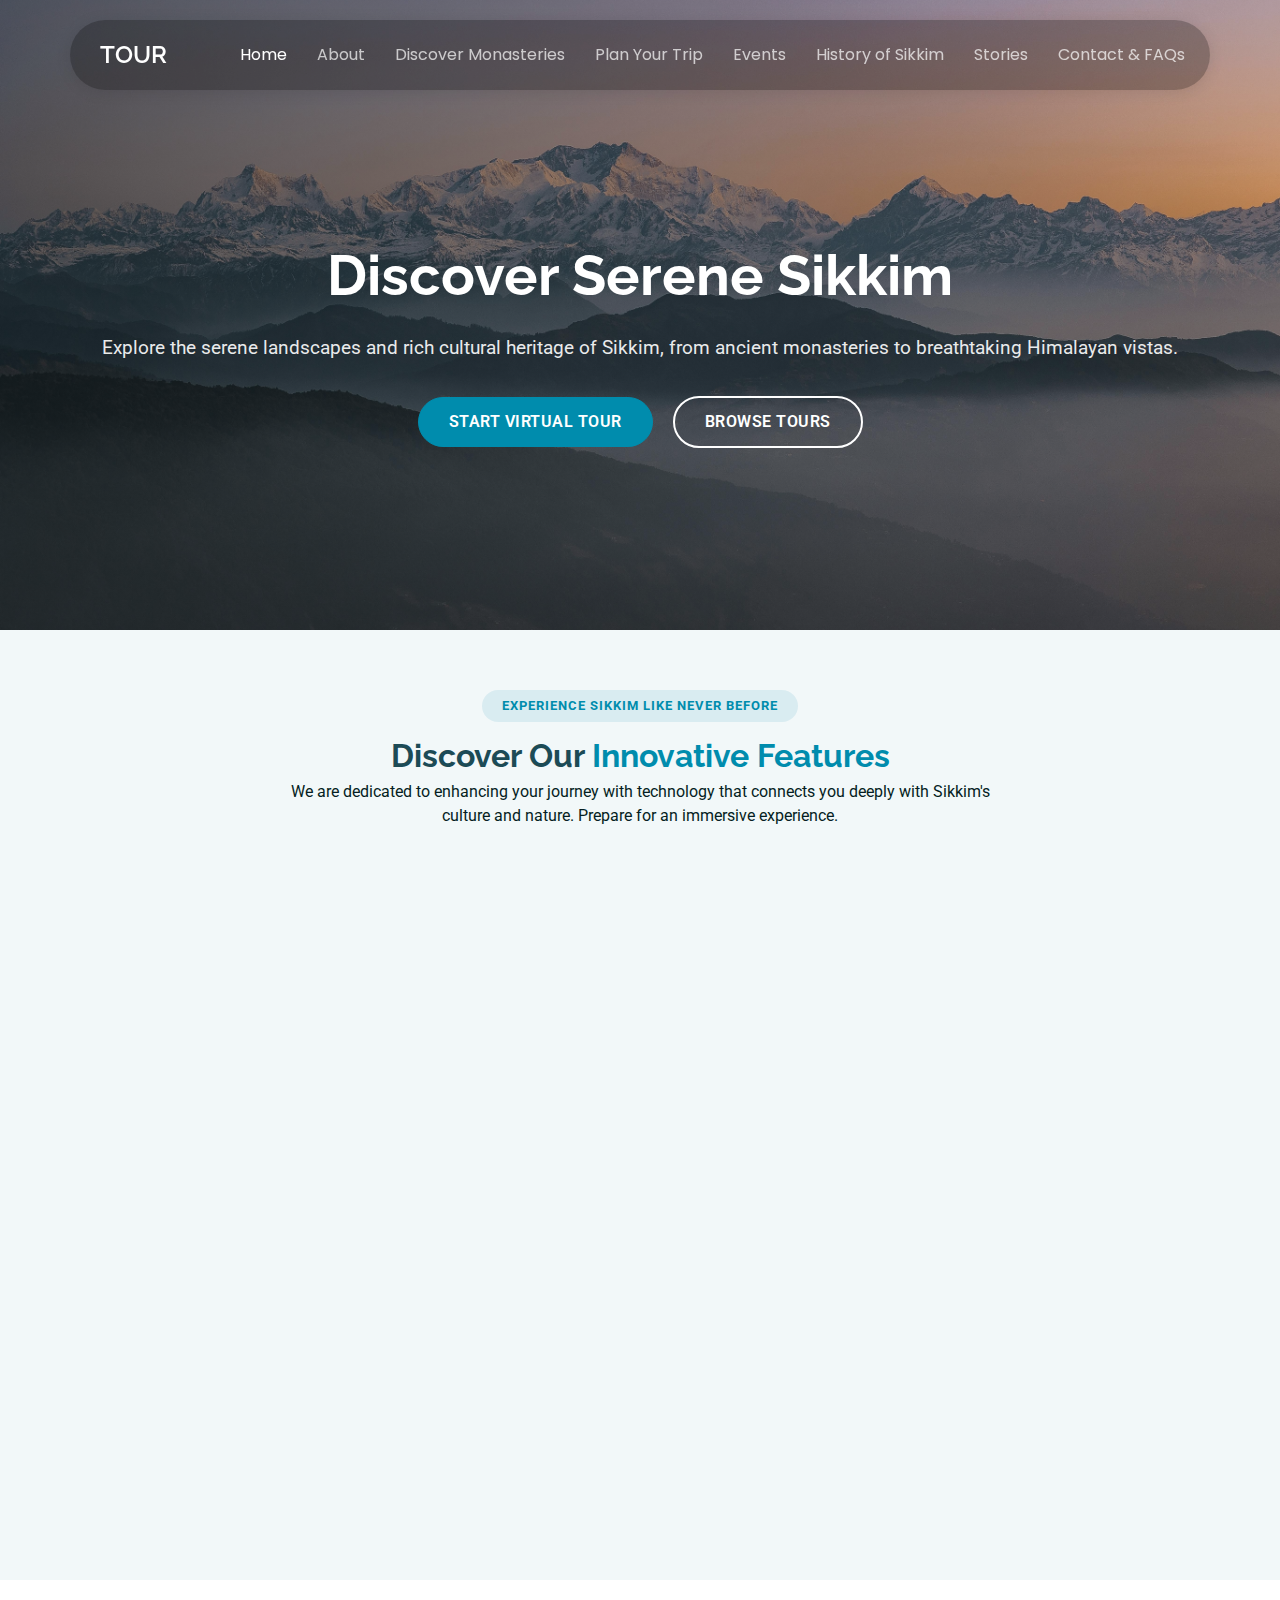
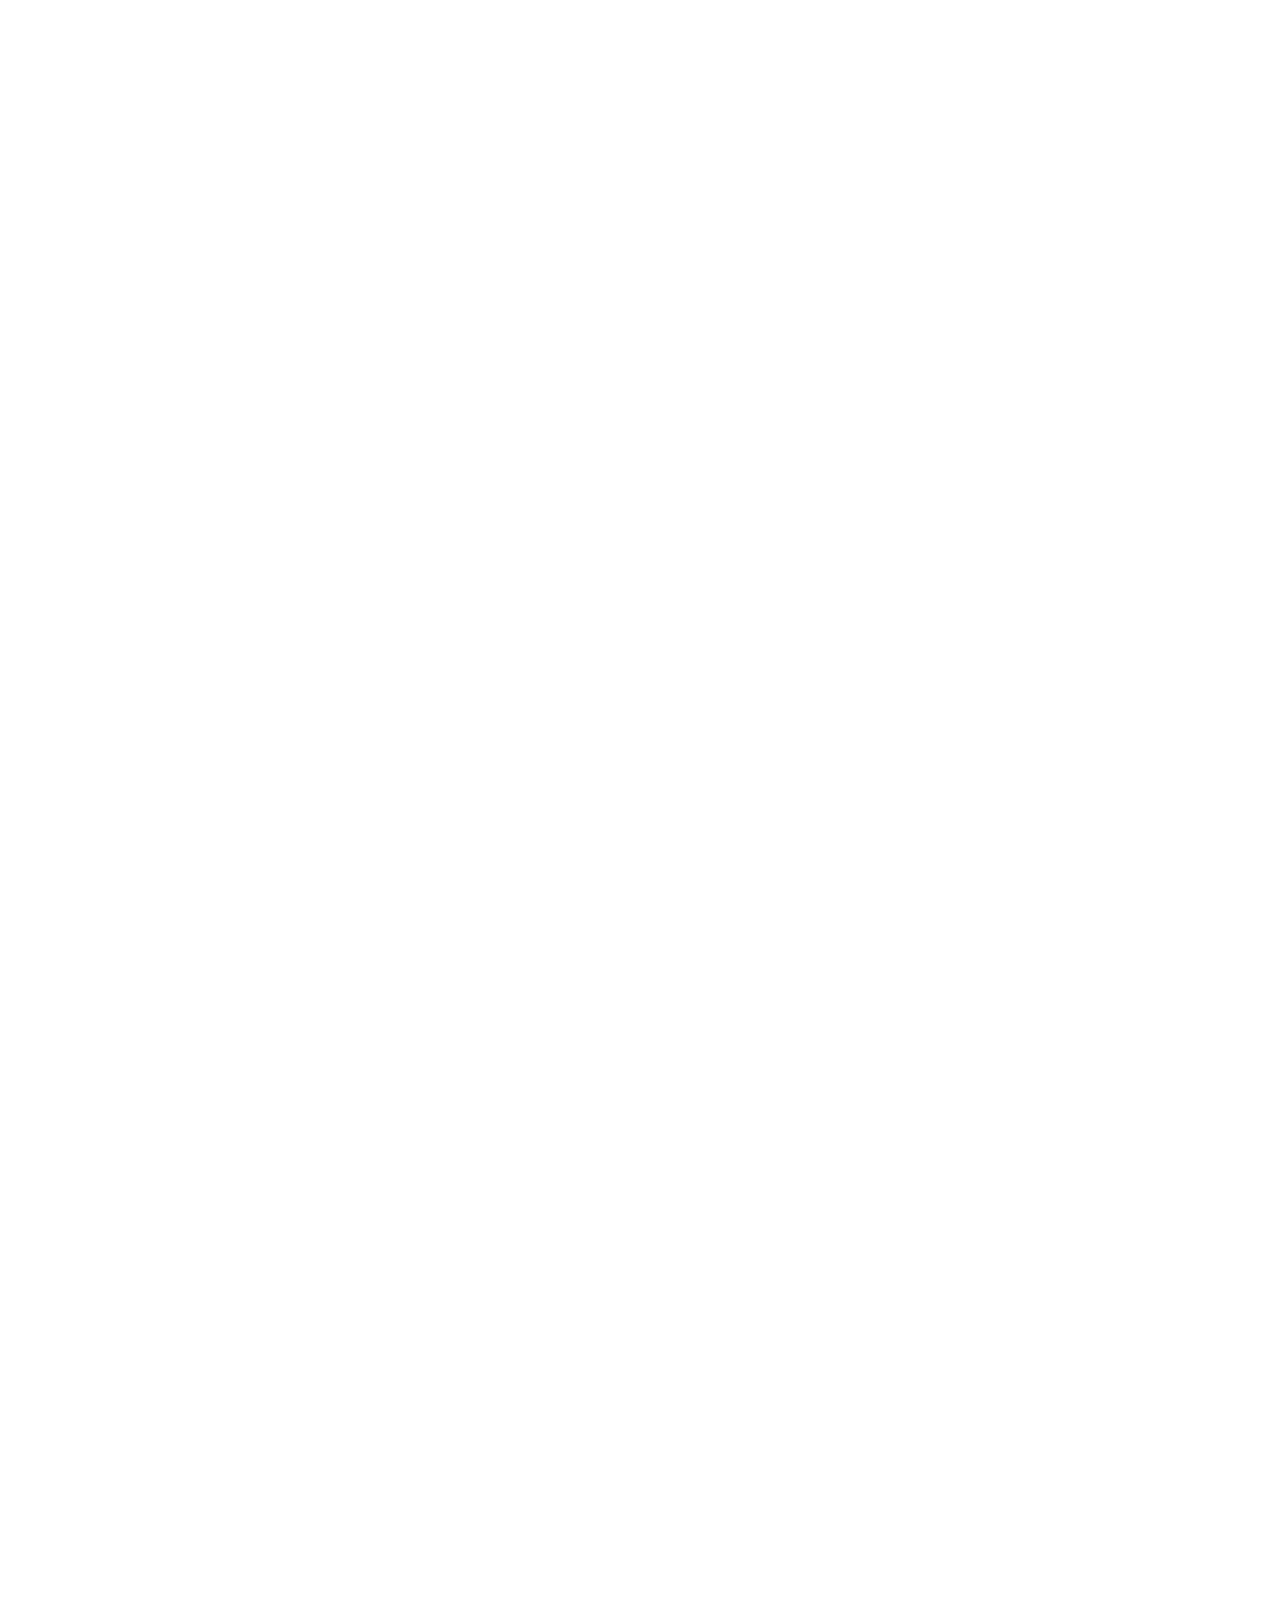
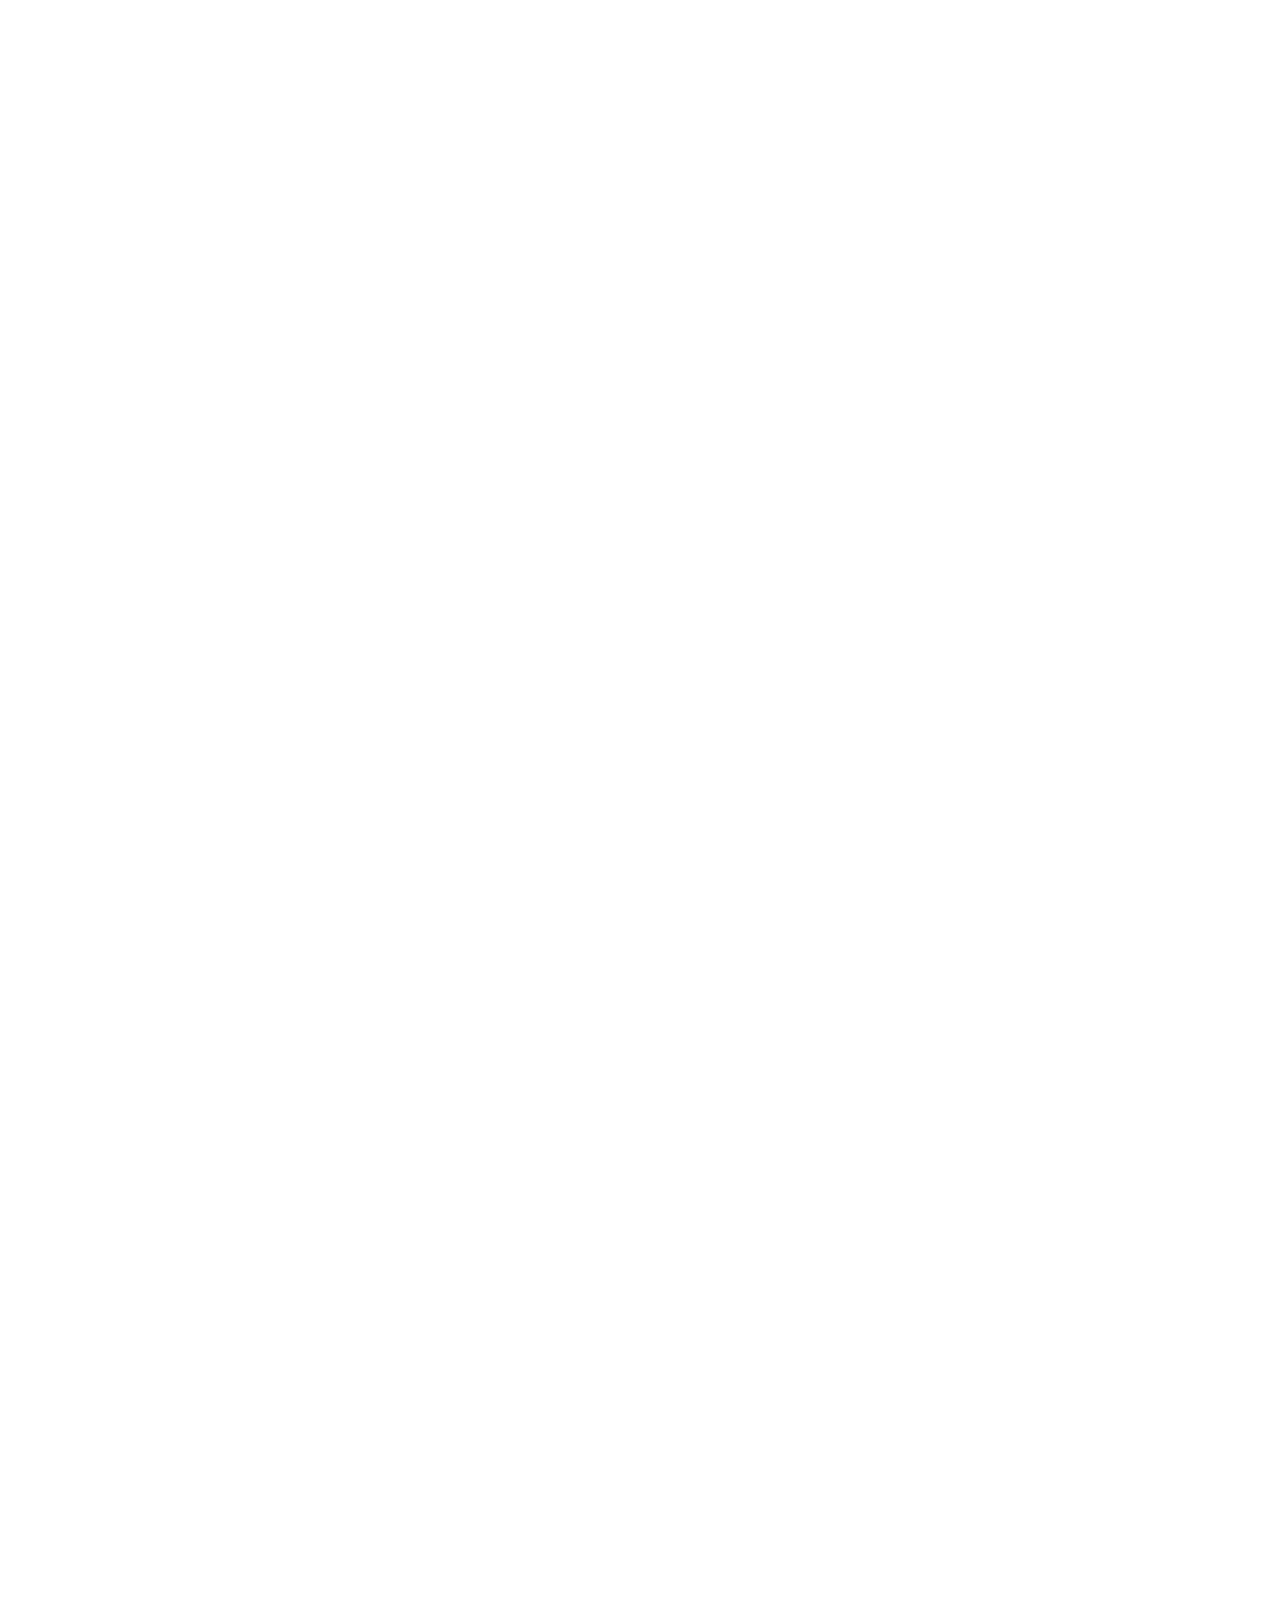
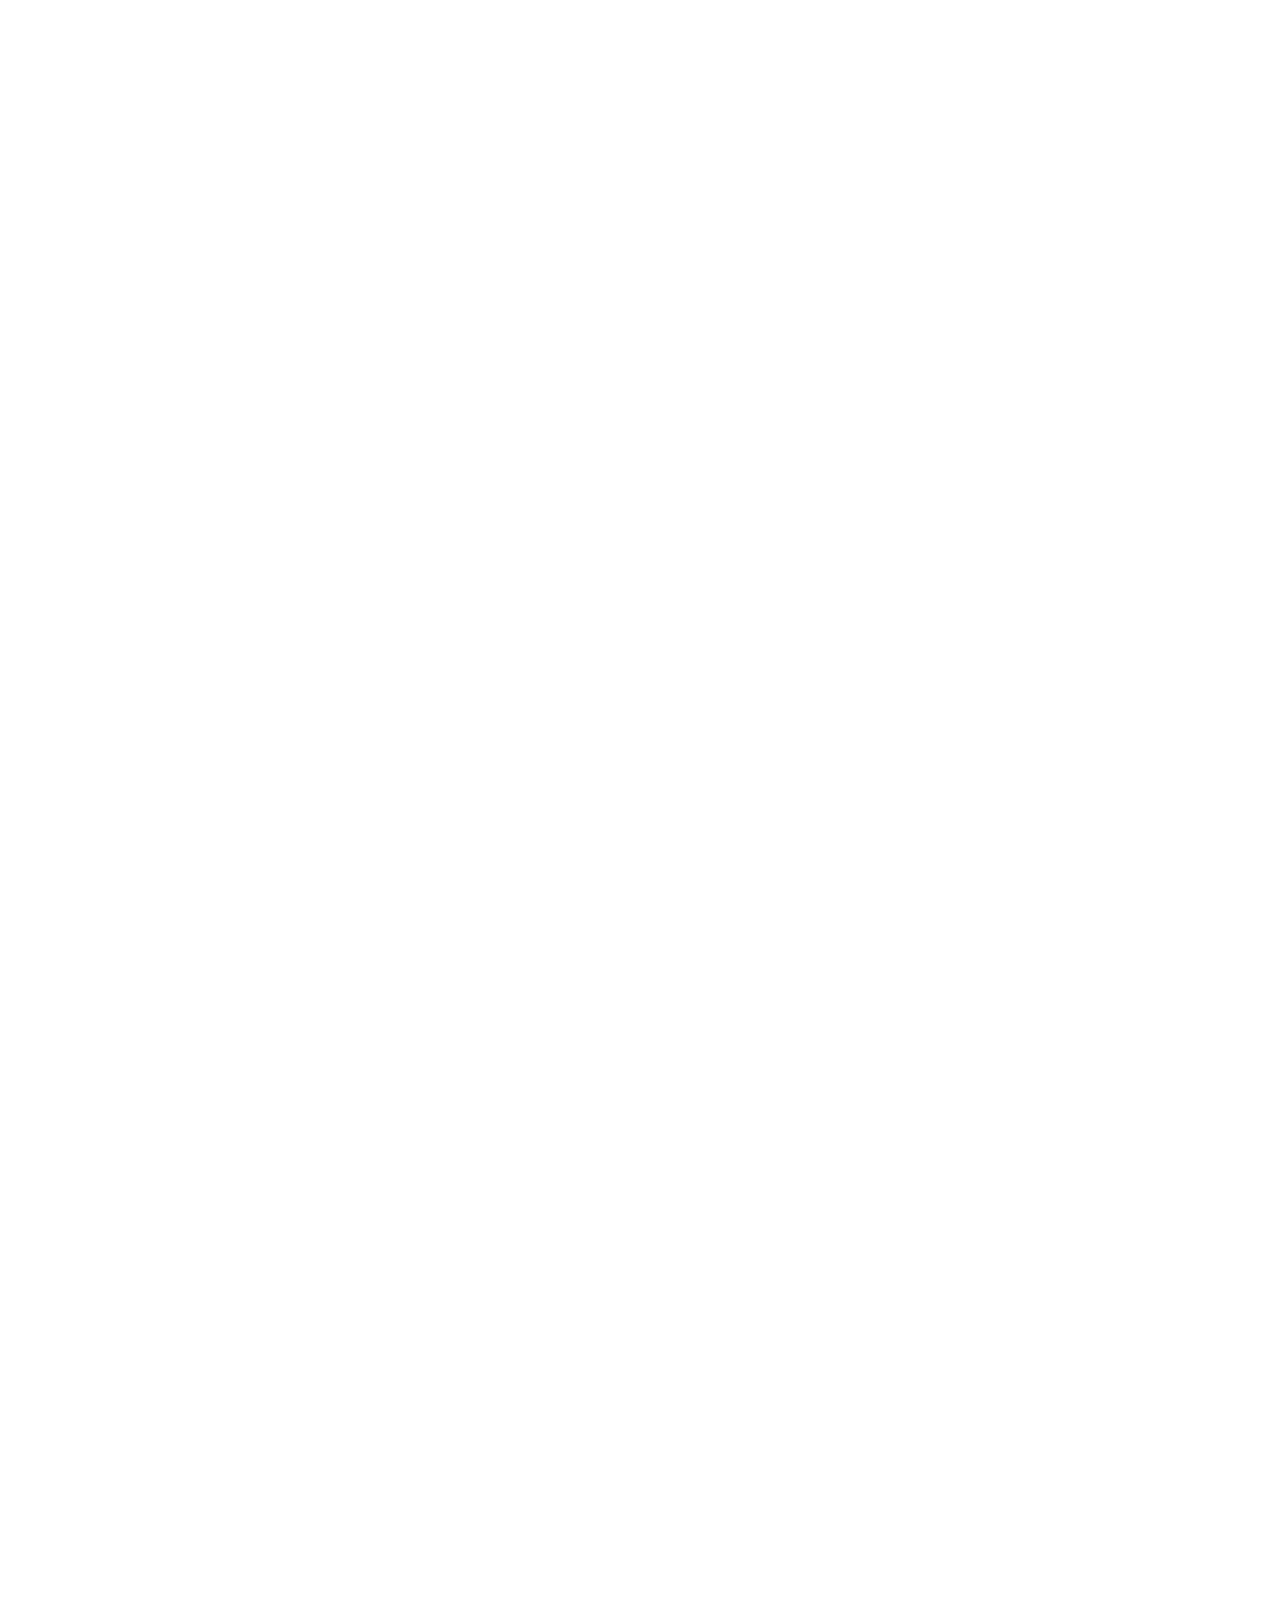
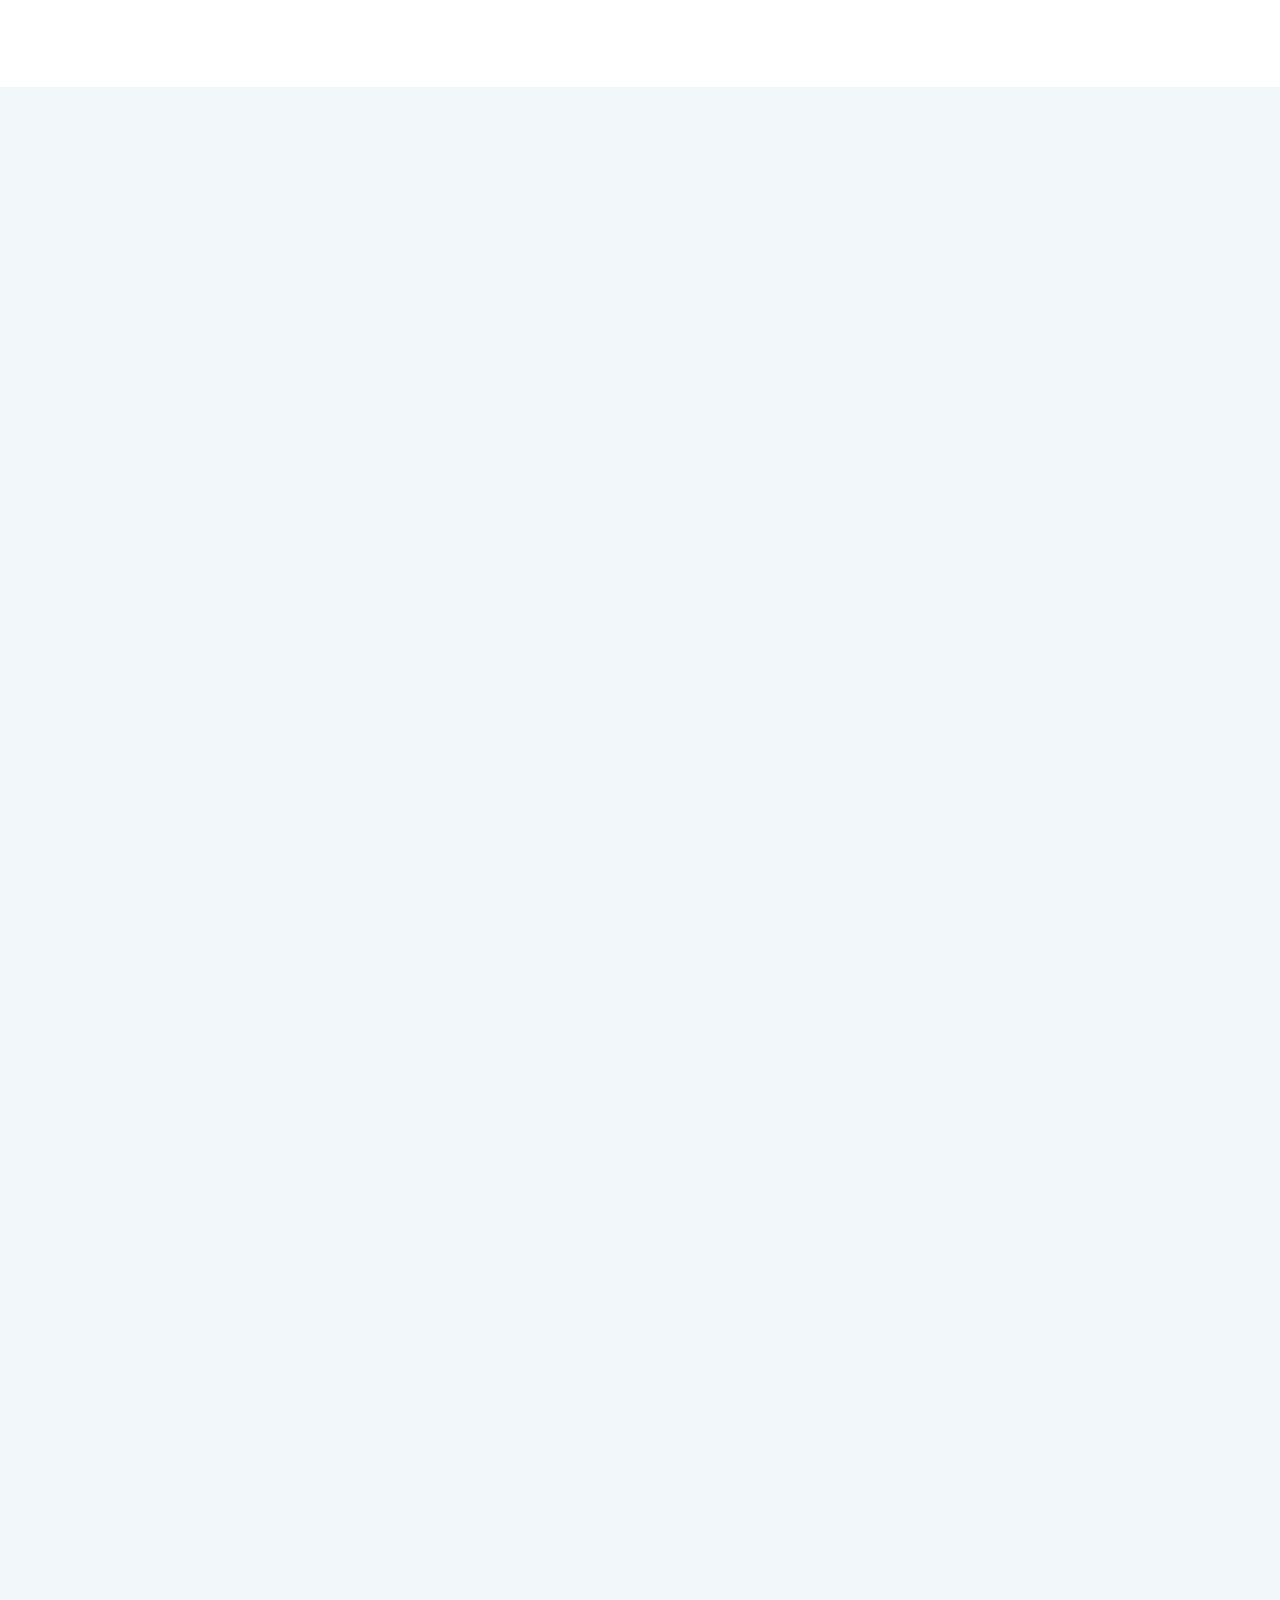
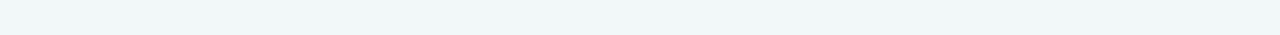
<file: index.html>
<!DOCTYPE html>
<html lang="en">

<head>
  <meta charset="utf-8">
  <meta content="width=device-width, initial-scale=1.0" name="viewport">
  <title>Index - Tour Bootstrap Template</title>
  <meta name="description" content="">
  <meta name="keywords" content="">

  <link href="assets/img/favicon.png" rel="icon">
  <link href="assets/img/apple-touch-icon.png" rel="apple-touch-icon">

  <link href="https://fonts.googleapis.com" rel="preconnect">
  <link href="https://fonts.gstatic.com" rel="preconnect" crossorigin>
  <link href="https://fonts.googleapis.com/css2?family=Roboto:ital,wght@0,100;0,300;0,400;0,500;0,700;0,900;1,100;1,300;1,400;1,500;1,700;1,800;1,900&family=Poppins:ital,wght@0,100;0,200;0,300;0,400;0,500;0,600;0,700;0,800;0,900;1,100;1,200;1,300;1,400;1,500;1,600;1,700;1,800;1,900&family=Raleway:ital,wght@0,100;0,200;0,300;0,400;0,500;0,600;0,700;0,800;0,900;1,100;1,200;1,300;1,400;1,500;1,600;1,700;1,800;1,900&display=swap" rel="stylesheet">

  <link href="assets/vendor/bootstrap/css/bootstrap.min.css" rel="stylesheet">
  <link href="assets/vendor/bootstrap-icons/bootstrap-icons.css" rel="stylesheet">
  <link href="assets/vendor/aos/aos.css" rel="stylesheet">
  <link href="assets/vendor/swiper/swiper-bundle.min.css" rel="stylesheet">
  <link href="assets/vendor/glightbox/css/glightbox.min.css" rel="stylesheet">

  <link href="assets/css/main.css" rel="stylesheet">

  </head>

<body class="index-page">

  <header id="header" class="header d-flex align-items-center fixed-top">
    <div class="header-container container-fluid container-xl position-relative d-flex align-items-center justify-content-between">

      <a href="index.html" class="logo d-flex align-items-center me-auto me-xl-0">
        <h1 class="sitename">TOUR</h1>
      </a>

      <nav id="navmenu" class="navmenu">
        <ul>
          <li><a href="index.html" class="active">Home</a></li>
          <li><a href="about.html">About</a></li>
          <li><a href="discover-monasteries.html">Discover Monasteries</a></li>
          <li><a href="tours.html">Plan Your Trip</a></li>
          <li><a href="events.html">Events</a></li>
          <li><a href="history-of-sikkim.html">History of Sikkim</a></li>
          <li><a href="stories.html">Stories</a></li>
          <li><a href="contact.html">Contact & FAQs</a></li>
        </ul>
        <i class="mobile-nav-toggle d-xl-none bi bi-list"></i>
      </nav>

    </div>
  </header>

  <main class="main">

    <section id="travel-hero" class="travel-hero section dark-background">

      <div class="hero-background">
        <img src="b.jpg" alt="Sikkim Landscape" style="width: 100%; height: 100%; object-fit: cover;">
        <div class="hero-overlay"></div>
      </div>

      <div class="container position-relative">
        <div class="row align-items-center">
          <div class="col-lg-12 text-center">
            <div class="hero-text" data-aos="fade-up" data-aos-delay="100">
              <h1 class="hero-title">Discover Serene Sikkim</h1>
              <p class="hero-subtitle">Explore the serene landscapes and rich cultural heritage of Sikkim, from ancient monasteries to breathtaking Himalayan vistas.</p>
              <div class="hero-buttons">
                <a href="web1.html" class="btn btn-primary me-3">Start Virtual Tour</a>
                <a href="tours.html" class="btn btn-outline">Browse Tours</a>
              </div>
            </div>
          </div>
        </div>
      </div>

    </section><section id="sikkim-features" class="sikkim-features section light-background">
        <div class="container" data-aos="fade-up" data-aos-delay="100">
            <div class="row justify-content-center">
                <div class="col-lg-8 text-center section-title">
                    <h2>Experience Sikkim Like Never Before</h2>
                    <div><span>Discover Our</span> <span class="description-title">Innovative Features</span></div>
                    <p>We are dedicated to enhancing your journey with technology that connects you deeply with Sikkim's culture and nature. Prepare for an immersive experience.</p>
                </div>
            </div>

            <div class="row gy-4">
                <div class="col-md-6" data-aos="fade-up" data-aos-delay="200">
                    <div class="feature-card h-100">
                        <div class="feature-icon">
                            <i class="bi bi-headset-vr"></i>
                        </div>
                        <h4>Smart Audio Guide App</h4>
                        <p>Our upcoming app provides location-based audio guides using Bluetooth beacons and GPS. It works offline, ensuring a rich, informative experience even in remote areas.</p>
                        <a href="#" class="btn btn-outline-primary mt-3">Learn More</a>
                    </div>
                </div>
                <div class="col-md-6" data-aos="fade-up" data-aos-delay="300">
                    <div class="feature-card h-100">
                        <div class="feature-icon">
                            <i class="bi bi-calendar-event"></i>
                        </div>
                        <h4>Cultural Calendar</h4>
                        <p>Stay updated on local events, festivals, and rituals. Our cultural calendar provides schedules and details, with options for booking tours and participating in events.</p>

                        <div class="calendar-container mt-4">
                            <div class="calendar-header">
                                <button id="prev-month" class="btn btn-sm btn-outline-primary">&lt;</button>
                                <h5 class="calendar-month-year mb-0"><span id="month"></span> <span id="year"></span></h5>
                                <button id="next-month" class="btn btn-sm btn-outline-primary">&gt;</button>
                            </div>
                            <div class="calendar-days">
                                <div>Sun</div>
                                <div>Mon</div>
                                <div>Tue</div>
                                <div>Wed</div>
                                <div>Thu</div>
                                <div>Fri</div>
                                <div>Sat</div>
                            </div>
                            <div class="calendar-grid" id="calendar-grid">
                                </div>
                        </div>
                        <a href="#" class="btn btn-outline-primary mt-3">View Full Calendar</a>
                    </div>
                </div>
            </div>
        </div>
    </section><section id="why-us" class="why-us section">

      <div class="container" data-aos="fade-up" data-aos-delay="100">

        <div class="row align-items-center mb-5">
          <div class="col-lg-6" data-aos="fade-right" data-aos-delay="200">
            <div class="content">
              <h3>Journey into Sikkim's Heart</h3>
              <p>Our passion lies in connecting you with the authentic spirit of Sikkim. We partner with local communities and expert guides to offer journeys that are not just trips, but transformative experiences. Every tour is designed to honor the region's unique heritage and stunning natural beauty.</p>
              <p>From the serene ambiance of ancient monasteries to the vibrant traditions of local festivals, we ensure every detail of your adventure is handled with care. Discover Sikkim with us, knowing you are contributing to a sustainable and culturally rich tourism model.</p>
              <div class="stats-row">
                <div class="stat-item">
                  <span data-purecounter-start="0" data-purecounter-end="108" data-purecounter-duration="2" class="purecounter">0</span>
                  <div class="stat-label">Monasteries Explored</div>
                </div>
                <div class="stat-item">
                  <span data-purecounter-start="0" data-purecounter-end="500" data-purecounter-duration="2" class="purecounter">0</span>
                  <div class="stat-label">Local Artisans Supported</div>
                </div>
                <div class="stat-item">
                  <span data-purecounter-start="0" data-purecounter-end="2500" data-purecounter-duration="2" class="purecounter">0</span>
                  <div class="stat-label">Hours of Virtual Tours</div>
                </div>
              </div>
            </div>
          </div>
          <div class="col-lg-6" data-aos="fade-left" data-aos-delay="300">
            <div class="about-image">
              <img src="b1.jpg" alt="Local expert guiding a tour in Sikkim" class="img-fluid rounded-4">
              <div class="experience-badge">
                <div class="experience-number">10+</div>
                <div class="experience-text">Years of Local Expertise</div>
              </div>
            </div>
          </div>
        </div><div class="why-choose-section">
          <div class="row justify-content-center">
            <div class="col-lg-8 text-center mb-5" data-aos="fade-up" data-aos-delay="100">
              <h3>Why Choose Us for Your Next Adventure</h3>
              <p>Sed do eiusmod tempor incididunt ut labore et dolore magna aliqua. Ut enim ad minim veniam, quis nostrud exercitation ullamco laboris.</p>
            </div>
          </div>

          <div class="row g-4">
            <div class="col-lg-4 col-md-6" data-aos="fade-up" data-aos-delay="200">
              <div class="feature-card">
                <div class="feature-icon">
                  <i class="bi bi-people-fill"></i>
                </div>
                <h4>Local Guides</h4>
                <p>Benefit from the deep knowledge and personal connections of our expert local guides, who transform a simple tour into an unforgettable cultural exchange.</p>
              </div>
            </div>

            <div class="col-lg-4 col-md-6" data-aos="fade-up" data-aos-delay="250">
              <div class="feature-card">
                <div class="feature-icon">
                  <i class="bi bi-robot"></i>
                </div>
                <h4>AI Trip Planner</h4>
                <p>Our AI-powered trip planner analyzes your preferences to create a personalized itinerary, suggesting the best routes, times, and activities tailored just for you.</p>
              </div>
            </div>

            <div class="col-lg-4 col-md-6" data-aos="fade-up" data-aos-delay="300">
              <div class="feature-card">
                <div class="feature-icon">
                  <i class="bi bi-journal-bookmark-fill"></i>
                </div>
                <h4>Digital Archives</h4>
                <p>Dive into Sikkim's rich history with our digital archives, featuring scanned manuscripts, murals, and historical documents, all accessible with an AI-powered search.</p>
              </div>
            </div>

            <div class="col-lg-4 col-md-6" data-aos="fade-up" data-aos-delay="350">
              <a href="interactive map.html">
              <div class="feature-card">
                <div class="feature-icon">
                  <i class="bi bi-map"></i>
                </div>
                <h4>Interactive Map</h4>
                <p>Navigate with ease using our interactive geo-tagged map, which shows monastery locations, travel routes, and nearby points of interest for a seamless journey.</p>
              </div>
              </a>
            </div>

            <div class="col-lg-4 col-md-6" data-aos="fade-up" data-aos-delay="400">
              <div class="feature-card">
                <div class="feature-icon">
                  <i class="bi bi-ticket-detailed"></i>
                </div>
                <h4>Booking & Participation</h4>
                <p>Effortlessly book tours and secure your spot in local events and festivals with our integrated booking system, designed for a hassle-free planning experience.</p>
              </div>
            </div>

            <div class="col-lg-4 col-md-6" data-aos="fade-up" data-aos-delay="450">
              <div class="feature-card">
                <div class="feature-icon">
                  <i class="bi bi-headset"></i>
                </div>
                <h4>24/7 Support</h4>
                <p>Receive assistance anytime, anywhere. Our dedicated support team is available around the clock to ensure your trip is smooth, safe, and worry-free.</p>
              </div>
            </div>
          </div></div></div>

    </section><section id="featured-destinations" class="featured-destinations section">

      <div class="container section-title" data-aos="fade-up">
        <h2>Featured Destinations</h2>
        <div><span>Check Our</span> <span class="description-title">Featured Destinations</span></div>
      </div><div class="container" data-aos="fade-up" data-aos-delay="100">

        <div class="row">

          <div class="col-lg-6" data-aos="zoom-in" data-aos-delay="200">
            <div class="featured-destination">
              <div class="destination-overlay">
                <img src="assets/img/travel/destination-3.webp" alt="Tropical Paradise" class="img-fluid">
                <div class="destination-info">
                  <span class="destination-tag">Popular Choice</span>
                  <h3>Tropical Paradise</h3>
                  <p class="location"><i class="bi bi-geo-alt-fill"></i> Maldives</p>
                  <p class="description">Pristine beaches, crystal-clear waters, and luxury overwater villas await in this tropical paradise destination.</p>
                  <div class="destination-meta">
                    <div class="tours-count">
                      <i class="bi bi-collection"></i>
                      <span>22 Packages</span>
                    </div>
                    <div class="rating">
                      <i class="bi bi-star-fill"></i>
                      <span>4.9 (412)</span>
                    </div>
                  </div>
                  <div class="price-info">
                    <span class="starting-from">Starting from</span>
                    <span class="amount">$2,150</span>
                  </div>
                  <a href="destination-details.html" class="explore-btn">
                    <span>Explore Now</span>
                    <i class="bi bi-arrow-right"></i>
                  </a>
                </div>
              </div>
            </div>
          </div>

          <div class="col-lg-6">
            <div class="row g-3">

              <div class="col-12" data-aos="fade-left" data-aos-delay="300">
                <div class="compact-destination">
                  <div class="destination-image">
                    <img src="assets/img/travel/destination-7.webp" alt="Mountain Adventure" class="img-fluid">
                    <div class="badge-offer">Best Value</div>
                  </div>
                  <div class="destination-details">
                    <h4>Mountain Adventure</h4>
                    <p class="location"><i class="bi bi-geo-alt"></i> Nepal</p>
                    <p class="brief">Breathtaking Himalayan peaks and ancient Buddhist temples create an unforgettable spiritual journey.</p>
                    <div class="stats-row">
                      <span class="tour-count"><i class="bi bi-calendar-check"></i> 16 Tours</span>
                      <span class="rating"><i class="bi bi-star-fill"></i> 4.8</span>
                      <span class="price">from $1,420</span>
                    </div>
                    <a href="destination-details.html" class="quick-link">View Details <i class="bi bi-chevron-right"></i></a>
                  </div>
                </div>
              </div>

              <div class="col-12" data-aos="fade-left" data-aos-delay="400">
                <div class="compact-destination">
                  <div class="destination-image">
                    <img src="assets/img/travel/destination-11.webp" alt="Cultural Heritage" class="img-fluid">
                  </div>
                  <div class="destination-details">
                    <h4>Cultural Heritage</h4>
                    <p class="location"><i class="bi bi-geo-alt"></i> Peru</p>
                    <p class="brief">Discover ancient civilizations, colorful markets, and archaeological wonders in the heart of South America.</p>
                    <div class="stats-row">
                      <span class="tour-count"><i class="bi bi-calendar-check"></i> 9 Expeditions</span>
                      <span class="rating"><i class="bi bi-star-fill"></i> 4.7</span>
                      <span class="price">from $980</span>
                    </div>
                    <a href="destination-details.html" class="quick-link">View Details <i class="bi bi-chevron-right"></i></a>
                  </div>
                </div>
              </div>

              <div class="col-12" data-aos="fade-left" data-aos-delay="500">
                <div class="compact-destination">
                  <div class="destination-image">
                    <img src="assets/img/travel/destination-16.webp" alt="Safari Experience" class="img-fluid">
                    <div class="badge-offer limited">Limited Spots</div>
                  </div>
                  <div class="destination-details">
                    <h4>Safari Experience</h4>
                    <p class="location"><i class="bi bi-geo-alt"></i> Kenya</p>
                    <p class="brief">Witness the Big Five and experience the great migration in Africa's most spectacular wildlife reserves.</p>
                    <div class="stats-row">
                      <span class="tour-count"><i class="bi bi-calendar-check"></i> 11 Safaris</span>
                      <span class="rating"><i class="bi bi-star-fill"></i> 4.9</span>
                      <span class="price">from $2,750</span>
                    </div>
                    <a href="destination-details.html" class="quick-link">View Details <i class="bi bi-chevron-right"></i></a>
                  </div>
                </div>
              </div>

            </div>
          </div>

        </div>

      </div>

    </section><section id="featured-tours" class="featured-tours section">

      <div class="container section-title" data-aos="fade-up">
        <h2>Featured Tours</h2>
        <div><span>Check Our</span> <span class="description-title">Featured Tours</span></div>
      </div><div class="container" data-aos="fade-up" data-aos-delay="100">

        <div class="row gy-4">
          <div class="col-lg-4 col-md-6" data-aos="fade-up" data-aos-delay="200">
            <div class="tour-card">
              <div class="tour-image">
                <img src="assets/img/travel/tour-1.webp" alt="Serene Beach Retreat" class="img-fluid" loading="lazy">
                <div class="tour-badge">Top Rated</div>
                <div class="tour-price">$2,150</div>
              </div>
              <div class="tour-content">
                <h4>Serene Beach Retreat</h4>
                <div class="tour-meta">
                  <span class="duration"><i class="bi bi-clock"></i> 8 Days</span>
                  <span class="group-size"><i class="bi bi-people"></i> Max 6</span>
                </div>
                <p>Mauris ipsum neque, cursus ac ipsum at, iaculis facilisis ligula. Suspendisse non sapien vel enim cursus semper.</p>
                <div class="tour-highlights">
                  <span>Maldives</span>
                  <span>Seychelles</span>
                  <span>Bora Bora</span>
                </div>
                <div class="tour-action">
                  <a href="booking.html" class="btn-book">Book Now</a>
                  <div class="tour-rating">
                    <i class="bi bi-star-fill"></i>
                    <i class="bi bi-star-fill"></i>
                    <i class="bi bi-star-fill"></i>
                    <i class="bi bi-star-fill"></i>
                    <i class="bi bi-star-half"></i>
                    <span>4.8 (95)</span>
                  </div>
                </div>
              </div>
            </div>
          </div><div class="col-lg-4 col-md-6" data-aos="fade-up" data-aos-delay="300">
            <div class="tour-card">
              <div class="tour-image">
                <img src="assets/img/travel/tour-2.webp" alt="Arctic Expedition" class="img-fluid" loading="lazy">
                <div class="tour-badge limited">Only 3 Spots!</div>
                <div class="tour-price">$5,700</div>
              </div>
              <div class="tour-content">
                <h4>Arctic Wilderness Expedition</h4>
                <div class="tour-meta">
                  <span class="duration"><i class="bi bi-clock"></i> 10 Days</span>
                  <span class="group-size"><i class="bi bi-people"></i> Max 8</span>
                </div>
                <p>Vestibulum ante ipsum primis in faucibus orci luctus et ultrices posuere cubilia Curae; Donec dictum non massa nec fermentum.</p>
                <div class="tour-highlights">
                  <span>Greenland</span>
                  <span>Iceland</span>
                  <span>Norway</span>
                </div>
                <div class="tour-action">
                  <a href="booking.html" class="btn-book">Book Now</a>
                  <div class="tour-rating">
                    <i class="bi bi-star-fill"></i>
                    <i class="bi bi-star-fill"></i>
                    <i class="bi bi-star-fill"></i>
                    <i class="bi bi-star-fill"></i>
                    <i class="bi bi-star"></i>
                    <span>4.6 (55)</span>
                  </div>
                </div>
              </div>
            </div>
          </div><div class="col-lg-4 col-md-6" data-aos="fade-up" data-aos-delay="400">
            <div class="tour-card">
              <div class="tour-image">
                <img src="assets/img/travel/tour-4.webp" alt="Desert Safari" class="img-fluid" loading="lazy">
                <div class="tour-badge new">Newly Added</div>
                <div class="tour-price">$1,400</div>
              </div>
              <div class="tour-content">
                <h4>Sahara Desert Discovery</h4>
                <div class="tour-meta">
                  <span class="duration"><i class="bi bi-clock"></i> 5 Days</span>
                  <span class="group-size"><i class="bi bi-people"></i> Max 10</span>
                </div>
                <p>Pellentesque euismod tincidunt turpis ac tristique. Phasellus vitae lacus in enim mollis facilisis vel quis ex. In hac habitasse platea dictumst.</p>
                <div class="tour-highlights">
                  <span>Morocco</span>
                  <span>Egypt</span>
                  <span>Dubai</span>
                </div>
                <div class="tour-action">
                  <a href="booking.html" class="btn-book">Book Now</a>
                  <div class="tour-rating">
                    <i class="bi bi-star-fill"></i>
                    <i class="bi bi-star-fill"></i>
                    <i class="bi bi-star-fill"></i>
                    <i class="bi bi-star-fill"></i>
                    <i class="bi bi-star-fill"></i>
                    <span>4.9 (72)</span>
                  </div>
                </div>
              </div>
            </div>
          </div><div class="col-lg-4 col-md-6" data-aos="fade-up" data-aos-delay="200">
            <div class="tour-card">
              <div class="tour-image">
                <img src="assets/img/travel/tour-5.webp" alt="Coastal Explorer" class="img-fluid" loading="lazy">
                <div class="tour-badge">Popular Choice</div>
                <div class="tour-price">$1,980</div>
              </div>
              <div class="tour-content">
                <h4>Mediterranean Coastal Cruise</h4>
                <div class="tour-meta">
                  <span class="duration"><i class="bi bi-clock"></i> 9 Days</span>
                  <span class="group-size"><i class="bi bi-people"></i> Max 15</span>
                </div>
                <p>Nullam lacinia justo eget ex sodales, vel finibus orci aliquet. Donec auctor, elit ut molestie gravida, magna mi molestie nisi.</p>
                <div class="tour-highlights">
                  <span>Greece</span>
                  <span>Croatia</span>
                  <span>Italy</span>
                </div>
                <div class="tour-action">
                  <a href="booking.html" class="btn-book">Book Now</a>
                  <div class="tour-rating">
                    <i class="bi bi-star-fill"></i>
                    <i class="bi bi-star-fill"></i>
                    <i class="bi bi-star-fill"></i>
                    <i class="bi bi-star-fill"></i>
                    <i class="bi bi-star-half"></i>
                    <span>4.7 (110)</span>
                  </div>
                </div>
              </div>
            </div>
          </div><div class="col-lg-4 col-md-6" data-aos="fade-up" data-aos-delay="300">
            <div class="tour-card">
              <div class="tour-image">
                <img src="assets/img/travel/tour-6.webp" alt="Rainforest Trek" class="img-fluid" loading="lazy">
                <div class="tour-badge cultural">Eco-Friendly</div>
                <div class="tour-price">$2,650</div>
              </div>
              <div class="tour-content">
                <h4>Amazon Rainforest Trek</h4>
                <div class="tour-meta">
                  <span class="duration"><i class="bi bi-clock"></i> 12 Days</span>
                  <span class="group-size"><i class="bi bi-people"></i> Max 10</span>
                </div>
                <p>Quisque dictum felis eu tortor mollis, quis tincidunt arcu pharetra. A pellentesque sit amet, consectetur adipiscing elit.</p>
                <div class="tour-highlights">
                  <span>Brazil</span>
                  <span>Ecuador</span>
                  <span>Peru</span>
                </div>
                <div class="tour-action">
                  <a href="booking.html" class="btn-book">Book Now</a>
                  <div class="tour-rating">
                    <i class="bi bi-star-fill"></i>
                    <i class="bi bi-star-fill"></i>
                    <i class="bi bi-star-fill"></i>
                    <i class="bi bi-star-fill"></i>
                    <i class="bi bi-star"></i>
                    <span>4.5 (88)</span>
                  </div>
                </div>
              </div>
            </div>
          </div><div class="col-lg-4 col-md-6" data-aos="fade-up" data-aos-delay="400">
            <div class="tour-card">
              <div class="tour-image">
                <img src="assets/img/travel/tour-8.webp" alt="Patagonian Peaks" class="img-fluid" loading="lazy">
                <div class="tour-badge adventure">Adventure Seekers</div>
                <div class="tour-price">$3,950</div>
              </div>
              <div class="tour-content">
                <h4>Patagonian Peaks &amp; Glaciers</h4>
                <div class="tour-meta">
                  <span class="duration"><i class="bi bi-clock"></i> 14 Days</span>
                  <span class="group-size"><i class="bi bi-people"></i> Max 10</span>
                </div>
                <p>Vivamus eget semper neque. Ut porttitor mi at odio egestas, non vestibulum est malesuada. Nunc facilisis in felis eget efficitur.</p>
                <div class="tour-highlights">
                  <span>Argentina</span>
                  <span>Chile</span>
                  <span>Ushuaia</span>
                </div>
                <div class="tour-action">
                  <a href="booking.html" class="btn-book">Book Now</a>
                  <div class="tour-rating">
                    <i class="bi bi-star-fill"></i>
                    <i class="bi bi-star-fill"></i>
                    <i class="bi bi-star-fill"></i>
                    <i class="bi bi-star-fill"></i>
                    <i class="bi bi-star-fill"></i>
                    <span>4.9 (60)</span>
                  </div>
                </div>
              </div>
            </div>
          </div></div>

        <div class="text-center mt-5" data-aos="fade-up" data-aos-delay="500">
          <a href="tours.html" class="btn-view-all">View All Tours</a>
        </div>

      </div>

    </section><section id="testimonials-home" class="testimonials-home section">

      <div class="container section-title" data-aos="fade-up">
        <h2>Testimonials</h2>
        <div><span>What Our Customers</span> <span class="description-title">Are Saying</span></div>
      </div><div class="container" data-aos="fade-up" data-aos-delay="100">

        <div class="swiper init-swiper">
          <script type="application/json" class="swiper-config">
            {
              "loop": true,
              "speed": 600,
              "autoplay": {
                "delay": 5000
              },
              "slidesPerView": "auto",
              "pagination": {
                "el": ".swiper-pagination",
                "type": "bullets",
                "clickable": true
              },
              "breakpoints": {
                "320": {
                  "slidesPerView": 1,
                  "spaceBetween": 40
                },
                "1200": {
                  "slidesPerView": 3,
                  "spaceBetween": 1
                }
              }
            }
          </script>
          <div class="swiper-wrapper">

            <div class="swiper-slide">
              <div class="testimonial-item">
                <p>
                  <i class="bi bi-quote quote-icon-left"></i>
                  <span>Visiting the monasteries in Sikkim was a profound experience. The air is filled with a sense of peace, and the chants of the monks resonate deep within you. The intricate murals and ancient manuscripts at Rumtek Monastery were breathtaking. It's more than a tour; it's a spiritual journey that I will cherish forever.</span>
                  <i class="bi bi-quote quote-icon-right"></i>
                </p>
                <img src="assets/img/person/person-m-9.webp" class="testimonial-img" alt="">
                <h3>Priya S.</h3>
                <h4>Visitor from Chennai</h4>
              </div>
            </div><div class="swiper-slide">
              <div class="testimonial-item">
                <p>
                  <i class="bi bi-quote quote-icon-left"></i>
                  <span>The people of Sikkim are truly the heart of this beautiful state. From our local guide who shared personal stories to the family who welcomed us for tea, every interaction was filled with warmth and genuine kindness. Their respect for their culture and nature is inspiring. I felt completely at home and safe throughout my entire trip.</span>
                  <i class="bi bi-quote quote-icon-right"></i>
                </p>
                <img src="assets/img/person/person-f-5.webp" class="testimonial-img" alt="">
                <h3>David M.</h3>
                <h4>Traveler from New York</h4>
              </div>
            </div><div class="swiper-slide">
              <div class="testimonial-item">
                <p>
                  <i class="bi bi-quote quote-icon-left"></i>
                  <span>Sikkim is a perfect blend of adventure and cultural immersion. Trekking to the stunning views of Mount Kanchenjunga was a highlight, but equally memorable was the time spent exploring the vibrant local markets and tasting authentic Sikkimese cuisine. The people's behavior and the beautiful, preserved culture make it a destination I would highly recommend to everyone.</span>
                  <i class="bi bi-quote quote-icon-right"></i>
                </p>
                <img src="assets/img/person/person-f-12.webp" class="testimonial-img" alt="">
                <h3>Aisha K.</h3>
                <h4>Adventurer from Dubai</h4>
              </div>
            </div><div class="swiper-slide">
              <div class="testimonial-item">
                <p>
                  <i class="bi bi-quote quote-icon-left"></i>
                  <span>I came for the mountains, but stayed for the serenity. Every morning, I was greeted by the peaceful chanting from a nearby monastery and the most incredible panoramic views. It’s a place that not only offers adventure but also a deep sense of calm and spiritual connection.</span>
                  <i class="bi bi-quote quote-icon-right"></i>
                </p>
                <img src="assets/img/person/person-m-12.webp" class="testimonial-img" alt="">
                <h3>Anjali Sharma</h3>
                <h4>Travel Blogger</h4>
              </div>
            </div><div class="swiper-slide">
              <div class="testimonial-item">
                <p>
                  <i class="bi bi-quote quote-icon-left"></i>
                  <span>From the moment I arrived, the hospitality was incredible. The vibrant colors of the prayer flags and the fragrant incense in the air made for a truly magical atmosphere. The food was a delightful surprise! A rich and flavorful experience that perfectly complemented the cultural richness of my journey.</span>
                  <i class="bi bi-quote quote-icon-right"></i>
                </p>
                <img src="assets/img/person/person-m-13.webp" class="testimonial-img" alt="">
                <h3>Sanjay Kapoor</h3>
                <h4>Explorer</h4>
              </div>
            </div></div>
          <div class="swiper-pagination"></div>
        </div>

      </div>

    </section><section id="call-to-action" class="call-to-action section light-background">

      <div class="container" data-aos="fade-up" data-aos-delay="100">

        <div class="hero-content" data-aos="zoom-in" data-aos-delay="200">
          <div class="content-wrapper">
            <div class="badge-wrapper">
              <span class="promo-badge">Limited Time Offer</span>
            </div>
            <h2>Discover Your Next Adventure</h2>
            <p>Unlock incredible destinations with our specially curated travel packages. From exotic beaches to mountain peaks, your perfect getaway awaits.</p>

            <div class="action-section">
              <div class="main-actions">
                <a href="destinations.html" class="btn btn-explore">
                  <i class="bi bi-compass"></i>
                  Explore Now
                </a>
                <a href="deals.html" class="btn btn-deals">
                  <i class="bi bi-percent"></i>
                  View Deals
                </a>
              </div>

              <div class="quick-contact">
                <span class="contact-label">Need help choosing?</span>
                <a href="tel:+1555123456" class="contact-link">
                  <i class="bi bi-telephone"></i>
                  Call +1 (555) 123-456
                </a>
              </div>
            </div>
          </div>

          <div class="visual-element">
            <img src="assets/img/travel/showcase-3.webp" alt="Travel Adventure" class="hero-image" loading="lazy">
            <div class="image-overlay">
              <div class="stat-item">
                <span class="stat-number">500+</span>
                <span class="stat-label">Destinations</span>
              </div>
              <div class="stat-item">
                <span class="stat-number">10K+</span>
                <span class="stat-label">Happy Travelers</span>
              </div>
            </div>
          </div>
        </div>

        <div class="newsletter-section" data-aos="fade-up" data-aos-delay="300">
          <div class="newsletter-card">
            <div class="newsletter-content">
              <div class="newsletter-icon">
                <i class="bi bi-envelope-heart"></i>
              </div>
              <div class="newsletter-text">
                <h3>Stay in the Loop</h3>
                <p>Get exclusive travel deals and destination guides delivered to your inbox</p>
              </div>
            </div>

            <form class="php-email-form newsletter-form" action="forms/newsletter.php" method="post">
              <div class="form-wrapper">
                <input type="email" name="email" class="email-input" placeholder="Your email address" required="">
                <button type="submit" class="subscribe-btn">
                  <i class="bi bi-arrow-right"></i>
                </button>
              </div>

              <div class="loading">Loading</div>
              <div class="error-message"></div>
              <div class="sent-message">Welcome aboard! Check your email for exclusive offers.</div>

              <div class="trust-indicators">
                <i class="bi bi-lock"></i>
                <span>We protect your privacy. Unsubscribe anytime.</span>
              </div>
            </form>
          </div>
        </div>

        <div class="benefits-showcase" data-aos="fade-up" data-aos-delay="400">
          <div class="benefits-header">
            <h3>Why Choose Our Adventures</h3>
            <p>Experience the difference with our premium travel services</p>
          </div>

          <div class="benefits-grid">
            <div class="benefit-card" data-aos="flip-left" data-aos-delay="450">
              <div class="benefit-visual">
                <div class="benefit-icon-wrap">
                  <i class="bi bi-geo-alt"></i>
                </div>
                <div class="benefit-pattern"></div>
              </div>
              <div class="benefit-content">
                <h4>Handpicked Destinations</h4>
                <p>Every location is carefully selected by our travel experts for authentic experiences</p>
              </div>
            </div>

            <div class="benefit-card" data-aos="flip-left" data-aos-delay="500">
              <div class="benefit-visual">
                <div class="benefit-icon-wrap">
                  <i class="bi bi-award"></i>
                </div>
                <div class="benefit-pattern"></div>
              </div>
              <div class="benefit-content">
                <h4>Award-Winning Service</h4>
                <p>Recognized for excellence with 5-star ratings and industry awards</p>
              </div>
            </div>

            <div class="benefit-card" data-aos="flip-left" data-aos-delay="550">
              <div class="benefit-visual">
                <div class="benefit-icon-wrap">
                  <i class="bi bi-heart"></i>
                </div>
                <div class="benefit-pattern"></div>
              </div>
              <div class="benefit-content">
                <h4>Personalized Care</h4>
                <p>Tailored itineraries designed around your preferences and travel style</p>
              </div>
            </div>
          </div>
        </div>

      </div>

    </section></main>

  
  <a href="#" id="scroll-top" class="scroll-top d-flex align-items-center justify-content-center"><i class="bi bi-arrow-up-short"></i></a>

  <div id="preloader"></div>

  <script src="assets/vendor/bootstrap/js/bootstrap.bundle.min.js"></script>
  <script src="assets/vendor/php-email-form/validate.js"></script>
  <script src="assets/vendor/aos/aos.js"></script>
  <script src="assets/vendor/purecounter/purecounter_vanilla.js"></script>
  <script src="assets/vendor/swiper/swiper-bundle.min.js"></script>
  <script src="assets/vendor/isotope-layout/isotope.pkgd.min.js"></script>
  <script src="assets/vendor/imagesloaded/imagesloaded.pkgd.min.js"></script>
  <script src="assets/vendor/glightbox/js/glightbox.min.js"></script>

  <script src="assets/js/main.js"></script>

</body>

</html>
</file>
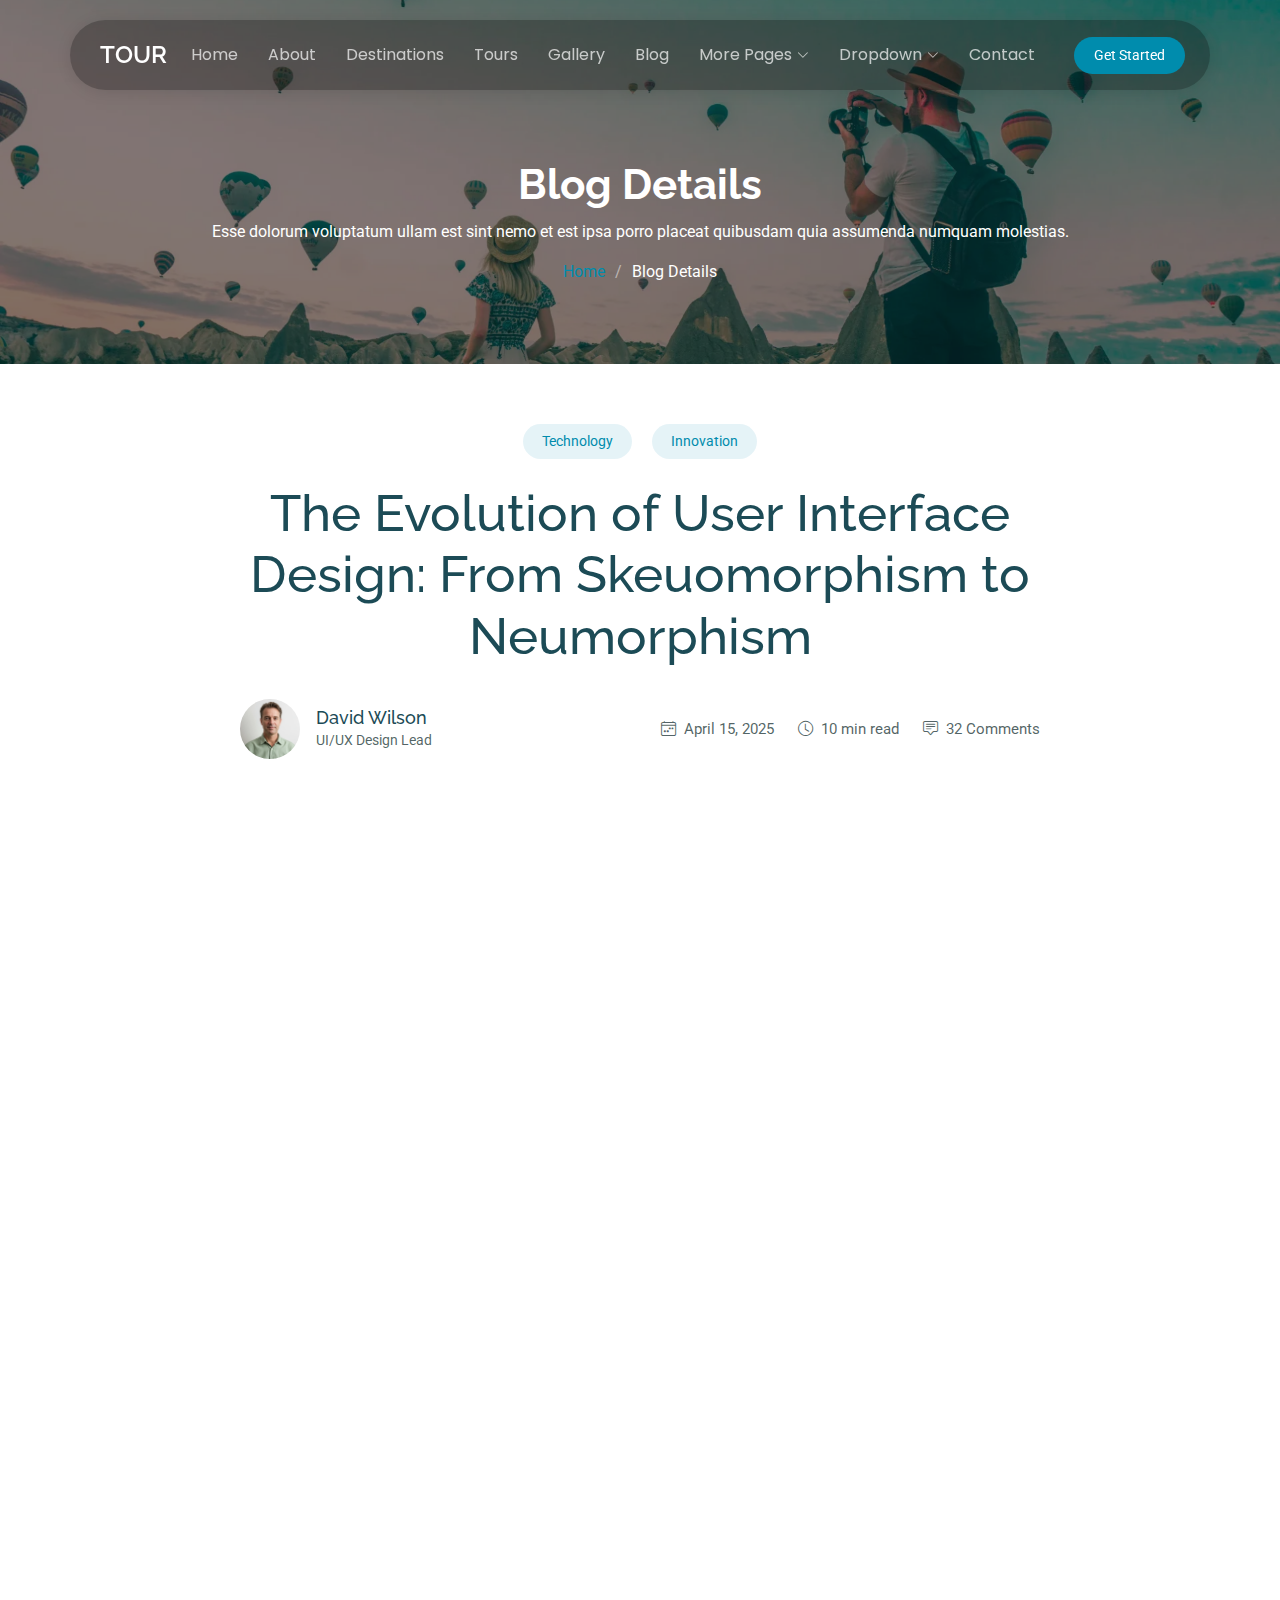
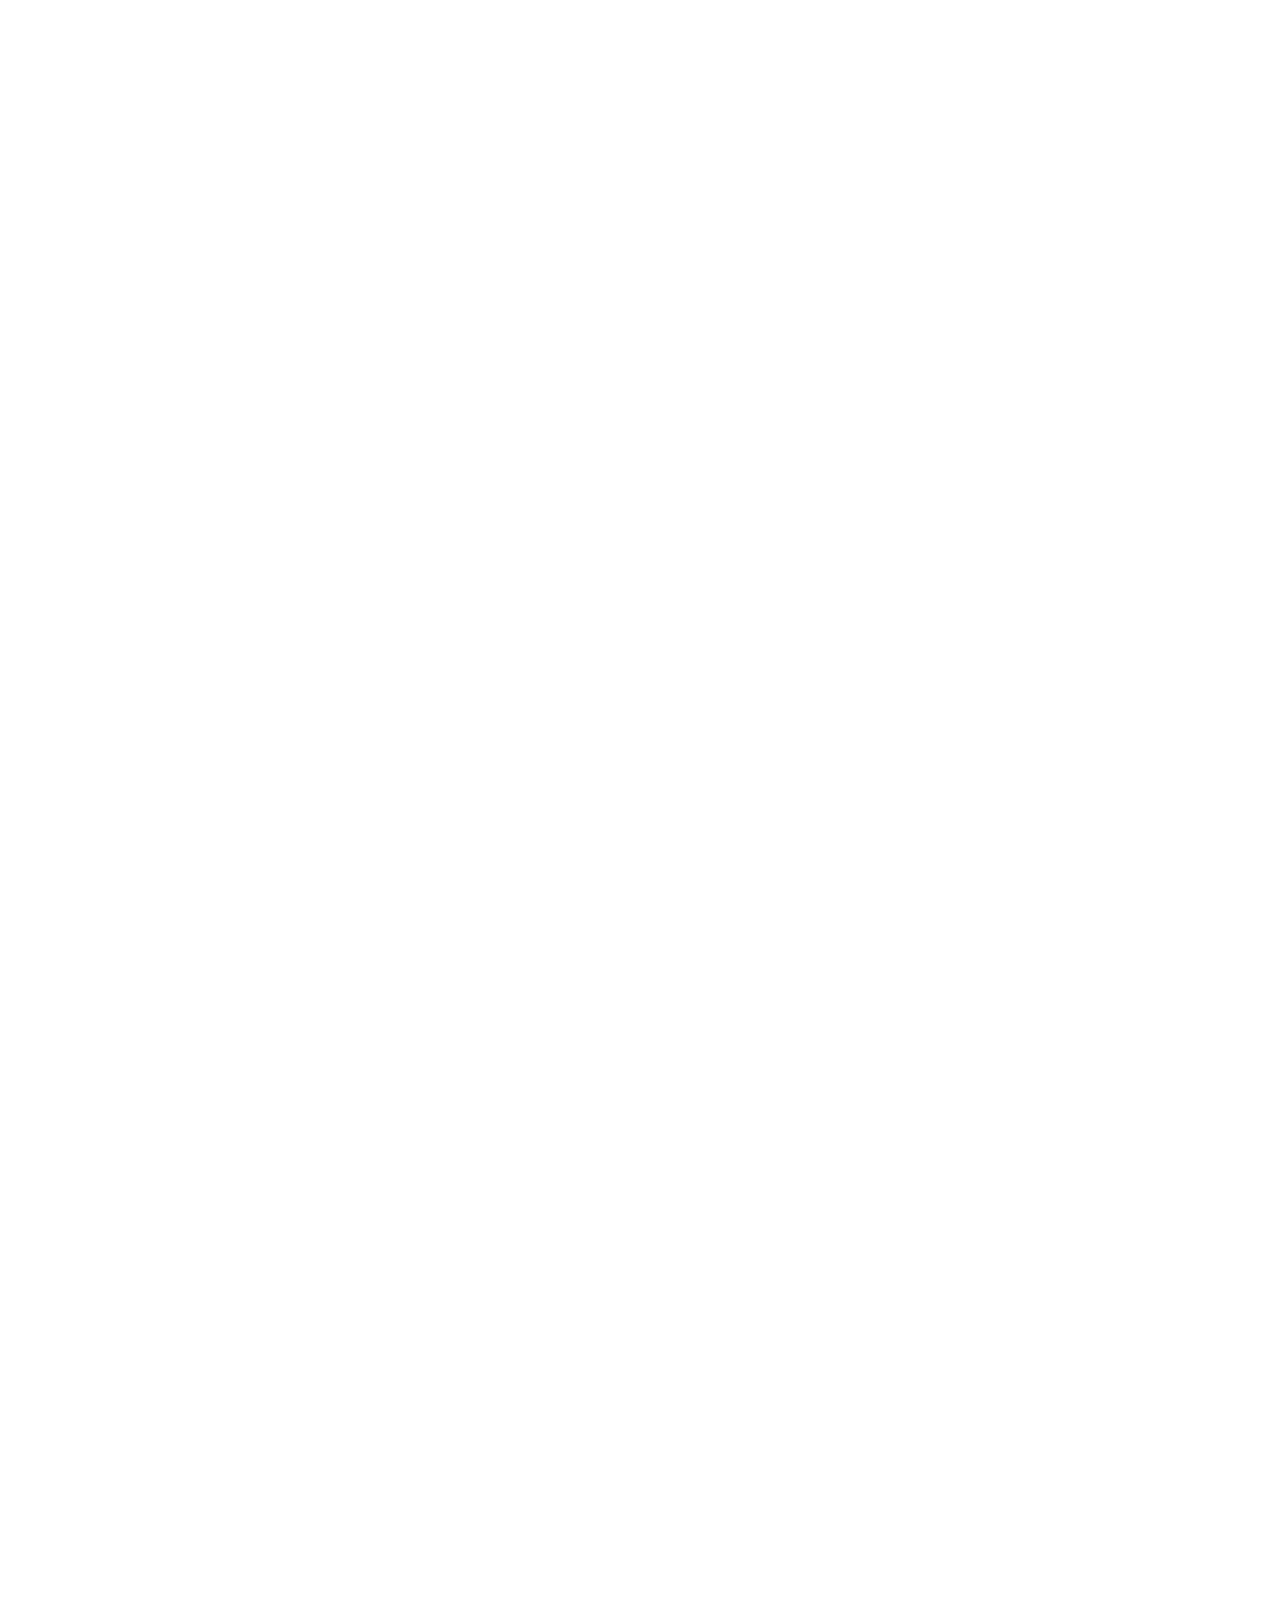
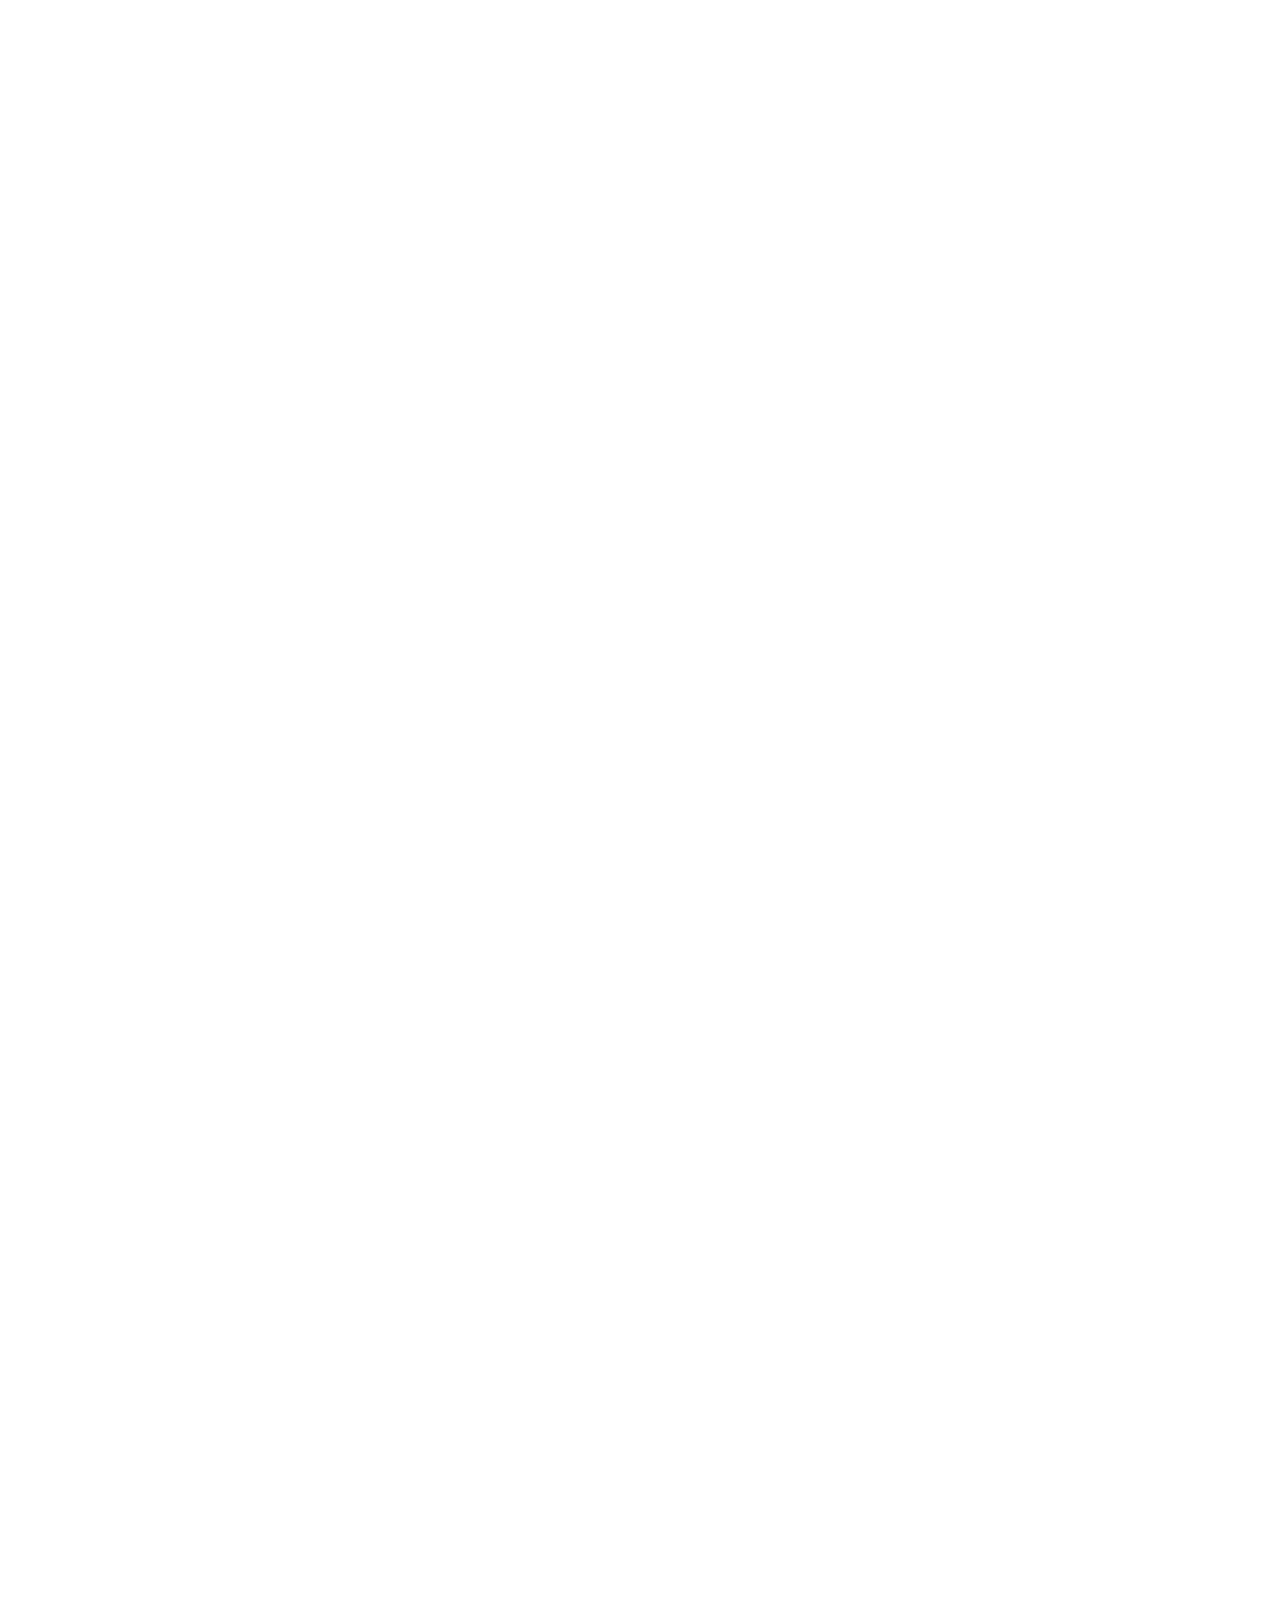
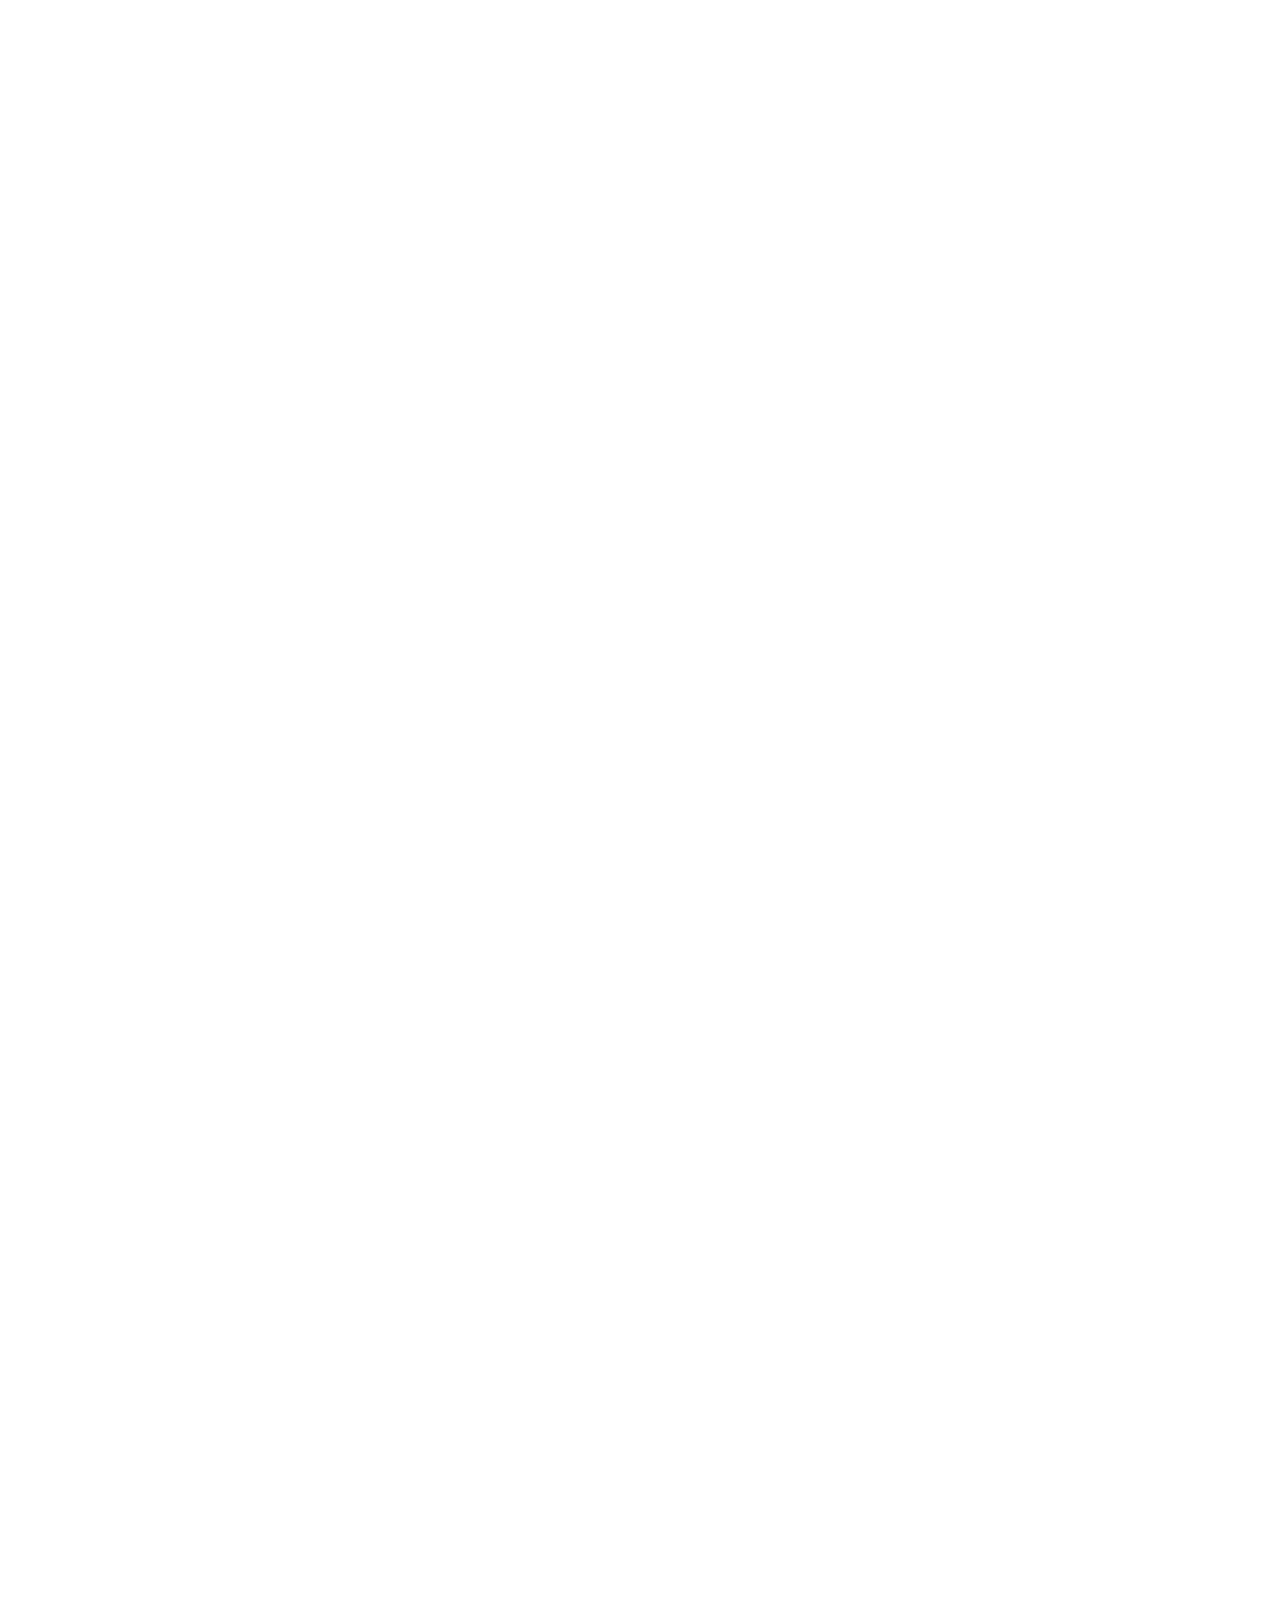
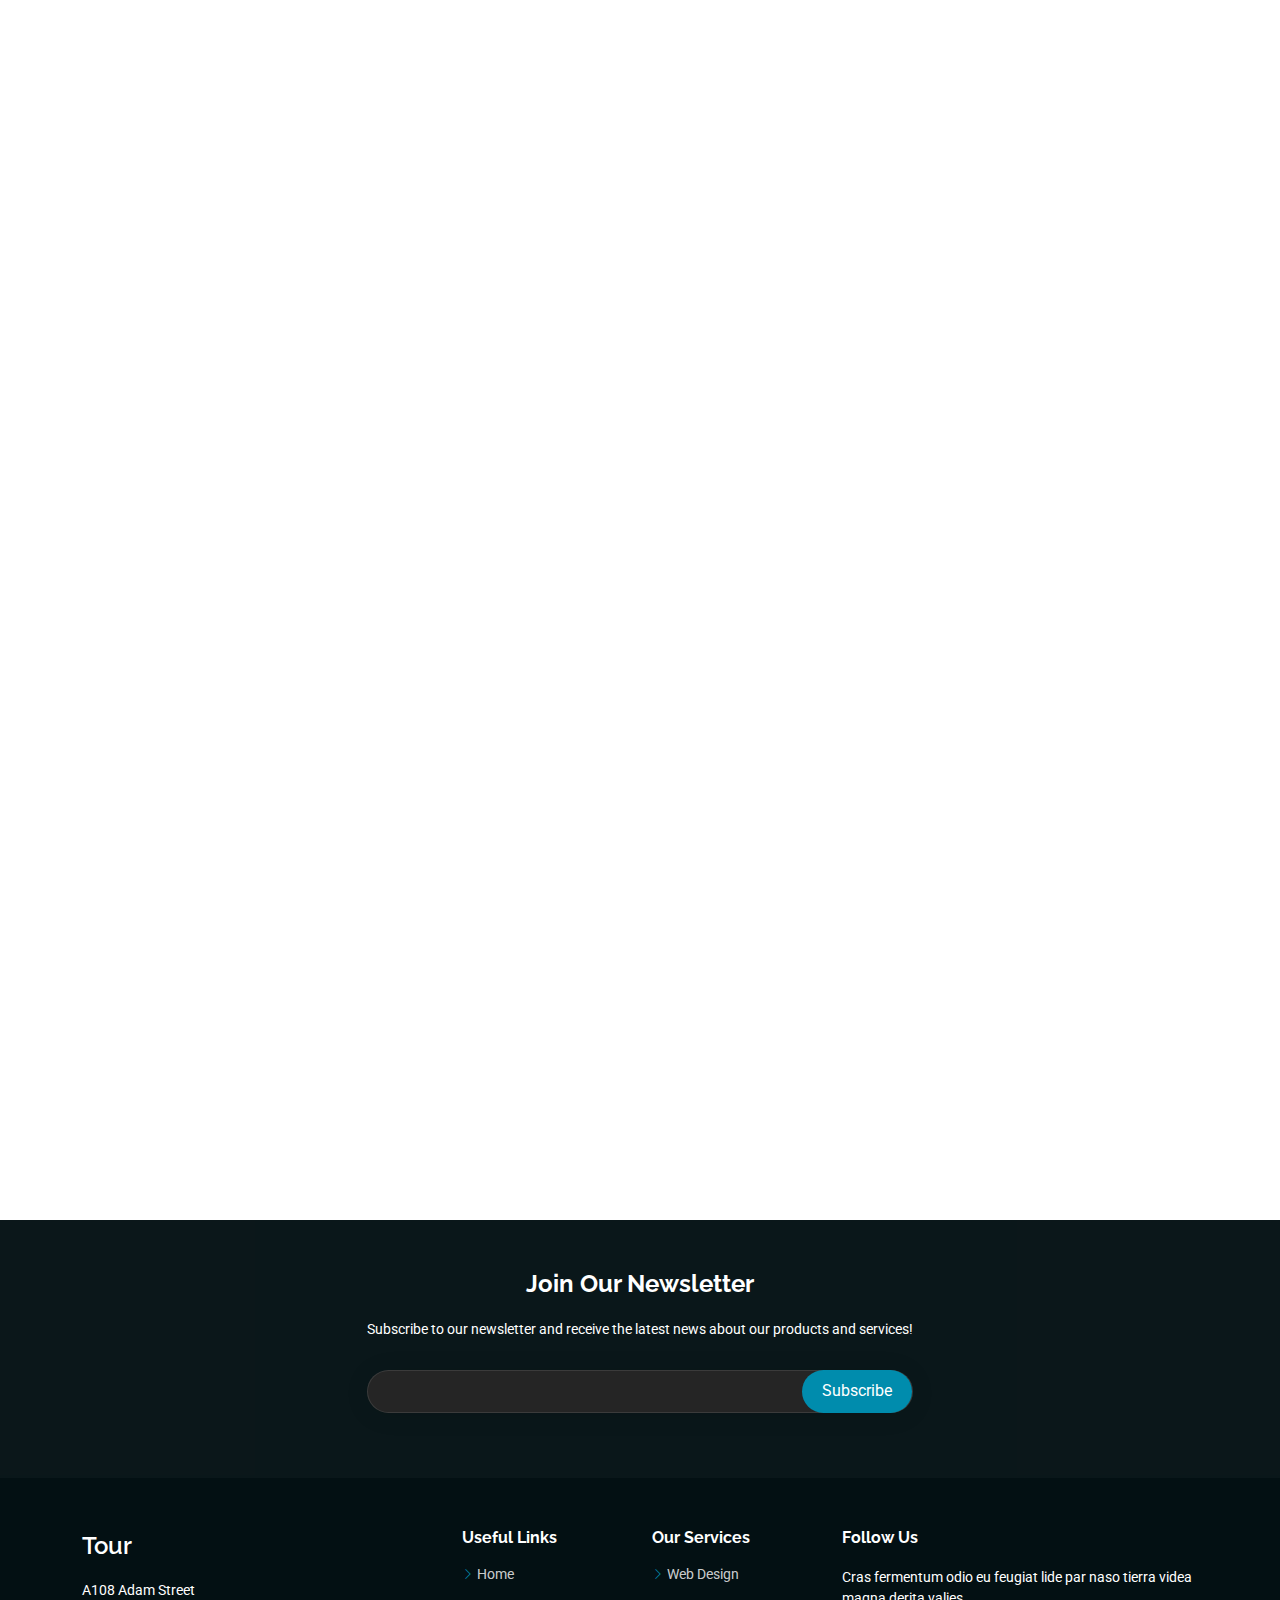
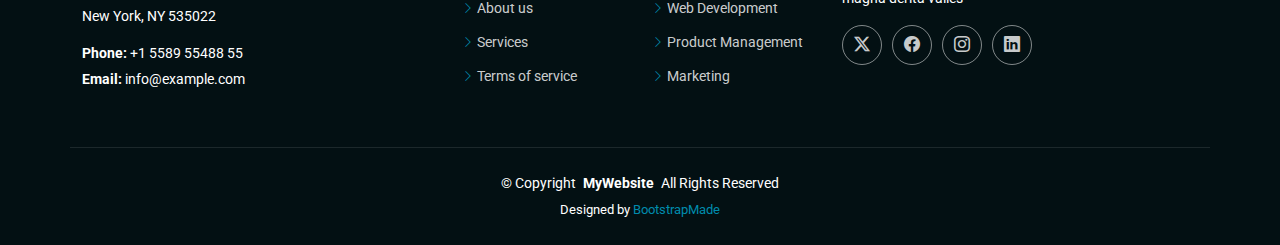
<file: blog-details.html>
<!DOCTYPE html>
<html lang="en">

<head>
  <meta charset="utf-8">
  <meta content="width=device-width, initial-scale=1.0" name="viewport">
  <title>Blog Details - Tour Bootstrap Template</title>
  <meta name="description" content="">
  <meta name="keywords" content="">

  <!-- Favicons -->
  <link href="assets/img/favicon.png" rel="icon">
  <link href="assets/img/apple-touch-icon.png" rel="apple-touch-icon">

  <!-- Fonts -->
  <link href="https://fonts.googleapis.com" rel="preconnect">
  <link href="https://fonts.gstatic.com" rel="preconnect" crossorigin>
  <link href="https://fonts.googleapis.com/css2?family=Roboto:ital,wght@0,100;0,300;0,400;0,500;0,700;0,900;1,100;1,300;1,400;1,500;1,700;1,900&family=Poppins:ital,wght@0,100;0,200;0,300;0,400;0,500;0,600;0,700;0,800;0,900;1,100;1,200;1,300;1,400;1,500;1,600;1,700;1,800;1,900&family=Raleway:ital,wght@0,100;0,200;0,300;0,400;0,500;0,600;0,700;0,800;0,900;1,100;1,200;1,300;1,400;1,500;1,600;1,700;1,800;1,900&display=swap" rel="stylesheet">

  <!-- Vendor CSS Files -->
  <link href="assets/vendor/bootstrap/css/bootstrap.min.css" rel="stylesheet">
  <link href="assets/vendor/bootstrap-icons/bootstrap-icons.css" rel="stylesheet">
  <link href="assets/vendor/aos/aos.css" rel="stylesheet">
  <link href="assets/vendor/swiper/swiper-bundle.min.css" rel="stylesheet">
  <link href="assets/vendor/glightbox/css/glightbox.min.css" rel="stylesheet">

  <!-- Main CSS File -->
  <link href="assets/css/main.css" rel="stylesheet">

  <!-- =======================================================
  * Template Name: Tour
  * Template URL: https://bootstrapmade.com/tour-bootstrap-travel-website-template/
  * Updated: Jul 01 2025 with Bootstrap v5.3.7
  * Author: BootstrapMade.com
  * License: https://bootstrapmade.com/license/
  ======================================================== -->
</head>

<body class="blog-details-page">

  <header id="header" class="header d-flex align-items-center fixed-top">
    <div class="header-container container-fluid container-xl position-relative d-flex align-items-center justify-content-between">

      <a href="index.html" class="logo d-flex align-items-center me-auto me-xl-0">
        <!-- Uncomment the line below if you also wish to use an image logo -->
        <!-- <img src="assets/img/logo.webp" alt=""> -->
        <h1 class="sitename">Tour</h1>
      </a>

      <nav id="navmenu" class="navmenu">
        <ul>
          <li><a href="index.html">Home</a></li>
          <li><a href="about.html">About</a></li>
          <li><a href="destinations.html">Destinations</a></li>
          <li><a href="tours.html">Tours</a></li>
          <li><a href="gallery.html">Gallery</a></li>
          <li><a href="blog.html">Blog</a></li>
          <li class="dropdown"><a href="#"><span>More Pages</span> <i class="bi bi-chevron-down toggle-dropdown"></i></a>
            <ul>
              <li><a href="destination-details.html">Destination Details</a></li>
              <li><a href="tour-details.html">Tour Details</a></li>
              <li><a href="booking.html">Booking</a></li>
              <li><a href="testimonials">Testimonials</a></li>
              <li><a href="faq.html">Frequently Asked Questions</a></li>
              <li><a href="blog-details.html" class="active">Blog Details</a></li>
              <li><a href="terms.html">Terms</a></li>
              <li><a href="privacy.html">Privacy</a></li>
              <li><a href="404.html">404</a></li>
            </ul>
          </li>
          <li class="dropdown"><a href="#"><span>Dropdown</span> <i class="bi bi-chevron-down toggle-dropdown"></i></a>
            <ul>
              <li><a href="#">Dropdown 1</a></li>
              <li class="dropdown"><a href="#"><span>Deep Dropdown</span> <i class="bi bi-chevron-down toggle-dropdown"></i></a>
                <ul>
                  <li><a href="#">Deep Dropdown 1</a></li>
                  <li><a href="#">Deep Dropdown 2</a></li>
                  <li><a href="#">Deep Dropdown 3</a></li>
                  <li><a href="#">Deep Dropdown 4</a></li>
                  <li><a href="#">Deep Dropdown 5</a></li>
                </ul>
              </li>
              <li><a href="#">Dropdown 2</a></li>
              <li><a href="#">Dropdown 3</a></li>
              <li><a href="#">Dropdown 4</a></li>
            </ul>
          </li>
          <li><a href="contact.html">Contact</a></li>
        </ul>
        <i class="mobile-nav-toggle d-xl-none bi bi-list"></i>
      </nav>

      <a class="btn-getstarted" href="destiantios.html">Get Started</a>

    </div>
  </header>

  <main class="main">

    <!-- Page Title -->
    <div class="page-title dark-background" data-aos="fade" style="background-image: url(assets/img/travel/showcase-8.webp);">
      <div class="container position-relative">
        <h1>Blog Details</h1>
        <p>Esse dolorum voluptatum ullam est sint nemo et est ipsa porro placeat quibusdam quia assumenda numquam molestias.</p>
        <nav class="breadcrumbs">
          <ol>
            <li><a href="index.html">Home</a></li>
            <li class="current">Blog Details</li>
          </ol>
        </nav>
      </div>
    </div><!-- End Page Title -->

    <!-- Blog Details Section -->
    <section id="blog-details" class="blog-details section">
      <div class="container" data-aos="fade-up">

        <article class="article">
          <div class="article-header">
            <div class="meta-categories" data-aos="fade-up">
              <a href="#" class="category">Technology</a>
              <a href="#" class="category">Innovation</a>
            </div>

            <h1 class="title" data-aos="fade-up" data-aos-delay="100">The Evolution of User Interface Design: From Skeuomorphism to Neumorphism</h1>

            <div class="article-meta" data-aos="fade-up" data-aos-delay="200">
              <div class="author">
                <img src="assets/img/person/person-m-6.webp" alt="Author" class="author-img">
                <div class="author-info">
                  <h4>David Wilson</h4>
                  <span>UI/UX Design Lead</span>
                </div>
              </div>
              <div class="post-info">
                <span><i class="bi bi-calendar4-week"></i> April 15, 2025</span>
                <span><i class="bi bi-clock"></i> 10 min read</span>
                <span><i class="bi bi-chat-square-text"></i> 32 Comments</span>
              </div>
            </div>
          </div>

          <div class="article-featured-image" data-aos="zoom-in">
            <img src="assets/img/blog/blog-hero-1.webp" alt="UI Design Evolution" class="img-fluid">
          </div>

          <div class="article-wrapper">
            <aside class="table-of-contents" data-aos="fade-left">
              <h3>Table of Contents</h3>
              <nav>
                <ul>
                  <li><a href="#introduction" class="active">Introduction</a></li>
                  <li><a href="#skeuomorphism">The Skeuomorphic Era</a></li>
                  <li><a href="#flat-design">Flat Design Revolution</a></li>
                  <li><a href="#material-design">Material Design</a></li>
                  <li><a href="#neumorphism">Rise of Neumorphism</a></li>
                  <li><a href="#future">Future Trends</a></li>
                </ul>
              </nav>
            </aside>

            <div class="article-content">
              <div class="content-section" id="introduction" data-aos="fade-up">
                <p class="lead">
                  The journey of user interface design has been marked by significant shifts in aesthetic approaches, each era bringing its own unique perspective on how digital interfaces should look and feel.
                </p>

                <p>
                  From the early days of graphical user interfaces to today's sophisticated design systems, the evolution of UI design reflects not just technological advancement, but also changing user expectations and cultural shifts in how we interact with digital products.
                </p>

                <div class="highlight-quote">
                  <blockquote>
                    <p>Design is not just what it looks like and feels like. Design is how it works.</p>
                    <cite>Steve Jobs</cite>
                  </blockquote>
                </div>
              </div>

              <div class="content-section" id="skeuomorphism" data-aos="fade-up">
                <h2>The Skeuomorphic Era</h2>
                <div class="image-with-caption right">
                  <img src="assets/img/blog/blog-hero-2.webp" alt="Skeuomorphic Design Example" class="img-fluid" loading="lazy">
                  <figcaption>Early iOS design showcasing skeuomorphic elements</figcaption>
                </div>
                <p>
                  Skeuomorphic design dominated the early years of digital interfaces, attempting to mirror real-world objects in digital form. This approach helped users transition from physical to digital interactions through familiar visual metaphors.
                </p>

                <div class="feature-points">
                  <div class="point">
                    <i class="bi bi-layers"></i>
                    <div>
                      <h4>Realistic Textures</h4>
                      <p>Detailed representations of materials like leather, metal, and paper</p>
                    </div>
                  </div>
                  <div class="point">
                    <i class="bi bi-lightbulb"></i>
                    <div>
                      <h4>Familiar Metaphors</h4>
                      <p>Digital elements mimicking their physical counterparts</p>
                    </div>
                  </div>
                </div>
              </div>

              <div class="content-section" id="flat-design" data-aos="fade-up">
                <h2>The Flat Design Revolution</h2>
                <p>
                  As users became more comfortable with digital interfaces, design began moving towards simplification. Flat design emerged as a reaction to the ornate details of skeuomorphism, emphasizing clarity and efficiency.
                </p>

                <div class="comparison-grid">
                  <div class="row g-4">
                    <div class="col-md-6">
                      <div class="comparison-card">
                        <div class="icon"><i class="bi bi-check-circle"></i></div>
                        <h4>Advantages</h4>
                        <ul>
                          <li>Improved loading times</li>
                          <li>Better scalability</li>
                          <li>Cleaner visual hierarchy</li>
                        </ul>
                      </div>
                    </div>
                    <div class="col-md-6">
                      <div class="comparison-card">
                        <div class="icon"><i class="bi bi-exclamation-circle"></i></div>
                        <h4>Challenges</h4>
                        <ul>
                          <li>Reduced visual cues</li>
                          <li>Potential usability issues</li>
                          <li>Limited depth perception</li>
                        </ul>
                      </div>
                    </div>
                  </div>
                </div>
              </div>

              <div class="content-section" id="material-design" data-aos="fade-up">
                <h2>Material Design: Finding Balance</h2>
                <p>
                  Google's Material Design emerged as a comprehensive design system that combined the simplicity of flat design with subtle depth cues, creating a more intuitive user experience while maintaining modern aesthetics.
                </p>

                <div class="key-principles">
                  <div class="principle">
                    <span class="number">01</span>
                    <h4>Physical Properties</h4>
                    <p>Surfaces and edges provide meaningful interaction cues</p>
                  </div>
                  <div class="principle">
                    <span class="number">02</span>
                    <h4>Bold Graphics</h4>
                    <p>Deliberate color choices and intentional white space</p>
                  </div>
                  <div class="principle">
                    <span class="number">03</span>
                    <h4>Meaningful Motion</h4>
                    <p>Animation informs and reinforces user actions</p>
                  </div>
                </div>
              </div>

              <div class="content-section" id="neumorphism" data-aos="fade-up">
                <h2>The Rise of Neumorphism</h2>
                <p>
                  Neumorphism represents the latest evolution in UI design, combining aspects of skeuomorphism with modern minimal aesthetics. This style creates soft, extruded surfaces that appear to emerge from the background.
                </p>

                <div class="info-box">
                  <div class="icon">
                    <i class="bi bi-info-circle"></i>
                  </div>
                  <div class="content">
                    <h4>Key Characteristics</h4>
                    <p>Neumorphic design relies on subtle shadow work to create the illusion of elements either protruding from or being pressed into their background surface.</p>
                  </div>
                </div>
              </div>

              <div class="content-section" id="future" data-aos="fade-up">
                <h2>Looking to the Future</h2>
                <p>
                  As we look ahead, UI design continues to evolve with new technologies and user expectations. The future may bring more personalized, adaptive interfaces that respond to individual user preferences and contexts.
                </p>

                <div class="future-trends">
                  <div class="trend">
                    <i class="bi bi-phone"></i>
                    <h4>Adaptive Interfaces</h4>
                    <p>Interfaces that automatically adjust based on user behavior and preferences</p>
                  </div>
                  <div class="trend">
                    <i class="bi bi-eye"></i>
                    <h4>Immersive Experiences</h4>
                    <p>Integration of AR and VR elements in everyday interfaces</p>
                  </div>
                  <div class="trend">
                    <i class="bi bi-hand-index"></i>
                    <h4>Gesture Controls</h4>
                    <p>Advanced motion and gesture-based interactions</p>
                  </div>
                </div>
              </div>
            </div>
          </div>

          <div class="article-footer" data-aos="fade-up">
            <div class="share-article">
              <h4>Share this article</h4>
              <div class="share-buttons">
                <a href="#" class="share-button twitter">
                  <i class="bi bi-twitter-x"></i>
                  <span>Share on X</span>
                </a>
                <a href="#" class="share-button facebook">
                  <i class="bi bi-facebook"></i>
                  <span>Share on Facebook</span>
                </a>
                <a href="#" class="share-button linkedin">
                  <i class="bi bi-linkedin"></i>
                  <span>Share on LinkedIn</span>
                </a>
              </div>
            </div>

            <div class="article-tags">
              <h4>Related Topics</h4>
              <div class="tags">
                <a href="#" class="tag">UI Design</a>
                <a href="#" class="tag">User Experience</a>
                <a href="#" class="tag">Design Trends</a>
                <a href="#" class="tag">Innovation</a>
                <a href="#" class="tag">Technology</a>
              </div>
            </div>
          </div>

        </article>

      </div>
    </section><!-- /Blog Details Section -->

    <!-- Blog Author Section -->
    <section id="blog-author" class="blog-author section">

      <div class="container" data-aos="fade-up">
        <div class="author-card">
          <div class="author-background" data-aos="fade-right" data-aos-delay="100">
            <div class="author-image-wrapper">
              <img src="assets/img/person/person-m-12.webp" class="author-image" alt="" loading="lazy">
            </div>
          </div>

          <div class="author-details" data-aos="fade-left" data-aos-delay="200">
            <div class="author-meta">
              <h3 class="author-name">Alex Richardson</h3>
              <div class="author-credentials">
                <span class="badge">Tech Journalist</span>
                <span class="badge">UX Designer</span>
              </div>
            </div>

            <div class="author-description">
              Proin iaculis purus consequat sem cure digni ssim donec porttitora entum suscipit rhoncus. Accusantium quam, ultricies eget id, aliquam eget nibh et. Maecen aliquam, risus at semper.
            </div>

            <div class="author-stats">
              <div class="stat-item">
                <span class="stat-value">120+</span>
                <span class="stat-label">Articles</span>
              </div>
              <div class="stat-item">
                <span class="stat-value">15k</span>
                <span class="stat-label">Readers</span>
              </div>
              <div class="stat-item">
                <span class="stat-value">4.9</span>
                <span class="stat-label">Rating</span>
              </div>
            </div>

            <div class="author-footer">
              <div class="social-links">
                <a href="https://twitter.com/#" title="Twitter"><i class="bi bi-twitter-x"></i></a>
                <a href="https://linkedin.com/#" title="LinkedIn"><i class="bi bi-linkedin"></i></a>
                <a href="https://medium.com/#" title="Medium"><i class="bi bi-medium"></i></a>
                <a href="https://github.com/#" title="GitHub"><i class="bi bi-github"></i></a>
              </div>
              <a href="#" class="btn-connect">
                Connect with Alex
                <i class="bi bi-arrow-right"></i>
              </a>
            </div>
          </div>
        </div>
      </div>

    </section><!-- /Blog Author Section -->

    <!-- Blog Comments Section -->
    <section id="blog-comments" class="blog-comments section">

      <div class="container" data-aos="fade-up" data-aos-delay="100">

        <div class="blog-comments-4">
          <div class="comments-header">
            <h3 class="title">Community Feedback</h3>
            <div class="comments-stats">
              <span class="count">12</span>
              <span class="label">Comments</span>
            </div>
          </div>

          <div class="comments-container">
            <!-- Comment #1 -->
            <div class="comment-thread">
              <div class="comment-box">
                <div class="comment-wrapper">
                  <div class="avatar-wrapper">
                    <img src="assets/img/person/person-f-9.webp" alt="Avatar" loading="lazy">
                    <span class="status-indicator"></span>
                  </div>

                  <div class="comment-content">
                    <div class="comment-header">
                      <div class="user-info">
                        <h4>Thomas Anderson</h4>
                        <span class="time-badge">
                          <i class="bi bi-clock"></i>
                          2 hours ago
                        </span>
                      </div>
                      <div class="engagement">
                        <span class="likes">
                          <i class="bi bi-heart"></i>
                          24
                        </span>
                      </div>
                    </div>

                    <div class="comment-body">
                      <p>Nullam ac urna eu felis dapibus condimentum sit amet a augue. Sed non neque elit. Sed ut imperdiet nisi. Proin condimentum fermentum nunc.</p>
                    </div>

                    <div class="comment-actions">
                      <button class="action-btn like-btn" aria-label="Like comment">
                        <i class="bi bi-heart"></i>
                        <span>Like</span>
                      </button>
                      <button class="action-btn reply-btn" aria-label="Reply to comment">
                        <i class="bi bi-chat"></i>
                        <span>Reply</span>
                      </button>
                      <button class="action-btn share-btn" aria-label="Share comment">
                        <i class="bi bi-share"></i>
                        <span>Share</span>
                      </button>
                    </div>
                  </div>
                </div>
              </div>

              <!-- Replies Container -->
              <div class="replies-container">
                <!-- Reply #1 -->
                <div class="comment-box reply">
                  <div class="comment-wrapper">
                    <div class="avatar-wrapper">
                      <img src="assets/img/person/person-m-9.webp" alt="Avatar" loading="lazy">
                      <span class="status-indicator"></span>
                    </div>

                    <div class="comment-content">
                      <div class="comment-header">
                        <div class="user-info">
                          <h4>Maria Rodriguez</h4>
                          <span class="time-badge">
                            <i class="bi bi-clock"></i>
                            1 hour ago
                          </span>
                        </div>
                        <div class="engagement">
                          <span class="likes">
                            <i class="bi bi-heart"></i>
                            8
                          </span>
                        </div>
                      </div>

                      <div class="comment-body">
                        <p>Vivamus elementum semper nisi. Aenean vulputate eleifend tellus. Aenean leo ligula, porttitor eu, consequat vitae.</p>
                      </div>

                      <div class="comment-actions">
                        <button class="action-btn like-btn" aria-label="Like comment">
                          <i class="bi bi-heart"></i>
                          <span>Like</span>
                        </button>
                        <button class="action-btn reply-btn" aria-label="Reply to comment">
                          <i class="bi bi-chat"></i>
                          <span>Reply</span>
                        </button>
                        <button class="action-btn share-btn" aria-label="Share comment">
                          <i class="bi bi-share"></i>
                          <span>Share</span>
                        </button>
                      </div>
                    </div>
                  </div>
                </div>

                <!-- Reply #2 -->
                <div class="comment-box reply">
                  <div class="comment-wrapper">
                    <div class="avatar-wrapper">
                      <img src="assets/img/person/person-f-9.webp" alt="Avatar" loading="lazy">
                      <span class="status-indicator"></span>
                    </div>

                    <div class="comment-content">
                      <div class="comment-header">
                        <div class="user-info">
                          <h4>Alex Chen</h4>
                          <span class="time-badge">
                            <i class="bi bi-clock"></i>
                            30 minutes ago
                          </span>
                        </div>
                        <div class="engagement">
                          <span class="likes">
                            <i class="bi bi-heart"></i>
                            5
                          </span>
                        </div>
                      </div>

                      <div class="comment-body">
                        <p>Cras dapibus. Vivamus elementum semper nisi. Aenean vulputate eleifend tellus.</p>
                      </div>

                      <div class="comment-actions">
                        <button class="action-btn like-btn" aria-label="Like comment">
                          <i class="bi bi-heart"></i>
                          <span>Like</span>
                        </button>
                        <button class="action-btn reply-btn" aria-label="Reply to comment">
                          <i class="bi bi-chat"></i>
                          <span>Reply</span>
                        </button>
                        <button class="action-btn share-btn" aria-label="Share comment">
                          <i class="bi bi-share"></i>
                          <span>Share</span>
                        </button>
                      </div>
                    </div>
                  </div>
                </div>
              </div>
            </div>

            <!-- Comment #2 -->
            <div class="comment-thread">
              <div class="comment-box">
                <div class="comment-wrapper">
                  <div class="avatar-wrapper">
                    <img src="assets/img/person/person-f-7.webp" alt="Avatar" loading="lazy">
                    <span class="status-indicator"></span>
                  </div>

                  <div class="comment-content">
                    <div class="comment-header">
                      <div class="user-info">
                        <h4>Emily Watson</h4>
                        <span class="time-badge">
                          <i class="bi bi-clock"></i>
                          3 hours ago
                        </span>
                      </div>
                      <div class="engagement">
                        <span class="likes">
                          <i class="bi bi-heart"></i>
                          15
                        </span>
                      </div>
                    </div>

                    <div class="comment-body">
                      <p>Maecenas tempus, tellus eget condimentum rhoncus, sem quam semper libero, sit amet adipiscing sem neque sed ipsum.</p>
                    </div>

                    <div class="comment-actions">
                      <button class="action-btn like-btn" aria-label="Like comment">
                        <i class="bi bi-heart"></i>
                        <span>Like</span>
                      </button>
                      <button class="action-btn reply-btn" aria-label="Reply to comment">
                        <i class="bi bi-chat"></i>
                        <span>Reply</span>
                      </button>
                      <button class="action-btn share-btn" aria-label="Share comment">
                        <i class="bi bi-share"></i>
                        <span>Share</span>
                      </button>
                    </div>
                  </div>
                </div>
              </div>
            </div>
          </div>
        </div>

      </div>

    </section><!-- /Blog Comments Section -->

    <!-- Blog Comment Form Section -->
    <section id="blog-comment-form" class="blog-comment-form section">

      <div class="container" data-aos="fade-up" data-aos-delay="100">

        <form method="post" role="form">

          <div class="section-header">
            <h3>Share Your Thoughts</h3>
            <p>Your email address will not be published. Required fields are marked *</p>
          </div>

          <div class="row gy-3">
            <div class="col-md-6 form-group">
              <label for="name">Full Name *</label>
              <input type="text" name="name" class="form-control" id="name" placeholder="Enter your full name" required="">
            </div>

            <div class="col-md-6 form-group">
              <label for="email">Email Address *</label>
              <input type="email" name="email" class="form-control" id="email" placeholder="Enter your email address" required="">
            </div>

            <div class="col-12 form-group">
              <label for="website">Website</label>
              <input type="url" name="website" class="form-control" id="website" placeholder="Your website (optional)">
            </div>

            <div class="col-12 form-group">
              <label for="comment">Your Comment *</label>
              <textarea class="form-control" name="comment" id="comment" rows="5" placeholder="Write your thoughts here..." required=""></textarea>
            </div>

            <div class="col-12 text-center">
              <button type="submit" class="btn-submit">Post Comment</button>
            </div>
          </div>

        </form>

      </div>

    </section><!-- /Blog Comment Form Section -->

  </main>

  <footer id="footer" class="footer position-relative dark-background">

    <div class="footer-newsletter">
      <div class="container">
        <div class="row justify-content-center text-center">
          <div class="col-lg-6">
            <h4>Join Our Newsletter</h4>
            <p>Subscribe to our newsletter and receive the latest news about our products and services!</p>
            <form action="forms/newsletter.php" method="post" class="php-email-form">
              <div class="newsletter-form"><input type="email" name="email"><input type="submit" value="Subscribe"></div>
              <div class="loading">Loading</div>
              <div class="error-message"></div>
              <div class="sent-message">Your subscription request has been sent. Thank you!</div>
            </form>
          </div>
        </div>
      </div>
    </div>

    <div class="container footer-top">
      <div class="row gy-4">
        <div class="col-lg-4 col-md-6 footer-about">
          <a href="index.html" class="d-flex align-items-center">
            <span class="sitename">Tour</span>
          </a>
          <div class="footer-contact pt-3">
            <p>A108 Adam Street</p>
            <p>New York, NY 535022</p>
            <p class="mt-3"><strong>Phone:</strong> <span>+1 5589 55488 55</span></p>
            <p><strong>Email:</strong> <span>info@example.com</span></p>
          </div>
        </div>

        <div class="col-lg-2 col-md-3 footer-links">
          <h4>Useful Links</h4>
          <ul>
            <li><i class="bi bi-chevron-right"></i> <a href="#">Home</a></li>
            <li><i class="bi bi-chevron-right"></i> <a href="#">About us</a></li>
            <li><i class="bi bi-chevron-right"></i> <a href="#">Services</a></li>
            <li><i class="bi bi-chevron-right"></i> <a href="#">Terms of service</a></li>
          </ul>
        </div>

        <div class="col-lg-2 col-md-3 footer-links">
          <h4>Our Services</h4>
          <ul>
            <li><i class="bi bi-chevron-right"></i> <a href="#">Web Design</a></li>
            <li><i class="bi bi-chevron-right"></i> <a href="#">Web Development</a></li>
            <li><i class="bi bi-chevron-right"></i> <a href="#">Product Management</a></li>
            <li><i class="bi bi-chevron-right"></i> <a href="#">Marketing</a></li>
          </ul>
        </div>

        <div class="col-lg-4 col-md-12">
          <h4>Follow Us</h4>
          <p>Cras fermentum odio eu feugiat lide par naso tierra videa magna derita valies</p>
          <div class="social-links d-flex">
            <a href=""><i class="bi bi-twitter-x"></i></a>
            <a href=""><i class="bi bi-facebook"></i></a>
            <a href=""><i class="bi bi-instagram"></i></a>
            <a href=""><i class="bi bi-linkedin"></i></a>
          </div>
        </div>

      </div>
    </div>

    <div class="container copyright text-center mt-4">
      <p>© <span>Copyright</span> <strong class="px-1 sitename">MyWebsite</strong> <span>All Rights Reserved</span></p>
      <div class="credits">
        <!-- All the links in the footer should remain intact. -->
        <!-- You can delete the links only if you've purchased the pro version. -->
        <!-- Licensing information: https://bootstrapmade.com/license/ -->
        <!-- Purchase the pro version with working PHP/AJAX contact form: [buy-url] -->
        Designed by <a href="https://bootstrapmade.com/">BootstrapMade</a>
      </div>
    </div>

  </footer>

  <!-- Scroll Top -->
  <a href="#" id="scroll-top" class="scroll-top d-flex align-items-center justify-content-center"><i class="bi bi-arrow-up-short"></i></a>

  <!-- Preloader -->
  <div id="preloader"></div>

  <!-- Vendor JS Files -->
  <script src="assets/vendor/bootstrap/js/bootstrap.bundle.min.js"></script>
  <script src="assets/vendor/php-email-form/validate.js"></script>
  <script src="assets/vendor/aos/aos.js"></script>
  <script src="assets/vendor/purecounter/purecounter_vanilla.js"></script>
  <script src="assets/vendor/swiper/swiper-bundle.min.js"></script>
  <script src="assets/vendor/isotope-layout/isotope.pkgd.min.js"></script>
  <script src="assets/vendor/imagesloaded/imagesloaded.pkgd.min.js"></script>
  <script src="assets/vendor/glightbox/js/glightbox.min.js"></script>

  <!-- Main JS File -->
  <script src="assets/js/main.js"></script>

</body>

</html>
</file>
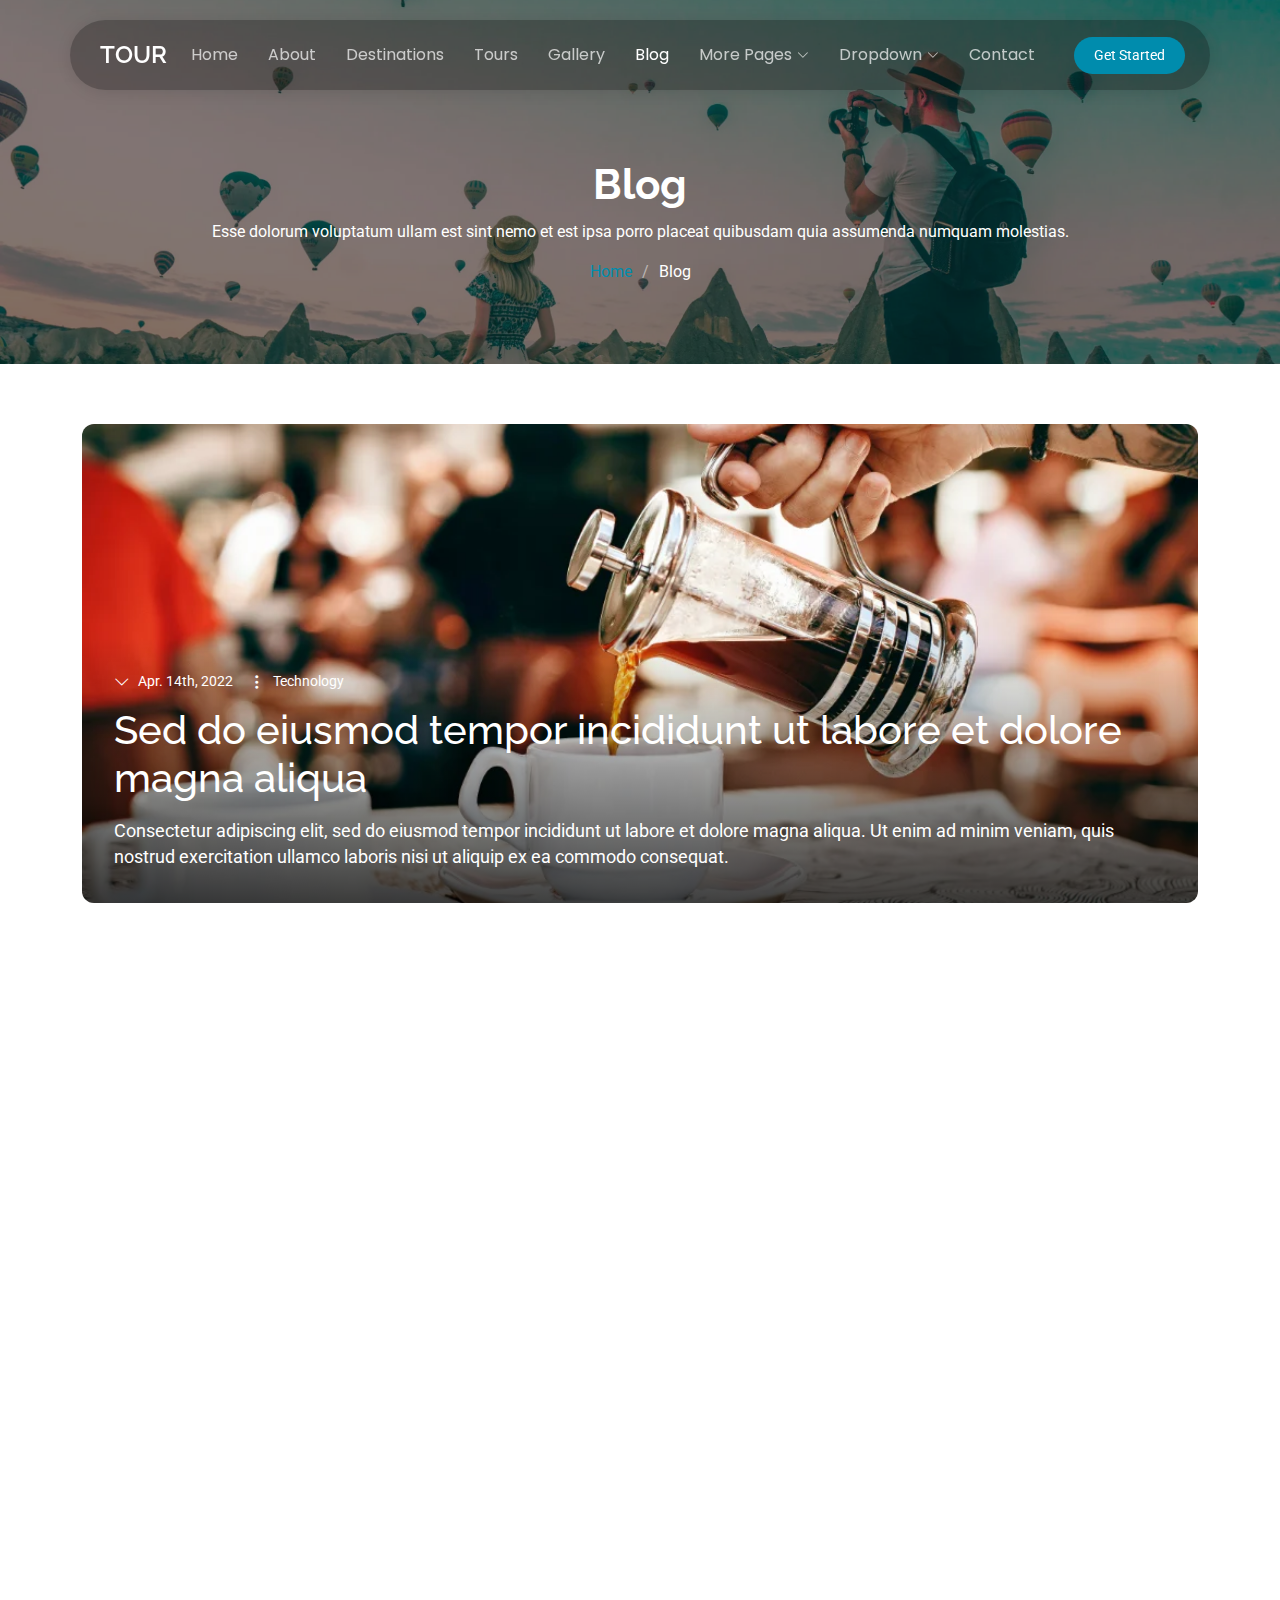
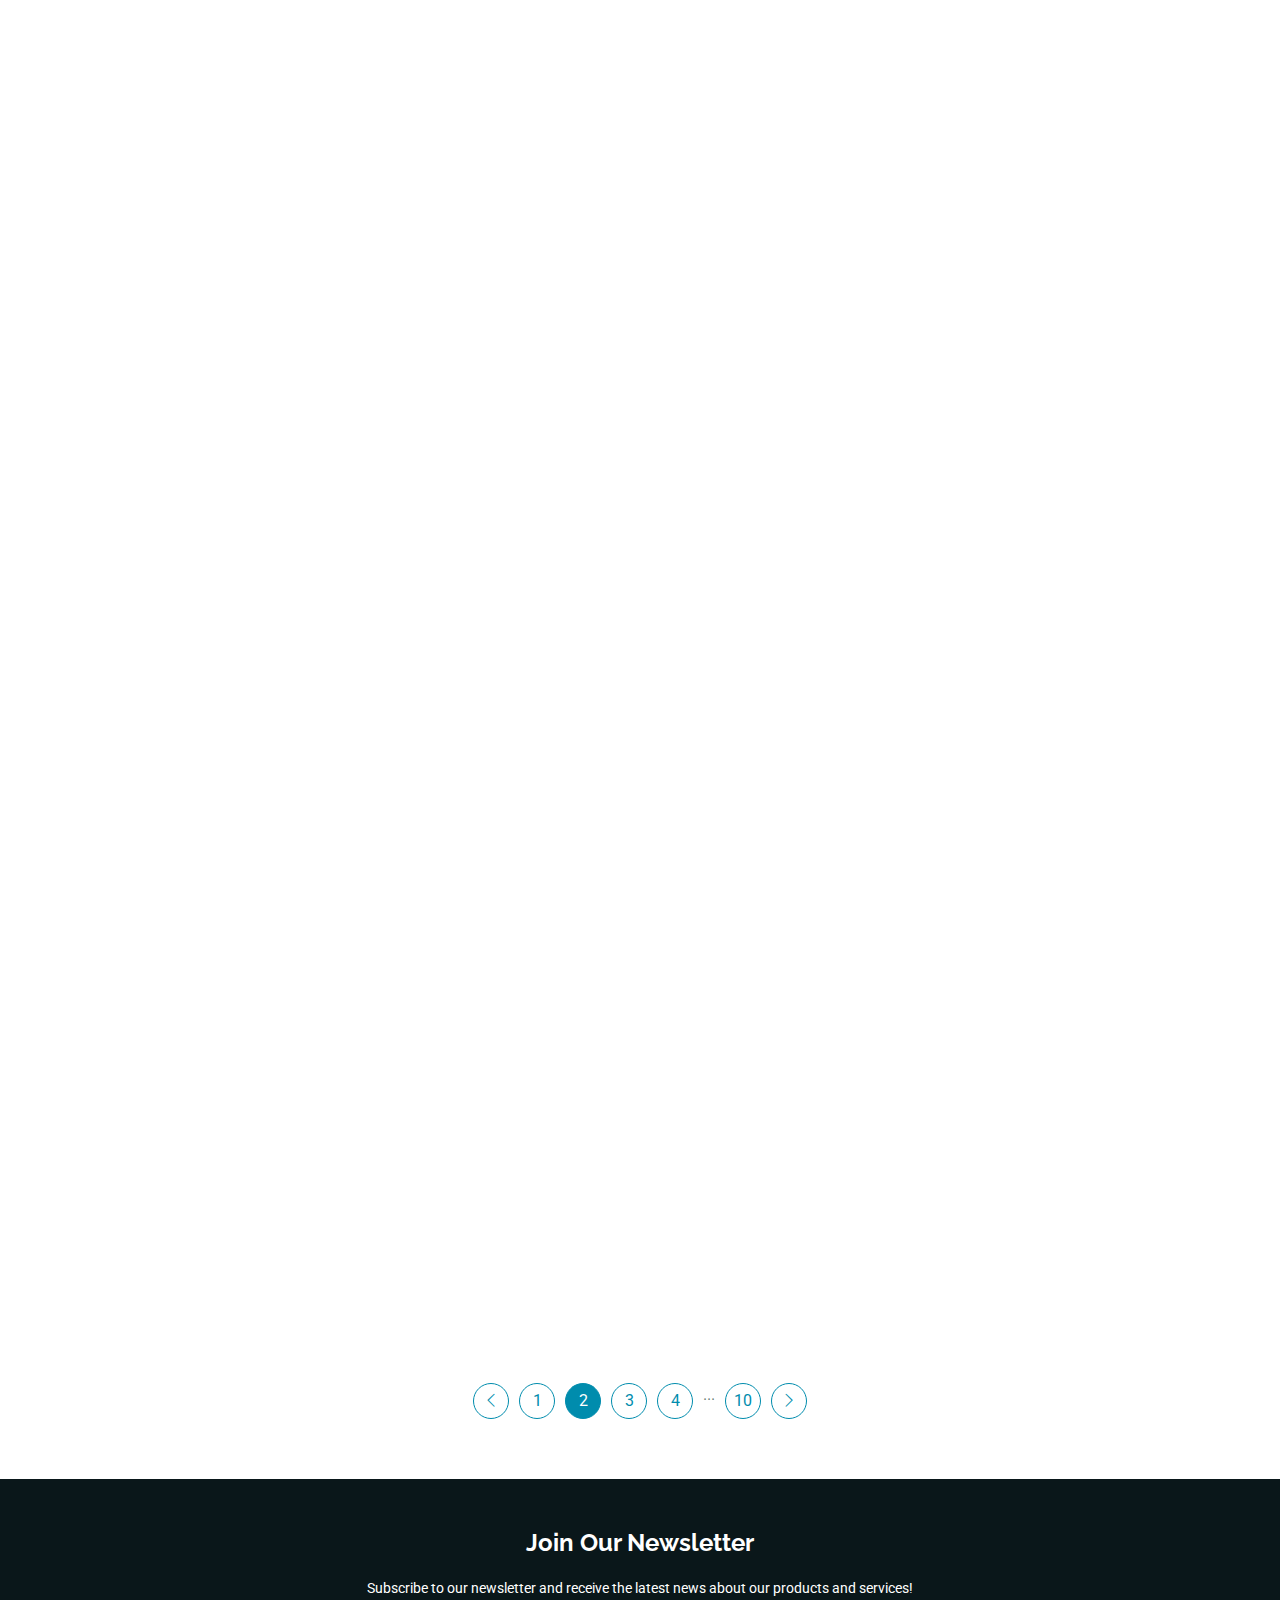
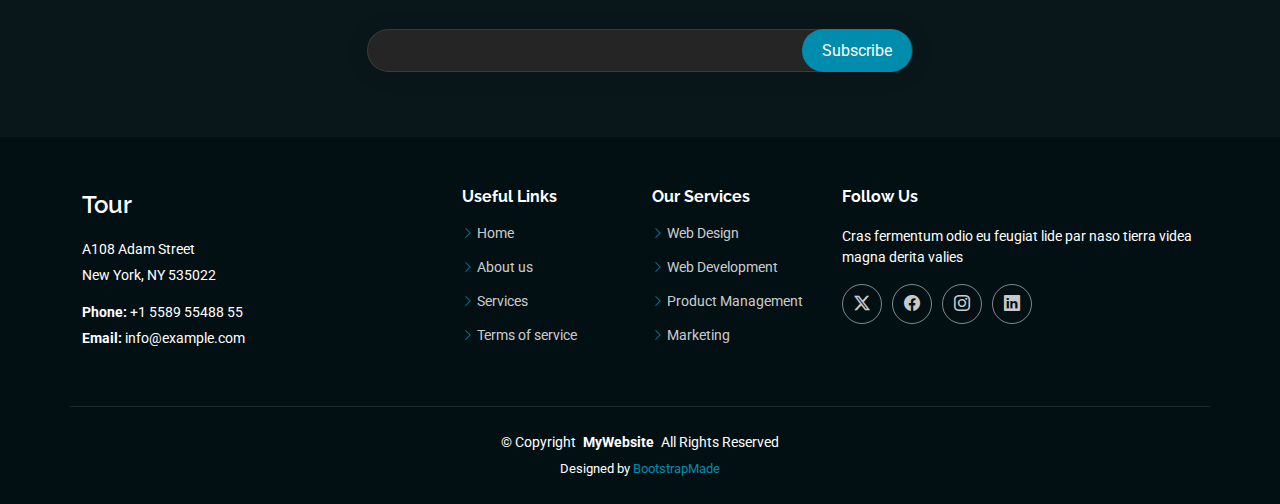
<file: blog.html>
<!DOCTYPE html>
<html lang="en">

<head>
  <meta charset="utf-8">
  <meta content="width=device-width, initial-scale=1.0" name="viewport">
  <title>Blog - Tour Bootstrap Template</title>
  <meta name="description" content="">
  <meta name="keywords" content="">

  <!-- Favicons -->
  <link href="assets/img/favicon.png" rel="icon">
  <link href="assets/img/apple-touch-icon.png" rel="apple-touch-icon">

  <!-- Fonts -->
  <link href="https://fonts.googleapis.com" rel="preconnect">
  <link href="https://fonts.gstatic.com" rel="preconnect" crossorigin>
  <link href="https://fonts.googleapis.com/css2?family=Roboto:ital,wght@0,100;0,300;0,400;0,500;0,700;0,900;1,100;1,300;1,400;1,500;1,700;1,900&family=Poppins:ital,wght@0,100;0,200;0,300;0,400;0,500;0,600;0,700;0,800;0,900;1,100;1,200;1,300;1,400;1,500;1,600;1,700;1,800;1,900&family=Raleway:ital,wght@0,100;0,200;0,300;0,400;0,500;0,600;0,700;0,800;0,900;1,100;1,200;1,300;1,400;1,500;1,600;1,700;1,800;1,900&display=swap" rel="stylesheet">

  <!-- Vendor CSS Files -->
  <link href="assets/vendor/bootstrap/css/bootstrap.min.css" rel="stylesheet">
  <link href="assets/vendor/bootstrap-icons/bootstrap-icons.css" rel="stylesheet">
  <link href="assets/vendor/aos/aos.css" rel="stylesheet">
  <link href="assets/vendor/swiper/swiper-bundle.min.css" rel="stylesheet">
  <link href="assets/vendor/glightbox/css/glightbox.min.css" rel="stylesheet">

  <!-- Main CSS File -->
  <link href="assets/css/main.css" rel="stylesheet">

  <!-- =======================================================
  * Template Name: Tour
  * Template URL: https://bootstrapmade.com/tour-bootstrap-travel-website-template/
  * Updated: Jul 01 2025 with Bootstrap v5.3.7
  * Author: BootstrapMade.com
  * License: https://bootstrapmade.com/license/
  ======================================================== -->
</head>

<body class="blog-page">

  <header id="header" class="header d-flex align-items-center fixed-top">
    <div class="header-container container-fluid container-xl position-relative d-flex align-items-center justify-content-between">

      <a href="index.html" class="logo d-flex align-items-center me-auto me-xl-0">
        <!-- Uncomment the line below if you also wish to use an image logo -->
        <!-- <img src="assets/img/logo.webp" alt=""> -->
        <h1 class="sitename">Tour</h1>
      </a>

      <nav id="navmenu" class="navmenu">
        <ul>
          <li><a href="index.html">Home</a></li>
          <li><a href="about.html">About</a></li>
          <li><a href="destinations.html">Destinations</a></li>
          <li><a href="tours.html">Tours</a></li>
          <li><a href="gallery.html">Gallery</a></li>
          <li><a href="blog.html" class="active">Blog</a></li>
          <li class="dropdown"><a href="#"><span>More Pages</span> <i class="bi bi-chevron-down toggle-dropdown"></i></a>
            <ul>
              <li><a href="destination-details.html">Destination Details</a></li>
              <li><a href="tour-details.html">Tour Details</a></li>
              <li><a href="booking.html">Booking</a></li>
              <li><a href="testimonials">Testimonials</a></li>
              <li><a href="faq.html">Frequently Asked Questions</a></li>
              <li><a href="blog-details.html">Blog Details</a></li>
              <li><a href="terms.html">Terms</a></li>
              <li><a href="privacy.html">Privacy</a></li>
              <li><a href="404.html">404</a></li>
            </ul>
          </li>
          <li class="dropdown"><a href="#"><span>Dropdown</span> <i class="bi bi-chevron-down toggle-dropdown"></i></a>
            <ul>
              <li><a href="#">Dropdown 1</a></li>
              <li class="dropdown"><a href="#"><span>Deep Dropdown</span> <i class="bi bi-chevron-down toggle-dropdown"></i></a>
                <ul>
                  <li><a href="#">Deep Dropdown 1</a></li>
                  <li><a href="#">Deep Dropdown 2</a></li>
                  <li><a href="#">Deep Dropdown 3</a></li>
                  <li><a href="#">Deep Dropdown 4</a></li>
                  <li><a href="#">Deep Dropdown 5</a></li>
                </ul>
              </li>
              <li><a href="#">Dropdown 2</a></li>
              <li><a href="#">Dropdown 3</a></li>
              <li><a href="#">Dropdown 4</a></li>
            </ul>
          </li>
          <li><a href="contact.html">Contact</a></li>
        </ul>
        <i class="mobile-nav-toggle d-xl-none bi bi-list"></i>
      </nav>

      <a class="btn-getstarted" href="destiantios.html">Get Started</a>

    </div>
  </header>

  <main class="main">

    <!-- Page Title -->
    <div class="page-title dark-background" data-aos="fade" style="background-image: url(assets/img/travel/showcase-8.webp);">
      <div class="container position-relative">
        <h1>Blog</h1>
        <p>Esse dolorum voluptatum ullam est sint nemo et est ipsa porro placeat quibusdam quia assumenda numquam molestias.</p>
        <nav class="breadcrumbs">
          <ol>
            <li><a href="index.html">Home</a></li>
            <li class="current">Blog</li>
          </ol>
        </nav>
      </div>
    </div><!-- End Page Title -->

    <!-- Blog Hero Section -->
    <section id="blog-hero" class="blog-hero section">

      <div class="container" data-aos="fade-up" data-aos-delay="100">

        <div class="blog-grid">

          <!-- Main Featured Post -->
          <article class="blog-item main-feature" data-aos="fade-up">
            <img src="assets/img/blog/blog-post-9.webp" alt="Blog Image" class="img-fluid">
            <div class="blog-content">
              <div class="post-meta">
                <span class="date">Apr. 14th, 2022</span>
                <span class="category">Technology</span>
              </div>
              <h2 class="post-title">
                <a href="blog-details.html" title="Sed do eiusmod tempor incididunt ut labore et dolore magna aliqua">Sed do eiusmod tempor incididunt ut labore et dolore magna aliqua</a>
              </h2>
              <p class="post-excerpt">Consectetur adipiscing elit, sed do eiusmod tempor incididunt ut labore et dolore magna aliqua. Ut enim ad minim veniam, quis nostrud exercitation ullamco laboris nisi ut aliquip ex ea commodo consequat.</p>
            </div>
          </article><!-- End Main Featured Post -->

          <!-- Secondary Featured Posts -->
          <div class="secondary-features">
            <article class="blog-item" data-aos="fade-up" data-aos-delay="100">
              <img src="assets/img/blog/blog-post-portrait-1.webp" alt="Blog Image" class="img-fluid">
              <div class="blog-content">
                <div class="post-meta">
                  <span class="date">Apr. 13th, 2022</span>
                  <span class="category">Business</span>
                </div>
                <h3 class="post-title">
                  <a href="blog-details.html" title="Ut enim ad minim veniam quis nostrud exercitation">Ut enim ad minim veniam quis nostrud exercitation</a>
                </h3>
              </div>
            </article>

            <article class="blog-item" data-aos="fade-up" data-aos-delay="200">
              <img src="assets/img/blog/blog-post-portrait-2.webp" alt="Blog Image" class="img-fluid">
              <div class="blog-content">
                <div class="post-meta">
                  <span class="date">Apr. 12th, 2022</span>
                  <span class="category">Lifestyle</span>
                </div>
                <h3 class="post-title">
                  <a href="blog-details.html" title="Duis aute irure dolor in reprehenderit in voluptate">Duis aute irure dolor in reprehenderit in voluptate</a>
                </h3>
              </div>
            </article>
          </div><!-- End Secondary Features -->

          <!-- Regular Posts Grid -->
          <div class="regular-posts">
            <article class="blog-item" data-aos="fade-up" data-aos-delay="300">
              <img src="assets/img/blog/blog-post-9.webp" alt="Blog Image" class="img-fluid">
              <div class="blog-content">
                <div class="post-meta">
                  <span class="date">Apr. 11th, 2022</span>
                  <span class="category">Tech</span>
                </div>
                <h3 class="post-title">
                  <a href="blog-details.html" title="Excepteur sint occaecat cupidatat non proident">Excepteur sint occaecat cupidatat non proident</a>
                </h3>
              </div>
            </article>

            <article class="blog-item" data-aos="fade-up" data-aos-delay="400">
              <img src="assets/img/blog/blog-post-3.webp" alt="Blog Image" class="img-fluid">
              <div class="blog-content">
                <div class="post-meta">
                  <span class="date">Apr. 10th, 2022</span>
                  <span class="category">Sports</span>
                </div>
                <h3 class="post-title">
                  <a href="blog-details.html" title="Sunt in culpa qui officia deserunt mollit anim">Sunt in culpa qui officia deserunt mollit anim</a>
                </h3>
              </div>
            </article>

            <article class="blog-item" data-aos="fade-up" data-aos-delay="500">
              <img src="assets/img/blog/blog-post-6.webp" alt="Blog Image" class="img-fluid">
              <div class="blog-content">
                <div class="post-meta">
                  <span class="date">Apr. 9th, 2022</span>
                  <span class="category">Culture</span>
                </div>
                <h3 class="post-title">
                  <a href="blog-details.html" title="Id est laborum et dolorum fuga et harum quidem">Id est laborum et dolorum fuga et harum quidem</a>
                </h3>
              </div>
            </article>
          </div><!-- End Regular Posts -->

        </div>

      </div>

    </section><!-- /Blog Hero Section -->

    <!-- Blog Posts Section -->
    <section id="blog-posts" class="blog-posts section">

      <div class="container" data-aos="fade-up" data-aos-delay="100">
        <div class="row gy-4">

          <div class="col-lg-4">
            <article>

              <div class="post-img">
                <img src="assets/img/blog/blog-post-1.webp" alt="" class="img-fluid">
              </div>

              <p class="post-category">Politics</p>

              <h2 class="title">
                <a href="blog-details.html">Dolorum optio tempore voluptas dignissimos</a>
              </h2>

              <div class="d-flex align-items-center">
                <img src="assets/img/person/person-f-12.webp" alt="" class="img-fluid post-author-img flex-shrink-0">
                <div class="post-meta">
                  <p class="post-author">Maria Doe</p>
                  <p class="post-date">
                    <time datetime="2022-01-01">Jan 1, 2022</time>
                  </p>
                </div>
              </div>

            </article>
          </div><!-- End post list item -->

          <div class="col-lg-4">
            <article>

              <div class="post-img">
                <img src="assets/img/blog/blog-post-2.webp" alt="" class="img-fluid">
              </div>

              <p class="post-category">Sports</p>

              <h2 class="title">
                <a href="blog-details.html">Nisi magni odit consequatur autem nulla dolorem</a>
              </h2>

              <div class="d-flex align-items-center">
                <img src="assets/img/person/person-f-13.webp" alt="" class="img-fluid post-author-img flex-shrink-0">
                <div class="post-meta">
                  <p class="post-author">Allisa Mayer</p>
                  <p class="post-date">
                    <time datetime="2022-01-01">Jun 5, 2022</time>
                  </p>
                </div>
              </div>

            </article>
          </div><!-- End post list item -->

          <div class="col-lg-4">
            <article>

              <div class="post-img">
                <img src="assets/img/blog/blog-post-3.webp" alt="" class="img-fluid">
              </div>

              <p class="post-category">Entertainment</p>

              <h2 class="title">
                <a href="blog-details.html">Possimus soluta ut id suscipit ea ut in quo quia et soluta</a>
              </h2>

              <div class="d-flex align-items-center">
                <img src="assets/img/person/person-m-10.webp" alt="" class="img-fluid post-author-img flex-shrink-0">
                <div class="post-meta">
                  <p class="post-author">Mark Dower</p>
                  <p class="post-date">
                    <time datetime="2022-01-01">Jun 22, 2022</time>
                  </p>
                </div>
              </div>

            </article>
          </div><!-- End post list item -->

          <div class="col-lg-4">
            <article>

              <div class="post-img">
                <img src="assets/img/blog/blog-post-4.webp" alt="" class="img-fluid">
              </div>

              <p class="post-category">Sports</p>

              <h2 class="title">
                <a href="blog-details.html">Non rem rerum nam cum quo minus olor distincti</a>
              </h2>

              <div class="d-flex align-items-center">
                <img src="assets/img/person/person-f-14.webp" alt="" class="img-fluid post-author-img flex-shrink-0">
                <div class="post-meta">
                  <p class="post-author">Lisa Neymar</p>
                  <p class="post-date">
                    <time datetime="2022-01-01">Jun 30, 2022</time>
                  </p>
                </div>
              </div>

            </article>
          </div><!-- End post list item -->

          <div class="col-lg-4">
            <article>

              <div class="post-img">
                <img src="assets/img/blog/blog-post-5.webp" alt="" class="img-fluid">
              </div>

              <p class="post-category">Politics</p>

              <h2 class="title">
                <a href="blog-details.html">Accusamus quaerat aliquam qui debitis facilis consequatur</a>
              </h2>

              <div class="d-flex align-items-center">
                <img src="assets/img/person/person-m-11.webp" alt="" class="img-fluid post-author-img flex-shrink-0">
                <div class="post-meta">
                  <p class="post-author">Denis Peterson</p>
                  <p class="post-date">
                    <time datetime="2022-01-01">Jan 30, 2022</time>
                  </p>
                </div>
              </div>

            </article>
          </div><!-- End post list item -->

          <div class="col-lg-4">
            <article>

              <div class="post-img">
                <img src="assets/img/blog/blog-post-6.webp" alt="" class="img-fluid">
              </div>

              <p class="post-category">Entertainment</p>

              <h2 class="title">
                <a href="blog-details.html">Distinctio provident quibusdam numquam aperiam aut</a>
              </h2>

              <div class="d-flex align-items-center">
                <img src="assets/img/person/person-f-15.webp" alt="" class="img-fluid post-author-img flex-shrink-0">
                <div class="post-meta">
                  <p class="post-author">Mika Lendon</p>
                  <p class="post-date">
                    <time datetime="2022-01-01">Feb 14, 2022</time>
                  </p>
                </div>
              </div>

            </article>
          </div><!-- End post list item -->

        </div>
      </div>

    </section><!-- /Blog Posts Section -->

    <!-- Pagination 2 Section -->
    <section id="pagination-2" class="pagination-2 section">

      <div class="container">
        <div class="d-flex justify-content-center">
          <ul>
            <li><a href="#"><i class="bi bi-chevron-left"></i></a></li>
            <li><a href="#">1</a></li>
            <li><a href="#" class="active">2</a></li>
            <li><a href="#">3</a></li>
            <li><a href="#">4</a></li>
            <li>...</li>
            <li><a href="#">10</a></li>
            <li><a href="#"><i class="bi bi-chevron-right"></i></a></li>
          </ul>
        </div>
      </div>

    </section><!-- /Pagination 2 Section -->

  </main>

  <footer id="footer" class="footer position-relative dark-background">

    <div class="footer-newsletter">
      <div class="container">
        <div class="row justify-content-center text-center">
          <div class="col-lg-6">
            <h4>Join Our Newsletter</h4>
            <p>Subscribe to our newsletter and receive the latest news about our products and services!</p>
            <form action="forms/newsletter.php" method="post" class="php-email-form">
              <div class="newsletter-form"><input type="email" name="email"><input type="submit" value="Subscribe"></div>
              <div class="loading">Loading</div>
              <div class="error-message"></div>
              <div class="sent-message">Your subscription request has been sent. Thank you!</div>
            </form>
          </div>
        </div>
      </div>
    </div>

    <div class="container footer-top">
      <div class="row gy-4">
        <div class="col-lg-4 col-md-6 footer-about">
          <a href="index.html" class="d-flex align-items-center">
            <span class="sitename">Tour</span>
          </a>
          <div class="footer-contact pt-3">
            <p>A108 Adam Street</p>
            <p>New York, NY 535022</p>
            <p class="mt-3"><strong>Phone:</strong> <span>+1 5589 55488 55</span></p>
            <p><strong>Email:</strong> <span>info@example.com</span></p>
          </div>
        </div>

        <div class="col-lg-2 col-md-3 footer-links">
          <h4>Useful Links</h4>
          <ul>
            <li><i class="bi bi-chevron-right"></i> <a href="#">Home</a></li>
            <li><i class="bi bi-chevron-right"></i> <a href="#">About us</a></li>
            <li><i class="bi bi-chevron-right"></i> <a href="#">Services</a></li>
            <li><i class="bi bi-chevron-right"></i> <a href="#">Terms of service</a></li>
          </ul>
        </div>

        <div class="col-lg-2 col-md-3 footer-links">
          <h4>Our Services</h4>
          <ul>
            <li><i class="bi bi-chevron-right"></i> <a href="#">Web Design</a></li>
            <li><i class="bi bi-chevron-right"></i> <a href="#">Web Development</a></li>
            <li><i class="bi bi-chevron-right"></i> <a href="#">Product Management</a></li>
            <li><i class="bi bi-chevron-right"></i> <a href="#">Marketing</a></li>
          </ul>
        </div>

        <div class="col-lg-4 col-md-12">
          <h4>Follow Us</h4>
          <p>Cras fermentum odio eu feugiat lide par naso tierra videa magna derita valies</p>
          <div class="social-links d-flex">
            <a href=""><i class="bi bi-twitter-x"></i></a>
            <a href=""><i class="bi bi-facebook"></i></a>
            <a href=""><i class="bi bi-instagram"></i></a>
            <a href=""><i class="bi bi-linkedin"></i></a>
          </div>
        </div>

      </div>
    </div>

    <div class="container copyright text-center mt-4">
      <p>© <span>Copyright</span> <strong class="px-1 sitename">MyWebsite</strong> <span>All Rights Reserved</span></p>
      <div class="credits">
        <!-- All the links in the footer should remain intact. -->
        <!-- You can delete the links only if you've purchased the pro version. -->
        <!-- Licensing information: https://bootstrapmade.com/license/ -->
        <!-- Purchase the pro version with working PHP/AJAX contact form: [buy-url] -->
        Designed by <a href="https://bootstrapmade.com/">BootstrapMade</a>
      </div>
    </div>

  </footer>

  <!-- Scroll Top -->
  <a href="#" id="scroll-top" class="scroll-top d-flex align-items-center justify-content-center"><i class="bi bi-arrow-up-short"></i></a>

  <!-- Preloader -->
  <div id="preloader"></div>

  <!-- Vendor JS Files -->
  <script src="assets/vendor/bootstrap/js/bootstrap.bundle.min.js"></script>
  <script src="assets/vendor/php-email-form/validate.js"></script>
  <script src="assets/vendor/aos/aos.js"></script>
  <script src="assets/vendor/purecounter/purecounter_vanilla.js"></script>
  <script src="assets/vendor/swiper/swiper-bundle.min.js"></script>
  <script src="assets/vendor/isotope-layout/isotope.pkgd.min.js"></script>
  <script src="assets/vendor/imagesloaded/imagesloaded.pkgd.min.js"></script>
  <script src="assets/vendor/glightbox/js/glightbox.min.js"></script>

  <!-- Main JS File -->
  <script src="assets/js/main.js"></script>

</body>

</html>
</file>
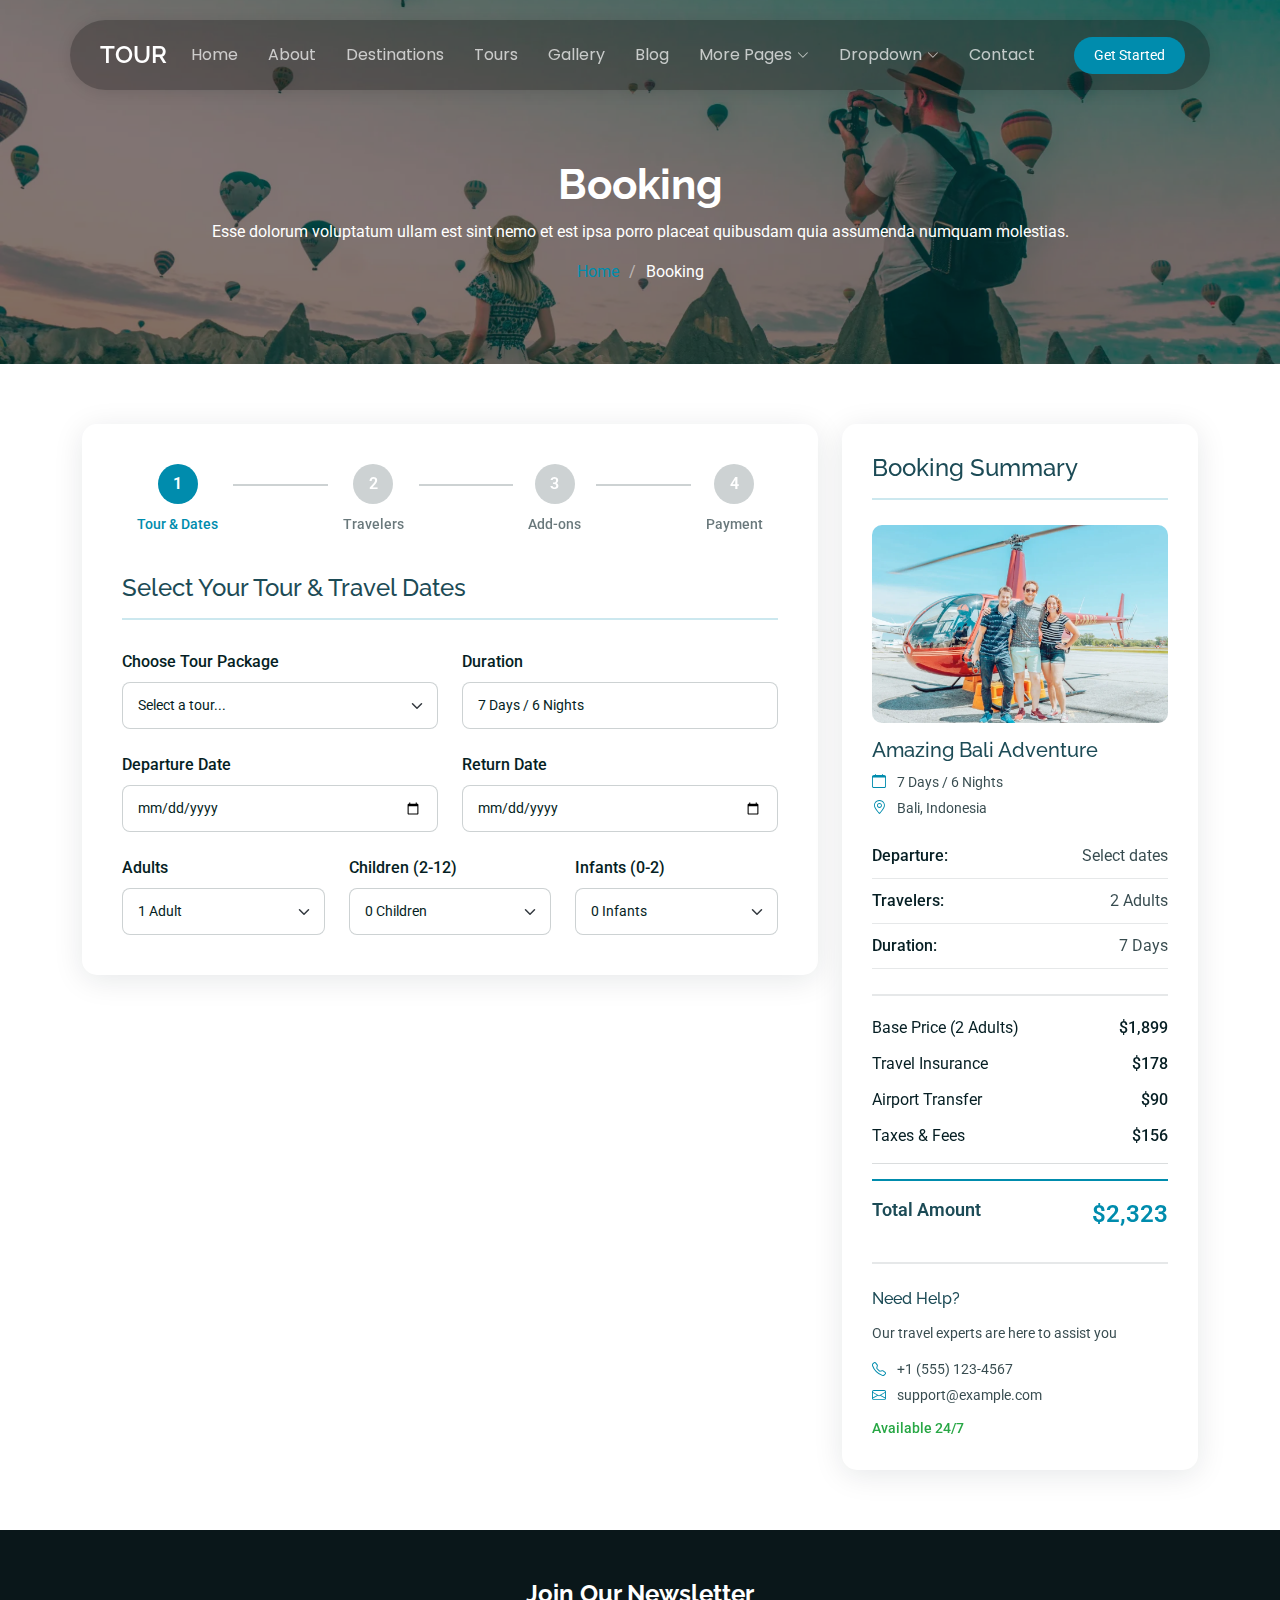
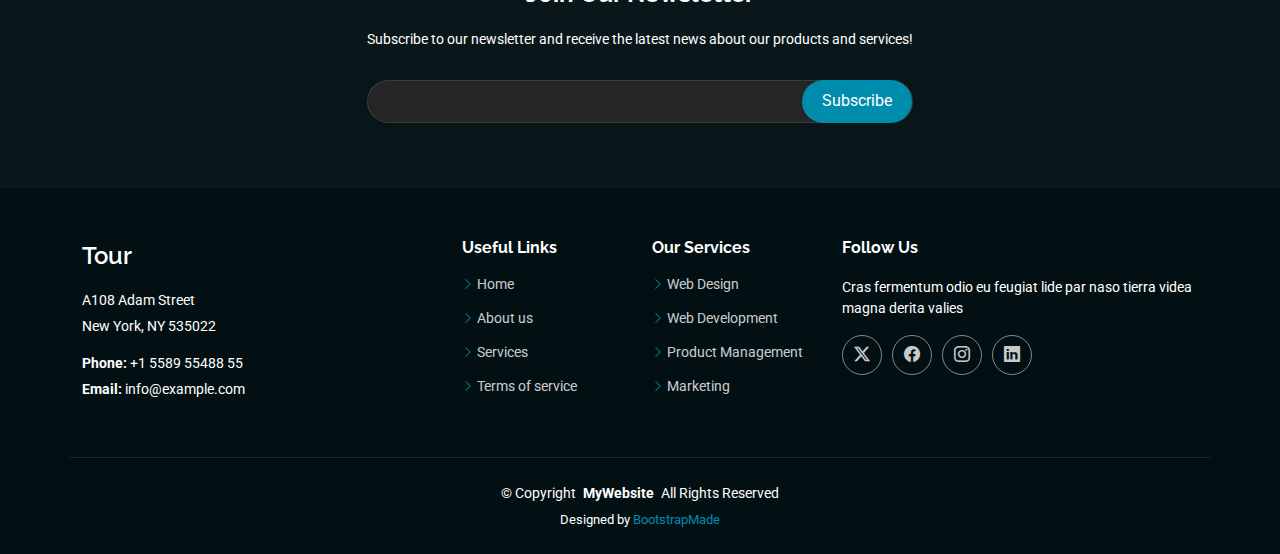
<file: booking.html>
<!DOCTYPE html>
<html lang="en">

<head>
  <meta charset="utf-8">
  <meta content="width=device-width, initial-scale=1.0" name="viewport">
  <title>Booking - Tour Bootstrap Template</title>
  <meta name="description" content="">
  <meta name="keywords" content="">

  <!-- Favicons -->
  <link href="assets/img/favicon.png" rel="icon">
  <link href="assets/img/apple-touch-icon.png" rel="apple-touch-icon">

  <!-- Fonts -->
  <link href="https://fonts.googleapis.com" rel="preconnect">
  <link href="https://fonts.gstatic.com" rel="preconnect" crossorigin>
  <link href="https://fonts.googleapis.com/css2?family=Roboto:ital,wght@0,100;0,300;0,400;0,500;0,700;0,900;1,100;1,300;1,400;1,500;1,700;1,900&family=Poppins:ital,wght@0,100;0,200;0,300;0,400;0,500;0,600;0,700;0,800;0,900;1,100;1,200;1,300;1,400;1,500;1,600;1,700;1,800;1,900&family=Raleway:ital,wght@0,100;0,200;0,300;0,400;0,500;0,600;0,700;0,800;0,900;1,100;1,200;1,300;1,400;1,500;1,600;1,700;1,800;1,900&display=swap" rel="stylesheet">

  <!-- Vendor CSS Files -->
  <link href="assets/vendor/bootstrap/css/bootstrap.min.css" rel="stylesheet">
  <link href="assets/vendor/bootstrap-icons/bootstrap-icons.css" rel="stylesheet">
  <link href="assets/vendor/aos/aos.css" rel="stylesheet">
  <link href="assets/vendor/swiper/swiper-bundle.min.css" rel="stylesheet">
  <link href="assets/vendor/glightbox/css/glightbox.min.css" rel="stylesheet">

  <!-- Main CSS File -->
  <link href="assets/css/main.css" rel="stylesheet">

  <!-- =======================================================
  * Template Name: Tour
  * Template URL: https://bootstrapmade.com/tour-bootstrap-travel-website-template/
  * Updated: Jul 01 2025 with Bootstrap v5.3.7
  * Author: BootstrapMade.com
  * License: https://bootstrapmade.com/license/
  ======================================================== -->
</head>

<body class="booking-page">

  <header id="header" class="header d-flex align-items-center fixed-top">
    <div class="header-container container-fluid container-xl position-relative d-flex align-items-center justify-content-between">

      <a href="index.html" class="logo d-flex align-items-center me-auto me-xl-0">
        <!-- Uncomment the line below if you also wish to use an image logo -->
        <!-- <img src="assets/img/logo.webp" alt=""> -->
        <h1 class="sitename">Tour</h1>
      </a>

      <nav id="navmenu" class="navmenu">
        <ul>
          <li><a href="index.html">Home</a></li>
          <li><a href="about.html">About</a></li>
          <li><a href="destinations.html">Destinations</a></li>
          <li><a href="tours.html">Tours</a></li>
          <li><a href="gallery.html">Gallery</a></li>
          <li><a href="blog.html">Blog</a></li>
          <li class="dropdown"><a href="#"><span>More Pages</span> <i class="bi bi-chevron-down toggle-dropdown"></i></a>
            <ul>
              <li><a href="destination-details.html">Destination Details</a></li>
              <li><a href="tour-details.html">Tour Details</a></li>
              <li><a href="booking.html" class="active">Booking</a></li>
              <li><a href="testimonials">Testimonials</a></li>
              <li><a href="faq.html">Frequently Asked Questions</a></li>
              <li><a href="blog-details.html">Blog Details</a></li>
              <li><a href="terms.html">Terms</a></li>
              <li><a href="privacy.html">Privacy</a></li>
              <li><a href="404.html">404</a></li>
            </ul>
          </li>
          <li class="dropdown"><a href="#"><span>Dropdown</span> <i class="bi bi-chevron-down toggle-dropdown"></i></a>
            <ul>
              <li><a href="#">Dropdown 1</a></li>
              <li class="dropdown"><a href="#"><span>Deep Dropdown</span> <i class="bi bi-chevron-down toggle-dropdown"></i></a>
                <ul>
                  <li><a href="#">Deep Dropdown 1</a></li>
                  <li><a href="#">Deep Dropdown 2</a></li>
                  <li><a href="#">Deep Dropdown 3</a></li>
                  <li><a href="#">Deep Dropdown 4</a></li>
                  <li><a href="#">Deep Dropdown 5</a></li>
                </ul>
              </li>
              <li><a href="#">Dropdown 2</a></li>
              <li><a href="#">Dropdown 3</a></li>
              <li><a href="#">Dropdown 4</a></li>
            </ul>
          </li>
          <li><a href="contact.html">Contact</a></li>
        </ul>
        <i class="mobile-nav-toggle d-xl-none bi bi-list"></i>
      </nav>

      <a class="btn-getstarted" href="destiantios.html">Get Started</a>

    </div>
  </header>

  <main class="main">

    <!-- Page Title -->
    <div class="page-title dark-background" data-aos="fade" style="background-image: url(assets/img/travel/showcase-8.webp);">
      <div class="container position-relative">
        <h1>Booking</h1>
        <p>Esse dolorum voluptatum ullam est sint nemo et est ipsa porro placeat quibusdam quia assumenda numquam molestias.</p>
        <nav class="breadcrumbs">
          <ol>
            <li><a href="index.html">Home</a></li>
            <li class="current">Booking</li>
          </ol>
        </nav>
      </div>
    </div><!-- End Page Title -->

    <!-- Travel Booking Section -->
    <section id="travel-booking" class="travel-booking section">

      <div class="container" data-aos="fade-up" data-aos-delay="100">

        <div class="row">
          <div class="col-lg-8">
            <div class="booking-form-container">
              <!-- Progress Steps -->
              <div class="booking-progress nav nav-tabs" data-aos="fade-up" data-aos-delay="200">
                <button class="step nav-link active" data-bs-toggle="tab" data-bs-target="#travel-booking-step-1" aria-current="page">
                  <span class="step-number">1</span>
                  <span class="step-title">Tour &amp; Dates</span>
                </button>
                <button class="step nav-link" data-bs-toggle="tab" data-bs-target="#travel-booking-step-2">
                  <span class="step-number">2</span>
                  <span class="step-title">Travelers</span>
                </button>
                <button class="step nav-link" data-bs-toggle="tab" data-bs-target="#travel-booking-step-3">
                  <span class="step-number">3</span>
                  <span class="step-title">Add-ons</span>
                </button>
                <button class="step nav-link" data-bs-toggle="tab" data-bs-target="#travel-booking-step-4">
                  <span class="step-number">4</span>
                  <span class="step-title">Payment</span>
                </button>
              </div><!-- End Progress Steps -->

              <!-- Booking Form -->
              <form action="" method="post" class="booking-form" data-aos="fade-up" data-aos-delay="300">

                <div class="tab-content" id="bookingTabContent">
                  <!-- Step 1: Tour & Dates -->
                  <div class="form-step tab-pane fade show active" id="travel-booking-step-1" role="tabpanel">
                    <h4>Select Your Tour &amp; Travel Dates</h4>

                    <div class="row gy-4">
                      <div class="col-md-6">
                        <label for="tour-select">Choose Tour Package</label>
                        <select name="tour_package" id="tour-select" class="form-select" required="">
                          <option value="">Select a tour...</option>
                          <option value="amazing-bali-adventure">Amazing Bali Adventure - 7 Days</option>
                          <option value="thailand-explorer">Thailand Explorer - 10 Days</option>
                          <option value="vietnam-highlights">Vietnam Highlights - 8 Days</option>
                          <option value="cambodia-discovery">Cambodia Discovery - 6 Days</option>
                        </select>
                      </div>

                      <div class="col-md-6">
                        <label for="tour-duration">Duration</label>
                        <input type="text" name="tour_duration" id="tour-duration" class="form-control" value="7 Days / 6 Nights" readonly="">
                      </div>

                      <div class="col-md-6">
                        <label for="departure-date">Departure Date</label>
                        <input type="date" name="departure_date" id="departure-date" class="form-control" required="">
                      </div>

                      <div class="col-md-6">
                        <label for="return-date">Return Date</label>
                        <input type="date" name="return_date" id="return-date" class="form-control" required="">
                      </div>

                      <div class="col-md-4">
                        <label for="adults">Adults</label>
                        <select name="adults" id="adults" class="form-select" required="">
                          <option value="1">1 Adult</option>
                          <option value="2">2 Adults</option>
                          <option value="3">3 Adults</option>
                          <option value="4">4 Adults</option>
                        </select>
                      </div>

                      <div class="col-md-4">
                        <label for="children">Children (2-12)</label>
                        <select name="children" id="children" class="form-select">
                          <option value="0">0 Children</option>
                          <option value="1">1 Child</option>
                          <option value="2">2 Children</option>
                          <option value="3">3 Children</option>
                        </select>
                      </div>

                      <div class="col-md-4">
                        <label for="infants">Infants (0-2)</label>
                        <select name="infants" id="infants" class="form-select">
                          <option value="0">0 Infants</option>
                          <option value="1">1 Infant</option>
                          <option value="2">2 Infants</option>
                        </select>
                      </div>
                    </div>
                  </div><!-- End Step 1 -->

                  <!-- Step 2: Traveler Information -->
                  <div class="form-step tab-pane fade" id="travel-booking-step-2" role="tabpanel">
                    <h4>Traveler Information</h4>

                    <div class="traveler-info">
                      <h5>Lead Traveler</h5>
                      <div class="row gy-3">
                        <div class="col-md-6">
                          <label for="first-name">First Name</label>
                          <input type="text" name="first_name" id="first-name" class="form-control" required="">
                        </div>
                        <div class="col-md-6">
                          <label for="last-name">Last Name</label>
                          <input type="text" name="last_name" id="last-name" class="form-control" required="">
                        </div>
                        <div class="col-md-6">
                          <label for="email">Email Address</label>
                          <input type="email" name="email" id="email" class="form-control" required="">
                        </div>
                        <div class="col-md-6">
                          <label for="phone">Phone Number</label>
                          <input type="tel" name="phone" id="phone" class="form-control" required="">
                        </div>
                        <div class="col-md-6">
                          <label for="nationality">Nationality</label>
                          <select name="nationality" id="nationality" class="form-select" required="">
                            <option value="">Select nationality...</option>
                            <option value="US">United States</option>
                            <option value="CA">Canada</option>
                            <option value="UK">United Kingdom</option>
                            <option value="AU">Australia</option>
                          </select>
                        </div>
                      </div>
                    </div>

                    <div class="special-requirements">
                      <h5>Special Requirements</h5>
                      <div class="row gy-3">
                        <div class="col-12">
                          <label for="dietary">Dietary Restrictions</label>
                          <textarea name="dietary" id="dietary" class="form-control" rows="3" placeholder="Please mention any dietary restrictions or food allergies..."></textarea>
                        </div>
                        <div class="col-12">
                          <label for="special-requests">Special Requests</label>
                          <textarea name="special_requests" id="special-requests" class="form-control" rows="3" placeholder="Any special requests or accessibility needs..."></textarea>
                        </div>
                      </div>
                    </div>
                  </div><!-- End Step 2 -->

                  <!-- Step 3: Add-ons & Extras -->
                  <div class="form-step tab-pane fade" id="travel-booking-step-3" role="tabpanel">
                    <h4>Enhance Your Experience</h4>

                    <div class="addon-options">
                      <div class="addon-item">
                        <div class="addon-details">
                          <div class="addon-check">
                            <input type="checkbox" name="travel_insurance" id="travel-insurance" value="yes">
                            <label for="travel-insurance">
                              <h5>Travel Insurance</h5>
                              <p>Comprehensive coverage for your trip including medical emergencies and cancellations.</p>
                            </label>
                          </div>
                          <div class="addon-price">
                            <span class="price">$89</span>
                            <span class="period">per person</span>
                          </div>
                        </div>
                      </div>

                      <div class="addon-item">
                        <div class="addon-details">
                          <div class="addon-check">
                            <input type="checkbox" name="airport_transfer" id="airport-transfer" value="yes">
                            <label for="airport-transfer">
                              <h5>Airport Transfer</h5>
                              <p>Private pickup and drop-off service from/to the airport with comfortable vehicle.</p>
                            </label>
                          </div>
                          <div class="addon-price">
                            <span class="price">$45</span>
                            <span class="period">per trip</span>
                          </div>
                        </div>
                      </div>

                      <div class="addon-item">
                        <div class="addon-details">
                          <div class="addon-check">
                            <input type="checkbox" name="extra_nights" id="extra-nights" value="yes">
                            <label for="extra-nights">
                              <h5>Extra Hotel Nights</h5>
                              <p>Extend your stay with additional nights at premium hotels before or after your tour.</p>
                            </label>
                          </div>
                          <div class="addon-price">
                            <span class="price">$120</span>
                            <span class="period">per night</span>
                          </div>
                        </div>
                      </div>

                      <div class="addon-item">
                        <div class="addon-details">
                          <div class="addon-check">
                            <input type="checkbox" name="local_guide" id="local-guide" value="yes">
                            <label for="local-guide">
                              <h5>Private Local Guide</h5>
                              <p>Personal guide for exclusive insights and customized exploration of hidden gems.</p>
                            </label>
                          </div>
                          <div class="addon-price">
                            <span class="price">$199</span>
                            <span class="period">per day</span>
                          </div>
                        </div>
                      </div>
                    </div>
                  </div><!-- End Step 3 -->

                  <!-- Step 4: Payment Information -->
                  <div class="form-step tab-pane fade" id="travel-booking-step-4" role="tabpanel">
                    <h4>Payment Information</h4>

                    <div class="payment-methods">
                      <div class="method-selector">
                        <input type="radio" name="payment_method" id="credit-card" value="credit_card" checked="">
                        <label for="credit-card"><i class="bi bi-credit-card"></i> Credit Card</label>
                      </div>
                      <div class="method-selector">
                        <input type="radio" name="payment_method" id="paypal" value="paypal">
                        <label for="paypal"><i class="bi bi-paypal"></i> PayPal</label>
                      </div>
                      <div class="method-selector">
                        <input type="radio" name="payment_method" id="bank-transfer" value="bank_transfer">
                        <label for="bank-transfer"><i class="bi bi-bank"></i> Bank Transfer</label>
                      </div>
                    </div>

                    <div class="payment-details">
                      <div class="row gy-3">
                        <div class="col-12">
                          <label for="card-name">Cardholder Name</label>
                          <input type="text" name="card_name" id="card-name" class="form-control" required="">
                        </div>
                        <div class="col-md-8">
                          <label for="card-number">Card Number</label>
                          <input type="text" name="card_number" id="card-number" class="form-control" placeholder="1234 5678 9012 3456" required="">
                        </div>
                        <div class="col-md-4">
                          <label for="card-cvv">CVV</label>
                          <input type="text" name="card_cvv" id="card-cvv" class="form-control" placeholder="123" required="">
                        </div>
                        <div class="col-md-6">
                          <label for="card-expiry-month">Expiry Month</label>
                          <select name="card_expiry_month" id="card-expiry-month" class="form-select" required="">
                            <option value="">Month</option>
                            <option value="01">01</option>
                            <option value="02">02</option>
                            <option value="03">03</option>
                            <option value="04">04</option>
                            <option value="05">05</option>
                            <option value="06">06</option>
                            <option value="07">07</option>
                            <option value="08">08</option>
                            <option value="09">09</option>
                            <option value="10">10</option>
                            <option value="11">11</option>
                            <option value="12">12</option>
                          </select>
                        </div>
                        <div class="col-md-6">
                          <label for="card-expiry-year">Expiry Year</label>
                          <select name="card_expiry_year" id="card-expiry-year" class="form-select" required="">
                            <option value="">Year</option>
                            <option value="2024">2024</option>
                            <option value="2025">2025</option>
                            <option value="2026">2026</option>
                            <option value="2027">2027</option>
                            <option value="2028">2028</option>
                            <option value="2029">2029</option>
                          </select>
                        </div>
                      </div>

                      <div class="secure-payment">
                        <i class="bi bi-shield-check"></i>
                        <span>Your payment information is secure and encrypted</span>
                      </div>
                    </div>

                    <div class="terms-agreement">
                      <div class="form-check">
                        <input type="checkbox" name="terms_agreement" id="terms-agreement" class="form-check-input" required="">
                        <label for="terms-agreement" class="form-check-label">
                          I agree to the <a href="#">Terms &amp; Conditions</a> and <a href="#">Privacy Policy</a>
                        </label>
                      </div>
                    </div>

                    <div class="form-navigation">
                      <button type="submit" class="btn btn-book">Complete Booking</button>
                    </div>
                  </div><!-- End Step 4 -->

                </div><!-- End Tab Content -->

              </form><!-- End Booking Form -->
            </div>
          </div>

          <!-- Booking Summary Sidebar -->
          <div class="col-lg-4">
            <div class="booking-summary" data-aos="fade-up" data-aos-delay="400">
              <div class="summary-header">
                <h4>Booking Summary</h4>
              </div>

              <div class="selected-tour">
                <img src="assets/img/travel/tour-15.webp" alt="Selected Tour" class="img-fluid">
                <div class="tour-info">
                  <h5>Amazing Bali Adventure</h5>
                  <p><i class="bi bi-calendar"></i> 7 Days / 6 Nights</p>
                  <p><i class="bi bi-geo-alt"></i> Bali, Indonesia</p>
                </div>
              </div>

              <div class="booking-details">
                <div class="detail-item">
                  <span class="label">Departure:</span>
                  <span class="value">Select dates</span>
                </div>
                <div class="detail-item">
                  <span class="label">Travelers:</span>
                  <span class="value">2 Adults</span>
                </div>
                <div class="detail-item">
                  <span class="label">Duration:</span>
                  <span class="value">7 Days</span>
                </div>
              </div>

              <div class="price-breakdown">
                <div class="price-item">
                  <span class="description">Base Price (2 Adults)</span>
                  <span class="amount">$1,899</span>
                </div>
                <div class="price-item">
                  <span class="description">Travel Insurance</span>
                  <span class="amount">$178</span>
                </div>
                <div class="price-item">
                  <span class="description">Airport Transfer</span>
                  <span class="amount">$90</span>
                </div>
                <div class="price-item tax-item">
                  <span class="description">Taxes &amp; Fees</span>
                  <span class="amount">$156</span>
                </div>
                <div class="price-total">
                  <span class="description">Total Amount</span>
                  <span class="amount">$2,323</span>
                </div>
              </div>

              <div class="help-section">
                <h5>Need Help?</h5>
                <p>Our travel experts are here to assist you</p>
                <div class="contact-info">
                  <p><i class="bi bi-telephone"></i> +1 (555) 123-4567</p>
                  <p><i class="bi bi-envelope"></i> support@example.com</p>
                </div>
                <div class="support-hours">
                  <small>Available 24/7</small>
                </div>
              </div>
            </div>
          </div>
        </div>

      </div>

    </section><!-- /Travel Booking Section -->

  </main>

  <footer id="footer" class="footer position-relative dark-background">

    <div class="footer-newsletter">
      <div class="container">
        <div class="row justify-content-center text-center">
          <div class="col-lg-6">
            <h4>Join Our Newsletter</h4>
            <p>Subscribe to our newsletter and receive the latest news about our products and services!</p>
            <form action="forms/newsletter.php" method="post" class="php-email-form">
              <div class="newsletter-form"><input type="email" name="email"><input type="submit" value="Subscribe"></div>
              <div class="loading">Loading</div>
              <div class="error-message"></div>
              <div class="sent-message">Your subscription request has been sent. Thank you!</div>
            </form>
          </div>
        </div>
      </div>
    </div>

    <div class="container footer-top">
      <div class="row gy-4">
        <div class="col-lg-4 col-md-6 footer-about">
          <a href="index.html" class="d-flex align-items-center">
            <span class="sitename">Tour</span>
          </a>
          <div class="footer-contact pt-3">
            <p>A108 Adam Street</p>
            <p>New York, NY 535022</p>
            <p class="mt-3"><strong>Phone:</strong> <span>+1 5589 55488 55</span></p>
            <p><strong>Email:</strong> <span>info@example.com</span></p>
          </div>
        </div>

        <div class="col-lg-2 col-md-3 footer-links">
          <h4>Useful Links</h4>
          <ul>
            <li><i class="bi bi-chevron-right"></i> <a href="#">Home</a></li>
            <li><i class="bi bi-chevron-right"></i> <a href="#">About us</a></li>
            <li><i class="bi bi-chevron-right"></i> <a href="#">Services</a></li>
            <li><i class="bi bi-chevron-right"></i> <a href="#">Terms of service</a></li>
          </ul>
        </div>

        <div class="col-lg-2 col-md-3 footer-links">
          <h4>Our Services</h4>
          <ul>
            <li><i class="bi bi-chevron-right"></i> <a href="#">Web Design</a></li>
            <li><i class="bi bi-chevron-right"></i> <a href="#">Web Development</a></li>
            <li><i class="bi bi-chevron-right"></i> <a href="#">Product Management</a></li>
            <li><i class="bi bi-chevron-right"></i> <a href="#">Marketing</a></li>
          </ul>
        </div>

        <div class="col-lg-4 col-md-12">
          <h4>Follow Us</h4>
          <p>Cras fermentum odio eu feugiat lide par naso tierra videa magna derita valies</p>
          <div class="social-links d-flex">
            <a href=""><i class="bi bi-twitter-x"></i></a>
            <a href=""><i class="bi bi-facebook"></i></a>
            <a href=""><i class="bi bi-instagram"></i></a>
            <a href=""><i class="bi bi-linkedin"></i></a>
          </div>
        </div>

      </div>
    </div>

    <div class="container copyright text-center mt-4">
      <p>© <span>Copyright</span> <strong class="px-1 sitename">MyWebsite</strong> <span>All Rights Reserved</span></p>
      <div class="credits">
        <!-- All the links in the footer should remain intact. -->
        <!-- You can delete the links only if you've purchased the pro version. -->
        <!-- Licensing information: https://bootstrapmade.com/license/ -->
        <!-- Purchase the pro version with working PHP/AJAX contact form: [buy-url] -->
        Designed by <a href="https://bootstrapmade.com/">BootstrapMade</a>
      </div>
    </div>

  </footer>

  <!-- Scroll Top -->
  <a href="#" id="scroll-top" class="scroll-top d-flex align-items-center justify-content-center"><i class="bi bi-arrow-up-short"></i></a>

  <!-- Preloader -->
  <div id="preloader"></div>

  <!-- Vendor JS Files -->
  <script src="assets/vendor/bootstrap/js/bootstrap.bundle.min.js"></script>
  <script src="assets/vendor/php-email-form/validate.js"></script>
  <script src="assets/vendor/aos/aos.js"></script>
  <script src="assets/vendor/purecounter/purecounter_vanilla.js"></script>
  <script src="assets/vendor/swiper/swiper-bundle.min.js"></script>
  <script src="assets/vendor/isotope-layout/isotope.pkgd.min.js"></script>
  <script src="assets/vendor/imagesloaded/imagesloaded.pkgd.min.js"></script>
  <script src="assets/vendor/glightbox/js/glightbox.min.js"></script>

  <!-- Main JS File -->
  <script src="assets/js/main.js"></script>

</body>

</html>
</file>
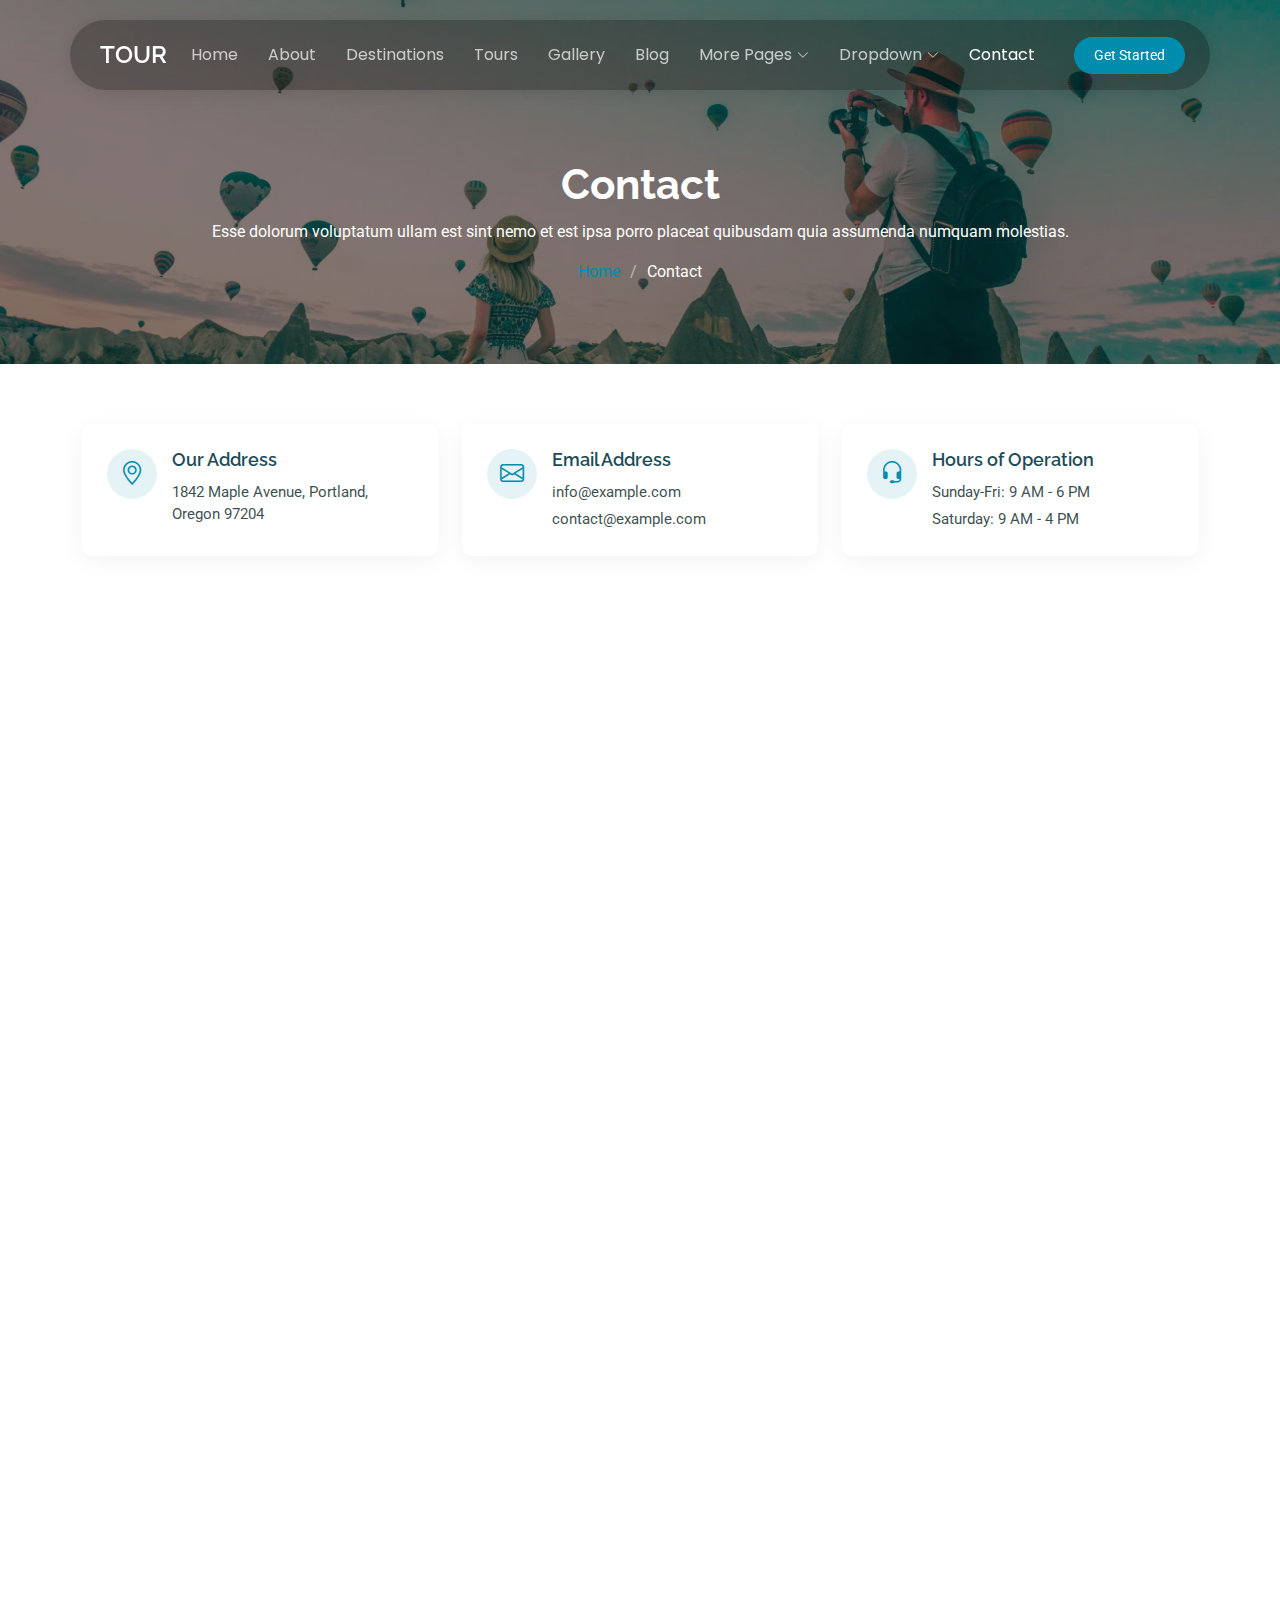
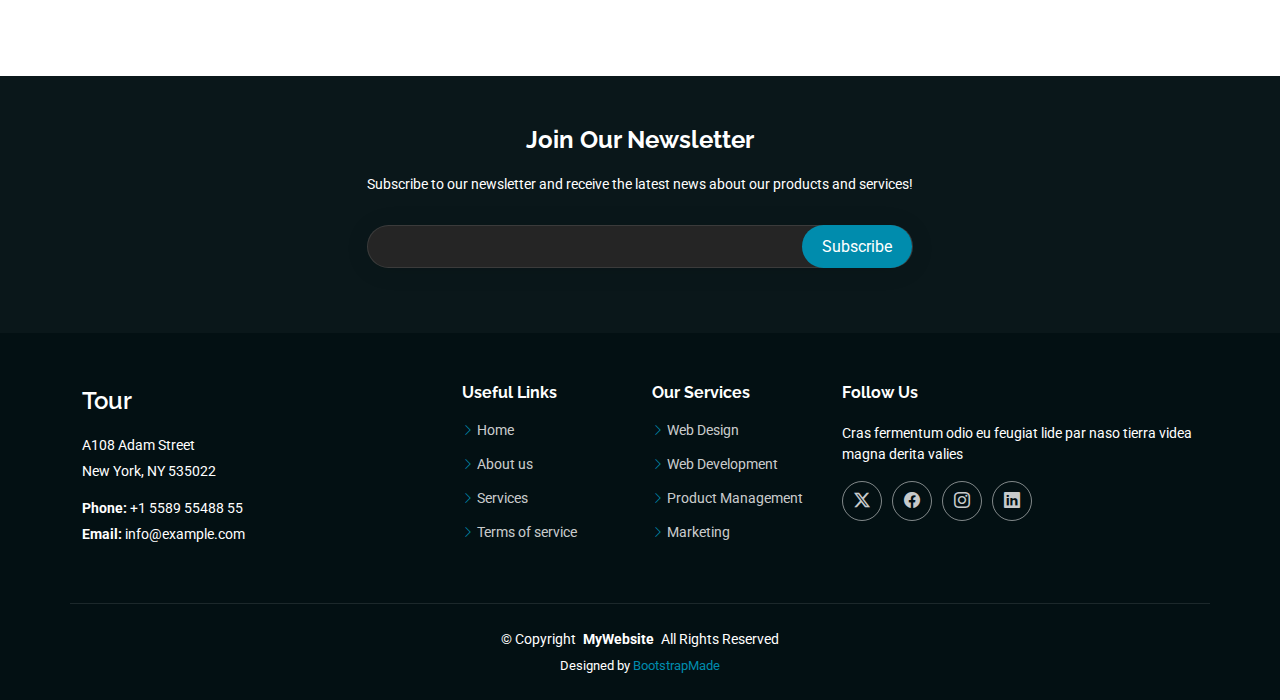
<file: contact.html>
<!DOCTYPE html>
<html lang="en">

<head>
  <meta charset="utf-8">
  <meta content="width=device-width, initial-scale=1.0" name="viewport">
  <title>Contact - Tour Bootstrap Template</title>
  <meta name="description" content="">
  <meta name="keywords" content="">

  <!-- Favicons -->
  <link href="assets/img/favicon.png" rel="icon">
  <link href="assets/img/apple-touch-icon.png" rel="apple-touch-icon">

  <!-- Fonts -->
  <link href="https://fonts.googleapis.com" rel="preconnect">
  <link href="https://fonts.gstatic.com" rel="preconnect" crossorigin>
  <link href="https://fonts.googleapis.com/css2?family=Roboto:ital,wght@0,100;0,300;0,400;0,500;0,700;0,900;1,100;1,300;1,400;1,500;1,700;1,900&family=Poppins:ital,wght@0,100;0,200;0,300;0,400;0,500;0,600;0,700;0,800;0,900;1,100;1,200;1,300;1,400;1,500;1,600;1,700;1,800;1,900&family=Raleway:ital,wght@0,100;0,200;0,300;0,400;0,500;0,600;0,700;0,800;0,900;1,100;1,200;1,300;1,400;1,500;1,600;1,700;1,800;1,900&display=swap" rel="stylesheet">

  <!-- Vendor CSS Files -->
  <link href="assets/vendor/bootstrap/css/bootstrap.min.css" rel="stylesheet">
  <link href="assets/vendor/bootstrap-icons/bootstrap-icons.css" rel="stylesheet">
  <link href="assets/vendor/aos/aos.css" rel="stylesheet">
  <link href="assets/vendor/swiper/swiper-bundle.min.css" rel="stylesheet">
  <link href="assets/vendor/glightbox/css/glightbox.min.css" rel="stylesheet">

  <!-- Main CSS File -->
  <link href="assets/css/main.css" rel="stylesheet">

  <!-- =======================================================
  * Template Name: Tour
  * Template URL: https://bootstrapmade.com/tour-bootstrap-travel-website-template/
  * Updated: Jul 01 2025 with Bootstrap v5.3.7
  * Author: BootstrapMade.com
  * License: https://bootstrapmade.com/license/
  ======================================================== -->
</head>

<body class="contact-page">

  <header id="header" class="header d-flex align-items-center fixed-top">
    <div class="header-container container-fluid container-xl position-relative d-flex align-items-center justify-content-between">

      <a href="index.html" class="logo d-flex align-items-center me-auto me-xl-0">
        <!-- Uncomment the line below if you also wish to use an image logo -->
        <!-- <img src="assets/img/logo.webp" alt=""> -->
        <h1 class="sitename">Tour</h1>
      </a>

      <nav id="navmenu" class="navmenu">
        <ul>
          <li><a href="index.html">Home</a></li>
          <li><a href="about.html">About</a></li>
          <li><a href="destinations.html">Destinations</a></li>
          <li><a href="tours.html">Tours</a></li>
          <li><a href="gallery.html">Gallery</a></li>
          <li><a href="blog.html">Blog</a></li>
          <li class="dropdown"><a href="#"><span>More Pages</span> <i class="bi bi-chevron-down toggle-dropdown"></i></a>
            <ul>
              <li><a href="destination-details.html">Destination Details</a></li>
              <li><a href="tour-details.html">Tour Details</a></li>
              <li><a href="booking.html">Booking</a></li>
              <li><a href="testimonials">Testimonials</a></li>
              <li><a href="faq.html">Frequently Asked Questions</a></li>
              <li><a href="blog-details.html">Blog Details</a></li>
              <li><a href="terms.html">Terms</a></li>
              <li><a href="privacy.html">Privacy</a></li>
              <li><a href="404.html">404</a></li>
            </ul>
          </li>
          <li class="dropdown"><a href="#"><span>Dropdown</span> <i class="bi bi-chevron-down toggle-dropdown"></i></a>
            <ul>
              <li><a href="#">Dropdown 1</a></li>
              <li class="dropdown"><a href="#"><span>Deep Dropdown</span> <i class="bi bi-chevron-down toggle-dropdown"></i></a>
                <ul>
                  <li><a href="#">Deep Dropdown 1</a></li>
                  <li><a href="#">Deep Dropdown 2</a></li>
                  <li><a href="#">Deep Dropdown 3</a></li>
                  <li><a href="#">Deep Dropdown 4</a></li>
                  <li><a href="#">Deep Dropdown 5</a></li>
                </ul>
              </li>
              <li><a href="#">Dropdown 2</a></li>
              <li><a href="#">Dropdown 3</a></li>
              <li><a href="#">Dropdown 4</a></li>
            </ul>
          </li>
          <li><a href="contact.html" class="active">Contact</a></li>
        </ul>
        <i class="mobile-nav-toggle d-xl-none bi bi-list"></i>
      </nav>

      <a class="btn-getstarted" href="destiantios.html">Get Started</a>

    </div>
  </header>

  <main class="main">

    <!-- Page Title -->
    <div class="page-title dark-background" data-aos="fade" style="background-image: url(assets/img/travel/showcase-8.webp);">
      <div class="container position-relative">
        <h1>Contact</h1>
        <p>Esse dolorum voluptatum ullam est sint nemo et est ipsa porro placeat quibusdam quia assumenda numquam molestias.</p>
        <nav class="breadcrumbs">
          <ol>
            <li><a href="index.html">Home</a></li>
            <li class="current">Contact</li>
          </ol>
        </nav>
      </div>
    </div><!-- End Page Title -->

    <!-- Contact Section -->
    <section id="contact" class="contact section">

      <div class="container" data-aos="fade-up" data-aos-delay="100">

        <!-- Contact Info Boxes -->
        <div class="row gy-4 mb-5">
          <div class="col-lg-4" data-aos="fade-up" data-aos-delay="100">
            <div class="contact-info-box">
              <div class="icon-box">
                <i class="bi bi-geo-alt"></i>
              </div>
              <div class="info-content">
                <h4>Our Address</h4>
                <p>1842 Maple Avenue, Portland, Oregon 97204</p>
              </div>
            </div>
          </div>

          <div class="col-lg-4" data-aos="fade-up" data-aos-delay="200">
            <div class="contact-info-box">
              <div class="icon-box">
                <i class="bi bi-envelope"></i>
              </div>
              <div class="info-content">
                <h4>Email Address</h4>
                <p>info@example.com</p>
                <p>contact@example.com</p>
              </div>
            </div>
          </div>

          <div class="col-lg-4" data-aos="fade-up" data-aos-delay="300">
            <div class="contact-info-box">
              <div class="icon-box">
                <i class="bi bi-headset"></i>
              </div>
              <div class="info-content">
                <h4>Hours of Operation</h4>
                <p>Sunday-Fri: 9 AM - 6 PM</p>
                <p>Saturday: 9 AM - 4 PM</p>
              </div>
            </div>
          </div>
        </div>

      </div>

      <!-- Google Maps (Full Width) -->
      <div class="map-section" data-aos="fade-up" data-aos-delay="200">
        <iframe src="https://www.google.com/maps/embed?pb=!1m14!1m8!1m3!1d48389.78314118045!2d-74.006138!3d40.710059!3m2!1i1024!2i768!4f13.1!3m3!1m2!1s0x89c25a22a3bda30d%3A0xb89d1fe6bc499443!2sDowntown%20Conference%20Center!5e0!3m2!1sen!2sus!4v1676961268712!5m2!1sen!2sus" width="100%" height="500" style="border:0;" allowfullscreen="" loading="lazy" referrerpolicy="no-referrer-when-downgrade"></iframe>
      </div>

      <!-- Contact Form Section (Overlapping) -->
      <div class="container form-container-overlap">
        <div class="row justify-content-center" data-aos="fade-up" data-aos-delay="300">
          <div class="col-lg-10">
            <div class="contact-form-wrapper">
              <h2 class="text-center mb-4">Get in Touch</h2>

              <form action="forms/contact.php" method="post" class="php-email-form">
                <div class="row g-3">
                  <div class="col-md-6">
                    <div class="form-group">
                      <div class="input-with-icon">
                        <i class="bi bi-person"></i>
                        <input type="text" class="form-control" name="name" placeholder="First Name" required="">
                      </div>
                    </div>
                  </div>

                  <div class="col-md-6">
                    <div class="form-group">
                      <div class="input-with-icon">
                        <i class="bi bi-envelope"></i>
                        <input type="email" class="form-control" name="email" placeholder="Email Address" required="">
                      </div>
                    </div>
                  </div>

                  <div class="col-md-12">
                    <div class="form-group">
                      <div class="input-with-icon">
                        <i class="bi bi-text-left"></i>
                        <input type="text" class="form-control" name="subject" placeholder="Subject" required="">
                      </div>
                    </div>
                  </div>

                  <div class="col-12">
                    <div class="form-group">
                      <div class="input-with-icon">
                        <i class="bi bi-chat-dots message-icon"></i>
                        <textarea class="form-control" name="message" placeholder="Write Message..." style="height: 180px" required=""></textarea>
                      </div>
                    </div>
                  </div>

                  <div class="col-12">
                    <div class="loading">Loading</div>
                    <div class="error-message"></div>
                    <div class="sent-message">Your message has been sent. Thank you!</div>
                  </div>

                  <div class="col-12 text-center">
                    <button type="submit" class="btn btn-primary btn-submit">SEND MESSAGE</button>
                  </div>
                </div>
              </form>
            </div>
          </div>
        </div>

      </div>

    </section><!-- /Contact Section -->

  </main>

  <footer id="footer" class="footer position-relative dark-background">

    <div class="footer-newsletter">
      <div class="container">
        <div class="row justify-content-center text-center">
          <div class="col-lg-6">
            <h4>Join Our Newsletter</h4>
            <p>Subscribe to our newsletter and receive the latest news about our products and services!</p>
            <form action="forms/newsletter.php" method="post" class="php-email-form">
              <div class="newsletter-form"><input type="email" name="email"><input type="submit" value="Subscribe"></div>
              <div class="loading">Loading</div>
              <div class="error-message"></div>
              <div class="sent-message">Your subscription request has been sent. Thank you!</div>
            </form>
          </div>
        </div>
      </div>
    </div>

    <div class="container footer-top">
      <div class="row gy-4">
        <div class="col-lg-4 col-md-6 footer-about">
          <a href="index.html" class="d-flex align-items-center">
            <span class="sitename">Tour</span>
          </a>
          <div class="footer-contact pt-3">
            <p>A108 Adam Street</p>
            <p>New York, NY 535022</p>
            <p class="mt-3"><strong>Phone:</strong> <span>+1 5589 55488 55</span></p>
            <p><strong>Email:</strong> <span>info@example.com</span></p>
          </div>
        </div>

        <div class="col-lg-2 col-md-3 footer-links">
          <h4>Useful Links</h4>
          <ul>
            <li><i class="bi bi-chevron-right"></i> <a href="#">Home</a></li>
            <li><i class="bi bi-chevron-right"></i> <a href="#">About us</a></li>
            <li><i class="bi bi-chevron-right"></i> <a href="#">Services</a></li>
            <li><i class="bi bi-chevron-right"></i> <a href="#">Terms of service</a></li>
          </ul>
        </div>

        <div class="col-lg-2 col-md-3 footer-links">
          <h4>Our Services</h4>
          <ul>
            <li><i class="bi bi-chevron-right"></i> <a href="#">Web Design</a></li>
            <li><i class="bi bi-chevron-right"></i> <a href="#">Web Development</a></li>
            <li><i class="bi bi-chevron-right"></i> <a href="#">Product Management</a></li>
            <li><i class="bi bi-chevron-right"></i> <a href="#">Marketing</a></li>
          </ul>
        </div>

        <div class="col-lg-4 col-md-12">
          <h4>Follow Us</h4>
          <p>Cras fermentum odio eu feugiat lide par naso tierra videa magna derita valies</p>
          <div class="social-links d-flex">
            <a href=""><i class="bi bi-twitter-x"></i></a>
            <a href=""><i class="bi bi-facebook"></i></a>
            <a href=""><i class="bi bi-instagram"></i></a>
            <a href=""><i class="bi bi-linkedin"></i></a>
          </div>
        </div>

      </div>
    </div>

    <div class="container copyright text-center mt-4">
      <p>© <span>Copyright</span> <strong class="px-1 sitename">MyWebsite</strong> <span>All Rights Reserved</span></p>
      <div class="credits">
        <!-- All the links in the footer should remain intact. -->
        <!-- You can delete the links only if you've purchased the pro version. -->
        <!-- Licensing information: https://bootstrapmade.com/license/ -->
        <!-- Purchase the pro version with working PHP/AJAX contact form: [buy-url] -->
        Designed by <a href="https://bootstrapmade.com/">BootstrapMade</a>
      </div>
    </div>

  </footer>

  <!-- Scroll Top -->
  <a href="#" id="scroll-top" class="scroll-top d-flex align-items-center justify-content-center"><i class="bi bi-arrow-up-short"></i></a>

  <!-- Preloader -->
  <div id="preloader"></div>

  <!-- Vendor JS Files -->
  <script src="assets/vendor/bootstrap/js/bootstrap.bundle.min.js"></script>
  <script src="assets/vendor/php-email-form/validate.js"></script>
  <script src="assets/vendor/aos/aos.js"></script>
  <script src="assets/vendor/purecounter/purecounter_vanilla.js"></script>
  <script src="assets/vendor/swiper/swiper-bundle.min.js"></script>
  <script src="assets/vendor/isotope-layout/isotope.pkgd.min.js"></script>
  <script src="assets/vendor/imagesloaded/imagesloaded.pkgd.min.js"></script>
  <script src="assets/vendor/glightbox/js/glightbox.min.js"></script>

  <!-- Main JS File -->
  <script src="assets/js/main.js"></script>

</body>

</html>
</file>
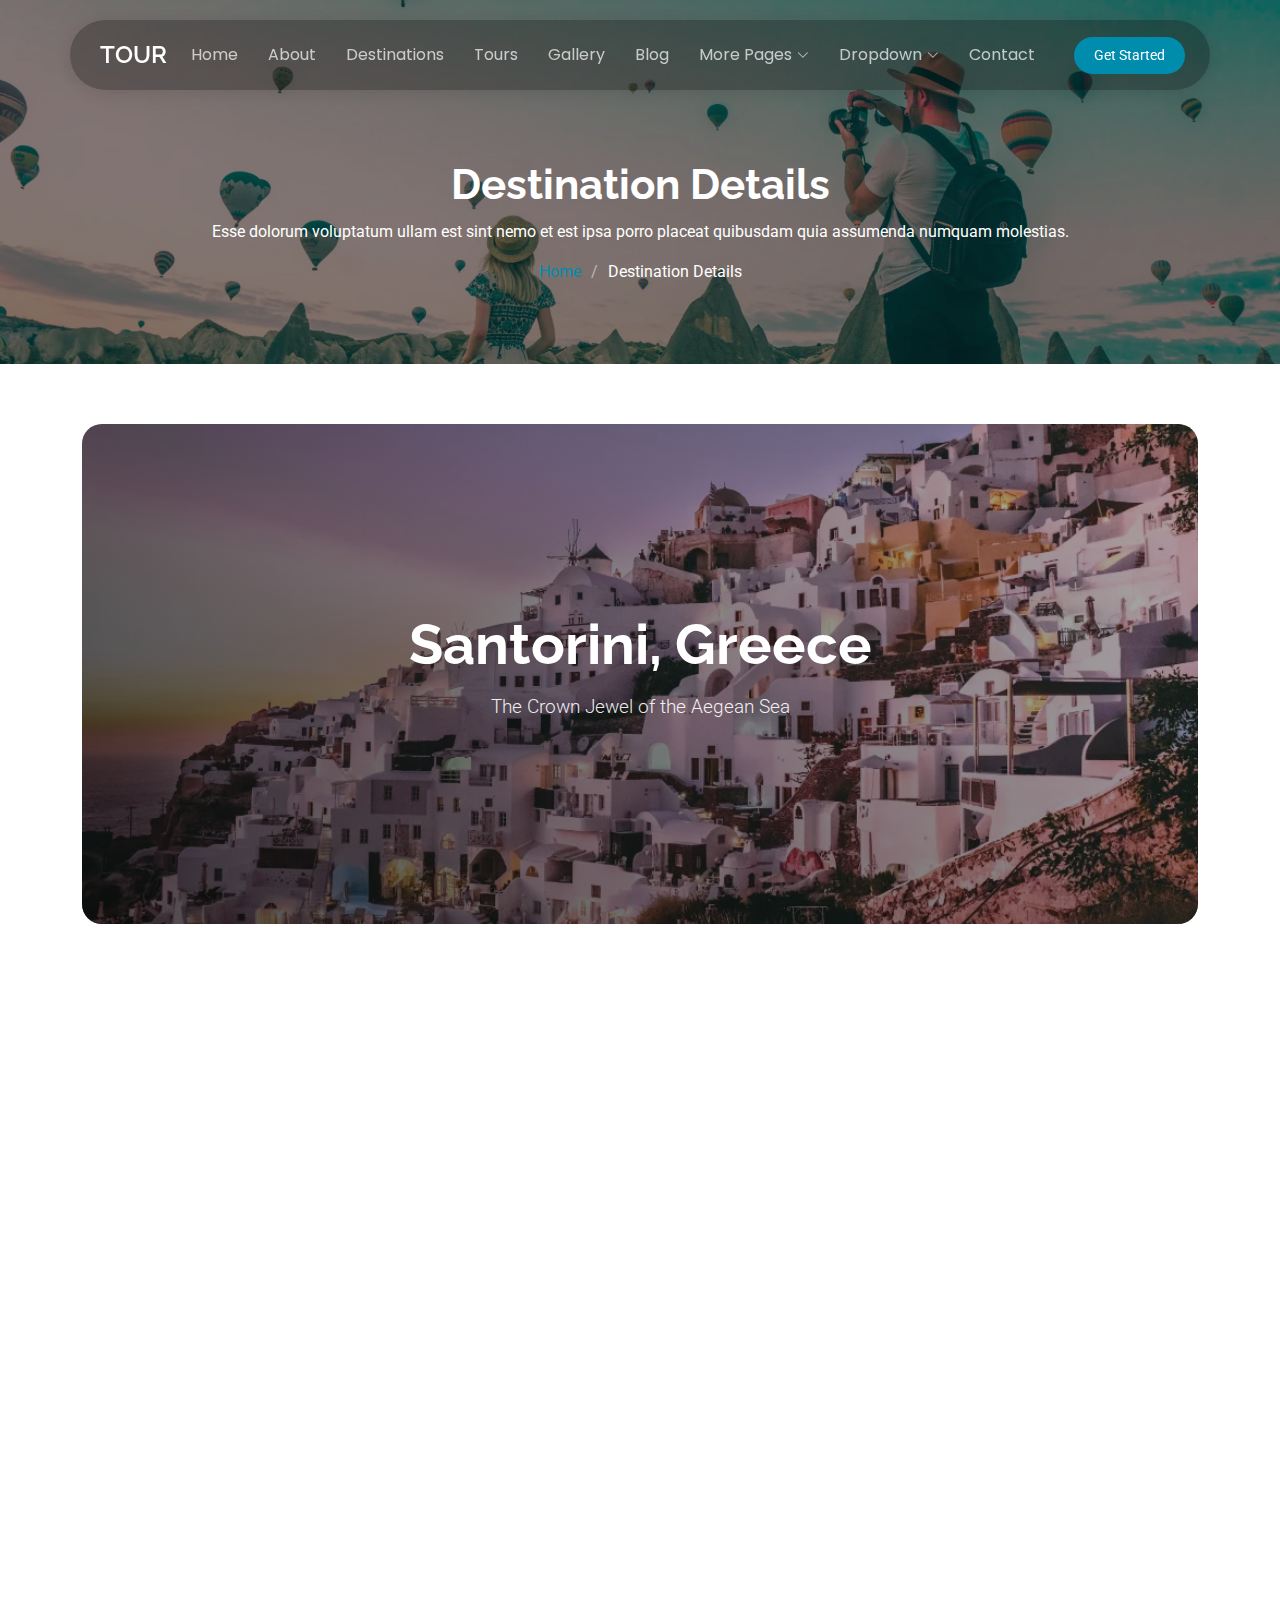
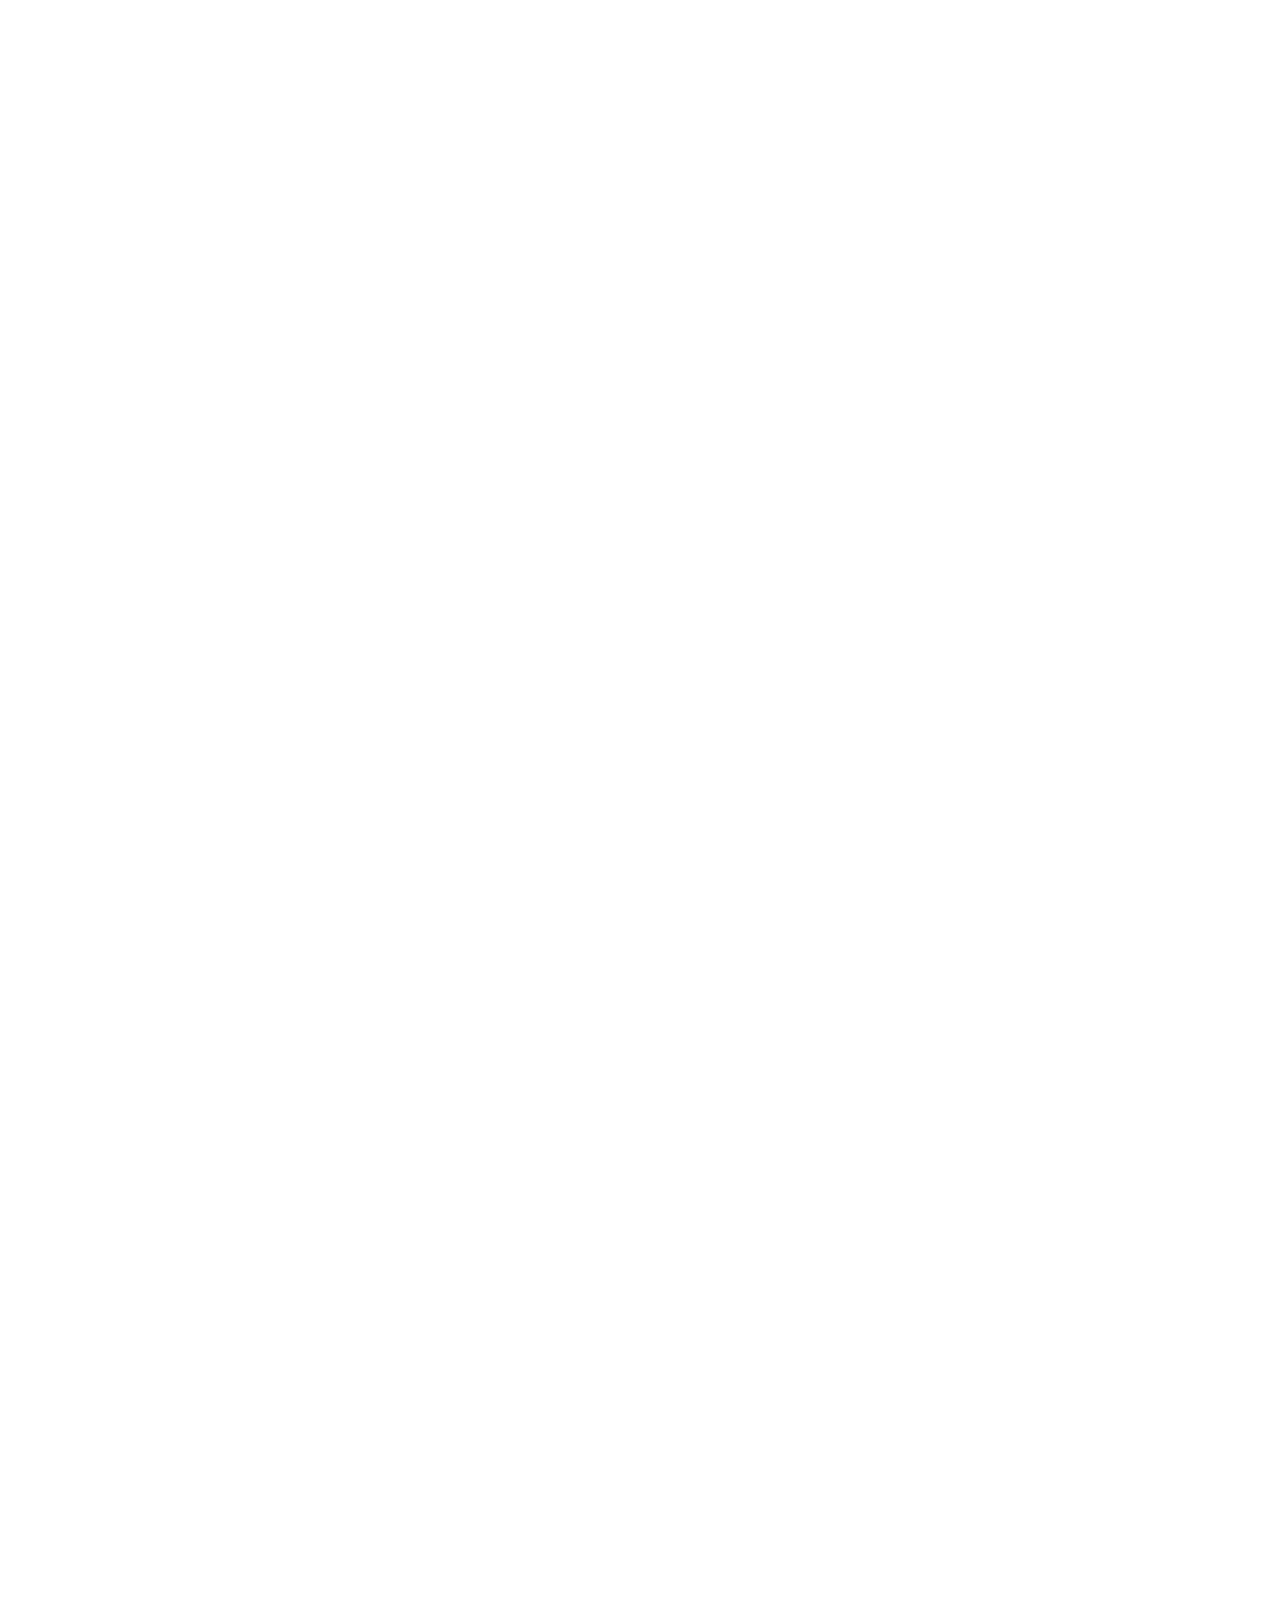
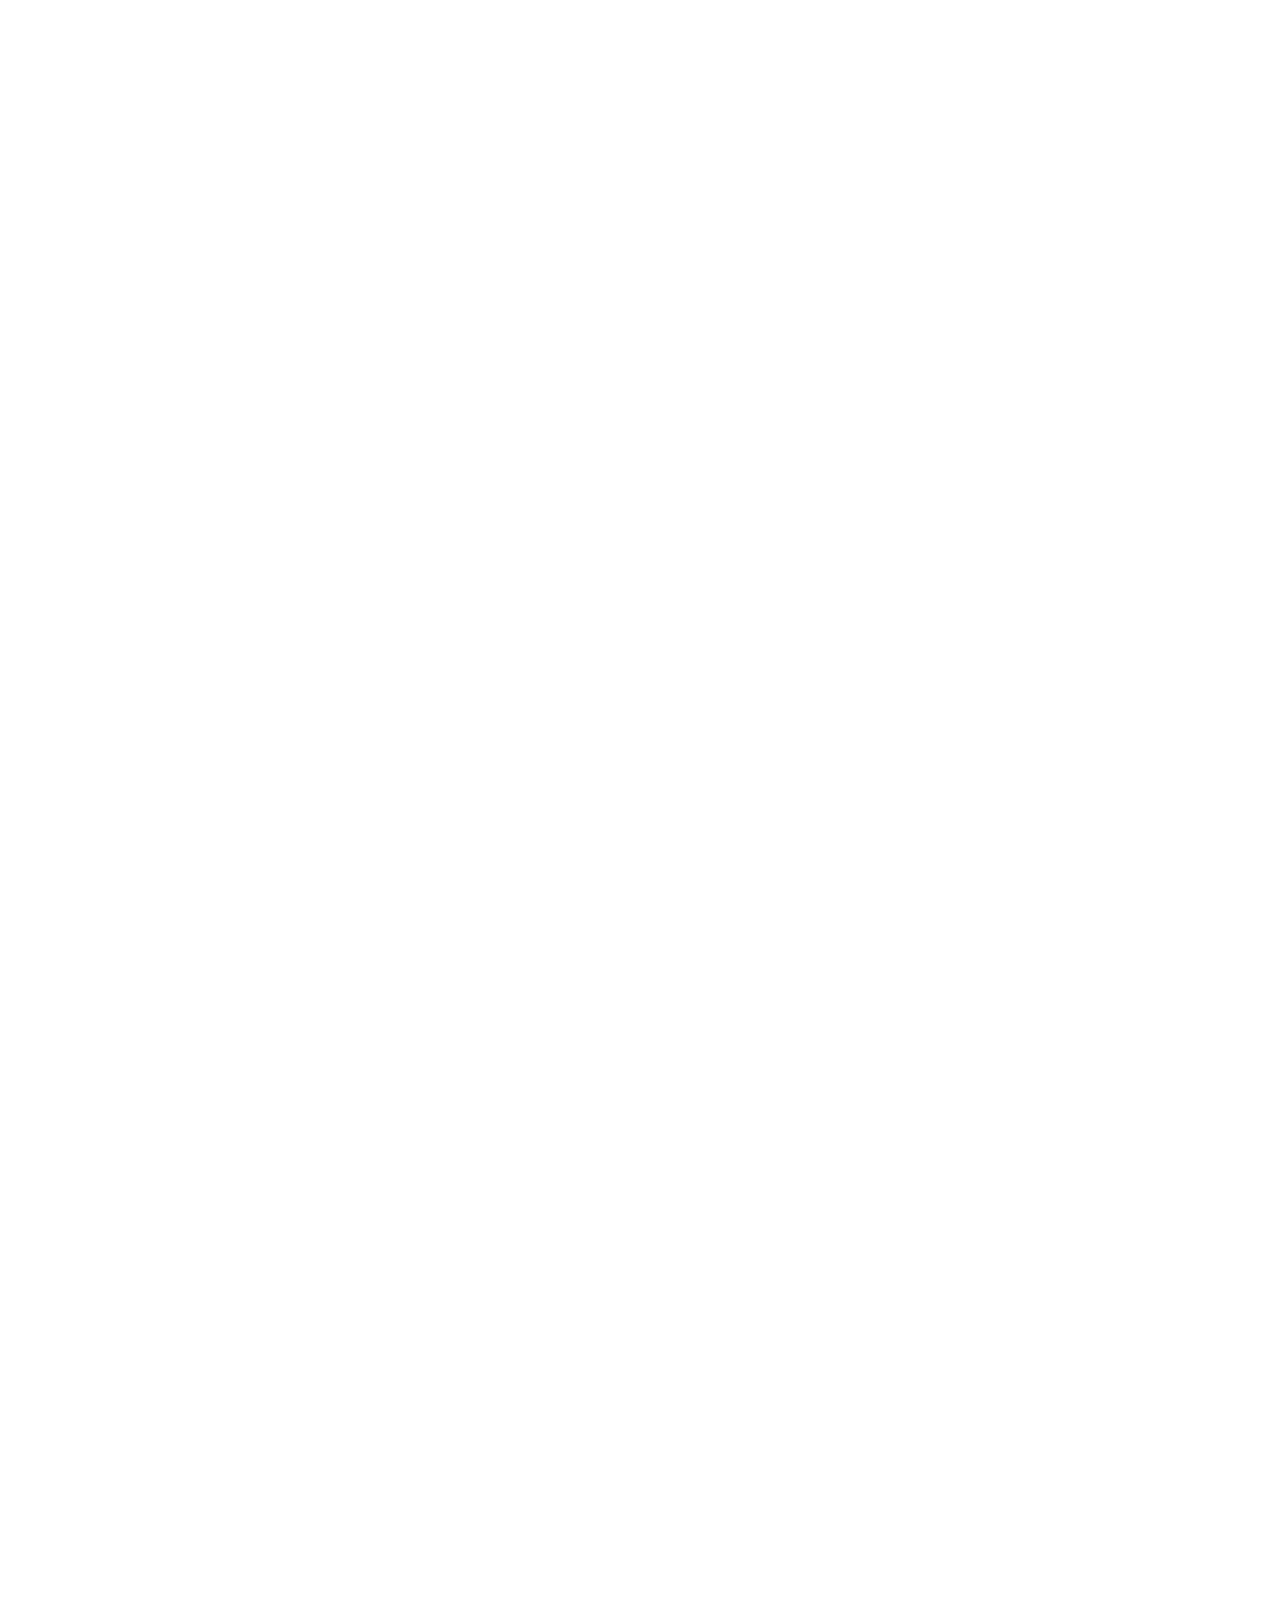
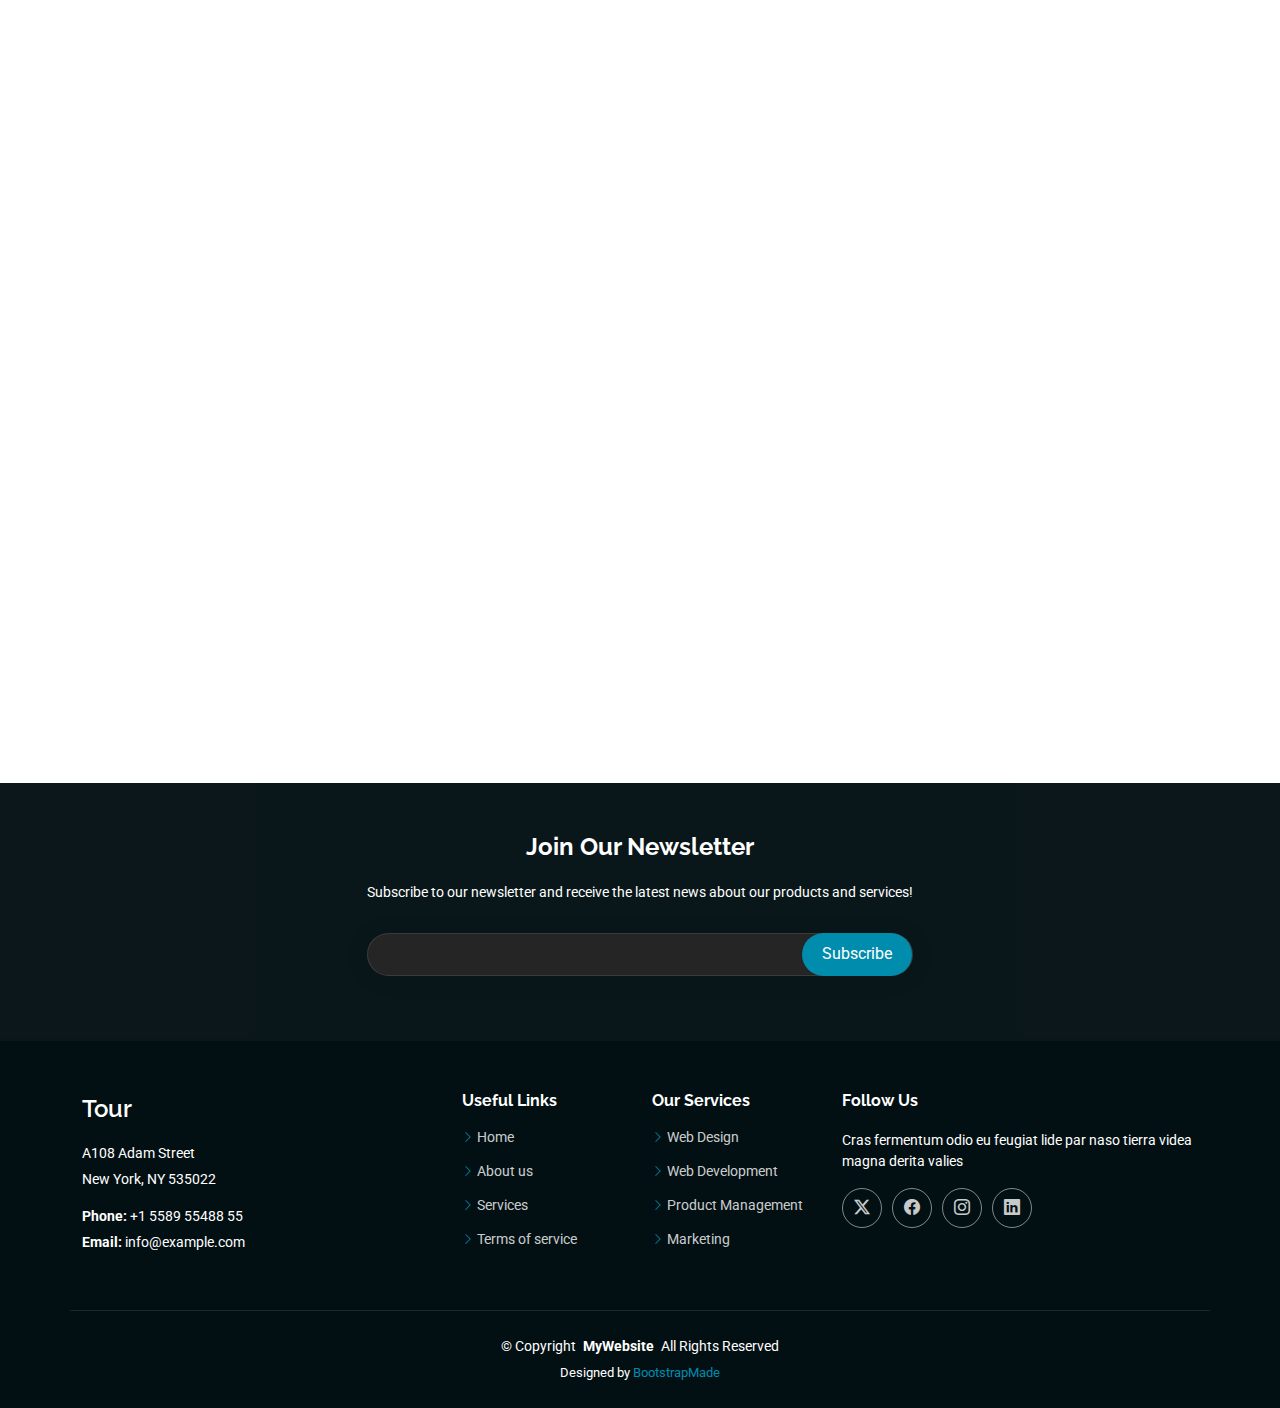
<file: destination-details.html>
<!DOCTYPE html>
<html lang="en">

<head>
  <meta charset="utf-8">
  <meta content="width=device-width, initial-scale=1.0" name="viewport">
  <title>Destination Details - Tour Bootstrap Template</title>
  <meta name="description" content="">
  <meta name="keywords" content="">

  <!-- Favicons -->
  <link href="assets/img/favicon.png" rel="icon">
  <link href="assets/img/apple-touch-icon.png" rel="apple-touch-icon">

  <!-- Fonts -->
  <link href="https://fonts.googleapis.com" rel="preconnect">
  <link href="https://fonts.gstatic.com" rel="preconnect" crossorigin>
  <link href="https://fonts.googleapis.com/css2?family=Roboto:ital,wght@0,100;0,300;0,400;0,500;0,700;0,900;1,100;1,300;1,400;1,500;1,700;1,900&family=Poppins:ital,wght@0,100;0,200;0,300;0,400;0,500;0,600;0,700;0,800;0,900;1,100;1,200;1,300;1,400;1,500;1,600;1,700;1,800;1,900&family=Raleway:ital,wght@0,100;0,200;0,300;0,400;0,500;0,600;0,700;0,800;0,900;1,100;1,200;1,300;1,400;1,500;1,600;1,700;1,800;1,900&display=swap" rel="stylesheet">

  <!-- Vendor CSS Files -->
  <link href="assets/vendor/bootstrap/css/bootstrap.min.css" rel="stylesheet">
  <link href="assets/vendor/bootstrap-icons/bootstrap-icons.css" rel="stylesheet">
  <link href="assets/vendor/aos/aos.css" rel="stylesheet">
  <link href="assets/vendor/swiper/swiper-bundle.min.css" rel="stylesheet">
  <link href="assets/vendor/glightbox/css/glightbox.min.css" rel="stylesheet">

  <!-- Main CSS File -->
  <link href="assets/css/main.css" rel="stylesheet">

  <!-- =======================================================
  * Template Name: Tour
  * Template URL: https://bootstrapmade.com/tour-bootstrap-travel-website-template/
  * Updated: Jul 01 2025 with Bootstrap v5.3.7
  * Author: BootstrapMade.com
  * License: https://bootstrapmade.com/license/
  ======================================================== -->
</head>

<body class="destination-details-page">

  <header id="header" class="header d-flex align-items-center fixed-top">
    <div class="header-container container-fluid container-xl position-relative d-flex align-items-center justify-content-between">

      <a href="index.html" class="logo d-flex align-items-center me-auto me-xl-0">
        <!-- Uncomment the line below if you also wish to use an image logo -->
        <!-- <img src="assets/img/logo.webp" alt=""> -->
        <h1 class="sitename">Tour</h1>
      </a>

      <nav id="navmenu" class="navmenu">
        <ul>
          <li><a href="index.html">Home</a></li>
          <li><a href="about.html">About</a></li>
          <li><a href="destinations.html">Destinations</a></li>
          <li><a href="tours.html">Tours</a></li>
          <li><a href="gallery.html">Gallery</a></li>
          <li><a href="blog.html">Blog</a></li>
          <li class="dropdown"><a href="#"><span>More Pages</span> <i class="bi bi-chevron-down toggle-dropdown"></i></a>
            <ul>
              <li><a href="destination-details.html" class="active">Destination Details</a></li>
              <li><a href="tour-details.html">Tour Details</a></li>
              <li><a href="booking.html">Booking</a></li>
              <li><a href="testimonials">Testimonials</a></li>
              <li><a href="faq.html">Frequently Asked Questions</a></li>
              <li><a href="blog-details.html">Blog Details</a></li>
              <li><a href="terms.html">Terms</a></li>
              <li><a href="privacy.html">Privacy</a></li>
              <li><a href="404.html">404</a></li>
            </ul>
          </li>
          <li class="dropdown"><a href="#"><span>Dropdown</span> <i class="bi bi-chevron-down toggle-dropdown"></i></a>
            <ul>
              <li><a href="#">Dropdown 1</a></li>
              <li class="dropdown"><a href="#"><span>Deep Dropdown</span> <i class="bi bi-chevron-down toggle-dropdown"></i></a>
                <ul>
                  <li><a href="#">Deep Dropdown 1</a></li>
                  <li><a href="#">Deep Dropdown 2</a></li>
                  <li><a href="#">Deep Dropdown 3</a></li>
                  <li><a href="#">Deep Dropdown 4</a></li>
                  <li><a href="#">Deep Dropdown 5</a></li>
                </ul>
              </li>
              <li><a href="#">Dropdown 2</a></li>
              <li><a href="#">Dropdown 3</a></li>
              <li><a href="#">Dropdown 4</a></li>
            </ul>
          </li>
          <li><a href="contact.html">Contact</a></li>
        </ul>
        <i class="mobile-nav-toggle d-xl-none bi bi-list"></i>
      </nav>

      <a class="btn-getstarted" href="destiantios.html">Get Started</a>

    </div>
  </header>

  <main class="main">

    <!-- Page Title -->
    <div class="page-title dark-background" data-aos="fade" style="background-image: url(assets/img/travel/showcase-8.webp);">
      <div class="container position-relative">
        <h1>Destination Details</h1>
        <p>Esse dolorum voluptatum ullam est sint nemo et est ipsa porro placeat quibusdam quia assumenda numquam molestias.</p>
        <nav class="breadcrumbs">
          <ol>
            <li><a href="index.html">Home</a></li>
            <li class="current">Destination Details</li>
          </ol>
        </nav>
      </div>
    </div><!-- End Page Title -->

    <!-- Travel Destination Details Section -->
    <section id="travel-destination-details" class="travel-destination-details section">

      <div class="container" data-aos="fade-up" data-aos-delay="100">

        <!-- Hero Section -->
        <div class="destination-hero" data-aos="fade-up" data-aos-delay="100">
          <div class="hero-image">
            <img src="assets/img/travel/destination-3.webp" alt="Santorini" class="img-fluid">
            <div class="hero-overlay">
              <div class="hero-content">
                <h1>Santorini, Greece</h1>
                <p class="hero-tagline">The Crown Jewel of the Aegean Sea</p>
              </div>
            </div>
          </div>
        </div>

        <!-- Overview Section -->
        <div class="destination-overview" data-aos="fade-up" data-aos-delay="200">
          <div class="row">
            <div class="col-lg-8 mx-auto">
              <h2>Discover the Magic</h2>
              <p>Perched on volcanic cliffs overlooking the deep blue Aegean Sea, Santorini captivates visitors with its iconic white-washed buildings, stunning sunsets, and rich ancient history. This enchanting Greek island offers a perfect blend of relaxation and adventure, from exploring archaeological sites to savoring world-class wines in dramatic clifftop settings.</p>
            </div>
          </div>
        </div>

        <!-- Attractions Section -->
        <div class="attractions-section" data-aos="fade-up" data-aos-delay="300">
          <div class="section-header">
            <h2>Must-Visit Attractions</h2>
            <p>Experience the best of what Santorini has to offer</p>
          </div>
          <div class="row gy-4">
            <div class="col-lg-4 col-md-6" data-aos="zoom-in" data-aos-delay="100">
              <div class="attraction-item">
                <div class="attraction-image">
                  <img src="assets/img/travel/destination-3.webp" alt="Oia Village" class="img-fluid">
                </div>
                <div class="attraction-content">
                  <h4>Oia Village</h4>
                  <p>Famous for its breathtaking sunsets and traditional Cycladic architecture with blue-domed churches.</p>
                </div>
              </div>
            </div>
            <div class="col-lg-4 col-md-6" data-aos="zoom-in" data-aos-delay="200">
              <div class="attraction-item">
                <div class="attraction-image">
                  <img src="assets/img/travel/destination-7.webp" alt="Red Beach" class="img-fluid">
                </div>
                <div class="attraction-content">
                  <h4>Red Beach</h4>
                  <p>A unique volcanic beach with dramatic red cliffs and crystal-clear waters perfect for swimming.</p>
                </div>
              </div>
            </div>
            <div class="col-lg-4 col-md-6" data-aos="zoom-in" data-aos-delay="300">
              <div class="attraction-item">
                <div class="attraction-image">
                  <img src="assets/img/travel/destination-12.webp" alt="Akrotiri Ruins" class="img-fluid">
                </div>
                <div class="attraction-content">
                  <h4>Akrotiri Archaeological Site</h4>
                  <p>Explore the well-preserved ruins of an ancient Minoan settlement frozen in time by volcanic ash.</p>
                </div>
              </div>
            </div>
            <div class="col-lg-4 col-md-6" data-aos="zoom-in" data-aos-delay="100">
              <div class="attraction-item">
                <div class="attraction-image">
                  <img src="assets/img/travel/destination-15.webp" alt="Fira Town" class="img-fluid">
                </div>
                <div class="attraction-content">
                  <h4>Fira Town</h4>
                  <p>The vibrant capital offering shopping, dining, and spectacular views of the caldera.</p>
                </div>
              </div>
            </div>
            <div class="col-lg-4 col-md-6" data-aos="zoom-in" data-aos-delay="200">
              <div class="attraction-item">
                <div class="attraction-image">
                  <img src="assets/img/travel/destination-18.webp" alt="Wine Tasting" class="img-fluid">
                </div>
                <div class="attraction-content">
                  <h4>Santo Wines Winery</h4>
                  <p>Sample exceptional local wines while enjoying panoramic views of the volcanic landscape.</p>
                </div>
              </div>
            </div>
            <div class="col-lg-4 col-md-6" data-aos="zoom-in" data-aos-delay="300">
              <div class="attraction-item">
                <div class="attraction-image">
                  <img src="assets/img/travel/destination-9.webp" alt="Volcano Tour" class="img-fluid">
                </div>
                <div class="attraction-content">
                  <h4>Nea Kameni Volcano</h4>
                  <p>Take a boat trip to the active volcano crater and natural hot springs in the caldera.</p>
                </div>
              </div>
            </div>
          </div>
        </div>

        <!-- Tours Available Section -->
        <div class="tours-section" data-aos="fade-up" data-aos-delay="400">
          <div class="section-header">
            <h2>Available Tours &amp; Experiences</h2>
            <p>Choose from our carefully curated selection of Santorini adventures</p>
          </div>
          <div class="row gy-4">
            <div class="col-lg-4 col-md-6" data-aos="fade-up" data-aos-delay="100">
              <div class="tour-card">
                <div class="tour-image">
                  <img src="assets/img/travel/tour-5.webp" alt="Sunset Cruise" class="img-fluid">
                  <div class="tour-price">
                    <span>$129</span>
                  </div>
                </div>
                <div class="tour-content">
                  <div class="tour-meta">
                    <span class="duration"><i class="bi bi-clock"></i> 5 hours</span>
                    <span class="rating"><i class="bi bi-star-fill"></i> 4.8</span>
                  </div>
                  <h4>Santorini Sunset Cruise</h4>
                  <p>Sail around the caldera while enjoying a magnificent sunset, with dinner and wine included.</p>
                  <a href="#" class="btn-tour">Book Now</a>
                </div>
              </div>
            </div>
            <div class="col-lg-4 col-md-6" data-aos="fade-up" data-aos-delay="200">
              <div class="tour-card">
                <div class="tour-image">
                  <img src="assets/img/travel/tour-12.webp" alt="Wine Tour" class="img-fluid">
                  <div class="tour-price">
                    <span>$95</span>
                  </div>
                </div>
                <div class="tour-content">
                  <div class="tour-meta">
                    <span class="duration"><i class="bi bi-clock"></i> 6 hours</span>
                    <span class="rating"><i class="bi bi-star-fill"></i> 4.9</span>
                  </div>
                  <h4>Wine Tasting &amp; Cultural Tour</h4>
                  <p>Discover the unique terroir of Santorini with visits to traditional wineries and historical sites.</p>
                  <a href="#" class="btn-tour">Book Now</a>
                </div>
              </div>
            </div>
            <div class="col-lg-4 col-md-6" data-aos="fade-up" data-aos-delay="300">
              <div class="tour-card">
                <div class="tour-image">
                  <img src="assets/img/travel/tour-18.webp" alt="Photography Tour" class="img-fluid">
                  <div class="tour-price">
                    <span>$155</span>
                  </div>
                </div>
                <div class="tour-content">
                  <div class="tour-meta">
                    <span class="duration"><i class="bi bi-clock"></i> 4 hours</span>
                    <span class="rating"><i class="bi bi-star-fill"></i> 4.7</span>
                  </div>
                  <h4>Photography Walking Tour</h4>
                  <p>Capture the most photogenic spots of Oia and Fira with a professional photographer guide.</p>
                  <a href="#" class="btn-tour">Book Now</a>
                </div>
              </div>
            </div>
          </div>
        </div>

        <!-- Interactive Map Section -->
        <div class="map-section" data-aos="fade-up" data-aos-delay="500">
          <div class="section-header">
            <h2>Explore the Island</h2>
            <p>Interactive map with key attractions and tour meeting points</p>
          </div>
          <div class="map-container">
            <div class="map-embed">
              <iframe src="https://www.google.com/maps/embed?pb=!1m18!1m12!1m3!1d50234.23984454287!2d25.375799!3d36.393156!2m3!1f0!2f0!3f0!3m2!1i1024!2i768!4f13.1!3m3!1m2!1s0x1499ce86adfd9ff7%3A0xb2a761f740d68afc!2sSantorini%2C%20Greece!5e0!3m2!1sen!2sus!4v1647887432123!5m2!1sen!2sus" allowfullscreen="" loading="lazy" referrerpolicy="no-referrer-when-downgrade"></iframe>
            </div>
            <div class="map-points">
              <div class="point-item">
                <i class="bi bi-geo-alt-fill"></i>
                <span>Oia Village - Main Square</span>
              </div>
              <div class="point-item">
                <i class="bi bi-geo-alt-fill"></i>
                <span>Fira Port - Ferry Terminal</span>
              </div>
              <div class="point-item">
                <i class="bi bi-geo-alt-fill"></i>
                <span>Akrotiri Site - Entrance</span>
              </div>
              <div class="point-item">
                <i class="bi bi-geo-alt-fill"></i>
                <span>Red Beach - Parking Area</span>
              </div>
            </div>
          </div>
        </div>

        <!-- Practical Information Section -->
        <div class="practical-info" data-aos="fade-up" data-aos-delay="600">
          <div class="section-header">
            <h2>Essential Travel Information</h2>
            <p>Everything you need to know for your Santorini adventure</p>
          </div>
          <div class="row gy-4">
            <div class="col-lg-3 col-md-6" data-aos="fade-up" data-aos-delay="100">
              <div class="info-item">
                <div class="info-icon">
                  <i class="bi bi-calendar-event"></i>
                </div>
                <h4>Best Time to Visit</h4>
                <p>April to November for warm weather. Peak season: June-August. Shoulder seasons offer fewer crowds and lower prices.</p>
              </div>
            </div>
            <div class="col-lg-3 col-md-6" data-aos="fade-up" data-aos-delay="200">
              <div class="info-item">
                <div class="info-icon">
                  <i class="bi bi-thermometer-sun"></i>
                </div>
                <h4>Weather &amp; Climate</h4>
                <p>Mediterranean climate with hot, dry summers (75-85°F) and mild winters. Sea breeze provides natural cooling.</p>
              </div>
            </div>
            <div class="col-lg-3 col-md-6" data-aos="fade-up" data-aos-delay="300">
              <div class="info-item">
                <div class="info-icon">
                  <i class="bi bi-currency-euro"></i>
                </div>
                <h4>Currency &amp; Language</h4>
                <p>Euro (EUR) is the official currency. Greek is the primary language, though English is widely spoken in tourist areas.</p>
              </div>
            </div>
            <div class="col-lg-3 col-md-6" data-aos="fade-up" data-aos-delay="400">
              <div class="info-item">
                <div class="info-icon">
                  <i class="bi bi-passport"></i>
                </div>
                <h4>Visa Requirements</h4>
                <p>EU citizens need only an ID card. US, Canada, Australia citizens need valid passport for stays up to 90 days.</p>
              </div>
            </div>
          </div>
          <div class="travel-tips" data-aos="fade-up" data-aos-delay="500">
            <h3>Local Tips &amp; Cultural Insights</h3>
            <div class="row">
              <div class="col-md-6">
                <ul class="tips-list">
                  <li><i class="bi bi-check-circle"></i> Book sunset dinner reservations well in advance</li>
                  <li><i class="bi bi-check-circle"></i> Wear comfortable walking shoes for cobblestone streets</li>
                  <li><i class="bi bi-check-circle"></i> Carry sun protection - the Aegean sun can be intense</li>
                </ul>
              </div>
              <div class="col-md-6">
                <ul class="tips-list">
                  <li><i class="bi bi-check-circle"></i> Respect local customs and dress codes at religious sites</li>
                  <li><i class="bi bi-check-circle"></i> Try local specialties: fava beans, cherry tomatoes, and Assyrtiko wine</li>
                  <li><i class="bi bi-check-circle"></i> Use public transportation or rent ATVs for island exploration</li>
                </ul>
              </div>
            </div>
          </div>
        </div>

        <!-- Photo Gallery Section -->
        <div class="gallery-section" data-aos="fade-up" data-aos-delay="700">
          <div class="section-header">
            <h2>Gallery</h2>
            <p>Immerse yourself in the beauty of Santorini</p>
          </div>
          <div class="gallery-slider swiper init-swiper">
            <script type="application/json" class="swiper-config">
              {
                "loop": true,
                "speed": 600,
                "autoplay": {
                  "delay": 4000
                },
                "slidesPerView": 1,
                "breakpoints": {
                  "768": {
                    "slidesPerView": 2
                  },
                  "992": {
                    "slidesPerView": 3
                  }
                },
                "pagination": {
                  "el": ".swiper-pagination",
                  "type": "bullets",
                  "clickable": true
                }
              }
            </script>
            <div class="swiper-wrapper">
              <div class="swiper-slide">
                <div class="gallery-item">
                  <img src="assets/img/travel/misc-5.webp" alt="Santorini View" class="img-fluid">
                </div>
              </div>
              <div class="swiper-slide">
                <div class="gallery-item">
                  <img src="assets/img/travel/misc-12.webp" alt="Santorini Architecture" class="img-fluid">
                </div>
              </div>
              <div class="swiper-slide">
                <div class="gallery-item">
                  <img src="assets/img/travel/misc-8.webp" alt="Santorini Sunset" class="img-fluid">
                </div>
              </div>
              <div class="swiper-slide">
                <div class="gallery-item">
                  <img src="assets/img/travel/misc-15.webp" alt="Santorini Beach" class="img-fluid">
                </div>
              </div>
              <div class="swiper-slide">
                <div class="gallery-item">
                  <img src="assets/img/travel/misc-3.webp" alt="Santorini Culture" class="img-fluid">
                </div>
              </div>
            </div>
            <div class="swiper-pagination"></div>
          </div>
        </div>

        <!-- Call to Action Section -->
        <div class="cta-section" data-aos="fade-up" data-aos-delay="800">
          <div class="row">
            <div class="col-lg-8 mx-auto text-center">
              <h2>Ready to Experience Santorini?</h2>
              <p>Let our travel experts help you create the perfect Santorini itinerary tailored to your interests and budget.</p>
              <div class="cta-buttons">
                <a href="#" class="btn btn-primary">View All Tours</a>
                <a href="#" class="btn btn-outline">Contact Travel Expert</a>
              </div>
            </div>
          </div>
        </div>

      </div>

    </section><!-- /Travel Destination Details Section -->

  </main>

  <footer id="footer" class="footer position-relative dark-background">

    <div class="footer-newsletter">
      <div class="container">
        <div class="row justify-content-center text-center">
          <div class="col-lg-6">
            <h4>Join Our Newsletter</h4>
            <p>Subscribe to our newsletter and receive the latest news about our products and services!</p>
            <form action="forms/newsletter.php" method="post" class="php-email-form">
              <div class="newsletter-form"><input type="email" name="email"><input type="submit" value="Subscribe"></div>
              <div class="loading">Loading</div>
              <div class="error-message"></div>
              <div class="sent-message">Your subscription request has been sent. Thank you!</div>
            </form>
          </div>
        </div>
      </div>
    </div>

    <div class="container footer-top">
      <div class="row gy-4">
        <div class="col-lg-4 col-md-6 footer-about">
          <a href="index.html" class="d-flex align-items-center">
            <span class="sitename">Tour</span>
          </a>
          <div class="footer-contact pt-3">
            <p>A108 Adam Street</p>
            <p>New York, NY 535022</p>
            <p class="mt-3"><strong>Phone:</strong> <span>+1 5589 55488 55</span></p>
            <p><strong>Email:</strong> <span>info@example.com</span></p>
          </div>
        </div>

        <div class="col-lg-2 col-md-3 footer-links">
          <h4>Useful Links</h4>
          <ul>
            <li><i class="bi bi-chevron-right"></i> <a href="#">Home</a></li>
            <li><i class="bi bi-chevron-right"></i> <a href="#">About us</a></li>
            <li><i class="bi bi-chevron-right"></i> <a href="#">Services</a></li>
            <li><i class="bi bi-chevron-right"></i> <a href="#">Terms of service</a></li>
          </ul>
        </div>

        <div class="col-lg-2 col-md-3 footer-links">
          <h4>Our Services</h4>
          <ul>
            <li><i class="bi bi-chevron-right"></i> <a href="#">Web Design</a></li>
            <li><i class="bi bi-chevron-right"></i> <a href="#">Web Development</a></li>
            <li><i class="bi bi-chevron-right"></i> <a href="#">Product Management</a></li>
            <li><i class="bi bi-chevron-right"></i> <a href="#">Marketing</a></li>
          </ul>
        </div>

        <div class="col-lg-4 col-md-12">
          <h4>Follow Us</h4>
          <p>Cras fermentum odio eu feugiat lide par naso tierra videa magna derita valies</p>
          <div class="social-links d-flex">
            <a href=""><i class="bi bi-twitter-x"></i></a>
            <a href=""><i class="bi bi-facebook"></i></a>
            <a href=""><i class="bi bi-instagram"></i></a>
            <a href=""><i class="bi bi-linkedin"></i></a>
          </div>
        </div>

      </div>
    </div>

    <div class="container copyright text-center mt-4">
      <p>© <span>Copyright</span> <strong class="px-1 sitename">MyWebsite</strong> <span>All Rights Reserved</span></p>
      <div class="credits">
        <!-- All the links in the footer should remain intact. -->
        <!-- You can delete the links only if you've purchased the pro version. -->
        <!-- Licensing information: https://bootstrapmade.com/license/ -->
        <!-- Purchase the pro version with working PHP/AJAX contact form: [buy-url] -->
        Designed by <a href="https://bootstrapmade.com/">BootstrapMade</a>
      </div>
    </div>

  </footer>

  <!-- Scroll Top -->
  <a href="#" id="scroll-top" class="scroll-top d-flex align-items-center justify-content-center"><i class="bi bi-arrow-up-short"></i></a>

  <!-- Preloader -->
  <div id="preloader"></div>

  <!-- Vendor JS Files -->
  <script src="assets/vendor/bootstrap/js/bootstrap.bundle.min.js"></script>
  <script src="assets/vendor/php-email-form/validate.js"></script>
  <script src="assets/vendor/aos/aos.js"></script>
  <script src="assets/vendor/purecounter/purecounter_vanilla.js"></script>
  <script src="assets/vendor/swiper/swiper-bundle.min.js"></script>
  <script src="assets/vendor/isotope-layout/isotope.pkgd.min.js"></script>
  <script src="assets/vendor/imagesloaded/imagesloaded.pkgd.min.js"></script>
  <script src="assets/vendor/glightbox/js/glightbox.min.js"></script>

  <!-- Main JS File -->
  <script src="assets/js/main.js"></script>

</body>

</html>
</file>
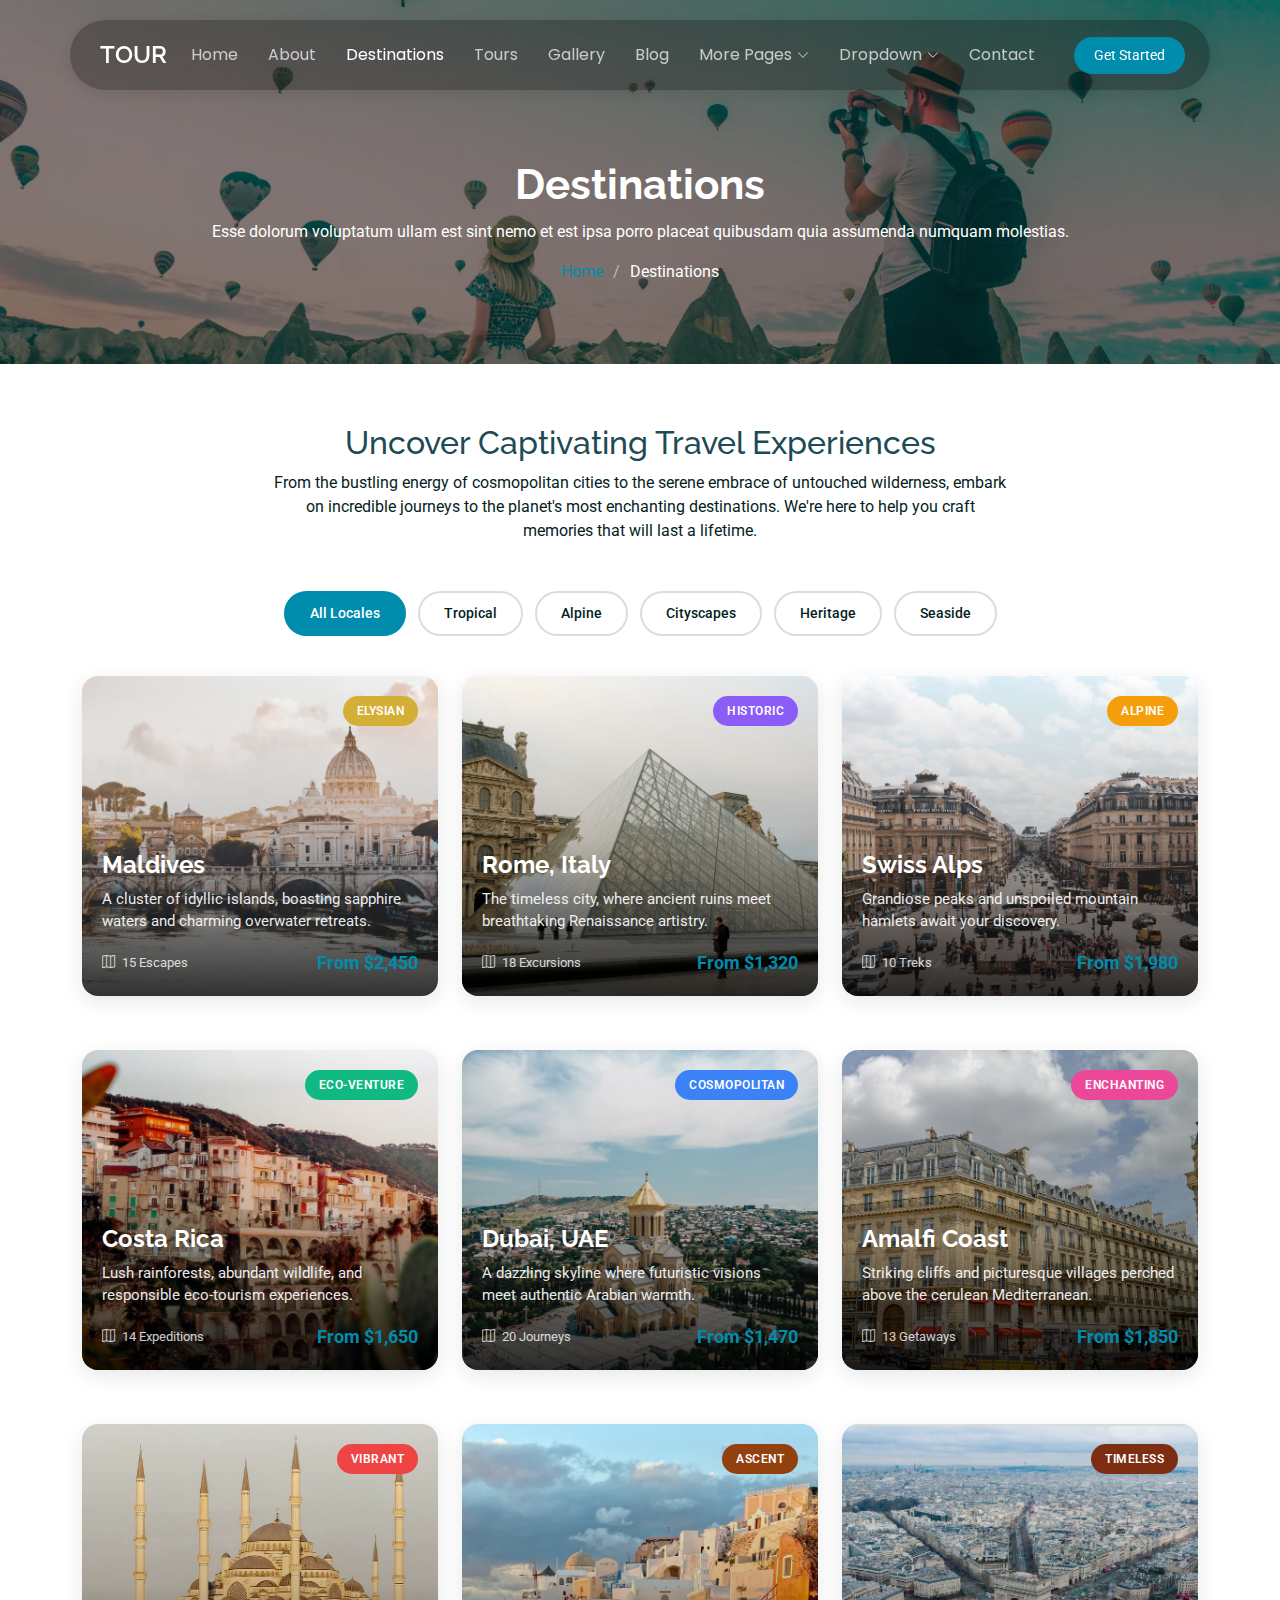
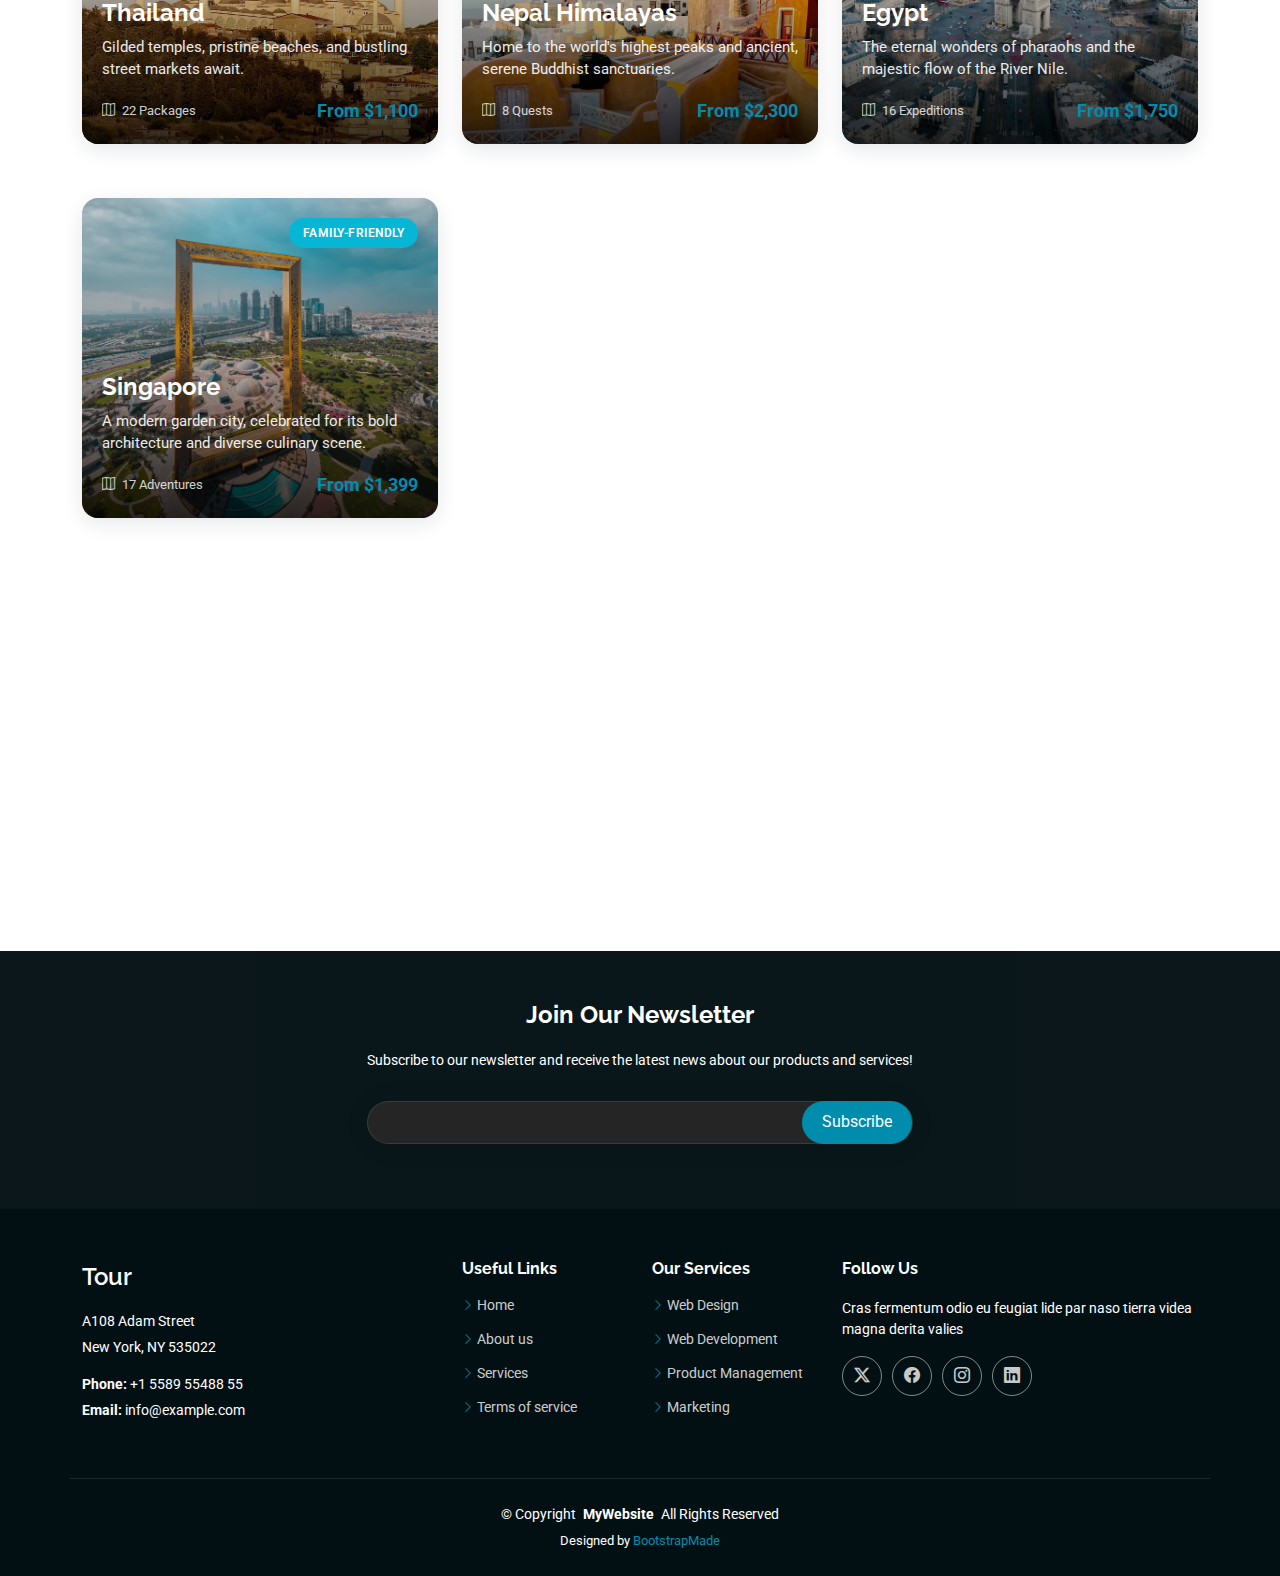
<file: destinations.html>
<!DOCTYPE html>
<html lang="en">

<head>
  <meta charset="utf-8">
  <meta content="width=device-width, initial-scale=1.0" name="viewport">
  <title>Destinations - Tour Bootstrap Template</title>
  <meta name="description" content="">
  <meta name="keywords" content="">

  <!-- Favicons -->
  <link href="assets/img/favicon.png" rel="icon">
  <link href="assets/img/apple-touch-icon.png" rel="apple-touch-icon">

  <!-- Fonts -->
  <link href="https://fonts.googleapis.com" rel="preconnect">
  <link href="https://fonts.gstatic.com" rel="preconnect" crossorigin>
  <link href="https://fonts.googleapis.com/css2?family=Roboto:ital,wght@0,100;0,300;0,400;0,500;0,700;0,900;1,100;1,300;1,400;1,500;1,700;1,900&family=Poppins:ital,wght@0,100;0,200;0,300;0,400;0,500;0,600;0,700;0,800;0,900;1,100;1,200;1,300;1,400;1,500;1,600;1,700;1,800;1,900&family=Raleway:ital,wght@0,100;0,200;0,300;0,400;0,500;0,600;0,700;0,800;0,900;1,100;1,200;1,300;1,400;1,500;1,600;1,700;1,800;1,900&display=swap" rel="stylesheet">

  <!-- Vendor CSS Files -->
  <link href="assets/vendor/bootstrap/css/bootstrap.min.css" rel="stylesheet">
  <link href="assets/vendor/bootstrap-icons/bootstrap-icons.css" rel="stylesheet">
  <link href="assets/vendor/aos/aos.css" rel="stylesheet">
  <link href="assets/vendor/swiper/swiper-bundle.min.css" rel="stylesheet">
  <link href="assets/vendor/glightbox/css/glightbox.min.css" rel="stylesheet">

  <!-- Main CSS File -->
  <link href="assets/css/main.css" rel="stylesheet">

  <!-- =======================================================
  * Template Name: Tour
  * Template URL: https://bootstrapmade.com/tour-bootstrap-travel-website-template/
  * Updated: Jul 01 2025 with Bootstrap v5.3.7
  * Author: BootstrapMade.com
  * License: https://bootstrapmade.com/license/
  ======================================================== -->
</head>

<body class="destinations-page">

  <header id="header" class="header d-flex align-items-center fixed-top">
    <div class="header-container container-fluid container-xl position-relative d-flex align-items-center justify-content-between">

      <a href="index.html" class="logo d-flex align-items-center me-auto me-xl-0">
        <!-- Uncomment the line below if you also wish to use an image logo -->
        <!-- <img src="assets/img/logo.webp" alt=""> -->
        <h1 class="sitename">Tour</h1>
      </a>

      <nav id="navmenu" class="navmenu">
        <ul>
          <li><a href="index.html">Home</a></li>
          <li><a href="about.html">About</a></li>
          <li><a href="destinations.html" class="active">Destinations</a></li>
          <li><a href="tours.html">Tours</a></li>
          <li><a href="gallery.html">Gallery</a></li>
          <li><a href="blog.html">Blog</a></li>
          <li class="dropdown"><a href="#"><span>More Pages</span> <i class="bi bi-chevron-down toggle-dropdown"></i></a>
            <ul>
              <li><a href="destination-details.html">Destination Details</a></li>
              <li><a href="tour-details.html">Tour Details</a></li>
              <li><a href="booking.html">Booking</a></li>
              <li><a href="testimonials">Testimonials</a></li>
              <li><a href="faq.html">Frequently Asked Questions</a></li>
              <li><a href="blog-details.html">Blog Details</a></li>
              <li><a href="terms.html">Terms</a></li>
              <li><a href="privacy.html">Privacy</a></li>
              <li><a href="404.html">404</a></li>
            </ul>
          </li>
          <li class="dropdown"><a href="#"><span>Dropdown</span> <i class="bi bi-chevron-down toggle-dropdown"></i></a>
            <ul>
              <li><a href="#">Dropdown 1</a></li>
              <li class="dropdown"><a href="#"><span>Deep Dropdown</span> <i class="bi bi-chevron-down toggle-dropdown"></i></a>
                <ul>
                  <li><a href="#">Deep Dropdown 1</a></li>
                  <li><a href="#">Deep Dropdown 2</a></li>
                  <li><a href="#">Deep Dropdown 3</a></li>
                  <li><a href="#">Deep Dropdown 4</a></li>
                  <li><a href="#">Deep Dropdown 5</a></li>
                </ul>
              </li>
              <li><a href="#">Dropdown 2</a></li>
              <li><a href="#">Dropdown 3</a></li>
              <li><a href="#">Dropdown 4</a></li>
            </ul>
          </li>
          <li><a href="contact.html">Contact</a></li>
        </ul>
        <i class="mobile-nav-toggle d-xl-none bi bi-list"></i>
      </nav>

      <a class="btn-getstarted" href="destiantios.html">Get Started</a>

    </div>
  </header>

  <main class="main">

    <!-- Page Title -->
    <div class="page-title dark-background" data-aos="fade" style="background-image: url(assets/img/travel/showcase-8.webp);">
      <div class="container position-relative">
        <h1>Destinations</h1>
        <p>Esse dolorum voluptatum ullam est sint nemo et est ipsa porro placeat quibusdam quia assumenda numquam molestias.</p>
        <nav class="breadcrumbs">
          <ol>
            <li><a href="index.html">Home</a></li>
            <li class="current">Destinations</li>
          </ol>
        </nav>
      </div>
    </div><!-- End Page Title -->

    <!-- Travel Destinations Section -->
    <section id="travel-destinations" class="travel-destinations section">

      <div class="container" data-aos="fade-up" data-aos-delay="100">

        <div class="row">
          <div class="col-lg-8 mx-auto text-center">
            <h2>Uncover Captivating Travel Experiences</h2>
            <p class="mb-5">From the bustling energy of cosmopolitan cities to the serene embrace of untouched wilderness, embark on incredible journeys to the planet's most enchanting destinations. We're here to help you craft memories that will last a lifetime.</p>
          </div>
        </div>

        <div class="isotope-layout" data-default-filter="*" data-layout="masonry" data-sort="original-order">
          <ul class="destination-filters isotope-filters" data-aos="fade-up" data-aos-delay="200">
            <li data-filter="*" class="filter-active">All Locales</li>
            <li data-filter=".filter-tropical">Tropical</li>
            <li data-filter=".filter-mountain">Alpine</li>
            <li data-filter=".filter-urban">Cityscapes</li>
            <li data-filter=".filter-historical">Heritage</li>
            <li data-filter=".filter-coastal">Seaside</li>
          </ul><!-- End Destination Filters -->

          <div class="row gy-4 isotope-container" data-aos="fade-up" data-aos-delay="300">

            <div class="col-lg-4 col-md-6 destination-item isotope-item filter-coastal">
              <a href="destination-details.html" class="destination-tile">
                <div class="tile-image">
                  <img src="assets/img/travel/destination-2.webp" alt="Maldives" class="img-fluid" loading="lazy">
                  <div class="overlay-content">
                    <span class="destination-tag luxury">Elysian</span>
                    <div class="destination-info">
                      <h4>Maldives</h4>
                      <p>A cluster of idyllic islands, boasting sapphire waters and charming overwater retreats.</p>
                      <div class="destination-stats">
                        <span class="tours-available"><i class="bi bi-map"></i> 15 Escapes</span>
                        <span class="starting-price">From $2,450</span>
                      </div>
                    </div>
                  </div>
                </div>
              </a>
            </div><!-- End Destination Item -->

            <div class="col-lg-4 col-md-6 destination-item isotope-item filter-historical">
              <a href="destination-details.html" class="destination-tile">
                <div class="tile-image">
                  <img src="assets/img/travel/destination-4.webp" alt="Rome, Italy" class="img-fluid" loading="lazy">
                  <div class="overlay-content">
                    <span class="destination-tag cultural">Historic</span>
                    <div class="destination-info">
                      <h4>Rome, Italy</h4>
                      <p>The timeless city, where ancient ruins meet breathtaking Renaissance artistry.</p>
                      <div class="destination-stats">
                        <span class="tours-available"><i class="bi bi-map"></i> 18 Excursions</span>
                        <span class="starting-price">From $1,320</span>
                      </div>
                    </div>
                  </div>
                </div>
              </a>
            </div><!-- End Destination Item -->

            <div class="col-lg-4 col-md-6 destination-item isotope-item filter-mountain">
              <a href="destination-details.html" class="destination-tile">
                <div class="tile-image">
                  <img src="assets/img/travel/destination-6.webp" alt="Swiss Alps" class="img-fluid" loading="lazy">
                  <div class="overlay-content">
                    <span class="destination-tag adventure">Alpine</span>
                    <div class="destination-info">
                      <h4>Swiss Alps</h4>
                      <p>Grandiose peaks and unspoiled mountain hamlets await your discovery.</p>
                      <div class="destination-stats">
                        <span class="tours-available"><i class="bi bi-map"></i> 10 Treks</span>
                        <span class="starting-price">From $1,980</span>
                      </div>
                    </div>
                  </div>
                </div>
              </a>
            </div><!-- End Destination Item -->

            <div class="col-lg-4 col-md-6 destination-item isotope-item filter-tropical">
              <a href="destination-details.html" class="destination-tile">
                <div class="tile-image">
                  <img src="assets/img/travel/destination-8.webp" alt="Costa Rica" class="img-fluid" loading="lazy">
                  <div class="overlay-content">
                    <span class="destination-tag nature">Eco-Venture</span>
                    <div class="destination-info">
                      <h4>Costa Rica</h4>
                      <p>Lush rainforests, abundant wildlife, and responsible eco-tourism experiences.</p>
                      <div class="destination-stats">
                        <span class="tours-available"><i class="bi bi-map"></i> 14 Expeditions</span>
                        <span class="starting-price">From $1,650</span>
                      </div>
                    </div>
                  </div>
                </div>
              </a>
            </div><!-- End Destination Item -->

            <div class="col-lg-4 col-md-6 destination-item isotope-item filter-urban">
              <a href="destination-details.html" class="destination-tile">
                <div class="tile-image">
                  <img src="assets/img/travel/destination-10.webp" alt="Dubai, UAE" class="img-fluid" loading="lazy">
                  <div class="overlay-content">
                    <span class="destination-tag modern">Cosmopolitan</span>
                    <div class="destination-info">
                      <h4>Dubai, UAE</h4>
                      <p>A dazzling skyline where futuristic visions meet authentic Arabian warmth.</p>
                      <div class="destination-stats">
                        <span class="tours-available"><i class="bi bi-map"></i> 20 Journeys</span>
                        <span class="starting-price">From $1,470</span>
                      </div>
                    </div>
                  </div>
                </div>
              </a>
            </div><!-- End Destination Item -->

            <div class="col-lg-4 col-md-6 destination-item isotope-item filter-coastal">
              <a href="destination-details.html" class="destination-tile">
                <div class="tile-image">
                  <img src="assets/img/travel/destination-12.webp" alt="Amalfi Coast, Italy" class="img-fluid" loading="lazy">
                  <div class="overlay-content">
                    <span class="destination-tag romantic">Enchanting</span>
                    <div class="destination-info">
                      <h4>Amalfi Coast</h4>
                      <p>Striking cliffs and picturesque villages perched above the cerulean Mediterranean.</p>
                      <div class="destination-stats">
                        <span class="tours-available"><i class="bi bi-map"></i> 13 Getaways</span>
                        <span class="starting-price">From $1,850</span>
                      </div>
                    </div>
                  </div>
                </div>
              </a>
            </div><!-- End Destination Item -->

            <div class="col-lg-4 col-md-6 destination-item isotope-item filter-tropical">
              <a href="destination-details.html" class="destination-tile">
                <div class="tile-image">
                  <img src="assets/img/travel/destination-14.webp" alt="Thailand" class="img-fluid" loading="lazy">
                  <div class="overlay-content">
                    <span class="destination-tag popular">Vibrant</span>
                    <div class="destination-info">
                      <h4>Thailand</h4>
                      <p>Gilded temples, pristine beaches, and bustling street markets await.</p>
                      <div class="destination-stats">
                        <span class="tours-available"><i class="bi bi-map"></i> 22 Packages</span>
                        <span class="starting-price">From $1,100</span>
                      </div>
                    </div>
                  </div>
                </div>
              </a>
            </div><!-- End Destination Item -->

            <div class="col-lg-4 col-md-6 destination-item isotope-item filter-mountain">
              <a href="destination-details.html" class="destination-tile">
                <div class="tile-image">
                  <img src="assets/img/travel/destination-16.webp" alt="Nepal Himalayas" class="img-fluid" loading="lazy">
                  <div class="overlay-content">
                    <span class="destination-tag trekking">Ascent</span>
                    <div class="destination-info">
                      <h4>Nepal Himalayas</h4>
                      <p>Home to the world's highest peaks and ancient, serene Buddhist sanctuaries.</p>
                      <div class="destination-stats">
                        <span class="tours-available"><i class="bi bi-map"></i> 8 Quests</span>
                        <span class="starting-price">From $2,300</span>
                      </div>
                    </div>
                  </div>
                </div>
              </a>
            </div><!-- End Destination Item -->

            <div class="col-lg-4 col-md-6 destination-item isotope-item filter-historical">
              <a href="destination-details.html" class="destination-tile">
                <div class="tile-image">
                  <img src="assets/img/travel/destination-18.webp" alt="Egypt Pyramids" class="img-fluid" loading="lazy">
                  <div class="overlay-content">
                    <span class="destination-tag ancient">Timeless</span>
                    <div class="destination-info">
                      <h4>Egypt</h4>
                      <p>The eternal wonders of pharaohs and the majestic flow of the River Nile.</p>
                      <div class="destination-stats">
                        <span class="tours-available"><i class="bi bi-map"></i> 16 Expeditions</span>
                        <span class="starting-price">From $1,750</span>
                      </div>
                    </div>
                  </div>
                </div>
              </a>
            </div><!-- End Destination Item -->

            <div class="col-lg-4 col-md-6 destination-item isotope-item filter-urban">
              <a href="destination-details.html" class="destination-tile">
                <div class="tile-image">
                  <img src="assets/img/travel/destination-20.webp" alt="Singapore" class="img-fluid" loading="lazy">
                  <div class="overlay-content">
                    <span class="destination-tag family">Family-Friendly</span>
                    <div class="destination-info">
                      <h4>Singapore</h4>
                      <p>A modern garden city, celebrated for its bold architecture and diverse culinary scene.</p>
                      <div class="destination-stats">
                        <span class="tours-available"><i class="bi bi-map"></i> 17 Adventures</span>
                        <span class="starting-price">From $1,399</span>
                      </div>
                    </div>
                  </div>
                </div>
              </a>
            </div><!-- End Destination Item -->

          </div><!-- End Destinations Container -->

        </div>

        <div class="row mt-5">
          <div class="col-lg-10 mx-auto text-center" data-aos="fade-up" data-aos-delay="400">
            <div class="planning-assistance">
              <div class="assistance-content">
                <h3>Let Our Team Help Curate Your Perfect Expedition</h3>
                <p>Unsure which destination aligns with your travel aspirations? Our seasoned travel advisors are poised to design a bespoke itinerary tailored just for you.</p>
                <div class="assistance-actions">
                  <a href="#" class="btn btn-primary">Receive Complimentary Consultation</a>
                  <a href="#" class="btn btn-outline">Explore All Available Tours</a>
                </div>
              </div>
            </div>
          </div>
        </div>

      </div>

    </section><!-- /Travel Destinations Section -->

  </main>

  <footer id="footer" class="footer position-relative dark-background">

    <div class="footer-newsletter">
      <div class="container">
        <div class="row justify-content-center text-center">
          <div class="col-lg-6">
            <h4>Join Our Newsletter</h4>
            <p>Subscribe to our newsletter and receive the latest news about our products and services!</p>
            <form action="forms/newsletter.php" method="post" class="php-email-form">
              <div class="newsletter-form"><input type="email" name="email"><input type="submit" value="Subscribe"></div>
              <div class="loading">Loading</div>
              <div class="error-message"></div>
              <div class="sent-message">Your subscription request has been sent. Thank you!</div>
            </form>
          </div>
        </div>
      </div>
    </div>

    <div class="container footer-top">
      <div class="row gy-4">
        <div class="col-lg-4 col-md-6 footer-about">
          <a href="index.html" class="d-flex align-items-center">
            <span class="sitename">Tour</span>
          </a>
          <div class="footer-contact pt-3">
            <p>A108 Adam Street</p>
            <p>New York, NY 535022</p>
            <p class="mt-3"><strong>Phone:</strong> <span>+1 5589 55488 55</span></p>
            <p><strong>Email:</strong> <span>info@example.com</span></p>
          </div>
        </div>

        <div class="col-lg-2 col-md-3 footer-links">
          <h4>Useful Links</h4>
          <ul>
            <li><i class="bi bi-chevron-right"></i> <a href="#">Home</a></li>
            <li><i class="bi bi-chevron-right"></i> <a href="#">About us</a></li>
            <li><i class="bi bi-chevron-right"></i> <a href="#">Services</a></li>
            <li><i class="bi bi-chevron-right"></i> <a href="#">Terms of service</a></li>
          </ul>
        </div>

        <div class="col-lg-2 col-md-3 footer-links">
          <h4>Our Services</h4>
          <ul>
            <li><i class="bi bi-chevron-right"></i> <a href="#">Web Design</a></li>
            <li><i class="bi bi-chevron-right"></i> <a href="#">Web Development</a></li>
            <li><i class="bi bi-chevron-right"></i> <a href="#">Product Management</a></li>
            <li><i class="bi bi-chevron-right"></i> <a href="#">Marketing</a></li>
          </ul>
        </div>

        <div class="col-lg-4 col-md-12">
          <h4>Follow Us</h4>
          <p>Cras fermentum odio eu feugiat lide par naso tierra videa magna derita valies</p>
          <div class="social-links d-flex">
            <a href=""><i class="bi bi-twitter-x"></i></a>
            <a href=""><i class="bi bi-facebook"></i></a>
            <a href=""><i class="bi bi-instagram"></i></a>
            <a href=""><i class="bi bi-linkedin"></i></a>
          </div>
        </div>

      </div>
    </div>

    <div class="container copyright text-center mt-4">
      <p>© <span>Copyright</span> <strong class="px-1 sitename">MyWebsite</strong> <span>All Rights Reserved</span></p>
      <div class="credits">
        <!-- All the links in the footer should remain intact. -->
        <!-- You can delete the links only if you've purchased the pro version. -->
        <!-- Licensing information: https://bootstrapmade.com/license/ -->
        <!-- Purchase the pro version with working PHP/AJAX contact form: [buy-url] -->
        Designed by <a href="https://bootstrapmade.com/">BootstrapMade</a>
      </div>
    </div>

  </footer>

  <!-- Scroll Top -->
  <a href="#" id="scroll-top" class="scroll-top d-flex align-items-center justify-content-center"><i class="bi bi-arrow-up-short"></i></a>

  <!-- Preloader -->
  <div id="preloader"></div>

  <!-- Vendor JS Files -->
  <script src="assets/vendor/bootstrap/js/bootstrap.bundle.min.js"></script>
  <script src="assets/vendor/php-email-form/validate.js"></script>
  <script src="assets/vendor/aos/aos.js"></script>
  <script src="assets/vendor/purecounter/purecounter_vanilla.js"></script>
  <script src="assets/vendor/swiper/swiper-bundle.min.js"></script>
  <script src="assets/vendor/isotope-layout/isotope.pkgd.min.js"></script>
  <script src="assets/vendor/imagesloaded/imagesloaded.pkgd.min.js"></script>
  <script src="assets/vendor/glightbox/js/glightbox.min.js"></script>

  <!-- Main JS File -->
  <script src="assets/js/main.js"></script>

</body>

</html>
</file>
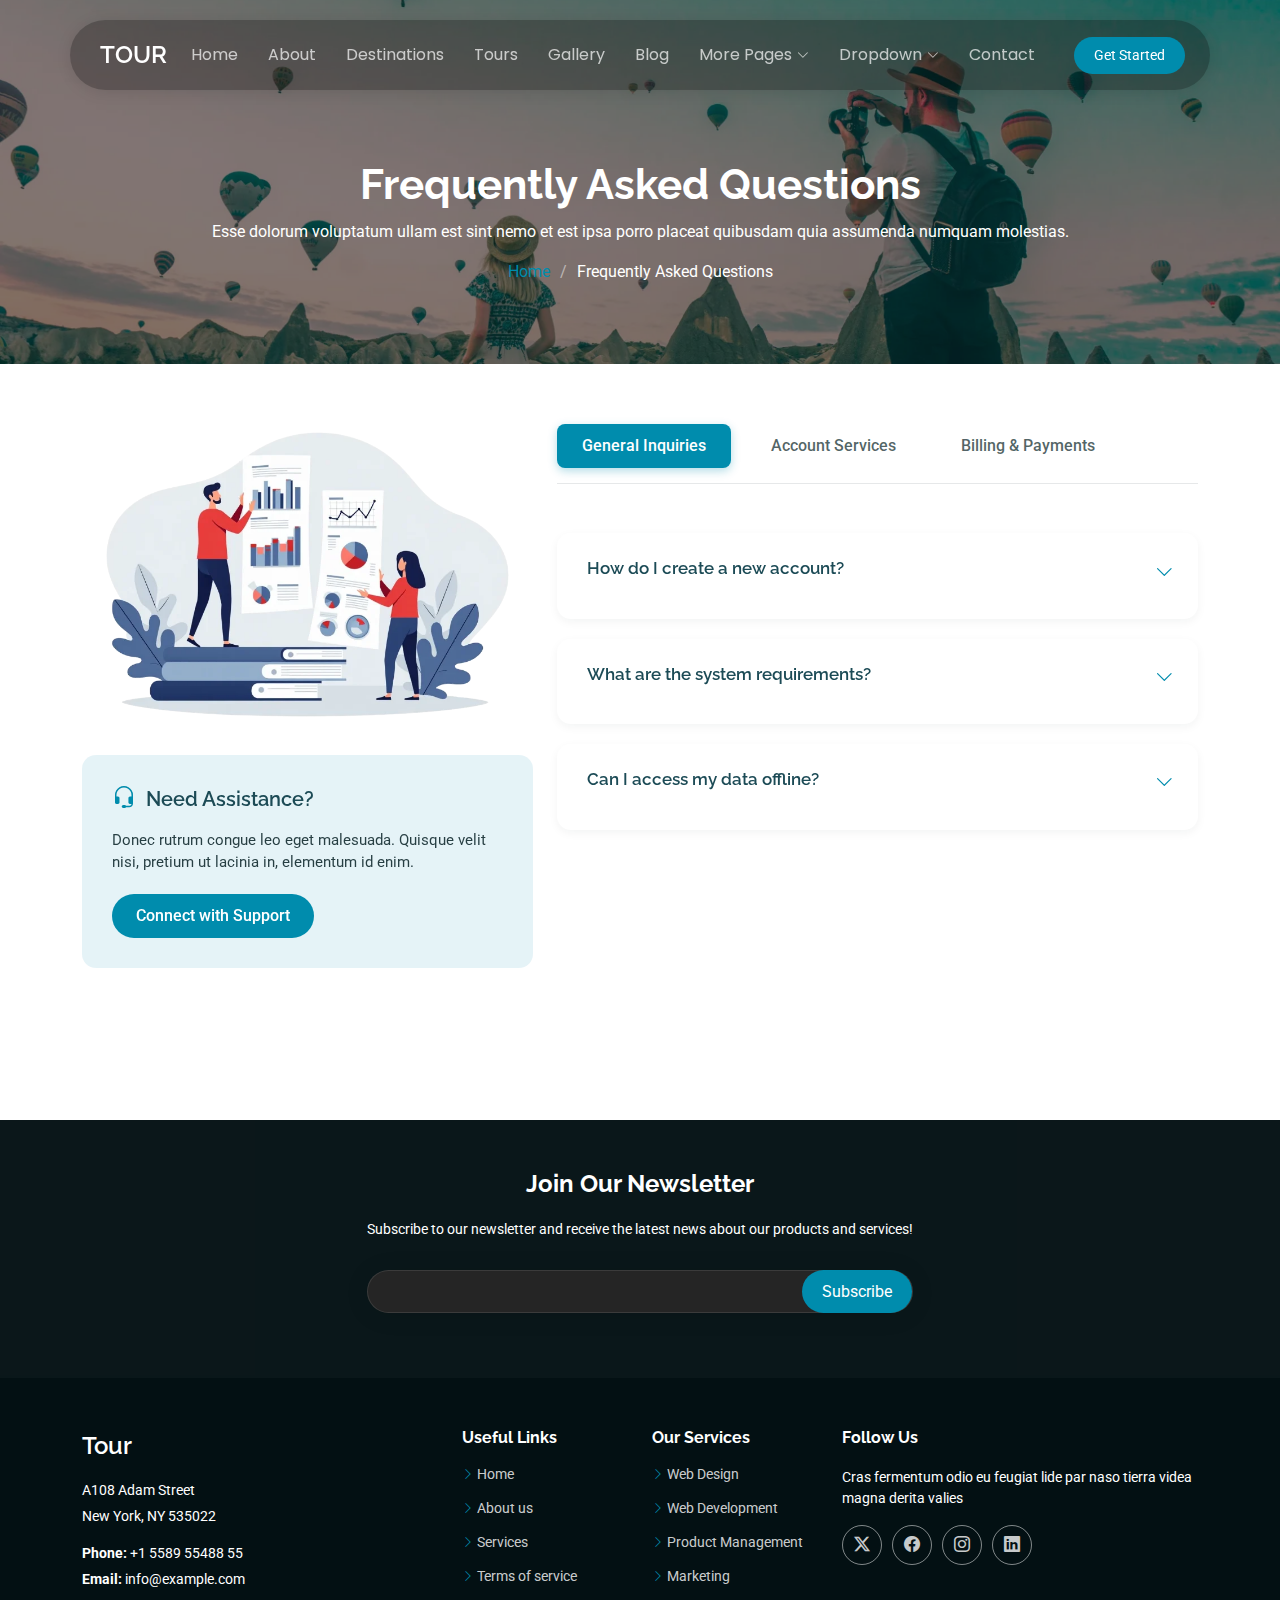
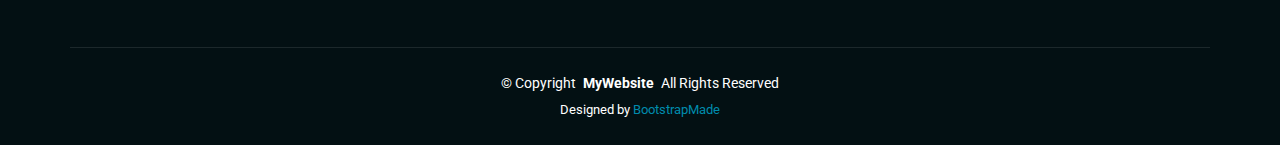
<file: faq.html>
<!DOCTYPE html>
<html lang="en">

<head>
  <meta charset="utf-8">
  <meta content="width=device-width, initial-scale=1.0" name="viewport">
  <title>Faq - Tour Bootstrap Template</title>
  <meta name="description" content="">
  <meta name="keywords" content="">

  <!-- Favicons -->
  <link href="assets/img/favicon.png" rel="icon">
  <link href="assets/img/apple-touch-icon.png" rel="apple-touch-icon">

  <!-- Fonts -->
  <link href="https://fonts.googleapis.com" rel="preconnect">
  <link href="https://fonts.gstatic.com" rel="preconnect" crossorigin>
  <link href="https://fonts.googleapis.com/css2?family=Roboto:ital,wght@0,100;0,300;0,400;0,500;0,700;0,900;1,100;1,300;1,400;1,500;1,700;1,900&family=Poppins:ital,wght@0,100;0,200;0,300;0,400;0,500;0,600;0,700;0,800;0,900;1,100;1,200;1,300;1,400;1,500;1,600;1,700;1,800;1,900&family=Raleway:ital,wght@0,100;0,200;0,300;0,400;0,500;0,600;0,700;0,800;0,900;1,100;1,200;1,300;1,400;1,500;1,600;1,700;1,800;1,900&display=swap" rel="stylesheet">

  <!-- Vendor CSS Files -->
  <link href="assets/vendor/bootstrap/css/bootstrap.min.css" rel="stylesheet">
  <link href="assets/vendor/bootstrap-icons/bootstrap-icons.css" rel="stylesheet">
  <link href="assets/vendor/aos/aos.css" rel="stylesheet">
  <link href="assets/vendor/swiper/swiper-bundle.min.css" rel="stylesheet">
  <link href="assets/vendor/glightbox/css/glightbox.min.css" rel="stylesheet">

  <!-- Main CSS File -->
  <link href="assets/css/main.css" rel="stylesheet">

  <!-- =======================================================
  * Template Name: Tour
  * Template URL: https://bootstrapmade.com/tour-bootstrap-travel-website-template/
  * Updated: Jul 01 2025 with Bootstrap v5.3.7
  * Author: BootstrapMade.com
  * License: https://bootstrapmade.com/license/
  ======================================================== -->
</head>

<body class="faq-page">

  <header id="header" class="header d-flex align-items-center fixed-top">
    <div class="header-container container-fluid container-xl position-relative d-flex align-items-center justify-content-between">

      <a href="index.html" class="logo d-flex align-items-center me-auto me-xl-0">
        <!-- Uncomment the line below if you also wish to use an image logo -->
        <!-- <img src="assets/img/logo.webp" alt=""> -->
        <h1 class="sitename">Tour</h1>
      </a>

      <nav id="navmenu" class="navmenu">
        <ul>
          <li><a href="index.html">Home</a></li>
          <li><a href="about.html">About</a></li>
          <li><a href="destinations.html">Destinations</a></li>
          <li><a href="tours.html">Tours</a></li>
          <li><a href="gallery.html">Gallery</a></li>
          <li><a href="blog.html">Blog</a></li>
          <li class="dropdown"><a href="#"><span>More Pages</span> <i class="bi bi-chevron-down toggle-dropdown"></i></a>
            <ul>
              <li><a href="destination-details.html">Destination Details</a></li>
              <li><a href="tour-details.html">Tour Details</a></li>
              <li><a href="booking.html">Booking</a></li>
              <li><a href="testimonials">Testimonials</a></li>
              <li><a href="faq.html" class="active">Frequently Asked Questions</a></li>
              <li><a href="blog-details.html">Blog Details</a></li>
              <li><a href="terms.html">Terms</a></li>
              <li><a href="privacy.html">Privacy</a></li>
              <li><a href="404.html">404</a></li>
            </ul>
          </li>
          <li class="dropdown"><a href="#"><span>Dropdown</span> <i class="bi bi-chevron-down toggle-dropdown"></i></a>
            <ul>
              <li><a href="#">Dropdown 1</a></li>
              <li class="dropdown"><a href="#"><span>Deep Dropdown</span> <i class="bi bi-chevron-down toggle-dropdown"></i></a>
                <ul>
                  <li><a href="#">Deep Dropdown 1</a></li>
                  <li><a href="#">Deep Dropdown 2</a></li>
                  <li><a href="#">Deep Dropdown 3</a></li>
                  <li><a href="#">Deep Dropdown 4</a></li>
                  <li><a href="#">Deep Dropdown 5</a></li>
                </ul>
              </li>
              <li><a href="#">Dropdown 2</a></li>
              <li><a href="#">Dropdown 3</a></li>
              <li><a href="#">Dropdown 4</a></li>
            </ul>
          </li>
          <li><a href="contact.html">Contact</a></li>
        </ul>
        <i class="mobile-nav-toggle d-xl-none bi bi-list"></i>
      </nav>

      <a class="btn-getstarted" href="destiantios.html">Get Started</a>

    </div>
  </header>

  <main class="main">

    <!-- Page Title -->
    <div class="page-title dark-background" data-aos="fade" style="background-image: url(assets/img/travel/showcase-8.webp);">
      <div class="container position-relative">
        <h1>Frequently Asked Questions</h1>
        <p>Esse dolorum voluptatum ullam est sint nemo et est ipsa porro placeat quibusdam quia assumenda numquam molestias.</p>
        <nav class="breadcrumbs">
          <ol>
            <li><a href="index.html">Home</a></li>
            <li class="current">Frequently Asked Questions</li>
          </ol>
        </nav>
      </div>
    </div><!-- End Page Title -->

    <!-- Faq Section -->
    <section id="faq" class="faq section">

      <div class="container" data-aos="fade-up" data-aos-delay="100">

        <div class="row align-items-start gy-4">
          <div class="col-lg-5" data-aos="fade-up" data-aos-delay="200">
            <div class="faq-sidebar">
              <div class="faq-image">
                <img src="assets/img/illustration/illustration-5.webp" alt="FAQ Image" class="img-fluid" loading="lazy">
              </div>
              <div class="contact-box">
                <h3><i class="bi bi-headset"></i> Need Assistance?</h3>
                <p>Donec rutrum congue leo eget malesuada. Quisque velit nisi, pretium ut lacinia in, elementum id enim.</p>
                <a href="#" class="btn-contact">Connect with Support</a>
              </div>
            </div>
          </div>

          <div class="col-lg-7">
            <div class="faq-tabs">
              <ul class="nav nav-pills mb-4" id="faqTabs-faq" role="tablist" data-aos="fade-up" data-aos-delay="100">
                <li class="nav-item" role="presentation">
                  <button class="nav-link active" id="general-tab-faq" data-bs-toggle="pill" data-bs-target="#general-faq-faq" type="button" role="tab" aria-controls="general-faq-faq" aria-selected="true">General Inquiries</button>
                </li>
                <li class="nav-item" role="presentation">
                  <button class="nav-link" id="account-tab-faq" data-bs-toggle="pill" data-bs-target="#account-faq-faq" type="button" role="tab" aria-controls="account-faq-faq" aria-selected="false">Account Services</button>
                </li>
                <li class="nav-item" role="presentation">
                  <button class="nav-link" id="payment-tab-faq" data-bs-toggle="pill" data-bs-target="#payment-faq-faq" type="button" role="tab" aria-controls="payment-faq-faq" aria-selected="false">Billing &amp; Payments</button>
                </li>
              </ul>

              <div class="tab-content" id="faqTabsContent-faq">
                <div class="tab-pane fade show active" id="general-faq-faq" role="tabpanel" aria-labelledby="general-tab-faq">
                  <div class="accordion" id="generalAccordion-faq">
                    <div class="faq-item" data-aos="fade-up" data-aos-delay="150">
                      <h3>How do I create a new account?</h3>
                      <div class="faq-content">
                        <p>Praesent sapien massa, convallis a pellentesque nec, egestas non nisi. Donec sollicitudin molestie malesuada. Vestibulum ac diam sit amet quam vehicula elementum. Curabitur arcu erat, accumsan id imperdiet et, porttitor at sem.</p>
                      </div>
                      <i class="bi bi-chevron-down faq-toggle"></i>
                    </div><!-- End FAQ Item-->

                    <div class="faq-item" data-aos="fade-up" data-aos-delay="200">
                      <h3>What are the system requirements?</h3>
                      <div class="faq-content">
                        <p>Vivamus suscipit tortor eget felis porttitor volutpat. Mauris blandit aliquet elit, eget tincidunt nibh pulvinar a. Vestibulum ac diam sit amet quam vehicula elementum sed sit amet dui.</p>
                      </div>
                      <i class="bi bi-chevron-down faq-toggle"></i>
                    </div><!-- End FAQ Item-->

                    <div class="faq-item" data-aos="fade-up" data-aos-delay="250">
                      <h3>Can I access my data offline?</h3>
                      <div class="faq-content">
                        <p>Nulla quis lorem ut libero malesuada feugiat. Vestibulum ac diam sit amet quam vehicula elementum sed sit amet dui. Nulla porttitor accumsan tincidunt. Quisque velit nisi, pretium ut lacinia in, elementum id enim.</p>
                      </div>
                      <i class="bi bi-chevron-down faq-toggle"></i>
                    </div><!-- End FAQ Item-->

                    <div class="faq-item" data-aos="fade-up" data-aos-delay="300">
                      <h3>How do I report a bug or issue?</h3>
                      <div class="faq-content">
                        <p>Pellentesque in ipsum id orci porta dapibus. Nulla quis lorem ut libero malesuada feugiat. Donec sollicitudin molestie malesuada. Sed porttitor lectus nibh.</p>
                      </div>
                      <i class="bi bi-chevron-down faq-toggle"></i>
                    </div><!-- End FAQ Item-->

                    <div class="faq-item" data-aos="fade-up" data-aos-delay="350">
                      <h3>What is your data privacy policy?</h3>
                      <div class="faq-content">
                        <p>Curabitur arcu erat, accumsan id imperdiet et, porttitor at sem. Vestibulum ac diam sit amet quam vehicula elementum. Sed porttitor lectus nibh.</p>
                      </div>
                      <i class="bi bi-chevron-down faq-toggle"></i>
                    </div><!-- End FAQ Item-->
                  </div>
                </div>

                <div class="tab-pane fade" id="account-faq-faq" role="tabpanel" aria-labelledby="account-tab-faq">
                  <div class="accordion" id="accountAccordion-faq">
                    <div class="faq-item" data-aos="fade-up" data-aos-delay="150">
                      <h3>How do I reset my password?</h3>
                      <div class="faq-content">
                        <p>Curabitur non nulla sit amet nisl tempus convallis quis ac lectus. Vivamus magna justo, lacinia eget consectetur sed, convallis at tellus. Nulla quis lorem ut libero malesuada feugiat.</p>
                      </div>
                      <i class="bi bi-chevron-down faq-toggle"></i>
                    </div><!-- End FAQ Item-->

                    <div class="faq-item" data-aos="fade-up" data-aos-delay="200">
                      <h3>How to update account information?</h3>
                      <div class="faq-content">
                        <p>Donec rutrum congue leo eget malesuada. Lorem ipsum dolor sit amet, consectetur adipiscing elit. Praesent sapien massa, convallis a pellentesque nec, egestas non nisi.</p>
                      </div>
                      <i class="bi bi-chevron-down faq-toggle"></i>
                    </div><!-- End FAQ Item-->
                  </div>
                </div>

                <div class="tab-pane fade" id="payment-faq-faq" role="tabpanel" aria-labelledby="payment-tab-faq">
                  <div class="accordion" id="paymentAccordion-faq">
                    <div class="faq-item" data-aos="fade-up" data-aos-delay="150">
                      <h3>What payment methods are accepted?</h3>
                      <div class="faq-content">
                        <p>Pellentesque in ipsum id orci porta dapibus. Sed porttitor lectus nibh. Cras ultricies ligula sed magna dictum porta. Curabitur aliquet quam id dui posuere blandit. Vivamus magna justo, lacinia eget consectetur sed, convallis at tellus.</p>
                      </div>
                      <i class="bi bi-chevron-down faq-toggle"></i>
                    </div><!-- End FAQ Item-->

                    <div class="faq-item" data-aos="fade-up" data-aos-delay="200">
                      <h3>When will my payment be processed?</h3>
                      <div class="faq-content">
                        <p>Mauris blandit aliquet elit, eget tincidunt nibh pulvinar a. Nulla porttitor accumsan tincidunt. Curabitur non nulla sit amet nisl tempus convallis quis ac lectus. Quisque velit nisi, pretium ut lacinia in.</p>
                      </div>
                      <i class="bi bi-chevron-down faq-toggle"></i>
                    </div><!-- End FAQ Item-->

                    <div class="faq-item" data-aos="fade-up" data-aos-delay="250">
                      <h3>Can I get a refund for my purchase?</h3>
                      <div class="faq-content">
                        <p>Vivamus magna justo, lacinia eget consectetur sed, convallis at tellus. Praesent sapien massa, convallis a pellentesque nec, egestas non nisi. Donec sollicitudin molestie malesuada.</p>
                      </div>
                      <i class="bi bi-chevron-down faq-toggle"></i>
                    </div><!-- End FAQ Item-->
                  </div>
                </div>
              </div>
            </div>
          </div>
        </div>

      </div>

    </section><!-- /Faq Section -->

  </main>

  <footer id="footer" class="footer position-relative dark-background">

    <div class="footer-newsletter">
      <div class="container">
        <div class="row justify-content-center text-center">
          <div class="col-lg-6">
            <h4>Join Our Newsletter</h4>
            <p>Subscribe to our newsletter and receive the latest news about our products and services!</p>
            <form action="forms/newsletter.php" method="post" class="php-email-form">
              <div class="newsletter-form"><input type="email" name="email"><input type="submit" value="Subscribe"></div>
              <div class="loading">Loading</div>
              <div class="error-message"></div>
              <div class="sent-message">Your subscription request has been sent. Thank you!</div>
            </form>
          </div>
        </div>
      </div>
    </div>

    <div class="container footer-top">
      <div class="row gy-4">
        <div class="col-lg-4 col-md-6 footer-about">
          <a href="index.html" class="d-flex align-items-center">
            <span class="sitename">Tour</span>
          </a>
          <div class="footer-contact pt-3">
            <p>A108 Adam Street</p>
            <p>New York, NY 535022</p>
            <p class="mt-3"><strong>Phone:</strong> <span>+1 5589 55488 55</span></p>
            <p><strong>Email:</strong> <span>info@example.com</span></p>
          </div>
        </div>

        <div class="col-lg-2 col-md-3 footer-links">
          <h4>Useful Links</h4>
          <ul>
            <li><i class="bi bi-chevron-right"></i> <a href="#">Home</a></li>
            <li><i class="bi bi-chevron-right"></i> <a href="#">About us</a></li>
            <li><i class="bi bi-chevron-right"></i> <a href="#">Services</a></li>
            <li><i class="bi bi-chevron-right"></i> <a href="#">Terms of service</a></li>
          </ul>
        </div>

        <div class="col-lg-2 col-md-3 footer-links">
          <h4>Our Services</h4>
          <ul>
            <li><i class="bi bi-chevron-right"></i> <a href="#">Web Design</a></li>
            <li><i class="bi bi-chevron-right"></i> <a href="#">Web Development</a></li>
            <li><i class="bi bi-chevron-right"></i> <a href="#">Product Management</a></li>
            <li><i class="bi bi-chevron-right"></i> <a href="#">Marketing</a></li>
          </ul>
        </div>

        <div class="col-lg-4 col-md-12">
          <h4>Follow Us</h4>
          <p>Cras fermentum odio eu feugiat lide par naso tierra videa magna derita valies</p>
          <div class="social-links d-flex">
            <a href=""><i class="bi bi-twitter-x"></i></a>
            <a href=""><i class="bi bi-facebook"></i></a>
            <a href=""><i class="bi bi-instagram"></i></a>
            <a href=""><i class="bi bi-linkedin"></i></a>
          </div>
        </div>

      </div>
    </div>

    <div class="container copyright text-center mt-4">
      <p>© <span>Copyright</span> <strong class="px-1 sitename">MyWebsite</strong> <span>All Rights Reserved</span></p>
      <div class="credits">
        <!-- All the links in the footer should remain intact. -->
        <!-- You can delete the links only if you've purchased the pro version. -->
        <!-- Licensing information: https://bootstrapmade.com/license/ -->
        <!-- Purchase the pro version with working PHP/AJAX contact form: [buy-url] -->
        Designed by <a href="https://bootstrapmade.com/">BootstrapMade</a>
      </div>
    </div>

  </footer>

  <!-- Scroll Top -->
  <a href="#" id="scroll-top" class="scroll-top d-flex align-items-center justify-content-center"><i class="bi bi-arrow-up-short"></i></a>

  <!-- Preloader -->
  <div id="preloader"></div>

  <!-- Vendor JS Files -->
  <script src="assets/vendor/bootstrap/js/bootstrap.bundle.min.js"></script>
  <script src="assets/vendor/php-email-form/validate.js"></script>
  <script src="assets/vendor/aos/aos.js"></script>
  <script src="assets/vendor/purecounter/purecounter_vanilla.js"></script>
  <script src="assets/vendor/swiper/swiper-bundle.min.js"></script>
  <script src="assets/vendor/isotope-layout/isotope.pkgd.min.js"></script>
  <script src="assets/vendor/imagesloaded/imagesloaded.pkgd.min.js"></script>
  <script src="assets/vendor/glightbox/js/glightbox.min.js"></script>

  <!-- Main JS File -->
  <script src="assets/js/main.js"></script>

</body>

</html>
</file>
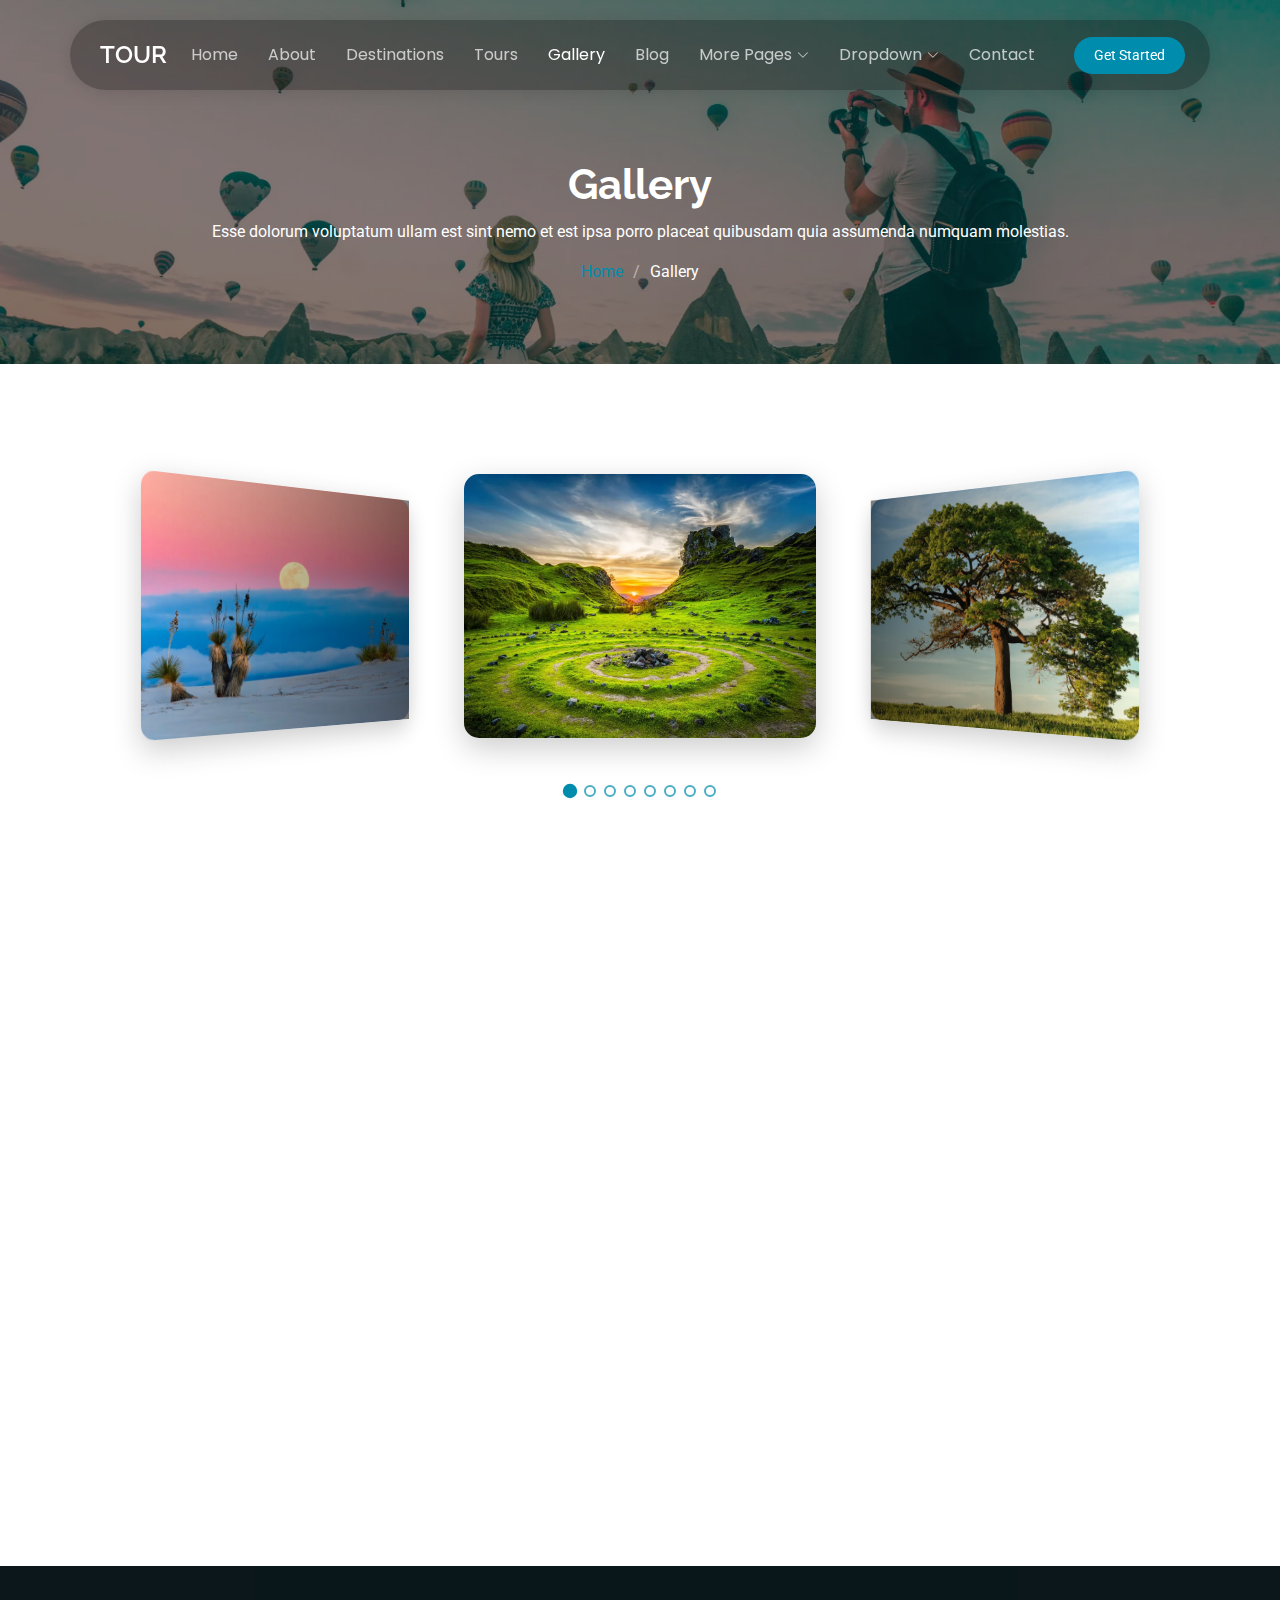
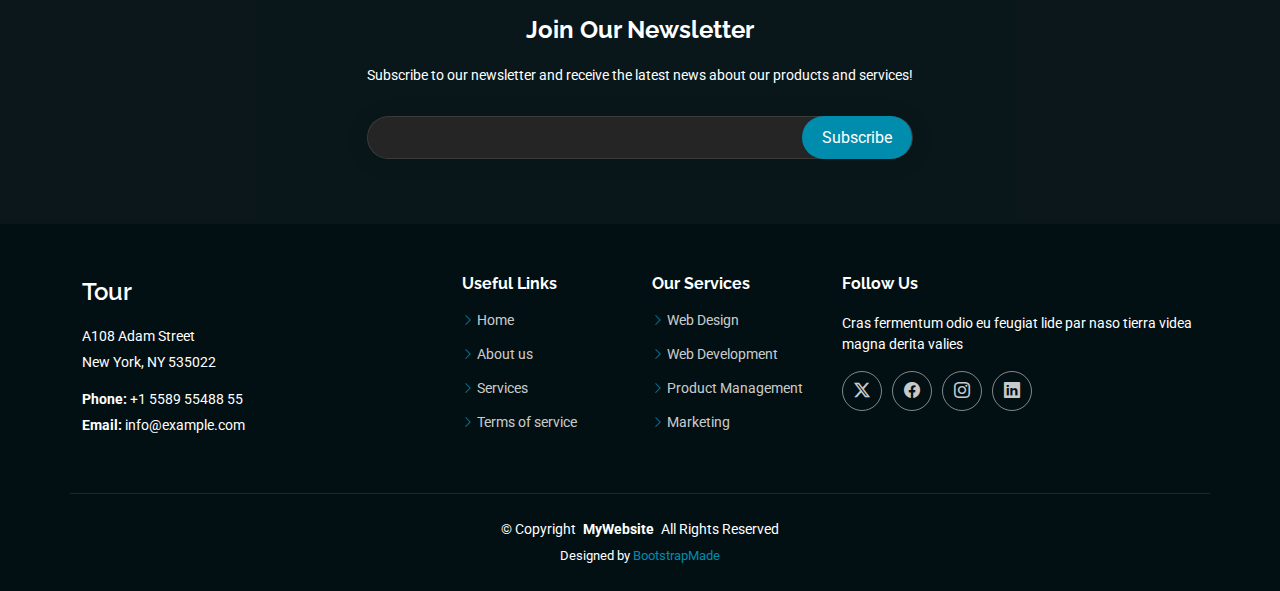
<file: gallery.html>
<!DOCTYPE html>
<html lang="en">

<head>
  <meta charset="utf-8">
  <meta content="width=device-width, initial-scale=1.0" name="viewport">
  <title>Gallery - Tour Bootstrap Template</title>
  <meta name="description" content="">
  <meta name="keywords" content="">

  <!-- Favicons -->
  <link href="assets/img/favicon.png" rel="icon">
  <link href="assets/img/apple-touch-icon.png" rel="apple-touch-icon">

  <!-- Fonts -->
  <link href="https://fonts.googleapis.com" rel="preconnect">
  <link href="https://fonts.gstatic.com" rel="preconnect" crossorigin>
  <link href="https://fonts.googleapis.com/css2?family=Roboto:ital,wght@0,100;0,300;0,400;0,500;0,700;0,900;1,100;1,300;1,400;1,500;1,700;1,900&family=Poppins:ital,wght@0,100;0,200;0,300;0,400;0,500;0,600;0,700;0,800;0,900;1,100;1,200;1,300;1,400;1,500;1,600;1,700;1,800;1,900&family=Raleway:ital,wght@0,100;0,200;0,300;0,400;0,500;0,600;0,700;0,800;0,900;1,100;1,200;1,300;1,400;1,500;1,600;1,700;1,800;1,900&display=swap" rel="stylesheet">

  <!-- Vendor CSS Files -->
  <link href="assets/vendor/bootstrap/css/bootstrap.min.css" rel="stylesheet">
  <link href="assets/vendor/bootstrap-icons/bootstrap-icons.css" rel="stylesheet">
  <link href="assets/vendor/aos/aos.css" rel="stylesheet">
  <link href="assets/vendor/swiper/swiper-bundle.min.css" rel="stylesheet">
  <link href="assets/vendor/glightbox/css/glightbox.min.css" rel="stylesheet">

  <!-- Main CSS File -->
  <link href="assets/css/main.css" rel="stylesheet">

  <!-- =======================================================
  * Template Name: Tour
  * Template URL: https://bootstrapmade.com/tour-bootstrap-travel-website-template/
  * Updated: Jul 01 2025 with Bootstrap v5.3.7
  * Author: BootstrapMade.com
  * License: https://bootstrapmade.com/license/
  ======================================================== -->
</head>

<body class="gallery-page">

  <header id="header" class="header d-flex align-items-center fixed-top">
    <div class="header-container container-fluid container-xl position-relative d-flex align-items-center justify-content-between">

      <a href="index.html" class="logo d-flex align-items-center me-auto me-xl-0">
        <!-- Uncomment the line below if you also wish to use an image logo -->
        <!-- <img src="assets/img/logo.webp" alt=""> -->
        <h1 class="sitename">Tour</h1>
      </a>

      <nav id="navmenu" class="navmenu">
        <ul>
          <li><a href="index.html">Home</a></li>
          <li><a href="about.html">About</a></li>
          <li><a href="destinations.html">Destinations</a></li>
          <li><a href="tours.html">Tours</a></li>
          <li><a href="gallery.html" class="active">Gallery</a></li>
          <li><a href="blog.html">Blog</a></li>
          <li class="dropdown"><a href="#"><span>More Pages</span> <i class="bi bi-chevron-down toggle-dropdown"></i></a>
            <ul>
              <li><a href="destination-details.html">Destination Details</a></li>
              <li><a href="tour-details.html">Tour Details</a></li>
              <li><a href="booking.html">Booking</a></li>
              <li><a href="testimonials">Testimonials</a></li>
              <li><a href="faq.html">Frequently Asked Questions</a></li>
              <li><a href="blog-details.html">Blog Details</a></li>
              <li><a href="terms.html">Terms</a></li>
              <li><a href="privacy.html">Privacy</a></li>
              <li><a href="404.html">404</a></li>
            </ul>
          </li>
          <li class="dropdown"><a href="#"><span>Dropdown</span> <i class="bi bi-chevron-down toggle-dropdown"></i></a>
            <ul>
              <li><a href="#">Dropdown 1</a></li>
              <li class="dropdown"><a href="#"><span>Deep Dropdown</span> <i class="bi bi-chevron-down toggle-dropdown"></i></a>
                <ul>
                  <li><a href="#">Deep Dropdown 1</a></li>
                  <li><a href="#">Deep Dropdown 2</a></li>
                  <li><a href="#">Deep Dropdown 3</a></li>
                  <li><a href="#">Deep Dropdown 4</a></li>
                  <li><a href="#">Deep Dropdown 5</a></li>
                </ul>
              </li>
              <li><a href="#">Dropdown 2</a></li>
              <li><a href="#">Dropdown 3</a></li>
              <li><a href="#">Dropdown 4</a></li>
            </ul>
          </li>
          <li><a href="contact.html">Contact</a></li>
        </ul>
        <i class="mobile-nav-toggle d-xl-none bi bi-list"></i>
      </nav>

      <a class="btn-getstarted" href="destiantios.html">Get Started</a>

    </div>
  </header>

  <main class="main">

    <!-- Page Title -->
    <div class="page-title dark-background" data-aos="fade" style="background-image: url(assets/img/travel/showcase-8.webp);">
      <div class="container position-relative">
        <h1>Gallery</h1>
        <p>Esse dolorum voluptatum ullam est sint nemo et est ipsa porro placeat quibusdam quia assumenda numquam molestias.</p>
        <nav class="breadcrumbs">
          <ol>
            <li><a href="index.html">Home</a></li>
            <li class="current">Gallery</li>
          </ol>
        </nav>
      </div>
    </div><!-- End Page Title -->

    <!-- Gallery Slider Section -->
    <section id="gallery-slider" class="gallery-slider section">

      <div class="container" data-aos="fade-up" data-aos-delay="100">

        <div class="gallery-container">
          <div class="swiper init-swiper">
            <script type="application/json" class="swiper-config">
              {
                "loop": true,
                "speed": 800,
                "autoplay": {
                  "delay": 4000
                },
                "effect": "coverflow",
                "grabCursor": true,
                "centeredSlides": true,
                "slidesPerView": "auto",
                "coverflowEffect": {
                  "rotate": 50,
                  "stretch": 0,
                  "depth": 100,
                  "modifier": 1,
                  "slideShadows": true
                },
                "pagination": {
                  "el": ".swiper-pagination",
                  "type": "bullets",
                  "clickable": true
                },
                "navigation": {
                  "nextEl": ".swiper-button-next",
                  "prevEl": ".swiper-button-prev"
                },
                "breakpoints": {
                  "320": {
                    "slidesPerView": 1,
                    "spaceBetween": 10
                  },
                  "768": {
                    "slidesPerView": 2,
                    "spaceBetween": 20
                  },
                  "1024": {
                    "slidesPerView": 3,
                    "spaceBetween": 30
                  }
                }
              }
            </script>
            <div class="swiper-wrapper">
              <div class="swiper-slide">
                <div class="gallery-item">
                  <div class="gallery-img">
                    <a class="glightbox" data-gallery="images-gallery" href="assets/img/gallery/gallery-3.webp">
                      <img src="assets/img/gallery/gallery-3.webp" class="img-fluid" alt="">
                      <div class="gallery-overlay">
                        <i class="bi bi-plus-circle"></i>
                      </div>
                    </a>
                  </div>
                </div>
              </div>
              <div class="swiper-slide">
                <div class="gallery-item">
                  <div class="gallery-img">
                    <a class="glightbox" data-gallery="images-gallery" href="assets/img/gallery/gallery-1.webp">
                      <img src="assets/img/gallery/gallery-1.webp" class="img-fluid" alt="">
                      <div class="gallery-overlay">
                        <i class="bi bi-plus-circle"></i>
                      </div>
                    </a>
                  </div>
                </div>
              </div>
              <div class="swiper-slide">
                <div class="gallery-item">
                  <div class="gallery-img">
                    <a class="glightbox" data-gallery="images-gallery" href="assets/img/gallery/gallery-5.webp">
                      <img src="assets/img/gallery/gallery-5.webp" class="img-fluid" alt="">
                      <div class="gallery-overlay">
                        <i class="bi bi-plus-circle"></i>
                      </div>
                    </a>
                  </div>
                </div>
              </div>
              <div class="swiper-slide">
                <div class="gallery-item">
                  <div class="gallery-img">
                    <a class="glightbox" data-gallery="images-gallery" href="assets/img/gallery/gallery-7.webp">
                      <img src="assets/img/gallery/gallery-7.webp" class="img-fluid" alt="">
                      <div class="gallery-overlay">
                        <i class="bi bi-plus-circle"></i>
                      </div>
                    </a>
                  </div>
                </div>
              </div>
              <div class="swiper-slide">
                <div class="gallery-item">
                  <div class="gallery-img">
                    <a class="glightbox" data-gallery="images-gallery" href="assets/img/gallery/gallery-2.webp">
                      <img src="assets/img/gallery/gallery-2.webp" class="img-fluid" alt="">
                      <div class="gallery-overlay">
                        <i class="bi bi-plus-circle"></i>
                      </div>
                    </a>
                  </div>
                </div>
              </div>
              <div class="swiper-slide">
                <div class="gallery-item">
                  <div class="gallery-img">
                    <a class="glightbox" data-gallery="images-gallery" href="assets/img/gallery/gallery-4.webp">
                      <img src="assets/img/gallery/gallery-4.webp" class="img-fluid" alt="">
                      <div class="gallery-overlay">
                        <i class="bi bi-plus-circle"></i>
                      </div>
                    </a>
                  </div>
                </div>
              </div>
              <div class="swiper-slide">
                <div class="gallery-item">
                  <div class="gallery-img">
                    <a class="glightbox" data-gallery="images-gallery" href="assets/img/gallery/gallery-6.webp">
                      <img src="assets/img/gallery/gallery-6.webp" class="img-fluid" alt="">
                      <div class="gallery-overlay">
                        <i class="bi bi-plus-circle"></i>
                      </div>
                    </a>
                  </div>
                </div>
              </div>
              <div class="swiper-slide">
                <div class="gallery-item">
                  <div class="gallery-img">
                    <a class="glightbox" data-gallery="images-gallery" href="assets/img/gallery/gallery-8.webp">
                      <img src="assets/img/gallery/gallery-8.webp" class="img-fluid" alt="">
                      <div class="gallery-overlay">
                        <i class="bi bi-plus-circle"></i>
                      </div>
                    </a>
                  </div>
                </div>
              </div>
            </div>
            <div class="swiper-pagination"></div>
            <div class="swiper-button-next"></div>
            <div class="swiper-button-prev"></div>
          </div>
        </div>

      </div>

    </section><!-- /Gallery Slider Section -->

    <!-- Gallery Section -->
    <section id="gallery" class="gallery section">

      <div class="container" data-aos="fade-up" data-aos-delay="100">

        <div class="isotope-layout" data-default-filter="*" data-layout="masonry" data-sort="original-order">
          <ul class="gallery-filters isotope-filters" data-aos="fade-up" data-aos-delay="200">
            <li data-filter="*" class="filter-active">All</li>
            <li data-filter=".filter-nature">Nature</li>
            <li data-filter=".filter-architecture">Architecture</li>
            <li data-filter=".filter-people">People</li>
          </ul>

          <div class="row gallery-grid isotope-container" data-aos="fade-up" data-aos-delay="300">

            <div class="col-xl-3 col-md-4 col-sm-6 gallery-item isotope-item filter-nature">
              <div class="gallery-card">
                <div class="gallery-image">
                  <img src="assets/img/gallery/gallery-1.webp" class="img-fluid" alt="">
                </div>
                <div class="gallery-overlay">
                  <h4>Natural Beauty</h4>
                  <p>Lorem ipsum dolor sit amet consectetur adipisicing elit.</p>
                  <div class="gallery-actions">
                    <a href="assets/img/gallery/gallery-1.webp" title="View Image" class="glightbox"><i class="bi bi-eye"></i></a>
                    <a href="gallery-details.html"><i class="bi bi-info-circle"></i></a>
                  </div>
                </div>
              </div>
            </div><!-- End Gallery Item -->

            <div class="col-xl-3 col-md-4 col-sm-6 gallery-item isotope-item filter-architecture">
              <div class="gallery-card">
                <div class="gallery-image">
                  <img src="assets/img/gallery/gallery-2.webp" class="img-fluid" alt="">
                </div>
                <div class="gallery-overlay">
                  <h4>Urban Landscape</h4>
                  <p>Lorem ipsum dolor sit amet consectetur adipisicing elit.</p>
                  <div class="gallery-actions">
                    <a href="assets/img/gallery/gallery-2.webp" title="View Image" class="glightbox"><i class="bi bi-eye"></i></a>
                    <a href="gallery-details.html"><i class="bi bi-info-circle"></i></a>
                  </div>
                </div>
              </div>
            </div><!-- End Gallery Item -->

            <div class="col-xl-3 col-md-4 col-sm-6 gallery-item isotope-item filter-people">
              <div class="gallery-card">
                <div class="gallery-image">
                  <img src="assets/img/gallery/gallery-3.webp" class="img-fluid" alt="">
                </div>
                <div class="gallery-overlay">
                  <h4>Candid Moments</h4>
                  <p>Lorem ipsum dolor sit amet consectetur adipisicing elit.</p>
                  <div class="gallery-actions">
                    <a href="assets/img/gallery/gallery-3.webp" title="View Image" class="glightbox"><i class="bi bi-eye"></i></a>
                    <a href="gallery-details.html"><i class="bi bi-info-circle"></i></a>
                  </div>
                </div>
              </div>
            </div><!-- End Gallery Item -->

            <div class="col-xl-3 col-md-4 col-sm-6 gallery-item isotope-item filter-nature">
              <div class="gallery-card">
                <div class="gallery-image">
                  <img src="assets/img/gallery/gallery-4.webp" class="img-fluid" alt="">
                </div>
                <div class="gallery-overlay">
                  <h4>Wilderness</h4>
                  <p>Lorem ipsum dolor sit amet consectetur adipisicing elit.</p>
                  <div class="gallery-actions">
                    <a href="assets/img/gallery/gallery-4.webp" title="View Image" class="glightbox"><i class="bi bi-eye"></i></a>
                    <a href="gallery-details.html"><i class="bi bi-info-circle"></i></a>
                  </div>
                </div>
              </div>
            </div><!-- End Gallery Item -->

            <div class="col-xl-3 col-md-4 col-sm-6 gallery-item isotope-item filter-architecture">
              <div class="gallery-card">
                <div class="gallery-image">
                  <img src="assets/img/gallery/gallery-5.webp" class="img-fluid" alt="">
                </div>
                <div class="gallery-overlay">
                  <h4>Modern Design</h4>
                  <p>Lorem ipsum dolor sit amet consectetur adipisicing elit.</p>
                  <div class="gallery-actions">
                    <a href="assets/img/gallery/gallery-5.webp" title="View Image" class="glightbox"><i class="bi bi-eye"></i></a>
                    <a href="gallery-details.html"><i class="bi bi-info-circle"></i></a>
                  </div>
                </div>
              </div>
            </div><!-- End Gallery Item -->

            <div class="col-xl-3 col-md-4 col-sm-6 gallery-item isotope-item filter-people">
              <div class="gallery-card">
                <div class="gallery-image">
                  <img src="assets/img/gallery/gallery-6.webp" class="img-fluid" alt="">
                </div>
                <div class="gallery-overlay">
                  <h4>Portrait Studies</h4>
                  <p>Lorem ipsum dolor sit amet consectetur adipisicing elit.</p>
                  <div class="gallery-actions">
                    <a href="assets/img/gallery/gallery-6.webp" title="View Image" class="glightbox"><i class="bi bi-eye"></i></a>
                    <a href="gallery-details.html"><i class="bi bi-info-circle"></i></a>
                  </div>
                </div>
              </div>
            </div><!-- End Gallery Item -->

            <div class="col-xl-3 col-md-4 col-sm-6 gallery-item isotope-item filter-nature">
              <div class="gallery-card">
                <div class="gallery-image">
                  <img src="assets/img/gallery/gallery-7.webp" class="img-fluid" alt="">
                </div>
                <div class="gallery-overlay">
                  <h4>Serene Waters</h4>
                  <p>Lorem ipsum dolor sit amet consectetur adipisicing elit.</p>
                  <div class="gallery-actions">
                    <a href="assets/img/gallery/gallery-7.webp" title="View Image" class="glightbox"><i class="bi bi-eye"></i></a>
                    <a href="gallery-details.html"><i class="bi bi-info-circle"></i></a>
                  </div>
                </div>
              </div>
            </div><!-- End Gallery Item -->

            <div class="col-xl-3 col-md-4 col-sm-6 gallery-item isotope-item filter-architecture">
              <div class="gallery-card">
                <div class="gallery-image">
                  <img src="assets/img/gallery/gallery-8.webp" class="img-fluid" alt="">
                </div>
                <div class="gallery-overlay">
                  <h4>Historical Places</h4>
                  <p>Lorem ipsum dolor sit amet consectetur adipisicing elit.</p>
                  <div class="gallery-actions">
                    <a href="assets/img/gallery/gallery-8.webp" title="View Image" class="glightbox"><i class="bi bi-eye"></i></a>
                    <a href="gallery-details.html"><i class="bi bi-info-circle"></i></a>
                  </div>
                </div>
              </div>
            </div><!-- End Gallery Item -->

          </div>
        </div>

      </div>

    </section><!-- /Gallery Section -->

  </main>

  <footer id="footer" class="footer position-relative dark-background">

    <div class="footer-newsletter">
      <div class="container">
        <div class="row justify-content-center text-center">
          <div class="col-lg-6">
            <h4>Join Our Newsletter</h4>
            <p>Subscribe to our newsletter and receive the latest news about our products and services!</p>
            <form action="forms/newsletter.php" method="post" class="php-email-form">
              <div class="newsletter-form"><input type="email" name="email"><input type="submit" value="Subscribe"></div>
              <div class="loading">Loading</div>
              <div class="error-message"></div>
              <div class="sent-message">Your subscription request has been sent. Thank you!</div>
            </form>
          </div>
        </div>
      </div>
    </div>

    <div class="container footer-top">
      <div class="row gy-4">
        <div class="col-lg-4 col-md-6 footer-about">
          <a href="index.html" class="d-flex align-items-center">
            <span class="sitename">Tour</span>
          </a>
          <div class="footer-contact pt-3">
            <p>A108 Adam Street</p>
            <p>New York, NY 535022</p>
            <p class="mt-3"><strong>Phone:</strong> <span>+1 5589 55488 55</span></p>
            <p><strong>Email:</strong> <span>info@example.com</span></p>
          </div>
        </div>

        <div class="col-lg-2 col-md-3 footer-links">
          <h4>Useful Links</h4>
          <ul>
            <li><i class="bi bi-chevron-right"></i> <a href="#">Home</a></li>
            <li><i class="bi bi-chevron-right"></i> <a href="#">About us</a></li>
            <li><i class="bi bi-chevron-right"></i> <a href="#">Services</a></li>
            <li><i class="bi bi-chevron-right"></i> <a href="#">Terms of service</a></li>
          </ul>
        </div>

        <div class="col-lg-2 col-md-3 footer-links">
          <h4>Our Services</h4>
          <ul>
            <li><i class="bi bi-chevron-right"></i> <a href="#">Web Design</a></li>
            <li><i class="bi bi-chevron-right"></i> <a href="#">Web Development</a></li>
            <li><i class="bi bi-chevron-right"></i> <a href="#">Product Management</a></li>
            <li><i class="bi bi-chevron-right"></i> <a href="#">Marketing</a></li>
          </ul>
        </div>

        <div class="col-lg-4 col-md-12">
          <h4>Follow Us</h4>
          <p>Cras fermentum odio eu feugiat lide par naso tierra videa magna derita valies</p>
          <div class="social-links d-flex">
            <a href=""><i class="bi bi-twitter-x"></i></a>
            <a href=""><i class="bi bi-facebook"></i></a>
            <a href=""><i class="bi bi-instagram"></i></a>
            <a href=""><i class="bi bi-linkedin"></i></a>
          </div>
        </div>

      </div>
    </div>

    <div class="container copyright text-center mt-4">
      <p>© <span>Copyright</span> <strong class="px-1 sitename">MyWebsite</strong> <span>All Rights Reserved</span></p>
      <div class="credits">
        <!-- All the links in the footer should remain intact. -->
        <!-- You can delete the links only if you've purchased the pro version. -->
        <!-- Licensing information: https://bootstrapmade.com/license/ -->
        <!-- Purchase the pro version with working PHP/AJAX contact form: [buy-url] -->
        Designed by <a href="https://bootstrapmade.com/">BootstrapMade</a>
      </div>
    </div>

  </footer>

  <!-- Scroll Top -->
  <a href="#" id="scroll-top" class="scroll-top d-flex align-items-center justify-content-center"><i class="bi bi-arrow-up-short"></i></a>

  <!-- Preloader -->
  <div id="preloader"></div>

  <!-- Vendor JS Files -->
  <script src="assets/vendor/bootstrap/js/bootstrap.bundle.min.js"></script>
  <script src="assets/vendor/php-email-form/validate.js"></script>
  <script src="assets/vendor/aos/aos.js"></script>
  <script src="assets/vendor/purecounter/purecounter_vanilla.js"></script>
  <script src="assets/vendor/swiper/swiper-bundle.min.js"></script>
  <script src="assets/vendor/isotope-layout/isotope.pkgd.min.js"></script>
  <script src="assets/vendor/imagesloaded/imagesloaded.pkgd.min.js"></script>
  <script src="assets/vendor/glightbox/js/glightbox.min.js"></script>

  <!-- Main JS File -->
  <script src="assets/js/main.js"></script>

</body>

</html>
</file>
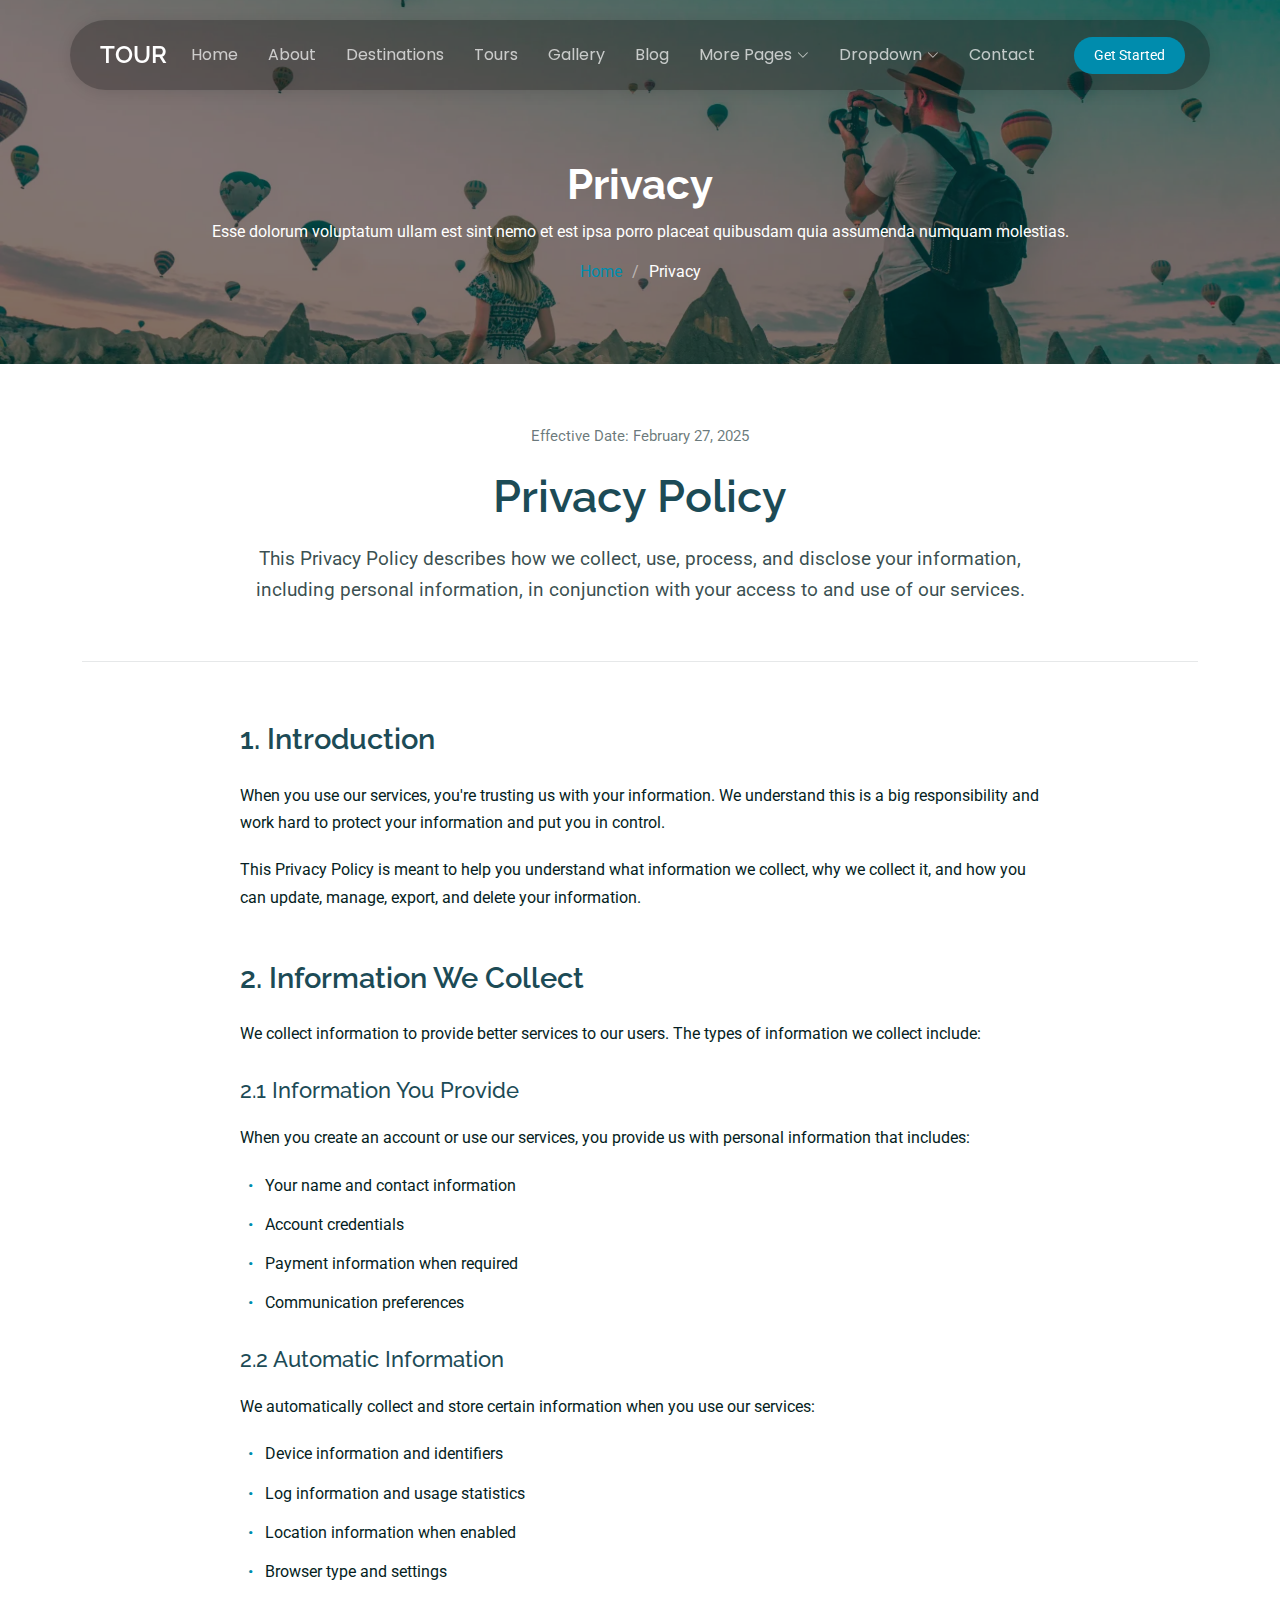
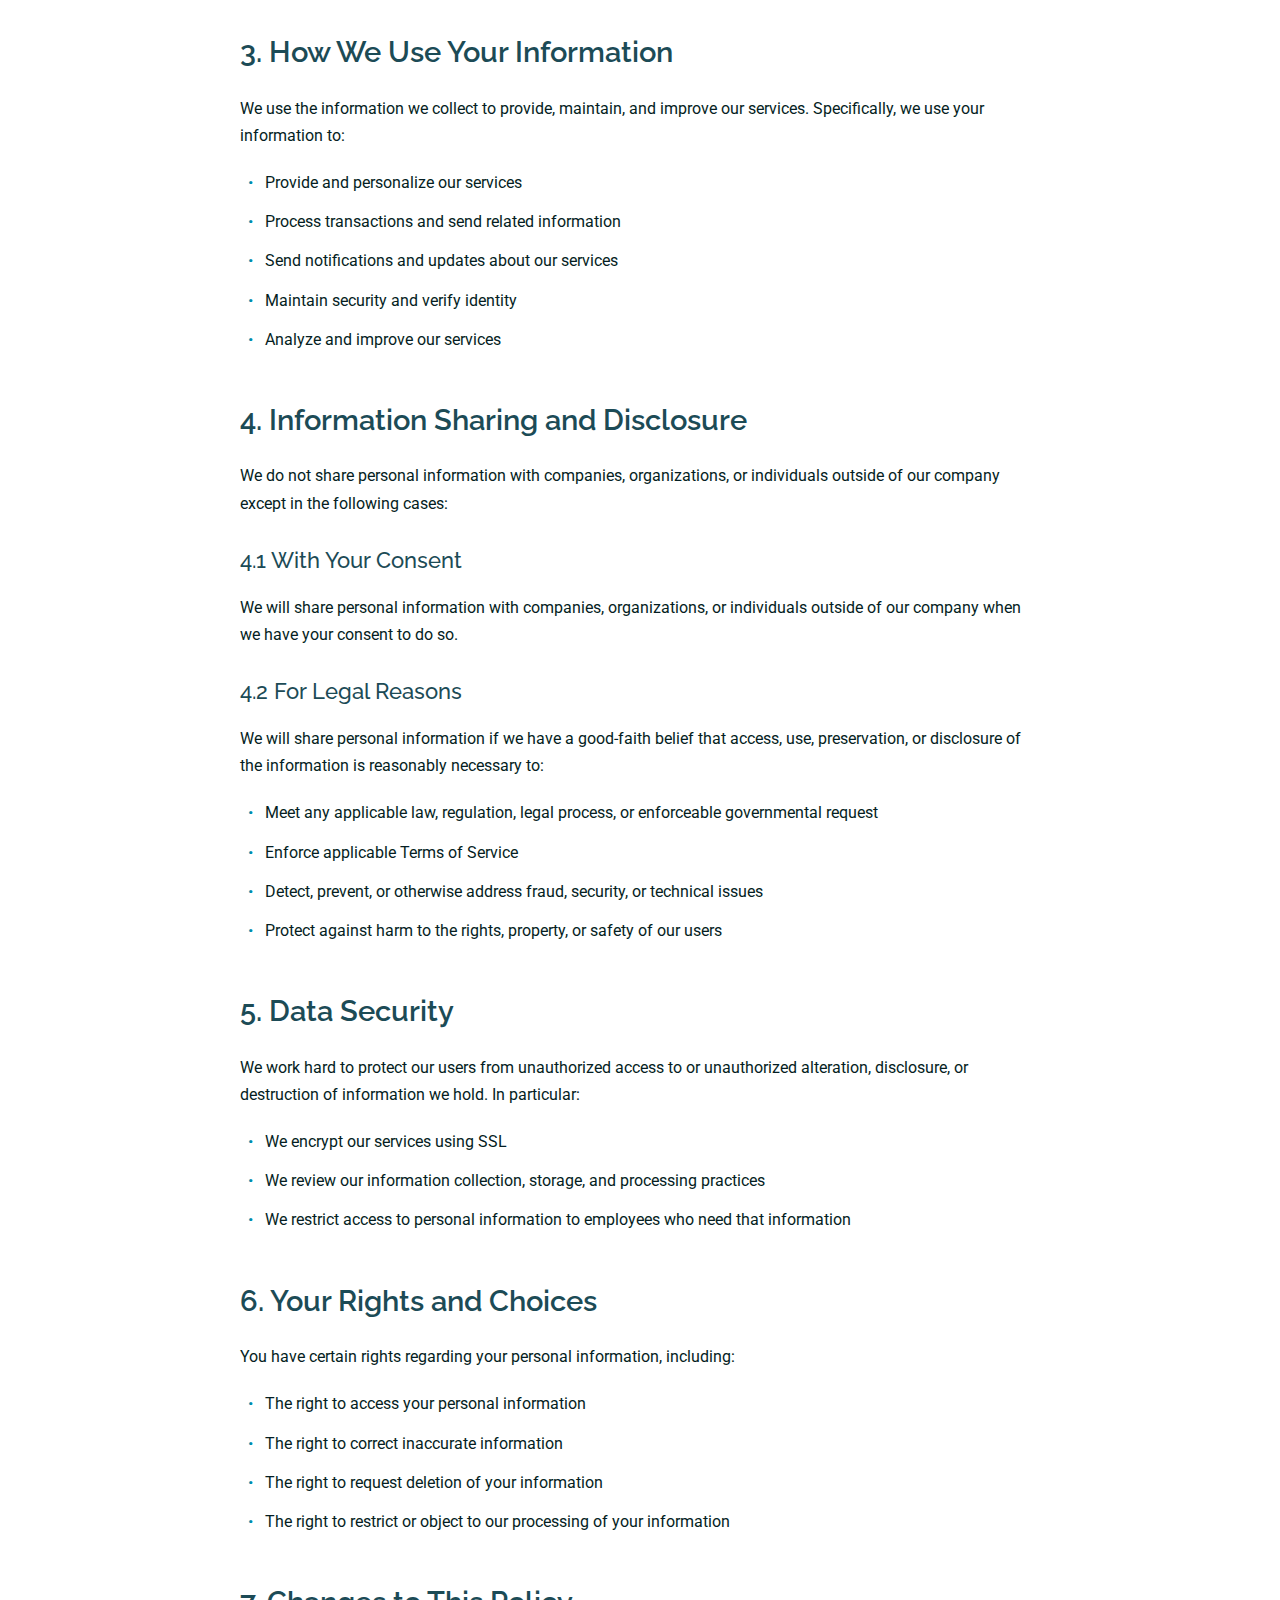
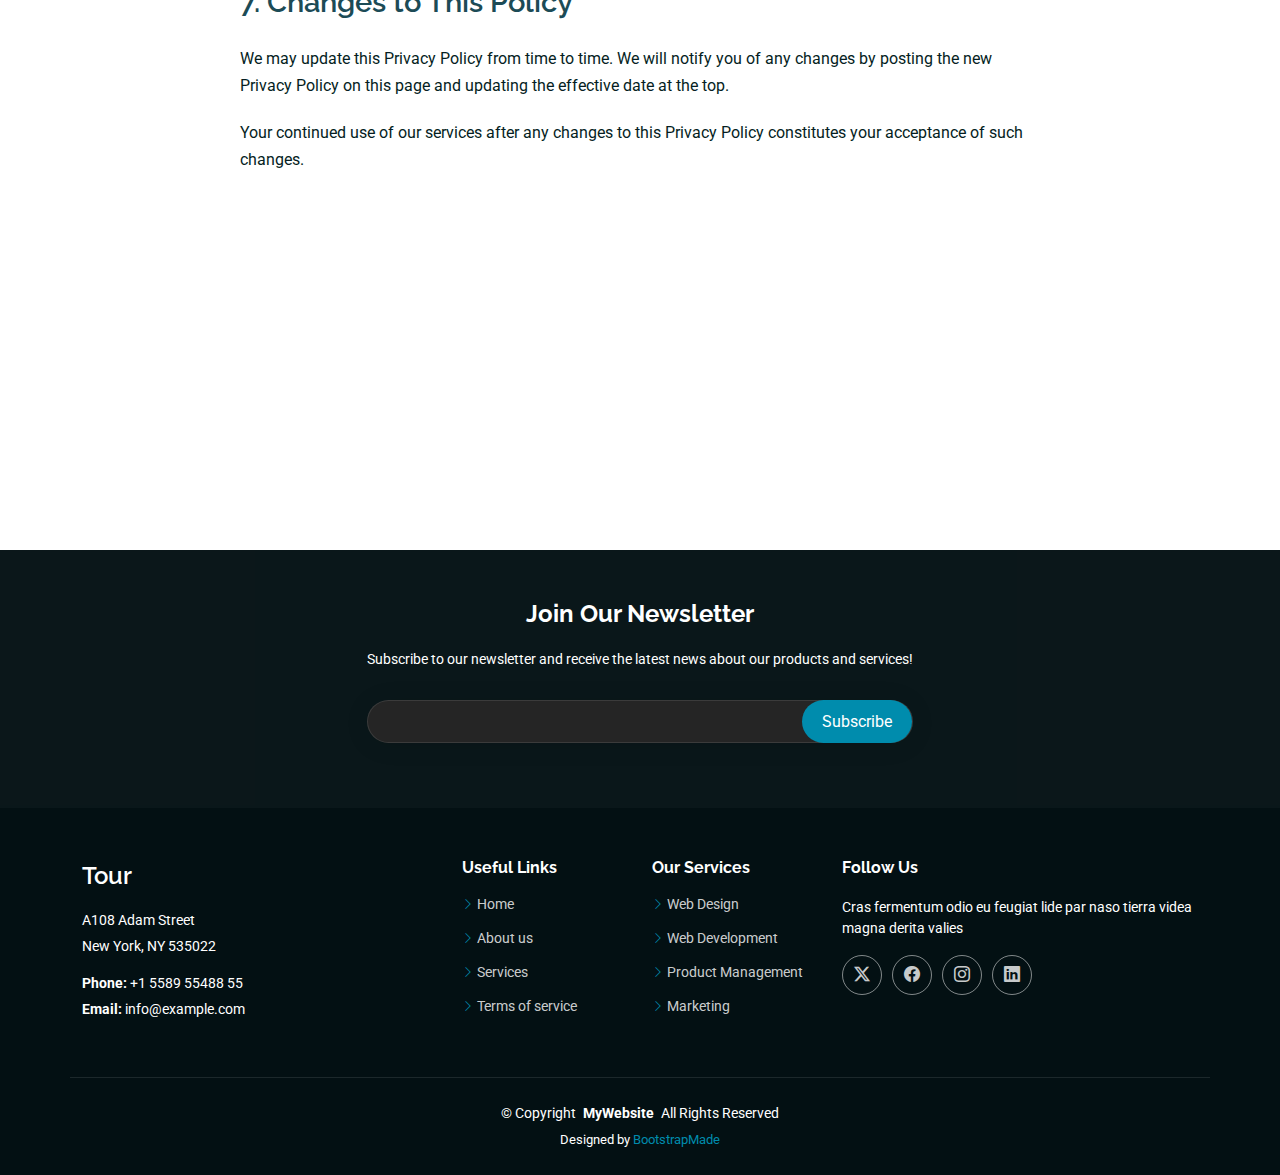
<file: privacy.html>
<!DOCTYPE html>
<html lang="en">

<head>
  <meta charset="utf-8">
  <meta content="width=device-width, initial-scale=1.0" name="viewport">
  <title>Privacy - Tour Bootstrap Template</title>
  <meta name="description" content="">
  <meta name="keywords" content="">

  <!-- Favicons -->
  <link href="assets/img/favicon.png" rel="icon">
  <link href="assets/img/apple-touch-icon.png" rel="apple-touch-icon">

  <!-- Fonts -->
  <link href="https://fonts.googleapis.com" rel="preconnect">
  <link href="https://fonts.gstatic.com" rel="preconnect" crossorigin>
  <link href="https://fonts.googleapis.com/css2?family=Roboto:ital,wght@0,100;0,300;0,400;0,500;0,700;0,900;1,100;1,300;1,400;1,500;1,700;1,900&family=Poppins:ital,wght@0,100;0,200;0,300;0,400;0,500;0,600;0,700;0,800;0,900;1,100;1,200;1,300;1,400;1,500;1,600;1,700;1,800;1,900&family=Raleway:ital,wght@0,100;0,200;0,300;0,400;0,500;0,600;0,700;0,800;0,900;1,100;1,200;1,300;1,400;1,500;1,600;1,700;1,800;1,900&display=swap" rel="stylesheet">

  <!-- Vendor CSS Files -->
  <link href="assets/vendor/bootstrap/css/bootstrap.min.css" rel="stylesheet">
  <link href="assets/vendor/bootstrap-icons/bootstrap-icons.css" rel="stylesheet">
  <link href="assets/vendor/aos/aos.css" rel="stylesheet">
  <link href="assets/vendor/swiper/swiper-bundle.min.css" rel="stylesheet">
  <link href="assets/vendor/glightbox/css/glightbox.min.css" rel="stylesheet">

  <!-- Main CSS File -->
  <link href="assets/css/main.css" rel="stylesheet">

  <!-- =======================================================
  * Template Name: Tour
  * Template URL: https://bootstrapmade.com/tour-bootstrap-travel-website-template/
  * Updated: Jul 01 2025 with Bootstrap v5.3.7
  * Author: BootstrapMade.com
  * License: https://bootstrapmade.com/license/
  ======================================================== -->
</head>

<body class="privacy-page">

  <header id="header" class="header d-flex align-items-center fixed-top">
    <div class="header-container container-fluid container-xl position-relative d-flex align-items-center justify-content-between">

      <a href="index.html" class="logo d-flex align-items-center me-auto me-xl-0">
        <!-- Uncomment the line below if you also wish to use an image logo -->
        <!-- <img src="assets/img/logo.webp" alt=""> -->
        <h1 class="sitename">Tour</h1>
      </a>

      <nav id="navmenu" class="navmenu">
        <ul>
          <li><a href="index.html">Home</a></li>
          <li><a href="about.html">About</a></li>
          <li><a href="destinations.html">Destinations</a></li>
          <li><a href="tours.html">Tours</a></li>
          <li><a href="gallery.html">Gallery</a></li>
          <li><a href="blog.html">Blog</a></li>
          <li class="dropdown"><a href="#"><span>More Pages</span> <i class="bi bi-chevron-down toggle-dropdown"></i></a>
            <ul>
              <li><a href="destination-details.html">Destination Details</a></li>
              <li><a href="tour-details.html">Tour Details</a></li>
              <li><a href="booking.html">Booking</a></li>
              <li><a href="testimonials">Testimonials</a></li>
              <li><a href="faq.html">Frequently Asked Questions</a></li>
              <li><a href="blog-details.html">Blog Details</a></li>
              <li><a href="terms.html">Terms</a></li>
              <li><a href="privacy.html" class="active">Privacy</a></li>
              <li><a href="404.html">404</a></li>
            </ul>
          </li>
          <li class="dropdown"><a href="#"><span>Dropdown</span> <i class="bi bi-chevron-down toggle-dropdown"></i></a>
            <ul>
              <li><a href="#">Dropdown 1</a></li>
              <li class="dropdown"><a href="#"><span>Deep Dropdown</span> <i class="bi bi-chevron-down toggle-dropdown"></i></a>
                <ul>
                  <li><a href="#">Deep Dropdown 1</a></li>
                  <li><a href="#">Deep Dropdown 2</a></li>
                  <li><a href="#">Deep Dropdown 3</a></li>
                  <li><a href="#">Deep Dropdown 4</a></li>
                  <li><a href="#">Deep Dropdown 5</a></li>
                </ul>
              </li>
              <li><a href="#">Dropdown 2</a></li>
              <li><a href="#">Dropdown 3</a></li>
              <li><a href="#">Dropdown 4</a></li>
            </ul>
          </li>
          <li><a href="contact.html">Contact</a></li>
        </ul>
        <i class="mobile-nav-toggle d-xl-none bi bi-list"></i>
      </nav>

      <a class="btn-getstarted" href="destiantios.html">Get Started</a>

    </div>
  </header>

  <main class="main">

    <!-- Page Title -->
    <div class="page-title dark-background" data-aos="fade" style="background-image: url(assets/img/travel/showcase-8.webp);">
      <div class="container position-relative">
        <h1>Privacy</h1>
        <p>Esse dolorum voluptatum ullam est sint nemo et est ipsa porro placeat quibusdam quia assumenda numquam molestias.</p>
        <nav class="breadcrumbs">
          <ol>
            <li><a href="index.html">Home</a></li>
            <li class="current">Privacy</li>
          </ol>
        </nav>
      </div>
    </div><!-- End Page Title -->

    <!-- Privacy Section -->
    <section id="privacy" class="privacy section">

      <div class="container" data-aos="fade-up">
        <!-- Header -->
        <div class="privacy-header" data-aos="fade-up">
          <div class="header-content">
            <div class="last-updated">Effective Date: February 27, 2025</div>
            <h1>Privacy Policy</h1>
            <p class="intro-text">This Privacy Policy describes how we collect, use, process, and disclose your information, including personal information, in conjunction with your access to and use of our services.</p>
          </div>
        </div>

        <!-- Main Content -->
        <div class="privacy-content" data-aos="fade-up">
          <!-- Introduction -->
          <div class="content-section">
            <h2>1. Introduction</h2>
            <p>When you use our services, you're trusting us with your information. We understand this is a big responsibility and work hard to protect your information and put you in control.</p>
            <p>This Privacy Policy is meant to help you understand what information we collect, why we collect it, and how you can update, manage, export, and delete your information.</p>
          </div>

          <!-- Information Collection -->
          <div class="content-section">
            <h2>2. Information We Collect</h2>
            <p>We collect information to provide better services to our users. The types of information we collect include:</p>

            <h3>2.1 Information You Provide</h3>
            <p>When you create an account or use our services, you provide us with personal information that includes:</p>
            <ul>
              <li>Your name and contact information</li>
              <li>Account credentials</li>
              <li>Payment information when required</li>
              <li>Communication preferences</li>
            </ul>

            <h3>2.2 Automatic Information</h3>
            <p>We automatically collect and store certain information when you use our services:</p>
            <ul>
              <li>Device information and identifiers</li>
              <li>Log information and usage statistics</li>
              <li>Location information when enabled</li>
              <li>Browser type and settings</li>
            </ul>
          </div>

          <!-- Use of Information -->
          <div class="content-section">
            <h2>3. How We Use Your Information</h2>
            <p>We use the information we collect to provide, maintain, and improve our services. Specifically, we use your information to:</p>
            <ul>
              <li>Provide and personalize our services</li>
              <li>Process transactions and send related information</li>
              <li>Send notifications and updates about our services</li>
              <li>Maintain security and verify identity</li>
              <li>Analyze and improve our services</li>
            </ul>
          </div>

          <!-- Information Sharing -->
          <div class="content-section">
            <h2>4. Information Sharing and Disclosure</h2>
            <p>We do not share personal information with companies, organizations, or individuals outside of our company except in the following cases:</p>

            <h3>4.1 With Your Consent</h3>
            <p>We will share personal information with companies, organizations, or individuals outside of our company when we have your consent to do so.</p>

            <h3>4.2 For Legal Reasons</h3>
            <p>We will share personal information if we have a good-faith belief that access, use, preservation, or disclosure of the information is reasonably necessary to:</p>
            <ul>
              <li>Meet any applicable law, regulation, legal process, or enforceable governmental request</li>
              <li>Enforce applicable Terms of Service</li>
              <li>Detect, prevent, or otherwise address fraud, security, or technical issues</li>
              <li>Protect against harm to the rights, property, or safety of our users</li>
            </ul>
          </div>

          <!-- Data Security -->
          <div class="content-section">
            <h2>5. Data Security</h2>
            <p>We work hard to protect our users from unauthorized access to or unauthorized alteration, disclosure, or destruction of information we hold. In particular:</p>
            <ul>
              <li>We encrypt our services using SSL</li>
              <li>We review our information collection, storage, and processing practices</li>
              <li>We restrict access to personal information to employees who need that information</li>
            </ul>
          </div>

          <!-- Your Rights -->
          <div class="content-section">
            <h2>6. Your Rights and Choices</h2>
            <p>You have certain rights regarding your personal information, including:</p>
            <ul>
              <li>The right to access your personal information</li>
              <li>The right to correct inaccurate information</li>
              <li>The right to request deletion of your information</li>
              <li>The right to restrict or object to our processing of your information</li>
            </ul>
          </div>

          <!-- Policy Updates -->
          <div class="content-section">
            <h2>7. Changes to This Policy</h2>
            <p>We may update this Privacy Policy from time to time. We will notify you of any changes by posting the new Privacy Policy on this page and updating the effective date at the top.</p>
            <p>Your continued use of our services after any changes to this Privacy Policy constitutes your acceptance of such changes.</p>
          </div>
        </div>

        <!-- Contact Section -->
        <div class="privacy-contact" data-aos="fade-up">
          <h2>Contact Us</h2>
          <p>If you have any questions about this Privacy Policy or our practices, please contact us:</p>
          <div class="contact-details">
            <p><strong>Email:</strong> privacy@example.com</p>
            <p><strong>Address:</strong> 123 Privacy Street, Security City, 12345</p>
          </div>
        </div>

      </div>

    </section><!-- /Privacy Section -->

  </main>

  <footer id="footer" class="footer position-relative dark-background">

    <div class="footer-newsletter">
      <div class="container">
        <div class="row justify-content-center text-center">
          <div class="col-lg-6">
            <h4>Join Our Newsletter</h4>
            <p>Subscribe to our newsletter and receive the latest news about our products and services!</p>
            <form action="forms/newsletter.php" method="post" class="php-email-form">
              <div class="newsletter-form"><input type="email" name="email"><input type="submit" value="Subscribe"></div>
              <div class="loading">Loading</div>
              <div class="error-message"></div>
              <div class="sent-message">Your subscription request has been sent. Thank you!</div>
            </form>
          </div>
        </div>
      </div>
    </div>

    <div class="container footer-top">
      <div class="row gy-4">
        <div class="col-lg-4 col-md-6 footer-about">
          <a href="index.html" class="d-flex align-items-center">
            <span class="sitename">Tour</span>
          </a>
          <div class="footer-contact pt-3">
            <p>A108 Adam Street</p>
            <p>New York, NY 535022</p>
            <p class="mt-3"><strong>Phone:</strong> <span>+1 5589 55488 55</span></p>
            <p><strong>Email:</strong> <span>info@example.com</span></p>
          </div>
        </div>

        <div class="col-lg-2 col-md-3 footer-links">
          <h4>Useful Links</h4>
          <ul>
            <li><i class="bi bi-chevron-right"></i> <a href="#">Home</a></li>
            <li><i class="bi bi-chevron-right"></i> <a href="#">About us</a></li>
            <li><i class="bi bi-chevron-right"></i> <a href="#">Services</a></li>
            <li><i class="bi bi-chevron-right"></i> <a href="#">Terms of service</a></li>
          </ul>
        </div>

        <div class="col-lg-2 col-md-3 footer-links">
          <h4>Our Services</h4>
          <ul>
            <li><i class="bi bi-chevron-right"></i> <a href="#">Web Design</a></li>
            <li><i class="bi bi-chevron-right"></i> <a href="#">Web Development</a></li>
            <li><i class="bi bi-chevron-right"></i> <a href="#">Product Management</a></li>
            <li><i class="bi bi-chevron-right"></i> <a href="#">Marketing</a></li>
          </ul>
        </div>

        <div class="col-lg-4 col-md-12">
          <h4>Follow Us</h4>
          <p>Cras fermentum odio eu feugiat lide par naso tierra videa magna derita valies</p>
          <div class="social-links d-flex">
            <a href=""><i class="bi bi-twitter-x"></i></a>
            <a href=""><i class="bi bi-facebook"></i></a>
            <a href=""><i class="bi bi-instagram"></i></a>
            <a href=""><i class="bi bi-linkedin"></i></a>
          </div>
        </div>

      </div>
    </div>

    <div class="container copyright text-center mt-4">
      <p>© <span>Copyright</span> <strong class="px-1 sitename">MyWebsite</strong> <span>All Rights Reserved</span></p>
      <div class="credits">
        <!-- All the links in the footer should remain intact. -->
        <!-- You can delete the links only if you've purchased the pro version. -->
        <!-- Licensing information: https://bootstrapmade.com/license/ -->
        <!-- Purchase the pro version with working PHP/AJAX contact form: [buy-url] -->
        Designed by <a href="https://bootstrapmade.com/">BootstrapMade</a>
      </div>
    </div>

  </footer>

  <!-- Scroll Top -->
  <a href="#" id="scroll-top" class="scroll-top d-flex align-items-center justify-content-center"><i class="bi bi-arrow-up-short"></i></a>

  <!-- Preloader -->
  <div id="preloader"></div>

  <!-- Vendor JS Files -->
  <script src="assets/vendor/bootstrap/js/bootstrap.bundle.min.js"></script>
  <script src="assets/vendor/php-email-form/validate.js"></script>
  <script src="assets/vendor/aos/aos.js"></script>
  <script src="assets/vendor/purecounter/purecounter_vanilla.js"></script>
  <script src="assets/vendor/swiper/swiper-bundle.min.js"></script>
  <script src="assets/vendor/isotope-layout/isotope.pkgd.min.js"></script>
  <script src="assets/vendor/imagesloaded/imagesloaded.pkgd.min.js"></script>
  <script src="assets/vendor/glightbox/js/glightbox.min.js"></script>

  <!-- Main JS File -->
  <script src="assets/js/main.js"></script>

</body>

</html>
</file>
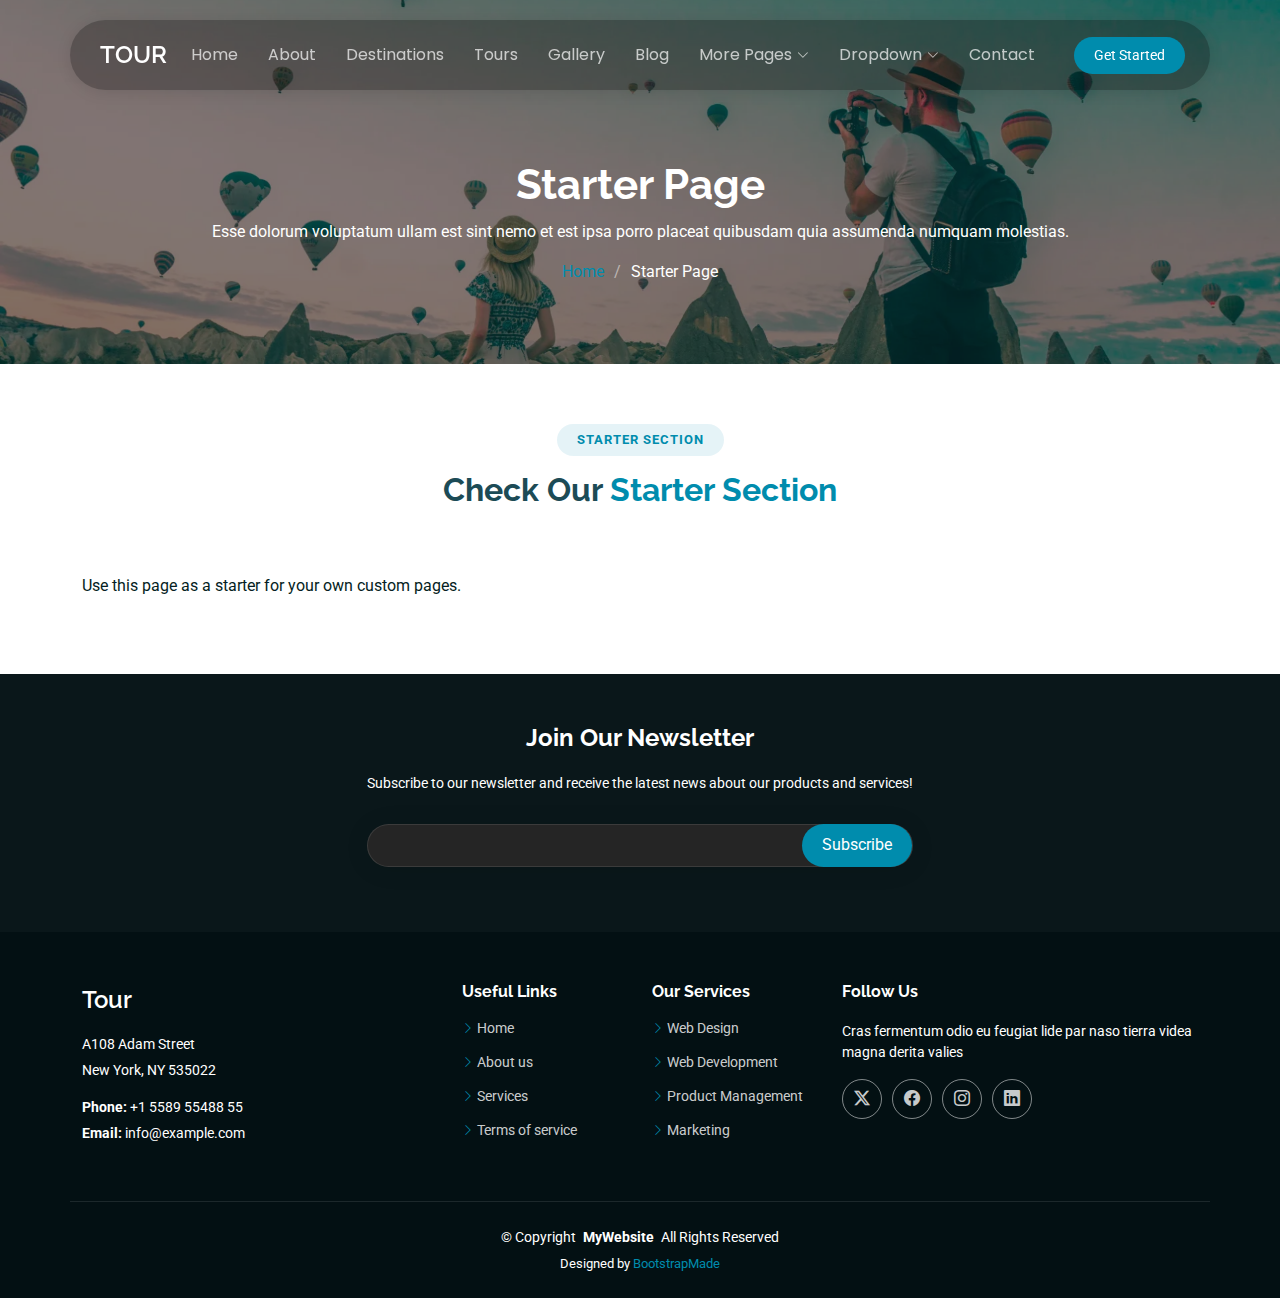
<file: starter-page.html>
<!DOCTYPE html>
<html lang="en">

<head>
  <meta charset="utf-8">
  <meta content="width=device-width, initial-scale=1.0" name="viewport">
  <title>Starter Page - Tour Bootstrap Template</title>
  <meta name="description" content="">
  <meta name="keywords" content="">

  <!-- Favicons -->
  <link href="assets/img/favicon.png" rel="icon">
  <link href="assets/img/apple-touch-icon.png" rel="apple-touch-icon">

  <!-- Fonts -->
  <link href="https://fonts.googleapis.com" rel="preconnect">
  <link href="https://fonts.gstatic.com" rel="preconnect" crossorigin>
  <link href="https://fonts.googleapis.com/css2?family=Roboto:ital,wght@0,100;0,300;0,400;0,500;0,700;0,900;1,100;1,300;1,400;1,500;1,700;1,900&family=Poppins:ital,wght@0,100;0,200;0,300;0,400;0,500;0,600;0,700;0,800;0,900;1,100;1,200;1,300;1,400;1,500;1,600;1,700;1,800;1,900&family=Raleway:ital,wght@0,100;0,200;0,300;0,400;0,500;0,600;0,700;0,800;0,900;1,100;1,200;1,300;1,400;1,500;1,600;1,700;1,800;1,900&display=swap" rel="stylesheet">

  <!-- Vendor CSS Files -->
  <link href="assets/vendor/bootstrap/css/bootstrap.min.css" rel="stylesheet">
  <link href="assets/vendor/bootstrap-icons/bootstrap-icons.css" rel="stylesheet">
  <link href="assets/vendor/aos/aos.css" rel="stylesheet">
  <link href="assets/vendor/swiper/swiper-bundle.min.css" rel="stylesheet">
  <link href="assets/vendor/glightbox/css/glightbox.min.css" rel="stylesheet">

  <!-- Main CSS File -->
  <link href="assets/css/main.css" rel="stylesheet">

  <!-- =======================================================
  * Template Name: Tour
  * Template URL: https://bootstrapmade.com/tour-bootstrap-travel-website-template/
  * Updated: Jul 01 2025 with Bootstrap v5.3.7
  * Author: BootstrapMade.com
  * License: https://bootstrapmade.com/license/
  ======================================================== -->
</head>

<body class="starter-page-page">

  <header id="header" class="header d-flex align-items-center fixed-top">
    <div class="header-container container-fluid container-xl position-relative d-flex align-items-center justify-content-between">

      <a href="index.html" class="logo d-flex align-items-center me-auto me-xl-0">
        <!-- Uncomment the line below if you also wish to use an image logo -->
        <!-- <img src="assets/img/logo.webp" alt=""> -->
        <h1 class="sitename">Tour</h1>
      </a>

      <nav id="navmenu" class="navmenu">
        <ul>
          <li><a href="index.html">Home</a></li>
          <li><a href="about.html">About</a></li>
          <li><a href="destinations.html">Destinations</a></li>
          <li><a href="tours.html">Tours</a></li>
          <li><a href="gallery.html">Gallery</a></li>
          <li><a href="blog.html">Blog</a></li>
          <li class="dropdown"><a href="#"><span>More Pages</span> <i class="bi bi-chevron-down toggle-dropdown"></i></a>
            <ul>
              <li><a href="destination-details.html">Destination Details</a></li>
              <li><a href="tour-details.html">Tour Details</a></li>
              <li><a href="booking.html">Booking</a></li>
              <li><a href="testimonials">Testimonials</a></li>
              <li><a href="faq.html">Frequently Asked Questions</a></li>
              <li><a href="blog-details.html">Blog Details</a></li>
              <li><a href="terms.html">Terms</a></li>
              <li><a href="privacy.html">Privacy</a></li>
              <li><a href="404.html">404</a></li>
            </ul>
          </li>
          <li class="dropdown"><a href="#"><span>Dropdown</span> <i class="bi bi-chevron-down toggle-dropdown"></i></a>
            <ul>
              <li><a href="#">Dropdown 1</a></li>
              <li class="dropdown"><a href="#"><span>Deep Dropdown</span> <i class="bi bi-chevron-down toggle-dropdown"></i></a>
                <ul>
                  <li><a href="#">Deep Dropdown 1</a></li>
                  <li><a href="#">Deep Dropdown 2</a></li>
                  <li><a href="#">Deep Dropdown 3</a></li>
                  <li><a href="#">Deep Dropdown 4</a></li>
                  <li><a href="#">Deep Dropdown 5</a></li>
                </ul>
              </li>
              <li><a href="#">Dropdown 2</a></li>
              <li><a href="#">Dropdown 3</a></li>
              <li><a href="#">Dropdown 4</a></li>
            </ul>
          </li>
          <li><a href="contact.html">Contact</a></li>
        </ul>
        <i class="mobile-nav-toggle d-xl-none bi bi-list"></i>
      </nav>

      <a class="btn-getstarted" href="destiantios.html">Get Started</a>

    </div>
  </header>

  <main class="main">

    <!-- Page Title -->
    <div class="page-title dark-background" data-aos="fade" style="background-image: url(assets/img/travel/showcase-8.webp);">
      <div class="container position-relative">
        <h1>Starter Page</h1>
        <p>Esse dolorum voluptatum ullam est sint nemo et est ipsa porro placeat quibusdam quia assumenda numquam molestias.</p>
        <nav class="breadcrumbs">
          <ol>
            <li><a href="index.html">Home</a></li>
            <li class="current">Starter Page</li>
          </ol>
        </nav>
      </div>
    </div><!-- End Page Title -->

    <!-- Starter Section Section -->
    <section id="starter-section" class="starter-section section">

      <!-- Section Title -->
      <div class="container section-title" data-aos="fade-up">
        <h2>Starter Section</h2>
        <div><span>Check Our</span> <span class="description-title">Starter Section</span></div>
      </div><!-- End Section Title -->

      <div class="container" data-aos="fade-up">
        <p>Use this page as a starter for your own custom pages.</p>
      </div>

    </section><!-- /Starter Section Section -->

  </main>

  <footer id="footer" class="footer position-relative dark-background">

    <div class="footer-newsletter">
      <div class="container">
        <div class="row justify-content-center text-center">
          <div class="col-lg-6">
            <h4>Join Our Newsletter</h4>
            <p>Subscribe to our newsletter and receive the latest news about our products and services!</p>
            <form action="forms/newsletter.php" method="post" class="php-email-form">
              <div class="newsletter-form"><input type="email" name="email"><input type="submit" value="Subscribe"></div>
              <div class="loading">Loading</div>
              <div class="error-message"></div>
              <div class="sent-message">Your subscription request has been sent. Thank you!</div>
            </form>
          </div>
        </div>
      </div>
    </div>

    <div class="container footer-top">
      <div class="row gy-4">
        <div class="col-lg-4 col-md-6 footer-about">
          <a href="index.html" class="d-flex align-items-center">
            <span class="sitename">Tour</span>
          </a>
          <div class="footer-contact pt-3">
            <p>A108 Adam Street</p>
            <p>New York, NY 535022</p>
            <p class="mt-3"><strong>Phone:</strong> <span>+1 5589 55488 55</span></p>
            <p><strong>Email:</strong> <span>info@example.com</span></p>
          </div>
        </div>

        <div class="col-lg-2 col-md-3 footer-links">
          <h4>Useful Links</h4>
          <ul>
            <li><i class="bi bi-chevron-right"></i> <a href="#">Home</a></li>
            <li><i class="bi bi-chevron-right"></i> <a href="#">About us</a></li>
            <li><i class="bi bi-chevron-right"></i> <a href="#">Services</a></li>
            <li><i class="bi bi-chevron-right"></i> <a href="#">Terms of service</a></li>
          </ul>
        </div>

        <div class="col-lg-2 col-md-3 footer-links">
          <h4>Our Services</h4>
          <ul>
            <li><i class="bi bi-chevron-right"></i> <a href="#">Web Design</a></li>
            <li><i class="bi bi-chevron-right"></i> <a href="#">Web Development</a></li>
            <li><i class="bi bi-chevron-right"></i> <a href="#">Product Management</a></li>
            <li><i class="bi bi-chevron-right"></i> <a href="#">Marketing</a></li>
          </ul>
        </div>

        <div class="col-lg-4 col-md-12">
          <h4>Follow Us</h4>
          <p>Cras fermentum odio eu feugiat lide par naso tierra videa magna derita valies</p>
          <div class="social-links d-flex">
            <a href=""><i class="bi bi-twitter-x"></i></a>
            <a href=""><i class="bi bi-facebook"></i></a>
            <a href=""><i class="bi bi-instagram"></i></a>
            <a href=""><i class="bi bi-linkedin"></i></a>
          </div>
        </div>

      </div>
    </div>

    <div class="container copyright text-center mt-4">
      <p>© <span>Copyright</span> <strong class="px-1 sitename">MyWebsite</strong> <span>All Rights Reserved</span></p>
      <div class="credits">
        <!-- All the links in the footer should remain intact. -->
        <!-- You can delete the links only if you've purchased the pro version. -->
        <!-- Licensing information: https://bootstrapmade.com/license/ -->
        <!-- Purchase the pro version with working PHP/AJAX contact form: [buy-url] -->
        Designed by <a href="https://bootstrapmade.com/">BootstrapMade</a>
      </div>
    </div>

  </footer>

  <!-- Scroll Top -->
  <a href="#" id="scroll-top" class="scroll-top d-flex align-items-center justify-content-center"><i class="bi bi-arrow-up-short"></i></a>

  <!-- Preloader -->
  <div id="preloader"></div>

  <!-- Vendor JS Files -->
  <script src="assets/vendor/bootstrap/js/bootstrap.bundle.min.js"></script>
  <script src="assets/vendor/php-email-form/validate.js"></script>
  <script src="assets/vendor/aos/aos.js"></script>
  <script src="assets/vendor/purecounter/purecounter_vanilla.js"></script>
  <script src="assets/vendor/swiper/swiper-bundle.min.js"></script>
  <script src="assets/vendor/isotope-layout/isotope.pkgd.min.js"></script>
  <script src="assets/vendor/imagesloaded/imagesloaded.pkgd.min.js"></script>
  <script src="assets/vendor/glightbox/js/glightbox.min.js"></script>

  <!-- Main JS File -->
  <script src="assets/js/main.js"></script>

</body>

</html>
</file>
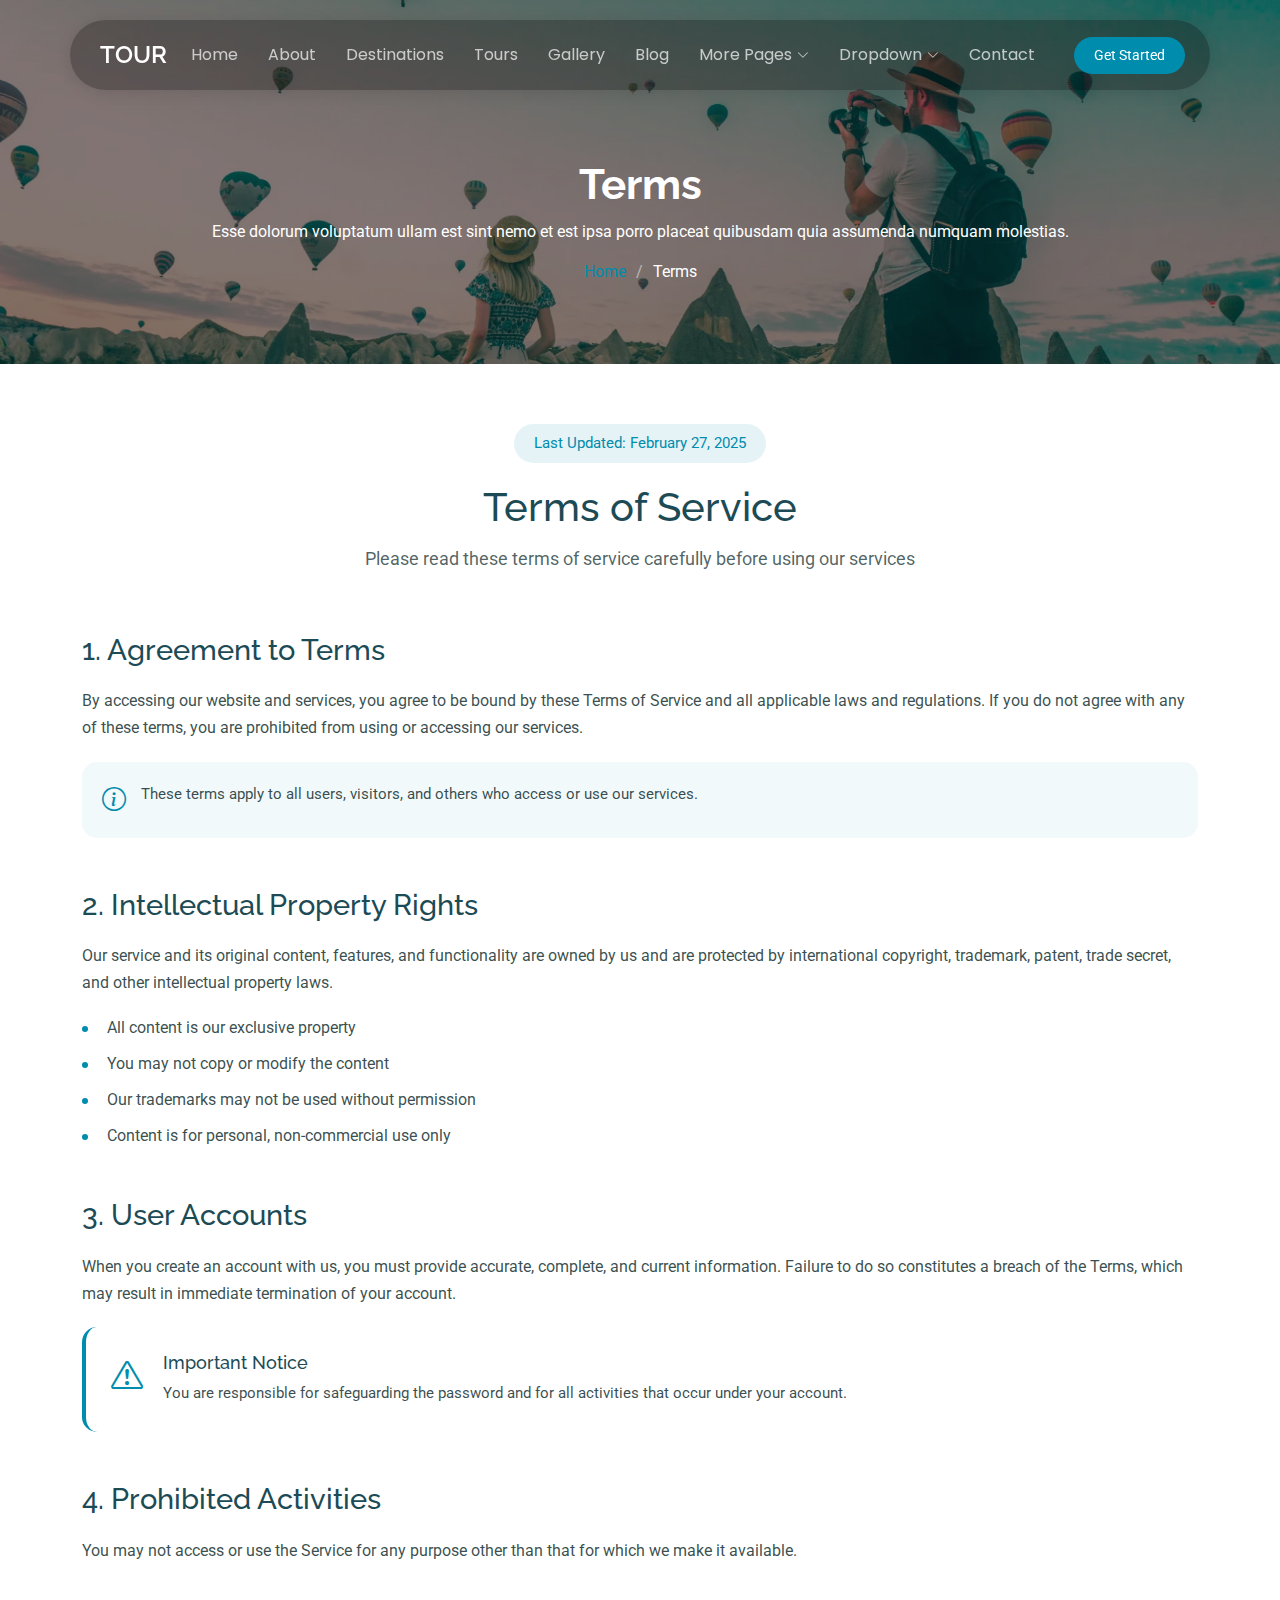
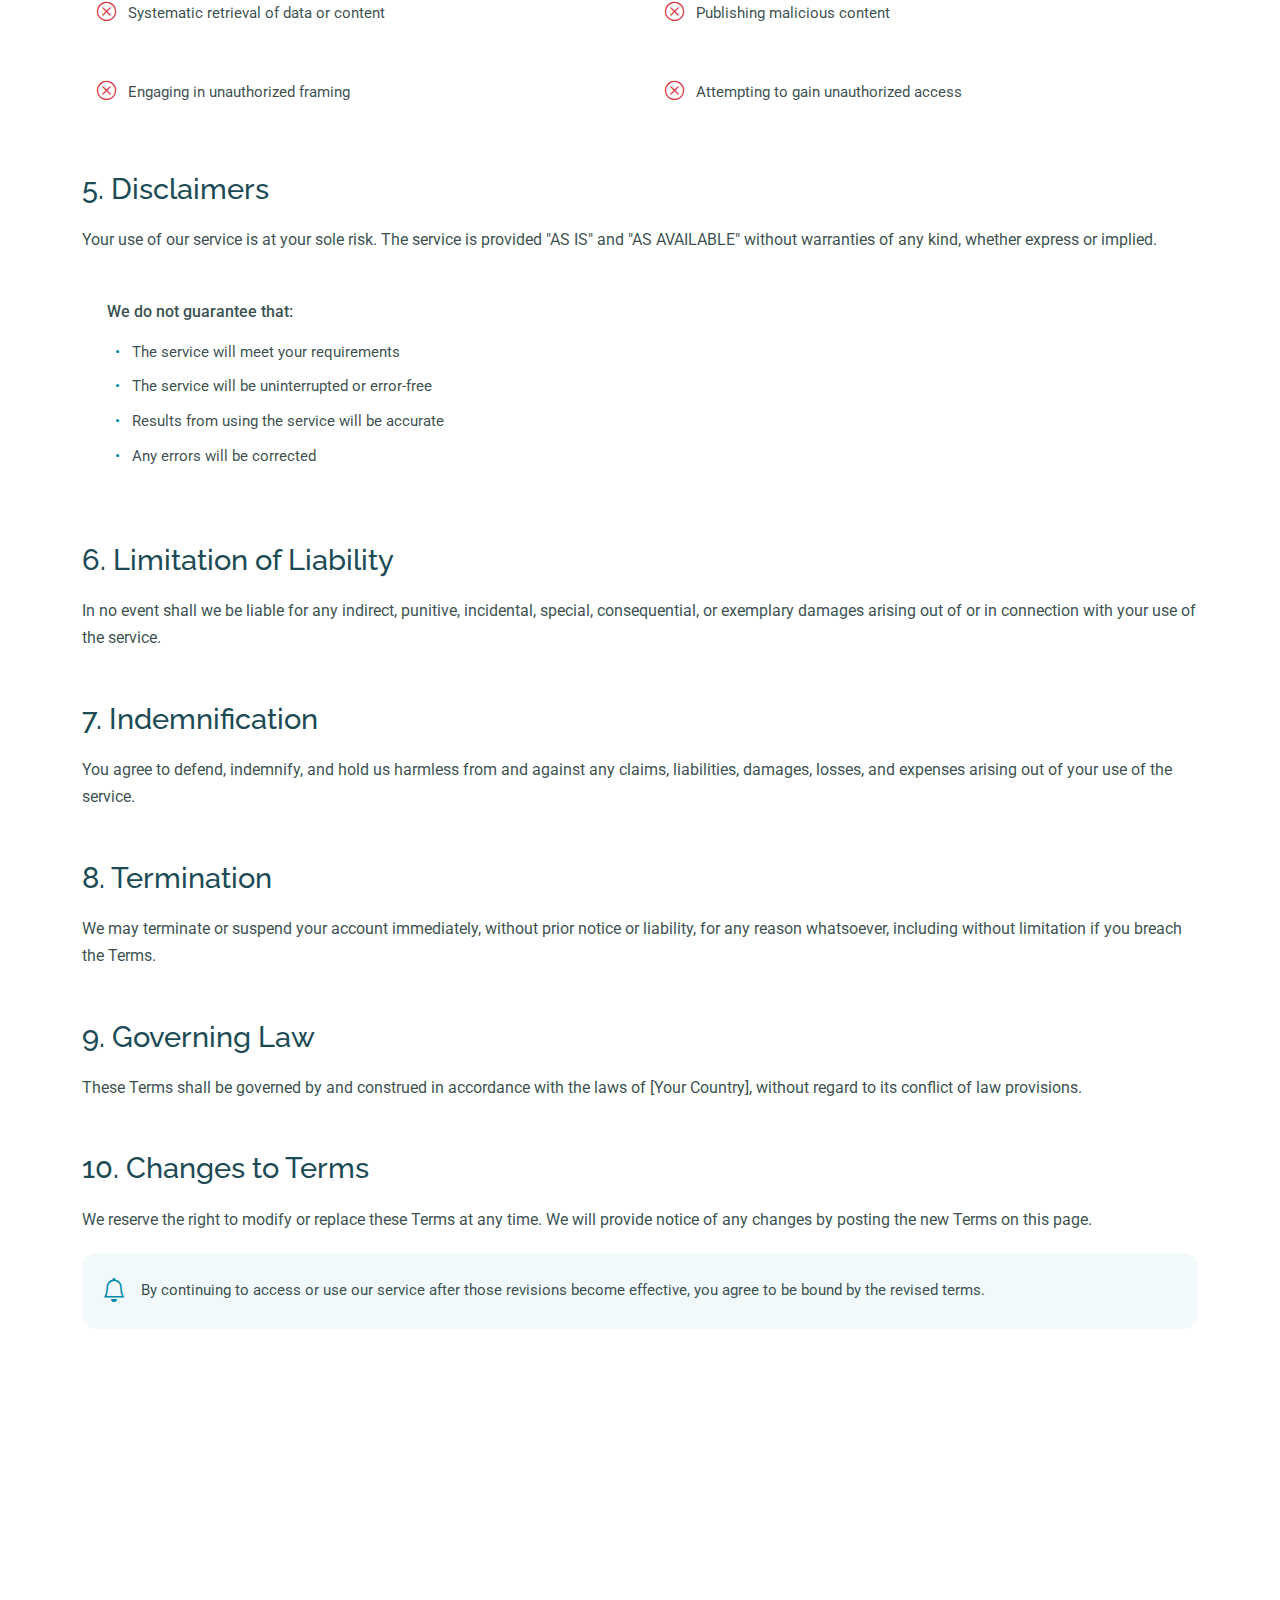
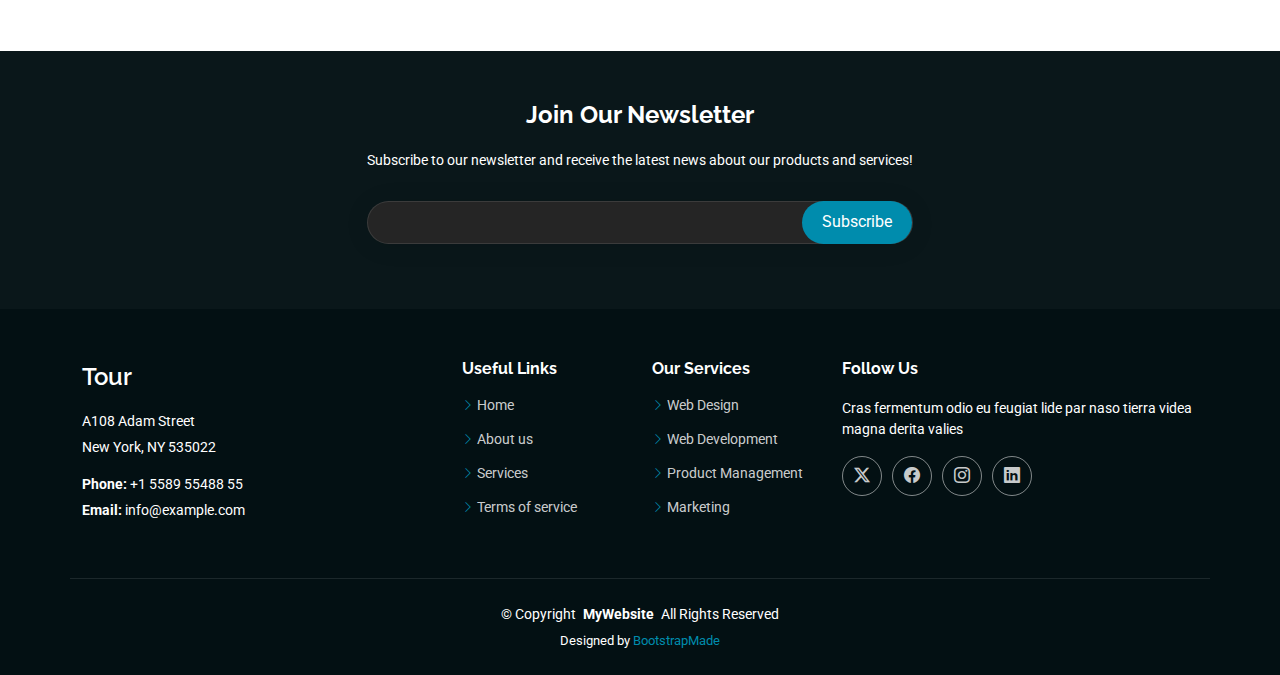
<file: terms.html>
<!DOCTYPE html>
<html lang="en">

<head>
  <meta charset="utf-8">
  <meta content="width=device-width, initial-scale=1.0" name="viewport">
  <title>Terms - Tour Bootstrap Template</title>
  <meta name="description" content="">
  <meta name="keywords" content="">

  <!-- Favicons -->
  <link href="assets/img/favicon.png" rel="icon">
  <link href="assets/img/apple-touch-icon.png" rel="apple-touch-icon">

  <!-- Fonts -->
  <link href="https://fonts.googleapis.com" rel="preconnect">
  <link href="https://fonts.gstatic.com" rel="preconnect" crossorigin>
  <link href="https://fonts.googleapis.com/css2?family=Roboto:ital,wght@0,100;0,300;0,400;0,500;0,700;0,900;1,100;1,300;1,400;1,500;1,700;1,900&family=Poppins:ital,wght@0,100;0,200;0,300;0,400;0,500;0,600;0,700;0,800;0,900;1,100;1,200;1,300;1,400;1,500;1,600;1,700;1,800;1,900&family=Raleway:ital,wght@0,100;0,200;0,300;0,400;0,500;0,600;0,700;0,800;0,900;1,100;1,200;1,300;1,400;1,500;1,600;1,700;1,800;1,900&display=swap" rel="stylesheet">

  <!-- Vendor CSS Files -->
  <link href="assets/vendor/bootstrap/css/bootstrap.min.css" rel="stylesheet">
  <link href="assets/vendor/bootstrap-icons/bootstrap-icons.css" rel="stylesheet">
  <link href="assets/vendor/aos/aos.css" rel="stylesheet">
  <link href="assets/vendor/swiper/swiper-bundle.min.css" rel="stylesheet">
  <link href="assets/vendor/glightbox/css/glightbox.min.css" rel="stylesheet">

  <!-- Main CSS File -->
  <link href="assets/css/main.css" rel="stylesheet">

  <!-- =======================================================
  * Template Name: Tour
  * Template URL: https://bootstrapmade.com/tour-bootstrap-travel-website-template/
  * Updated: Jul 01 2025 with Bootstrap v5.3.7
  * Author: BootstrapMade.com
  * License: https://bootstrapmade.com/license/
  ======================================================== -->
</head>

<body class="terms-page">

  <header id="header" class="header d-flex align-items-center fixed-top">
    <div class="header-container container-fluid container-xl position-relative d-flex align-items-center justify-content-between">

      <a href="index.html" class="logo d-flex align-items-center me-auto me-xl-0">
        <!-- Uncomment the line below if you also wish to use an image logo -->
        <!-- <img src="assets/img/logo.webp" alt=""> -->
        <h1 class="sitename">Tour</h1>
      </a>

      <nav id="navmenu" class="navmenu">
        <ul>
          <li><a href="index.html">Home</a></li>
          <li><a href="about.html">About</a></li>
          <li><a href="destinations.html">Destinations</a></li>
          <li><a href="tours.html">Tours</a></li>
          <li><a href="gallery.html">Gallery</a></li>
          <li><a href="blog.html">Blog</a></li>
          <li class="dropdown"><a href="#"><span>More Pages</span> <i class="bi bi-chevron-down toggle-dropdown"></i></a>
            <ul>
              <li><a href="destination-details.html">Destination Details</a></li>
              <li><a href="tour-details.html">Tour Details</a></li>
              <li><a href="booking.html">Booking</a></li>
              <li><a href="testimonials">Testimonials</a></li>
              <li><a href="faq.html">Frequently Asked Questions</a></li>
              <li><a href="blog-details.html">Blog Details</a></li>
              <li><a href="terms.html" class="active">Terms</a></li>
              <li><a href="privacy.html">Privacy</a></li>
              <li><a href="404.html">404</a></li>
            </ul>
          </li>
          <li class="dropdown"><a href="#"><span>Dropdown</span> <i class="bi bi-chevron-down toggle-dropdown"></i></a>
            <ul>
              <li><a href="#">Dropdown 1</a></li>
              <li class="dropdown"><a href="#"><span>Deep Dropdown</span> <i class="bi bi-chevron-down toggle-dropdown"></i></a>
                <ul>
                  <li><a href="#">Deep Dropdown 1</a></li>
                  <li><a href="#">Deep Dropdown 2</a></li>
                  <li><a href="#">Deep Dropdown 3</a></li>
                  <li><a href="#">Deep Dropdown 4</a></li>
                  <li><a href="#">Deep Dropdown 5</a></li>
                </ul>
              </li>
              <li><a href="#">Dropdown 2</a></li>
              <li><a href="#">Dropdown 3</a></li>
              <li><a href="#">Dropdown 4</a></li>
            </ul>
          </li>
          <li><a href="contact.html">Contact</a></li>
        </ul>
        <i class="mobile-nav-toggle d-xl-none bi bi-list"></i>
      </nav>

      <a class="btn-getstarted" href="destiantios.html">Get Started</a>

    </div>
  </header>

  <main class="main">

    <!-- Page Title -->
    <div class="page-title dark-background" data-aos="fade" style="background-image: url(assets/img/travel/showcase-8.webp);">
      <div class="container position-relative">
        <h1>Terms</h1>
        <p>Esse dolorum voluptatum ullam est sint nemo et est ipsa porro placeat quibusdam quia assumenda numquam molestias.</p>
        <nav class="breadcrumbs">
          <ol>
            <li><a href="index.html">Home</a></li>
            <li class="current">Terms</li>
          </ol>
        </nav>
      </div>
    </div><!-- End Page Title -->

    <!-- Terms Of Service Section -->
    <section id="terms-of-service" class="terms-of-service section">

      <div class="container" data-aos="fade-up">
        <!-- Page Header -->
        <div class="tos-header text-center" data-aos="fade-up">
          <span class="last-updated">Last Updated: February 27, 2025</span>
          <h2>Terms of Service</h2>
          <p>Please read these terms of service carefully before using our services</p>
        </div>

        <!-- Content -->
        <div class="tos-content" data-aos="fade-up" data-aos-delay="200">
          <!-- Agreement Section -->
          <div id="agreement" class="content-section">
            <h3>1. Agreement to Terms</h3>
            <p>By accessing our website and services, you agree to be bound by these Terms of Service and all applicable laws and regulations. If you do not agree with any of these terms, you are prohibited from using or accessing our services.</p>
            <div class="info-box">
              <i class="bi bi-info-circle"></i>
              <p>These terms apply to all users, visitors, and others who access or use our services.</p>
            </div>
          </div>

          <!-- Intellectual Property -->
          <div id="intellectual-property" class="content-section">
            <h3>2. Intellectual Property Rights</h3>
            <p>Our service and its original content, features, and functionality are owned by us and are protected by international copyright, trademark, patent, trade secret, and other intellectual property laws.</p>
            <ul class="list-items">
              <li>All content is our exclusive property</li>
              <li>You may not copy or modify the content</li>
              <li>Our trademarks may not be used without permission</li>
              <li>Content is for personal, non-commercial use only</li>
            </ul>
          </div>

          <!-- User Accounts -->
          <div id="user-accounts" class="content-section">
            <h3>3. User Accounts</h3>
            <p>When you create an account with us, you must provide accurate, complete, and current information. Failure to do so constitutes a breach of the Terms, which may result in immediate termination of your account.</p>
            <div class="alert-box">
              <i class="bi bi-exclamation-triangle"></i>
              <div class="alert-content">
                <h5>Important Notice</h5>
                <p>You are responsible for safeguarding the password and for all activities that occur under your account.</p>
              </div>
            </div>
          </div>

          <!-- Prohibited Activities -->
          <div id="prohibited" class="content-section">
            <h3>4. Prohibited Activities</h3>
            <p>You may not access or use the Service for any purpose other than that for which we make it available.</p>
            <div class="prohibited-list">
              <div class="prohibited-item">
                <i class="bi bi-x-circle"></i>
                <span>Systematic retrieval of data or content</span>
              </div>
              <div class="prohibited-item">
                <i class="bi bi-x-circle"></i>
                <span>Publishing malicious content</span>
              </div>
              <div class="prohibited-item">
                <i class="bi bi-x-circle"></i>
                <span>Engaging in unauthorized framing</span>
              </div>
              <div class="prohibited-item">
                <i class="bi bi-x-circle"></i>
                <span>Attempting to gain unauthorized access</span>
              </div>
            </div>
          </div>

          <!-- Disclaimers -->
          <div id="disclaimer" class="content-section">
            <h3>5. Disclaimers</h3>
            <p>Your use of our service is at your sole risk. The service is provided "AS IS" and "AS AVAILABLE" without warranties of any kind, whether express or implied.</p>
            <div class="disclaimer-box">
              <p>We do not guarantee that:</p>
              <ul>
                <li>The service will meet your requirements</li>
                <li>The service will be uninterrupted or error-free</li>
                <li>Results from using the service will be accurate</li>
                <li>Any errors will be corrected</li>
              </ul>
            </div>
          </div>

          <!-- Limitation of Liability -->
          <div id="limitation" class="content-section">
            <h3>6. Limitation of Liability</h3>
            <p>In no event shall we be liable for any indirect, punitive, incidental, special, consequential, or exemplary damages arising out of or in connection with your use of the service.</p>
          </div>

          <!-- Indemnification -->
          <div id="indemnification" class="content-section">
            <h3>7. Indemnification</h3>
            <p>You agree to defend, indemnify, and hold us harmless from and against any claims, liabilities, damages, losses, and expenses arising out of your use of the service.</p>
          </div>

          <!-- Termination -->
          <div id="termination" class="content-section">
            <h3>8. Termination</h3>
            <p>We may terminate or suspend your account immediately, without prior notice or liability, for any reason whatsoever, including without limitation if you breach the Terms.</p>
          </div>

          <!-- Governing Law -->
          <div id="governing-law" class="content-section">
            <h3>9. Governing Law</h3>
            <p>These Terms shall be governed by and construed in accordance with the laws of [Your Country], without regard to its conflict of law provisions.</p>
          </div>

          <!-- Changes -->
          <div id="changes" class="content-section">
            <h3>10. Changes to Terms</h3>
            <p>We reserve the right to modify or replace these Terms at any time. We will provide notice of any changes by posting the new Terms on this page.</p>
            <div class="notice-box">
              <i class="bi bi-bell"></i>
              <p>By continuing to access or use our service after those revisions become effective, you agree to be bound by the revised terms.</p>
            </div>
          </div>
        </div>

        <!-- Contact Section -->
        <div class="tos-contact" data-aos="fade-up" data-aos-delay="300">
          <div class="contact-box">
            <div class="contact-icon">
              <i class="bi bi-envelope"></i>
            </div>
            <div class="contact-content">
              <h4>Questions About Terms?</h4>
              <p>If you have any questions about these Terms, please contact us.</p>
              <a href="#" class="contact-link">Contact Support</a>
            </div>
          </div>
        </div>
      </div>

    </section><!-- /Terms Of Service Section -->

  </main>

  <footer id="footer" class="footer position-relative dark-background">

    <div class="footer-newsletter">
      <div class="container">
        <div class="row justify-content-center text-center">
          <div class="col-lg-6">
            <h4>Join Our Newsletter</h4>
            <p>Subscribe to our newsletter and receive the latest news about our products and services!</p>
            <form action="forms/newsletter.php" method="post" class="php-email-form">
              <div class="newsletter-form"><input type="email" name="email"><input type="submit" value="Subscribe"></div>
              <div class="loading">Loading</div>
              <div class="error-message"></div>
              <div class="sent-message">Your subscription request has been sent. Thank you!</div>
            </form>
          </div>
        </div>
      </div>
    </div>

    <div class="container footer-top">
      <div class="row gy-4">
        <div class="col-lg-4 col-md-6 footer-about">
          <a href="index.html" class="d-flex align-items-center">
            <span class="sitename">Tour</span>
          </a>
          <div class="footer-contact pt-3">
            <p>A108 Adam Street</p>
            <p>New York, NY 535022</p>
            <p class="mt-3"><strong>Phone:</strong> <span>+1 5589 55488 55</span></p>
            <p><strong>Email:</strong> <span>info@example.com</span></p>
          </div>
        </div>

        <div class="col-lg-2 col-md-3 footer-links">
          <h4>Useful Links</h4>
          <ul>
            <li><i class="bi bi-chevron-right"></i> <a href="#">Home</a></li>
            <li><i class="bi bi-chevron-right"></i> <a href="#">About us</a></li>
            <li><i class="bi bi-chevron-right"></i> <a href="#">Services</a></li>
            <li><i class="bi bi-chevron-right"></i> <a href="#">Terms of service</a></li>
          </ul>
        </div>

        <div class="col-lg-2 col-md-3 footer-links">
          <h4>Our Services</h4>
          <ul>
            <li><i class="bi bi-chevron-right"></i> <a href="#">Web Design</a></li>
            <li><i class="bi bi-chevron-right"></i> <a href="#">Web Development</a></li>
            <li><i class="bi bi-chevron-right"></i> <a href="#">Product Management</a></li>
            <li><i class="bi bi-chevron-right"></i> <a href="#">Marketing</a></li>
          </ul>
        </div>

        <div class="col-lg-4 col-md-12">
          <h4>Follow Us</h4>
          <p>Cras fermentum odio eu feugiat lide par naso tierra videa magna derita valies</p>
          <div class="social-links d-flex">
            <a href=""><i class="bi bi-twitter-x"></i></a>
            <a href=""><i class="bi bi-facebook"></i></a>
            <a href=""><i class="bi bi-instagram"></i></a>
            <a href=""><i class="bi bi-linkedin"></i></a>
          </div>
        </div>

      </div>
    </div>

    <div class="container copyright text-center mt-4">
      <p>© <span>Copyright</span> <strong class="px-1 sitename">MyWebsite</strong> <span>All Rights Reserved</span></p>
      <div class="credits">
        <!-- All the links in the footer should remain intact. -->
        <!-- You can delete the links only if you've purchased the pro version. -->
        <!-- Licensing information: https://bootstrapmade.com/license/ -->
        <!-- Purchase the pro version with working PHP/AJAX contact form: [buy-url] -->
        Designed by <a href="https://bootstrapmade.com/">BootstrapMade</a>
      </div>
    </div>

  </footer>

  <!-- Scroll Top -->
  <a href="#" id="scroll-top" class="scroll-top d-flex align-items-center justify-content-center"><i class="bi bi-arrow-up-short"></i></a>

  <!-- Preloader -->
  <div id="preloader"></div>

  <!-- Vendor JS Files -->
  <script src="assets/vendor/bootstrap/js/bootstrap.bundle.min.js"></script>
  <script src="assets/vendor/php-email-form/validate.js"></script>
  <script src="assets/vendor/aos/aos.js"></script>
  <script src="assets/vendor/purecounter/purecounter_vanilla.js"></script>
  <script src="assets/vendor/swiper/swiper-bundle.min.js"></script>
  <script src="assets/vendor/isotope-layout/isotope.pkgd.min.js"></script>
  <script src="assets/vendor/imagesloaded/imagesloaded.pkgd.min.js"></script>
  <script src="assets/vendor/glightbox/js/glightbox.min.js"></script>

  <!-- Main JS File -->
  <script src="assets/js/main.js"></script>

</body>

</html>
</file>
<file: assets/css/main.css>
/**
* Template Name: Tour
* Template URL: https://bootstrapmade.com/tour-bootstrap-travel-website-template/
* Updated: Jul 01 2025 with Bootstrap v5.3.7
* Author: BootstrapMade.com
* License: https://bootstrapmade.com/license/
*/

@charset "UTF-8";

/*--------------------------------------------------------------
# Font & Color Variables
# Help: https://bootstrapmade.com/color-system/
--------------------------------------------------------------*/
/* Fonts */
:root {
  --default-font: "Roboto",  system-ui, -apple-system, "Segoe UI", Roboto, "Helvetica Neue", Arial, "Noto Sans", "Liberation Sans", sans-serif, "Apple Color Emoji", "Segoe UI Emoji", "Segoe UI Symbol", "Noto Color Emoji";
  --heading-font: "Raleway",  sans-serif;
  --nav-font: "Poppins",  sans-serif;
}

/* Global Colors - The following color variables are used throughout the website. Updating them here will change the color scheme of the entire website */
:root { 
  --background-color: #ffffff; /* Background color for the entire website, including individual sections */
  --default-color: #051e23; /* Default color used for the majority of the text content across the entire website */
  --heading-color: #1c4b56; /* Color for headings, subheadings and title throughout the website */
  --accent-color: #008cad; /* Accent color that represents your brand on the website. It's used for buttons, links, and other elements that need to stand out */
  --surface-color: #ffffff; /* The surface color is used as a background of boxed elements within sections, such as cards, icon boxes, or other elements that require a visual separation from the global background. */
  --contrast-color: #ffffff; /* Contrast color for text, ensuring readability against backgrounds of accent, heading, or default colors. */
}

/* Nav Menu Colors - The following color variables are used specifically for the navigation menu. They are separate from the global colors to allow for more customization options */
:root {
  --nav-color: rgba(255, 255, 255, 0.7);  /* The default color of the main navmenu links */
  --nav-hover-color: #ffffff; /* Applied to main navmenu links when they are hovered over or active */
  --nav-mobile-background-color: #ffffff; /* Used as the background color for mobile navigation menu */
  --nav-dropdown-background-color: #ffffff; /* Used as the background color for dropdown items that appear when hovering over primary navigation items */
  --nav-dropdown-color: #051e23; /* Used for navigation links of the dropdown items in the navigation menu. */
  --nav-dropdown-hover-color: #008cad; /* Similar to --nav-hover-color, this color is applied to dropdown navigation links when they are hovered over. */
}

/* Color Presets - These classes override global colors when applied to any section or element, providing reuse of the sam color scheme. */

.light-background {
  --background-color: #f2f8f9;
  --surface-color: #ffffff;
}

.dark-background {
  --background-color: #031013;
  --default-color: #ffffff;
  --heading-color: #ffffff;
  --surface-color: #252525;
  --contrast-color: #ffffff;
}

/* Smooth scroll */
:root {
  scroll-behavior: smooth;
}

/*--------------------------------------------------------------
# General Styling & Shared Classes
--------------------------------------------------------------*/
body {
  color: var(--default-color);
  background-color: var(--background-color);
  font-family: var(--default-font);
}

a {
  color: var(--accent-color);
  text-decoration: none;
  transition: 0.3s;
}

a:hover {
  color: color-mix(in srgb, var(--accent-color), transparent 25%);
  text-decoration: none;
}

h1,
h2,
h3,
h4,
h5,
h6 {
  color: var(--heading-color);
  font-family: var(--heading-font);
}

/* PHP Email Form Messages
------------------------------*/
.php-email-form .error-message {
  display: none;
  background: #df1529;
  color: #ffffff;
  text-align: left;
  padding: 15px;
  margin-bottom: 24px;
  font-weight: 600;
}

.php-email-form .sent-message {
  display: none;
  color: #ffffff;
  background: #059652;
  text-align: center;
  padding: 15px;
  margin-bottom: 24px;
  font-weight: 600;
}

.php-email-form .loading {
  display: none;
  background: var(--surface-color);
  text-align: center;
  padding: 15px;
  margin-bottom: 24px;
}

.php-email-form .loading:before {
  content: "";
  display: inline-block;
  border-radius: 50%;
  width: 24px;
  height: 24px;
  margin: 0 10px -6px 0;
  border: 3px solid var(--accent-color);
  border-top-color: var(--surface-color);
  animation: php-email-form-loading 1s linear infinite;
}

@keyframes php-email-form-loading {
  0% {
    transform: rotate(0deg);
  }

  100% {
    transform: rotate(360deg);
  }
}

/*--------------------------------------------------------------
# Global Header
--------------------------------------------------------------*/
.header {
  --background-color: rgba(0, 0, 0, 0);
  --default-color: #ffffff;
  --heading-color: #ffffff;
  --surface-color: rgba(0, 0, 0, 0.26);
  color: var(--default-color);
  background-color: var(--background-color);
  padding: 20px 0;
  transition: all 0.5s;
  z-index: 997;
}

.header .header-container {
  background: var(--surface-color);
  border-radius: 50px;
  padding: 5px 25px;
  box-shadow: 0px 2px 15px rgba(0, 0, 0, 0.1);
}

.header .logo {
  line-height: 1;
}

.header .logo img {
  max-height: 36px;
  margin-right: 8px;
}

.header .logo h1 {
  font-size: 24px;
  margin: 0;
  font-weight: 600;
  padding-left: 5px;
  text-transform: uppercase;
  color: var(--heading-color);
}

.header .btn-getstarted,
.header .btn-getstarted:focus {
  color: var(--contrast-color);
  background: var(--accent-color);
  font-size: 14px;
  padding: 8px 20px;
  margin: 0 0 0 30px;
  border-radius: 50px;
  transition: 0.3s;
}

.header .btn-getstarted:hover,
.header .btn-getstarted:focus:hover {
  color: var(--contrast-color);
  background: color-mix(in srgb, var(--accent-color), transparent 15%);
}

@media (max-width: 1200px) {
  .header {
    padding-top: 10px;
  }

  .header .header-container {
    margin-left: 10px;
    margin-right: 10px;
    padding: 10px 5px 10px 15px;
  }

  .header .logo {
    order: 1;
  }

  .header .btn-getstarted {
    order: 2;
    margin: 0 10px 0 0;
    padding: 6px 15px;
  }

  .header .navmenu {
    order: 3;
  }
}

/* Global Header on Scroll
------------------------------*/
.scrolled .header {
  --surface-color: rgba(0, 0, 0, 0.7);
}

/*--------------------------------------------------------------
# Navigation Menu
--------------------------------------------------------------*/
/* Navmenu - Desktop */
@media (min-width: 1200px) {
  .navmenu {
    padding: 0;
  }

  .navmenu ul {
    margin: 0;
    padding: 0;
    display: flex;
    list-style: none;
    align-items: center;
  }

  .navmenu li {
    position: relative;
  }

  .navmenu a,
  .navmenu a:focus {
    color: var(--nav-color);
    padding: 18px 15px;
    font-size: 16px;
    font-family: var(--nav-font);
    font-weight: 400;
    display: flex;
    align-items: center;
    justify-content: space-between;
    white-space: nowrap;
    transition: 0.3s;
  }

  .navmenu a i,
  .navmenu a:focus i {
    font-size: 12px;
    line-height: 0;
    margin-left: 5px;
    transition: 0.3s;
  }

  .navmenu li:last-child a {
    padding-right: 0;
  }

  .navmenu li:hover>a,
  .navmenu .active,
  .navmenu .active:focus {
    color: var(--nav-hover-color);
  }

  .navmenu .dropdown ul {
    margin: 0;
    padding: 10px 0;
    background: var(--nav-dropdown-background-color);
    display: block;
    position: absolute;
    visibility: hidden;
    left: 14px;
    top: 130%;
    opacity: 0;
    transition: 0.3s;
    border-radius: 4px;
    z-index: 99;
    box-shadow: 0px 0px 30px rgba(0, 0, 0, 0.1);
  }

  .navmenu .dropdown ul li {
    min-width: 200px;
  }

  .navmenu .dropdown ul a {
    padding: 10px 20px;
    font-size: 15px;
    text-transform: none;
    color: var(--nav-dropdown-color);
  }

  .navmenu .dropdown ul a i {
    font-size: 12px;
  }

  .navmenu .dropdown ul a:hover,
  .navmenu .dropdown ul .active:hover,
  .navmenu .dropdown ul li:hover>a {
    color: var(--nav-dropdown-hover-color);
  }

  .navmenu .dropdown:hover>ul {
    opacity: 1;
    top: 100%;
    visibility: visible;
  }

  .navmenu .dropdown .dropdown ul {
    top: 0;
    left: -90%;
    visibility: hidden;
  }

  .navmenu .dropdown .dropdown:hover>ul {
    opacity: 1;
    top: 0;
    left: -100%;
    visibility: visible;
  }
}

/* Navmenu - Mobile */
@media (max-width: 1199px) {
  .mobile-nav-toggle {
    color: var(--nav-color);
    font-size: 28px;
    line-height: 0;
    margin-right: 10px;
    cursor: pointer;
    transition: color 0.3s;
  }

  .navmenu {
    padding: 0;
    z-index: 9997;
  }

  .navmenu ul {
    display: none;
    list-style: none;
    position: absolute;
    inset: 60px 20px 20px 20px;
    padding: 10px 0;
    margin: 0;
    border-radius: 6px;
    background-color: var(--nav-mobile-background-color);
    overflow-y: auto;
    transition: 0.3s;
    z-index: 9998;
    box-shadow: 0px 0px 30px rgba(0, 0, 0, 0.1);
  }

  .navmenu a,
  .navmenu a:focus {
    color: var(--nav-dropdown-color);
    padding: 10px 20px;
    font-family: var(--nav-font);
    font-size: 17px;
    font-weight: 500;
    display: flex;
    align-items: center;
    justify-content: space-between;
    white-space: nowrap;
    transition: 0.3s;
  }

  .navmenu a i,
  .navmenu a:focus i {
    font-size: 12px;
    line-height: 0;
    margin-left: 5px;
    width: 30px;
    height: 30px;
    display: flex;
    align-items: center;
    justify-content: center;
    border-radius: 50%;
    transition: 0.3s;
    background-color: color-mix(in srgb, var(--accent-color), transparent 90%);
  }

  .navmenu a i:hover,
  .navmenu a:focus i:hover {
    background-color: var(--accent-color);
    color: var(--contrast-color);
  }

  .navmenu a:hover,
  .navmenu .active,
  .navmenu .active:focus {
    color: var(--nav-dropdown-hover-color);
  }

  .navmenu .active i,
  .navmenu .active:focus i {
    background-color: var(--accent-color);
    color: var(--contrast-color);
    transform: rotate(180deg);
  }

  .navmenu .dropdown ul {
    position: static;
    display: none;
    z-index: 99;
    padding: 10px 0;
    margin: 10px 20px;
    background-color: var(--nav-dropdown-background-color);
    border: 1px solid color-mix(in srgb, var(--default-color), transparent 90%);
    box-shadow: none;
    transition: all 0.5s ease-in-out;
  }

  .navmenu .dropdown ul ul {
    background-color: rgba(33, 37, 41, 0.1);
  }

  .navmenu .dropdown>.dropdown-active {
    display: block;
    background-color: rgba(33, 37, 41, 0.03);
  }

  .mobile-nav-active {
    overflow: hidden;
  }

  .mobile-nav-active .mobile-nav-toggle {
    color: #fff;
    position: absolute;
    font-size: 32px;
    top: 15px;
    right: 15px;
    margin-right: 0;
    z-index: 9999;
  }

  .mobile-nav-active .navmenu {
    position: fixed;
    overflow: hidden;
    inset: 0;
    background: rgba(33, 37, 41, 0.8);
    transition: 0.3s;
  }

  .mobile-nav-active .navmenu>ul {
    display: block;
  }
}

/*--------------------------------------------------------------
# Global Footer
--------------------------------------------------------------*/
.footer {
  color: var(--default-color);
  background-color: var(--background-color);
  font-size: 14px;
  position: relative;
}

.footer .footer-newsletter {
  background-color: color-mix(in srgb, var(--default-color), transparent 97%);
  padding: 50px 0;
}

.footer .footer-newsletter h4 {
  font-size: 24px;
}

.footer .footer-newsletter .newsletter-form {
  margin-top: 30px;
  margin-bottom: 15px;
  padding: 6px 8px;
  position: relative;
  border-radius: 4px;
  background-color: var(--surface-color);
  border: 1px solid color-mix(in srgb, var(--default-color), transparent 90%);
  box-shadow: 0px 2px 25px rgba(0, 0, 0, 0.1);
  display: flex;
  transition: 0.3s;
  border-radius: 50px;
}

.footer .footer-newsletter .newsletter-form:focus-within {
  border-color: var(--accent-color);
}

.footer .footer-newsletter .newsletter-form input[type=email] {
  border: 0;
  padding: 4px;
  width: 100%;
  background-color: var(--surface-color);
  color: var(--default-color);
}

.footer .footer-newsletter .newsletter-form input[type=email]:focus-visible {
  outline: none;
}

.footer .footer-newsletter .newsletter-form input[type=submit] {
  border: 0;
  font-size: 16px;
  padding: 0 20px;
  margin: -7px -8px -7px 0;
  background: var(--accent-color);
  color: var(--contrast-color);
  transition: 0.3s;
  border-radius: 50px;
}

.footer .footer-newsletter .newsletter-form input[type=submit]:hover {
  background: color-mix(in srgb, var(--accent-color), transparent 20%);
}

.footer .footer-top {
  padding-top: 50px;
}

.footer .social-links a {
  display: flex;
  align-items: center;
  justify-content: center;
  width: 40px;
  height: 40px;
  border-radius: 50%;
  border: 1px solid color-mix(in srgb, var(--default-color), transparent 50%);
  font-size: 16px;
  color: color-mix(in srgb, var(--default-color), transparent 20%);
  margin-right: 10px;
  transition: 0.3s;
}

.footer .social-links a:hover {
  color: var(--accent-color);
  border-color: var(--accent-color);
}

.footer h4 {
  font-size: 16px;
  font-weight: bold;
  position: relative;
  padding-bottom: 12px;
}

.footer .footer-links {
  margin-bottom: 30px;
}

.footer .footer-links ul {
  list-style: none;
  padding: 0;
  margin: 0;
}

.footer .footer-links ul i {
  margin-right: 3px;
  font-size: 12px;
  line-height: 0;
  color: var(--accent-color);
}

.footer .footer-links ul li {
  padding: 10px 0;
  display: flex;
  align-items: center;
}

.footer .footer-links ul li:first-child {
  padding-top: 0;
}

.footer .footer-links ul a {
  display: inline-block;
  color: color-mix(in srgb, var(--default-color), transparent 20%);
  line-height: 1;
}

.footer .footer-links ul a:hover {
  color: var(--accent-color);
}

.footer .footer-about a {
  color: var(--heading-color);
  font-size: 24px;
  font-weight: 600;
  font-family: var(--heading-font);
}

.footer .footer-contact p {
  margin-bottom: 5px;
}

.footer .copyright {
  padding: 25px 0;
  border-top: 1px solid color-mix(in srgb, var(--default-color), transparent 90%);
}

.footer .copyright p {
  margin-bottom: 0;
}

.footer .credits {
  margin-top: 6px;
  font-size: 13px;
}

/*--------------------------------------------------------------
# Preloader
--------------------------------------------------------------*/
#preloader {
  position: fixed;
  inset: 0;
  z-index: 9999;
  overflow: hidden;
  background-color: var(--background-color);
  transition: all 0.6s ease-out;
}

#preloader:before {
  content: "";
  position: fixed;
  top: calc(50% - 30px);
  left: calc(50% - 30px);
  border: 6px solid var(--accent-color);
  border-top-color: color-mix(in srgb, var(--accent-color), transparent 90%);
  border-radius: 50%;
  width: 60px;
  height: 60px;
  animation: animate-preloader 1s linear infinite;
}

@keyframes animate-preloader {
  0% {
    transform: rotate(0deg);
  }

  100% {
    transform: rotate(360deg);
  }
}

/*--------------------------------------------------------------
# Scroll Top Button
--------------------------------------------------------------*/
.scroll-top {
  position: fixed;
  visibility: hidden;
  opacity: 0;
  right: 15px;
  bottom: -15px;
  z-index: 99999;
  background-color: var(--accent-color);
  width: 44px;
  height: 44px;
  border-radius: 50px;
  transition: all 0.4s;
}

.scroll-top i {
  font-size: 24px;
  color: var(--contrast-color);
  line-height: 0;
}

.scroll-top:hover {
  background-color: color-mix(in srgb, var(--accent-color), transparent 20%);
  color: var(--contrast-color);
}

.scroll-top.active {
  visibility: visible;
  opacity: 1;
  bottom: 15px;
}

/*--------------------------------------------------------------
# Disable aos animation delay on mobile devices
--------------------------------------------------------------*/
@media screen and (max-width: 768px) {
  [data-aos-delay] {
    transition-delay: 0 !important;
  }
}

/*--------------------------------------------------------------
# Global Page Titles & Breadcrumbs
--------------------------------------------------------------*/
.page-title {
  color: var(--default-color);
  background-color: var(--background-color);
  background-size: cover;
  background-position: center;
  background-repeat: no-repeat;
  padding: 160px 0 80px 0;
  text-align: center;
  position: relative;
}

.page-title:before {
  content: "";
  background-color: color-mix(in srgb, var(--background-color), transparent 50%);
  position: absolute;
  inset: 0;
}

.page-title h1 {
  font-size: 42px;
  font-weight: 700;
  margin-bottom: 10px;
}

.page-title .breadcrumbs ol {
  display: flex;
  flex-wrap: wrap;
  list-style: none;
  justify-content: center;
  padding: 0;
  margin: 0;
  font-size: 16px;
  font-weight: 400;
}

.page-title .breadcrumbs ol li+li {
  padding-left: 10px;
}

.page-title .breadcrumbs ol li+li::before {
  content: "/";
  display: inline-block;
  padding-right: 10px;
  color: color-mix(in srgb, var(--default-color), transparent 50%);
}

/*--------------------------------------------------------------
# Global Sections
--------------------------------------------------------------*/
section,
.section {
  color: var(--default-color);
  background-color: var(--background-color);
  padding: 60px 0;
  scroll-margin-top: 90px;
  overflow: clip;
}

@media (max-width: 1199px) {

  section,
  .section {
    scroll-margin-top: 66px;
  }
}

/*--------------------------------------------------------------
# Global Section Titles
--------------------------------------------------------------*/
.section-title {
  text-align: center;
  padding-bottom: 60px;
  position: relative;
}

.section-title h2 {
  font-size: 13px;
  letter-spacing: 1px;
  font-weight: 700;
  padding: 8px 20px;
  margin: 0;
  background: color-mix(in srgb, var(--accent-color), transparent 90%);
  color: var(--accent-color);
  display: inline-block;
  text-transform: uppercase;
  border-radius: 50px;
  font-family: var(--default-font);
}

.section-title div {
  color: var(--heading-color);
  margin: 10px 0 0 0;
  font-size: 32px;
  font-weight: 700;
  font-family: var(--heading-font);
}

.section-title div .description-title {
  color: var(--accent-color);
}

/*--------------------------------------------------------------
# Travel Hero Section
--------------------------------------------------------------*/
.travel-hero {
  position: relative;
  overflow: hidden;
  min-height: 70vh;
  display: flex;
  align-items: center;
  padding: 120px 0 60px 0;
}

.travel-hero .hero-background {
  position: absolute;
  top: 0;
  left: 0;
  width: 100%;
  height: 100%;
  z-index: 0;
}

.travel-hero .hero-background video {
  width: 100%;
  height: 100%;
  object-fit: cover;
}

.travel-hero .hero-overlay {
  position: absolute;
  top: 0;
  left: 0;
  width: 100%;
  height: 100%;
  background: linear-gradient(135deg, color-mix(in srgb, var(--background-color), transparent 60%) 0%, color-mix(in srgb, var(--background-color), transparent 80%) 50%, color-mix(in srgb, var(--background-color), transparent 90%) 100%);
  z-index: 1;
}

.travel-hero .hero-text .hero-title {
  font-size: 3.5rem;
  font-weight: 700;
  margin-bottom: 1.5rem;
  line-height: 1.2;
}

.travel-hero .hero-text .hero-subtitle {
  font-size: 1.2rem;
  margin-bottom: 2rem;
  opacity: 0.9;
  line-height: 1.6;
}

.travel-hero .hero-text .hero-buttons .btn {
  padding: 12px 30px;
  font-weight: 600;
  text-transform: uppercase;
  letter-spacing: 0.5px;
  border-radius: 50px;
  transition: all 0.3s ease;
}

.travel-hero .hero-text .hero-buttons .btn.btn-primary {
  background-color: var(--accent-color);
  border-color: var(--accent-color);
  color: var(--contrast-color);
}

.travel-hero .hero-text .hero-buttons .btn.btn-primary:hover {
  background-color: color-mix(in srgb, var(--accent-color), transparent 20%);
  border-color: color-mix(in srgb, var(--accent-color), transparent 20%);
  transform: translateY(-2px);
}

.travel-hero .hero-text .hero-buttons .btn.btn-outline {
  background-color: transparent;
  border: 2px solid var(--contrast-color);
  color: var(--contrast-color);
}

.travel-hero .hero-text .hero-buttons .btn.btn-outline:hover {
  background-color: var(--accent-color);
  color: var(--contrast-color);
  transform: translateY(-2px);
  border-color: var(--accent-color);
}

.travel-hero .booking-form-wrapper .booking-form {
  background-color: var(--surface-color);
  border-radius: 15px;
  padding: 2rem;
  box-shadow: 0 10px 30px color-mix(in srgb, var(--default-color), transparent 85%);
  backdrop-filter: blur(10px);
}

.travel-hero .booking-form-wrapper .booking-form .form-title {
  color: var(--heading-color);
  font-size: 1.5rem;
  font-weight: 600;
  margin-bottom: 1.5rem;
  text-align: center;
}

.travel-hero .booking-form-wrapper .booking-form label {
  color: var(--heading-color);
  font-weight: 500;
  margin-bottom: 0.5rem;
  font-size: 0.9rem;
}

.travel-hero .booking-form-wrapper .booking-form .form-control,
.travel-hero .booking-form-wrapper .booking-form .form-select {
  border: 2px solid color-mix(in srgb, var(--default-color), transparent 80%);
  border-radius: 8px;
  padding: 12px 15px;
  font-size: 14px;
  color: var(--default-color);
  background-color: var(--surface-color);
  transition: all 0.3s ease;
}

.travel-hero .booking-form-wrapper .booking-form .form-control:focus,
.travel-hero .booking-form-wrapper .booking-form .form-select:focus {
  border-color: var(--accent-color);
  box-shadow: 0 0 0 0.2rem color-mix(in srgb, var(--accent-color), transparent 75%);
  outline: none;
}

.travel-hero .booking-form-wrapper .booking-form .form-control::placeholder,
.travel-hero .booking-form-wrapper .booking-form .form-select::placeholder {
  color: color-mix(in srgb, var(--default-color), transparent 50%);
}

.travel-hero .booking-form-wrapper .booking-form .btn-primary {
  background-color: var(--accent-color);
  border-color: var(--accent-color);
  color: var(--contrast-color);
  padding: 12px 20px;
  font-weight: 600;
  border-radius: 8px;
  transition: all 0.3s ease;
}

.travel-hero .booking-form-wrapper .booking-form .btn-primary:hover {
  background-color: color-mix(in srgb, var(--accent-color), transparent 20%);
  border-color: color-mix(in srgb, var(--accent-color), transparent 20%);
  transform: translateY(-1px);
}

@media (max-width: 992px) {
  .travel-hero .hero-text {
    text-align: center;
    margin-bottom: 3rem;
  }

  .travel-hero .hero-text .hero-title {
    font-size: 2.5rem;
  }

  .travel-hero .hero-text .hero-subtitle {
    font-size: 1.1rem;
  }

  .travel-hero .booking-form {
    margin-top: 2rem;
  }
}

@media (max-width: 768px) {
  .travel-hero .hero-text .hero-title {
    font-size: 2rem;
  }

  .travel-hero .hero-text .hero-subtitle {
    font-size: 1rem;
  }

  .travel-hero .hero-text .hero-buttons .btn {
    display: block;
    width: 100%;
    margin-bottom: 1rem;
  }

  .travel-hero .hero-text .hero-buttons .btn:last-child {
    margin-bottom: 0;
  }

  .travel-hero .booking-form-wrapper .booking-form {
    padding: 1.5rem;
  }
}

/*--------------------------------------------------------------
# Why Us Section
--------------------------------------------------------------*/
.why-us .content h3 {
  font-size: 2.2rem;
  font-weight: 700;
  margin-bottom: 1.5rem;
  line-height: 1.3;
}

.why-us .content p {
  font-size: 1.1rem;
  line-height: 1.8;
  margin-bottom: 1.5rem;
  color: color-mix(in srgb, var(--default-color), transparent 20%);
}

.why-us .stats-row {
  display: flex;
  gap: 2rem;
  margin-top: 2rem;
}

@media (max-width: 576px) {
  .why-us .stats-row {
    flex-direction: column;
    gap: 1rem;
  }
}

.why-us .stat-item span {
  font-size: 2.5rem;
  font-weight: 700;
  color: var(--accent-color);
  font-family: var(--heading-font);
}

.why-us .stat-item .stat-label {
  font-size: 0.9rem;
  color: color-mix(in srgb, var(--default-color), transparent 30%);
  margin-top: 0.25rem;
}

.why-us .about-image {
  position: relative;
}

.why-us .about-image .experience-badge {
  position: absolute;
  bottom: 20px;
  left: 20px;
  background: var(--accent-color);
  color: var(--contrast-color);
  padding: 1.5rem;
  border-radius: 15px;
  text-align: center;
  box-shadow: 0 10px 30px rgba(0, 0, 0, 0.1);
}

.why-us .about-image .experience-badge .experience-number {
  font-size: 1.8rem;
  font-weight: 700;
  line-height: 1;
}

.why-us .about-image .experience-badge .experience-text {
  font-size: 0.9rem;
  margin-top: 0.5rem;
  opacity: 0.9;
}

@media (max-width: 768px) {
  .why-us .about-image {
    margin-top: 3rem;
  }

  .why-us .about-image .experience-badge {
    bottom: 15px;
    left: 15px;
    padding: 1rem;
  }

  .why-us .about-image .experience-badge .experience-number {
    font-size: 1.5rem;
  }

  .why-us .about-image .experience-badge .experience-text {
    font-size: 0.8rem;
  }
}

.why-us .why-choose-section {
  margin-top: 5rem;
}

.why-us .why-choose-section h3 {
  font-size: 2.2rem;
  font-weight: 700;
  margin-bottom: 1rem;
  line-height: 1.3;
}

.why-us .why-choose-section>.row>.col-lg-8>p {
  font-size: 1.1rem;
  line-height: 1.8;
  color: color-mix(in srgb, var(--default-color), transparent 20%);
}

@media (max-width: 768px) {
  .why-us .why-choose-section {
    margin-top: 3rem;
  }

  .why-us .why-choose-section h3 {
    font-size: 1.8rem;
  }
}

.why-us .feature-card {
  background: var(--surface-color);
  padding: 2.5rem 1.5rem;
  border-radius: 15px;
  text-align: center;
  height: 100%;
  transition: all 0.3s ease;
  border: 1px solid color-mix(in srgb, var(--default-color), transparent 90%);
}

.why-us .feature-card:hover {
  transform: translateY(-10px);
  box-shadow: 0 20px 40px rgba(0, 0, 0, 0.1);
}

.why-us .feature-card:hover .feature-icon {
  background: var(--accent-color);
  color: var(--contrast-color);
}

.why-us .feature-icon {
  width: 80px;
  height: 80px;
  background: color-mix(in srgb, var(--accent-color), transparent 85%);
  color: var(--accent-color);
  border-radius: 50%;
  display: flex;
  align-items: center;
  justify-content: center;
  margin: 0 auto 1.5rem;
  font-size: 2rem;
  transition: all 0.3s ease;
}

.why-us .feature-card h4 {
  font-size: 1.3rem;
  font-weight: 600;
  margin-bottom: 1rem;
}

.why-us .feature-card p {
  font-size: 1rem;
  line-height: 1.6;
  color: color-mix(in srgb, var(--default-color), transparent 25%);
  margin-bottom: 0;
}

@media (max-width: 768px) {
  .why-us .feature-card {
    padding: 2rem 1rem;
  }

  .why-us .feature-icon {
    width: 60px;
    height: 60px;
    font-size: 1.5rem;
    margin-bottom: 1rem;
  }

  .why-us .feature-card h4 {
    font-size: 1.2rem;
  }
}

/*--------------------------------------------------------------
# Featured Destinations Section
--------------------------------------------------------------*/
.featured-destinations .featured-destination {
  height: 600px;
  border-radius: 20px;
  overflow: hidden;
  position: relative;
  box-shadow: 0 10px 40px rgba(0, 0, 0, 0.1);
  transition: all 0.4s ease;
}

.featured-destinations .featured-destination:hover {
  transform: translateY(-8px);
  box-shadow: 0 20px 60px rgba(0, 0, 0, 0.15);
}

.featured-destinations .featured-destination .destination-overlay {
  position: relative;
  height: 100%;
  width: 100%;
}

.featured-destinations .featured-destination .destination-overlay img {
  width: 100%;
  height: 100%;
  object-fit: cover;
  transition: transform 0.4s ease;
}

.featured-destinations .featured-destination .destination-overlay:hover img {
  transform: scale(1.08);
}

.featured-destinations .featured-destination .destination-overlay::before {
  content: "";
  position: absolute;
  top: 0;
  left: 0;
  right: 0;
  bottom: 0;
  background: linear-gradient(to bottom, rgba(0, 0, 0, 0.1) 0%, rgba(0, 0, 0, 0.3) 50%, rgba(0, 0, 0, 0.7) 100%);
  z-index: 1;
}

.featured-destinations .featured-destination .destination-info {
  position: absolute;
  bottom: 0;
  left: 0;
  right: 0;
  padding: 40px;
  z-index: 2;
  color: white;
}

.featured-destinations .featured-destination .destination-info .destination-tag {
  display: inline-block;
  background: var(--accent-color);
  color: var(--contrast-color);
  padding: 8px 16px;
  border-radius: 25px;
  font-size: 12px;
  font-weight: 700;
  text-transform: uppercase;
  letter-spacing: 1px;
  margin-bottom: 15px;
}

.featured-destinations .featured-destination .destination-info h3 {
  font-size: 32px;
  font-weight: 800;
  color: white;
  margin-bottom: 8px;
  line-height: 1.2;
}

.featured-destinations .featured-destination .destination-info .location {
  font-size: 16px;
  margin-bottom: 15px;
  opacity: 0.9;
  display: flex;
  align-items: center;
  gap: 8px;
}

.featured-destinations .featured-destination .destination-info .location i {
  color: var(--accent-color);
  font-size: 18px;
}

.featured-destinations .featured-destination .destination-info .description {
  font-size: 15px;
  line-height: 1.6;
  margin-bottom: 20px;
  opacity: 0.8;
}

.featured-destinations .featured-destination .destination-info .destination-meta {
  display: flex;
  gap: 25px;
  margin-bottom: 20px;
  font-size: 14px;
}

.featured-destinations .featured-destination .destination-info .destination-meta .tours-count,
.featured-destinations .featured-destination .destination-info .destination-meta .rating {
  display: flex;
  align-items: center;
  gap: 6px;
}

.featured-destinations .featured-destination .destination-info .destination-meta .tours-count i,
.featured-destinations .featured-destination .destination-info .destination-meta .rating i {
  color: var(--accent-color);
}

.featured-destinations .featured-destination .destination-info .price-info {
  margin-bottom: 25px;
}

.featured-destinations .featured-destination .destination-info .price-info .starting-from {
  display: block;
  font-size: 13px;
  opacity: 0.7;
  text-transform: uppercase;
  letter-spacing: 0.5px;
  margin-bottom: 4px;
}

.featured-destinations .featured-destination .destination-info .price-info .amount {
  font-size: 28px;
  font-weight: 800;
  color: var(--accent-color);
}

.featured-destinations .featured-destination .destination-info .explore-btn {
  display: inline-flex;
  align-items: center;
  gap: 10px;
  background: rgba(255, 255, 255, 0.15);
  backdrop-filter: blur(10px);
  border: 2px solid rgba(255, 255, 255, 0.2);
  color: white;
  padding: 15px 30px;
  border-radius: 50px;
  text-decoration: none;
  font-weight: 600;
  font-size: 16px;
  transition: all 0.3s ease;
}

.featured-destinations .featured-destination .destination-info .explore-btn:hover {
  background: var(--accent-color);
  border-color: var(--accent-color);
  color: var(--contrast-color);
  transform: translateX(5px);
}

.featured-destinations .featured-destination .destination-info .explore-btn:hover i {
  transform: translateX(3px);
}

.featured-destinations .featured-destination .destination-info .explore-btn i {
  transition: transform 0.3s ease;
}

.featured-destinations .compact-destination {
  background: var(--surface-color);
  border-radius: 16px;
  overflow: hidden;
  display: flex;
  box-shadow: 0 5px 25px rgba(0, 0, 0, 0.08);
  transition: all 0.3s ease;
  height: 180px;
}

.featured-destinations .compact-destination:hover {
  box-shadow: 0 10px 35px rgba(0, 0, 0, 0.12);
  transform: translateX(8px);
}

.featured-destinations .compact-destination .destination-image {
  flex-shrink: 0;
  width: 140px;
  position: relative;
  overflow: hidden;
}

.featured-destinations .compact-destination .destination-image img {
  width: 100%;
  height: 100%;
  object-fit: cover;
  transition: transform 0.3s ease;
}

.featured-destinations .compact-destination .destination-image .badge-offer {
  position: absolute;
  top: 12px;
  left: 12px;
  background: linear-gradient(135deg, #ff6b6b, #ee5a24);
  color: white;
  padding: 4px 10px;
  border-radius: 15px;
  font-size: 10px;
  font-weight: 700;
  text-transform: uppercase;
  letter-spacing: 0.5px;
}

.featured-destinations .compact-destination .destination-image .badge-offer.limited {
  background: linear-gradient(135deg, #ffd700, #ffb347);
  color: #333;
}

.featured-destinations .compact-destination .destination-details {
  flex: 1;
  padding: 20px;
  display: flex;
  flex-direction: column;
  justify-content: space-between;
}

.featured-destinations .compact-destination .destination-details h4 {
  font-size: 18px;
  font-weight: 700;
  color: var(--heading-color);
  margin-bottom: 6px;
  line-height: 1.3;
}

.featured-destinations .compact-destination .destination-details .location {
  font-size: 13px;
  color: color-mix(in srgb, var(--default-color), transparent 40%);
  margin-bottom: 10px;
  display: flex;
  align-items: center;
  gap: 5px;
}

.featured-destinations .compact-destination .destination-details .location i {
  color: var(--accent-color);
  font-size: 12px;
}

.featured-destinations .compact-destination .destination-details .brief {
  font-size: 13px;
  line-height: 1.4;
  color: color-mix(in srgb, var(--default-color), transparent 20%);
  margin-bottom: 12px;
  display: -webkit-box;
  -webkit-line-clamp: 2;
  -webkit-box-orient: vertical;
  overflow: hidden;
}

.featured-destinations .compact-destination .destination-details .stats-row {
  display: flex;
  align-items: center;
  justify-content: space-between;
  margin-bottom: 10px;
  font-size: 12px;
}

.featured-destinations .compact-destination .destination-details .stats-row .tour-count,
.featured-destinations .compact-destination .destination-details .stats-row .rating {
  display: flex;
  align-items: center;
  gap: 4px;
  color: color-mix(in srgb, var(--default-color), transparent 30%);
}

.featured-destinations .compact-destination .destination-details .stats-row .tour-count i,
.featured-destinations .compact-destination .destination-details .stats-row .rating i {
  color: var(--accent-color);
}

.featured-destinations .compact-destination .destination-details .stats-row .rating i {
  color: #ffc107;
}

.featured-destinations .compact-destination .destination-details .stats-row .price {
  font-weight: 700;
  color: var(--accent-color);
  font-size: 14px;
}

.featured-destinations .compact-destination .destination-details .quick-link {
  color: var(--accent-color);
  text-decoration: none;
  font-size: 13px;
  font-weight: 600;
  display: flex;
  align-items: center;
  gap: 4px;
  transition: all 0.3s ease;
}

.featured-destinations .compact-destination .destination-details .quick-link:hover {
  color: color-mix(in srgb, var(--accent-color), black 15%);
  gap: 8px;
}

.featured-destinations .compact-destination .destination-details .quick-link i {
  font-size: 12px;
  transition: transform 0.3s ease;
}

.featured-destinations .compact-destination:hover .destination-image img {
  transform: scale(1.1);
}

@media (max-width: 992px) {
  .featured-destinations .featured-destination {
    height: 500px;
  }

  .featured-destinations .featured-destination .destination-info {
    padding: 30px;
  }

  .featured-destinations .featured-destination .destination-info h3 {
    font-size: 28px;
  }

  .featured-destinations .featured-destination .destination-info .price-info .amount {
    font-size: 24px;
  }
}

@media (max-width: 768px) {
  .featured-destinations .featured-destination {
    height: 450px;
    margin-bottom: 30px;
  }

  .featured-destinations .featured-destination .destination-info {
    padding: 25px;
  }

  .featured-destinations .featured-destination .destination-info h3 {
    font-size: 24px;
  }

  .featured-destinations .featured-destination .destination-info .destination-meta {
    flex-direction: column;
    gap: 10px;
  }

  .featured-destinations .compact-destination {
    flex-direction: column;
    height: auto;
  }

  .featured-destinations .compact-destination .destination-image {
    width: 100%;
    height: 160px;
  }

  .featured-destinations .compact-destination .destination-details {
    padding: 20px;
  }

  .featured-destinations .compact-destination .destination-details .stats-row {
    flex-wrap: wrap;
    gap: 10px;
  }
}

/*--------------------------------------------------------------
# Featured Tours Section
--------------------------------------------------------------*/
.featured-tours .tour-card {
  background-color: var(--surface-color);
  border-radius: 12px;
  overflow: hidden;
  box-shadow: 0 4px 20px color-mix(in srgb, var(--default-color), transparent 90%);
  transition: all 0.3s ease;
  margin-bottom: 30px;
  height: 100%;
  display: flex;
  flex-direction: column;
}

.featured-tours .tour-card:hover {
  transform: translateY(-8px);
  box-shadow: 0 8px 30px color-mix(in srgb, var(--default-color), transparent 80%);
}

.featured-tours .tour-card .tour-image {
  position: relative;
  overflow: hidden;
  height: 250px;
}

.featured-tours .tour-card .tour-image img {
  width: 100%;
  height: 100%;
  object-fit: cover;
  transition: transform 0.3s ease;
}

.featured-tours .tour-card .tour-image .tour-badge {
  position: absolute;
  top: 15px;
  left: 15px;
  background-color: var(--accent-color);
  color: var(--contrast-color);
  padding: 5px 12px;
  border-radius: 20px;
  font-size: 12px;
  font-weight: 600;
  text-transform: uppercase;
  letter-spacing: 0.5px;
}

.featured-tours .tour-card .tour-image .tour-badge.limited {
  background-color: #ff6b6b;
}

.featured-tours .tour-card .tour-image .tour-badge.new {
  background-color: #4ecdc4;
}

.featured-tours .tour-card .tour-image .tour-badge.cultural {
  background-color: #9b59b6;
}

.featured-tours .tour-card .tour-image .tour-badge.adventure {
  background-color: #e67e22;
}

.featured-tours .tour-card .tour-image .tour-price {
  position: absolute;
  top: 15px;
  right: 15px;
  background-color: color-mix(in srgb, var(--default-color), transparent 20%);
  color: var(--contrast-color);
  padding: 8px 15px;
  border-radius: 6px;
  font-size: 16px;
  font-weight: 700;
  backdrop-filter: blur(10px);
}

.featured-tours .tour-card:hover .tour-image img {
  transform: scale(1.05);
}

.featured-tours .tour-card .tour-content {
  padding: 25px;
  flex-grow: 1;
  display: flex;
  flex-direction: column;
}

.featured-tours .tour-card .tour-content h4 {
  font-size: 22px;
  font-weight: 700;
  margin-bottom: 15px;
  color: var(--heading-color);
  line-height: 1.2;
}

.featured-tours .tour-card .tour-content .tour-meta {
  display: flex;
  gap: 20px;
  margin-bottom: 15px;
}

.featured-tours .tour-card .tour-content .tour-meta span {
  color: color-mix(in srgb, var(--default-color), transparent 30%);
  font-size: 14px;
  display: flex;
  align-items: center;
  gap: 5px;
}

.featured-tours .tour-card .tour-content .tour-meta span i {
  color: var(--accent-color);
}

.featured-tours .tour-card .tour-content p {
  color: color-mix(in srgb, var(--default-color), transparent 20%);
  font-size: 15px;
  line-height: 1.6;
  margin-bottom: 20px;
  flex-grow: 1;
}

.featured-tours .tour-card .tour-content .tour-highlights {
  display: flex;
  flex-wrap: wrap;
  gap: 8px;
  margin-bottom: 25px;
}

.featured-tours .tour-card .tour-content .tour-highlights span {
  background-color: color-mix(in srgb, var(--accent-color), transparent 90%);
  color: var(--accent-color);
  padding: 4px 10px;
  border-radius: 15px;
  font-size: 12px;
  font-weight: 500;
}

.featured-tours .tour-card .tour-content .tour-action {
  display: flex;
  justify-content: space-between;
  align-items: center;
  margin-top: auto;
}

.featured-tours .tour-card .tour-content .tour-action .btn-book {
  background-color: var(--accent-color);
  color: var(--contrast-color);
  padding: 12px 25px;
  border-radius: 6px;
  font-weight: 600;
  text-decoration: none;
  transition: all 0.3s ease;
  font-size: 14px;
}

.featured-tours .tour-card .tour-content .tour-action .btn-book:hover {
  background-color: color-mix(in srgb, var(--accent-color), black 15%);
  transform: translateY(-2px);
  color: var(--contrast-color);
}

.featured-tours .tour-card .tour-content .tour-action .tour-rating {
  display: flex;
  align-items: center;
  gap: 3px;
  font-size: 14px;
}

.featured-tours .tour-card .tour-content .tour-action .tour-rating i {
  color: #ffc107;
  font-size: 12px;
}

.featured-tours .tour-card .tour-content .tour-action .tour-rating span {
  color: color-mix(in srgb, var(--default-color), transparent 30%);
  margin-left: 5px;
  font-size: 13px;
}

.featured-tours .btn-view-all {
  background-color: transparent;
  color: var(--accent-color);
  border: 2px solid var(--accent-color);
  padding: 15px 35px;
  border-radius: 8px;
  font-weight: 600;
  text-decoration: none;
  transition: all 0.3s ease;
  font-size: 16px;
  display: inline-block;
}

.featured-tours .btn-view-all:hover {
  background-color: var(--accent-color);
  color: var(--contrast-color);
  transform: translateY(-2px);
  box-shadow: 0 4px 15px color-mix(in srgb, var(--accent-color), transparent 60%);
}

@media (max-width: 768px) {
  .featured-tours .tour-card .tour-content {
    padding: 20px;
  }

  .featured-tours .tour-card .tour-content h4 {
    font-size: 20px;
  }

  .featured-tours .tour-card .tour-content .tour-action {
    flex-direction: column;
    align-items: stretch;
    gap: 15px;
  }

  .featured-tours .tour-card .tour-content .tour-action .btn-book {
    text-align: center;
  }

  .featured-tours .tour-card .tour-content .tour-action .tour-rating {
    justify-content: center;
  }
}

@media (max-width: 576px) {
  .featured-tours .tour-card .tour-image {
    height: 200px;
  }

  .featured-tours .tour-card .tour-content {
    padding: 15px;
  }

  .featured-tours .tour-card .tour-content .tour-meta {
    flex-direction: column;
    gap: 8px;
  }

  .featured-tours .tour-card .tour-content .tour-highlights {
    justify-content: center;
  }
}

/*--------------------------------------------------------------
# Testimonials Home Section
--------------------------------------------------------------*/
.testimonials-home .testimonials-carousel,
.testimonials-home .testimonials-slider {
  overflow: hidden;
}

.testimonials-home .testimonial-item {
  box-sizing: content-box;
  text-align: center;
  min-height: 320px;
}

.testimonials-home .testimonial-item .testimonial-img {
  width: 90px;
  border-radius: 50%;
  margin: 0 auto;
}

.testimonials-home .testimonial-item h3 {
  font-size: 18px;
  font-weight: bold;
  margin: 10px 0 5px 0;
}

.testimonials-home .testimonial-item h4 {
  font-size: 14px;
  color: color-mix(in srgb, var(--default-color), transparent 20%);
  margin: 0;
}

.testimonials-home .testimonial-item .quote-icon-left,
.testimonials-home .testimonial-item .quote-icon-right {
  color: color-mix(in srgb, var(--accent-color), transparent 40%);
  font-size: 26px;
  line-height: 0;
}

.testimonials-home .testimonial-item .quote-icon-left {
  display: inline-block;
  left: -5px;
  position: relative;
}

.testimonials-home .testimonial-item .quote-icon-right {
  display: inline-block;
  right: -5px;
  position: relative;
  top: 10px;
  transform: scale(-1, -1);
}

.testimonials-home .testimonial-item p {
  font-style: italic;
  margin: 0 15px 15px 15px;
  padding: 20px;
  background: color-mix(in srgb, var(--default-color), transparent 97%);
  position: relative;
  margin-bottom: 35px;
  border-radius: 6px;
}

.testimonials-home .testimonial-item p::after {
  content: "";
  width: 0;
  height: 0;
  border-top: 20px solid color-mix(in srgb, var(--default-color), transparent 97%);
  border-right: 20px solid transparent;
  border-left: 20px solid transparent;
  position: absolute;
  bottom: -20px;
  left: calc(50% - 20px);
}

.testimonials-home .swiper-wrapper {
  height: auto;
}

.testimonials-home .swiper-pagination {
  margin-top: 40px;
  position: relative;
}

.testimonials-home .swiper-pagination .swiper-pagination-bullet {
  width: 12px;
  height: 12px;
  background-color: var(--background-color);
  opacity: 1;
  border: 1px solid var(--accent-color);
}

.testimonials-home .swiper-pagination .swiper-pagination-bullet-active {
  background-color: var(--accent-color);
}

/*--------------------------------------------------------------
# Call To Action Section
--------------------------------------------------------------*/
.call-to-action .hero-content {
  display: grid;
  grid-template-columns: 1fr 1fr;
  gap: 4rem;
  align-items: center;
  margin-bottom: 5rem;
}

@media (max-width: 992px) {
  .call-to-action .hero-content {
    grid-template-columns: 1fr;
    gap: 3rem;
    text-align: center;
  }
}

.call-to-action .content-wrapper .badge-wrapper {
  margin-bottom: 1.5rem;
}

.call-to-action .content-wrapper .badge-wrapper .promo-badge {
  display: inline-block;
  background: linear-gradient(45deg, var(--accent-color), color-mix(in srgb, var(--accent-color), black 20%));
  color: var(--contrast-color);
  padding: 8px 20px;
  border-radius: 25px;
  font-size: 0.9rem;
  font-weight: 600;
  text-transform: uppercase;
  letter-spacing: 0.5px;
  position: relative;
  overflow: hidden;
}

.call-to-action .content-wrapper .badge-wrapper .promo-badge::before {
  content: "";
  position: absolute;
  top: 0;
  left: -100%;
  width: 100%;
  height: 100%;
  background: linear-gradient(90deg, transparent, rgba(255, 255, 255, 0.2), transparent);
  animation: shimmer 2s infinite;
}

.call-to-action .content-wrapper h2 {
  font-size: 3rem;
  font-weight: 800;
  margin-bottom: 1.5rem;
  line-height: 1.2;
}

@media (max-width: 768px) {
  .call-to-action .content-wrapper h2 {
    font-size: 2.2rem;
  }
}

.call-to-action .content-wrapper p {
  font-size: 1.2rem;
  color: color-mix(in srgb, var(--default-color), transparent 25%);
  margin-bottom: 2.5rem;
  line-height: 1.7;
}

.call-to-action .action-section .main-actions {
  display: flex;
  gap: 1rem;
  margin-bottom: 2rem;
}

@media (max-width: 576px) {
  .call-to-action .action-section .main-actions {
    flex-direction: column;
  }
}

.call-to-action .action-section .main-actions .btn {
  padding: 15px 35px;
  font-size: 1.1rem;
  font-weight: 700;
  border-radius: 60px;
  transition: all 0.4s cubic-bezier(0.4, 0, 0.2, 1);
  position: relative;
  overflow: hidden;
  text-transform: uppercase;
  letter-spacing: 0.5px;
  display: flex;
  align-items: center;
}

.call-to-action .action-section .main-actions .btn i {
  margin-right: 0.5rem;
  font-size: 1.2rem;
}

.call-to-action .action-section .main-actions .btn::before {
  content: "";
  position: absolute;
  top: 0;
  left: -100%;
  width: 100%;
  height: 100%;
  background: linear-gradient(90deg, transparent, rgba(255, 255, 255, 0.2), transparent);
  transition: left 0.5s;
}

.call-to-action .action-section .main-actions .btn:hover::before {
  left: 100%;
}

.call-to-action .action-section .main-actions .btn.btn-explore {
  background: linear-gradient(135deg, var(--accent-color), color-mix(in srgb, var(--accent-color), black 20%));
  border: none;
  color: var(--contrast-color);
}

.call-to-action .action-section .main-actions .btn.btn-explore:hover {
  transform: translateY(-3px) scale(1.05);
  box-shadow: 0 15px 40px color-mix(in srgb, var(--accent-color), transparent 60%);
}

.call-to-action .action-section .main-actions .btn.btn-deals {
  background: transparent;
  border: 3px solid var(--accent-color);
  color: var(--accent-color);
}

.call-to-action .action-section .main-actions .btn.btn-deals:hover {
  background: var(--accent-color);
  color: var(--contrast-color);
  transform: translateY(-3px) scale(1.05);
}

.call-to-action .action-section .quick-contact {
  display: flex;
  align-items: center;
  gap: 1rem;
  padding: 1rem;
  background: color-mix(in srgb, var(--surface-color), transparent 50%);
  border-radius: 15px;
  border-left: 4px solid var(--accent-color);
}

@media (max-width: 576px) {
  .call-to-action .action-section .quick-contact {
    flex-direction: column;
    gap: 0.5rem;
    text-align: center;
  }
}

.call-to-action .action-section .quick-contact .contact-label {
  font-size: 0.95rem;
  color: color-mix(in srgb, var(--default-color), transparent 30%);
  font-weight: 500;
}

.call-to-action .action-section .quick-contact .contact-link {
  display: flex;
  align-items: center;
  gap: 0.5rem;
  color: var(--accent-color);
  font-weight: 600;
  text-decoration: none;
  transition: all 0.3s ease;
}

.call-to-action .action-section .quick-contact .contact-link:hover {
  color: color-mix(in srgb, var(--accent-color), black 20%);
  transform: translateX(3px);
}

.call-to-action .action-section .quick-contact .contact-link i {
  font-size: 1.1rem;
}

.call-to-action .visual-element {
  position: relative;
  border-radius: 25px;
  overflow: hidden;
  box-shadow: 0 25px 60px rgba(0, 0, 0, 0.15);
}

.call-to-action .visual-element .hero-image {
  width: 100%;
  height: 500px;
  object-fit: cover;
  transition: transform 0.6s ease;
}

@media (max-width: 768px) {
  .call-to-action .visual-element .hero-image {
    height: 350px;
  }
}

.call-to-action .visual-element .image-overlay {
  position: absolute;
  bottom: 0;
  left: 0;
  right: 0;
  background: linear-gradient(transparent, rgba(0, 0, 0, 0.8));
  padding: 2rem;
  display: flex;
  justify-content: space-around;
}

.call-to-action .visual-element .image-overlay .stat-item {
  text-align: center;
}

.call-to-action .visual-element .image-overlay .stat-item .stat-number {
  display: block;
  font-size: 2rem;
  font-weight: 800;
  color: var(--contrast-color);
}

.call-to-action .visual-element .image-overlay .stat-item .stat-label {
  font-size: 0.9rem;
  color: color-mix(in srgb, var(--contrast-color), transparent 20%);
  text-transform: uppercase;
  letter-spacing: 0.5px;
}

.call-to-action .visual-element:hover .hero-image {
  transform: scale(1.05);
}

.call-to-action .newsletter-section {
  margin-bottom: 5rem;
}

.call-to-action .newsletter-section .newsletter-card {
  background: var(--surface-color);
  border-radius: 25px;
  padding: 2.5rem;
  box-shadow: 0 15px 40px rgba(0, 0, 0, 0.08);
  border: 1px solid color-mix(in srgb, var(--accent-color), transparent 90%);
}

.call-to-action .newsletter-section .newsletter-content {
  display: flex;
  align-items: center;
  gap: 2rem;
  margin-bottom: 2rem;
}

@media (max-width: 768px) {
  .call-to-action .newsletter-section .newsletter-content {
    flex-direction: column;
    text-align: center;
    gap: 1rem;
  }
}

.call-to-action .newsletter-section .newsletter-content .newsletter-icon {
  width: 80px;
  height: 80px;
  background: linear-gradient(135deg, var(--accent-color), color-mix(in srgb, var(--accent-color), black 20%));
  border-radius: 20px;
  display: flex;
  align-items: center;
  justify-content: center;
  flex-shrink: 0;
}

.call-to-action .newsletter-section .newsletter-content .newsletter-icon i {
  font-size: 2rem;
  color: var(--contrast-color);
}

.call-to-action .newsletter-section .newsletter-content .newsletter-text h3 {
  font-size: 1.8rem;
  font-weight: 700;
  margin-bottom: 0.5rem;
  color: var(--heading-color);
}

.call-to-action .newsletter-section .newsletter-content .newsletter-text p {
  color: color-mix(in srgb, var(--default-color), transparent 30%);
  margin: 0;
  font-size: 1.1rem;
}

.call-to-action .newsletter-section .newsletter-form .form-wrapper {
  display: flex;
  max-width: 500px;
  margin: 0 auto;
  position: relative;
}

@media (max-width: 576px) {
  .call-to-action .newsletter-section .newsletter-form .form-wrapper {
    flex-direction: column;
  }
}

.call-to-action .newsletter-section .newsletter-form .form-wrapper .email-input {
  flex: 1;
  padding: 18px 25px;
  border: 2px solid color-mix(in srgb, var(--default-color), transparent 85%);
  border-radius: 60px 0 0 60px;
  font-size: 1rem;
  background: var(--surface-color);
  transition: all 0.3s ease;
}

@media (max-width: 576px) {
  .call-to-action .newsletter-section .newsletter-form .form-wrapper .email-input {
    border-radius: 60px;
    margin-bottom: 1rem;
  }
}

.call-to-action .newsletter-section .newsletter-form .form-wrapper .email-input:focus {
  outline: none;
  border-color: var(--accent-color);
  box-shadow: 0 0 0 3px color-mix(in srgb, var(--accent-color), transparent 90%);
}

.call-to-action .newsletter-section .newsletter-form .form-wrapper .email-input::placeholder {
  color: color-mix(in srgb, var(--default-color), transparent 60%);
}

.call-to-action .newsletter-section .newsletter-form .form-wrapper .subscribe-btn {
  padding: 18px 25px;
  background: var(--accent-color);
  border: 2px solid var(--accent-color);
  border-radius: 0 60px 60px 0;
  color: var(--contrast-color);
  cursor: pointer;
  transition: all 0.3s ease;
}

@media (max-width: 576px) {
  .call-to-action .newsletter-section .newsletter-form .form-wrapper .subscribe-btn {
    border-radius: 60px;
    width: 100%;
  }
}

.call-to-action .newsletter-section .newsletter-form .form-wrapper .subscribe-btn:hover {
  background: color-mix(in srgb, var(--accent-color), black 15%);
  transform: translateX(2px);
}

.call-to-action .newsletter-section .newsletter-form .form-wrapper .subscribe-btn i {
  font-size: 1.2rem;
}

.call-to-action .newsletter-section .newsletter-form .trust-indicators {
  display: flex;
  align-items: center;
  justify-content: center;
  gap: 0.5rem;
  margin-top: 1rem;
  font-size: 0.9rem;
  color: color-mix(in srgb, var(--default-color), transparent 50%);
}

.call-to-action .newsletter-section .newsletter-form .trust-indicators i {
  color: var(--accent-color);
}

.call-to-action .benefits-showcase .benefits-header {
  text-align: center;
  margin-bottom: 3rem;
}

.call-to-action .benefits-showcase .benefits-header h3 {
  font-size: 2.2rem;
  font-weight: 700;
  margin-bottom: 1rem;
  color: var(--heading-color);
}

.call-to-action .benefits-showcase .benefits-header p {
  font-size: 1.1rem;
  color: color-mix(in srgb, var(--default-color), transparent 30%);
}

.call-to-action .benefits-showcase .benefits-grid {
  display: grid;
  grid-template-columns: repeat(auto-fit, minmax(300px, 1fr));
  gap: 2rem;
}

.call-to-action .benefits-showcase .benefit-card {
  background: var(--surface-color);
  padding: 2.5rem;
  border-radius: 20px;
  text-align: center;
  position: relative;
  overflow: hidden;
  transition: all 0.4s cubic-bezier(0.4, 0, 0.2, 1);
  border: 1px solid color-mix(in srgb, var(--accent-color), transparent 95%);
}

.call-to-action .benefits-showcase .benefit-card:hover {
  transform: translateY(-10px);
  box-shadow: 0 25px 60px rgba(0, 0, 0, 0.12);
  border-color: color-mix(in srgb, var(--accent-color), transparent 80%);
}

.call-to-action .benefits-showcase .benefit-card .benefit-visual {
  position: relative;
  margin-bottom: 2rem;
}

.call-to-action .benefits-showcase .benefit-card .benefit-visual .benefit-icon-wrap {
  width: 100px;
  height: 100px;
  background: linear-gradient(135deg, var(--accent-color), color-mix(in srgb, var(--accent-color), black 20%));
  border-radius: 25px;
  display: flex;
  align-items: center;
  justify-content: center;
  margin: 0 auto;
  position: relative;
  z-index: 2;
}

.call-to-action .benefits-showcase .benefit-card .benefit-visual .benefit-icon-wrap i {
  font-size: 2.5rem;
  color: var(--contrast-color);
}

.call-to-action .benefits-showcase .benefit-card .benefit-visual .benefit-pattern {
  position: absolute;
  top: 50%;
  left: 50%;
  width: 150px;
  height: 150px;
  background: radial-gradient(circle, color-mix(in srgb, var(--accent-color), transparent 90%) 0%, transparent 70%);
  border-radius: 50%;
  transform: translate(-50%, -50%);
  z-index: 1;
}

.call-to-action .benefits-showcase .benefit-card .benefit-content h4 {
  font-size: 1.4rem;
  font-weight: 700;
  margin-bottom: 1rem;
  color: var(--heading-color);
}

.call-to-action .benefits-showcase .benefit-card .benefit-content p {
  color: color-mix(in srgb, var(--default-color), transparent 25%);
  line-height: 1.6;
  margin: 0;
}

.call-to-action input[type=email] {
  color: var(--default-color);
  background-color: var(--surface-color);
  font-size: 14px;
  border-color: color-mix(in srgb, var(--default-color), transparent 80%);
}

.call-to-action input[type=email]:focus {
  border-color: var(--accent-color);
}

.call-to-action input[type=email]::placeholder {
  color: color-mix(in srgb, var(--default-color), transparent 70%);
}

@keyframes shimmer {
  0% {
    left: -100%;
  }

  100% {
    left: 100%;
  }
}

/*--------------------------------------------------------------
# Travel About Section
--------------------------------------------------------------*/
.travel-about .intro-content h2 {
  font-size: 3rem;
  font-weight: 800;
  color: var(--heading-color);
  margin-bottom: 1.5rem;
  line-height: 1.1;
}

@media (max-width: 768px) {
  .travel-about .intro-content h2 {
    font-size: 2.2rem;
  }
}

.travel-about .intro-content .lead {
  font-size: 1.3rem;
  color: color-mix(in srgb, var(--default-color), transparent 20%);
  line-height: 1.6;
  font-weight: 400;
}

.travel-about .hero-image {
  position: relative;
  border-radius: 20px;
  overflow: hidden;
}

.travel-about .hero-image img {
  transition: transform 0.5s ease;
}

.travel-about .hero-image img:hover {
  transform: scale(1.05);
}

.travel-about .hero-image .floating-stats {
  position: absolute;
  bottom: -30px;
  right: -30px;
  display: flex;
  gap: 1rem;
}

@media (max-width: 768px) {
  .travel-about .hero-image .floating-stats {
    bottom: -20px;
    right: -20px;
    gap: 0.5rem;
  }
}

.travel-about .hero-image .floating-stats .stat-item {
  background: var(--surface-color);
  padding: 1.5rem 1rem;
  border-radius: 15px;
  text-align: center;
  box-shadow: 0 10px 30px color-mix(in srgb, var(--default-color), transparent 85%);
  min-width: 80px;
}

@media (max-width: 768px) {
  .travel-about .hero-image .floating-stats .stat-item {
    padding: 1rem 0.8rem;
    min-width: 70px;
  }
}

.travel-about .hero-image .floating-stats .stat-item .number {
  display: block;
  font-size: 1.8rem;
  font-weight: 700;
  color: var(--accent-color);
  line-height: 1;
}

@media (max-width: 768px) {
  .travel-about .hero-image .floating-stats .stat-item .number {
    font-size: 1.4rem;
  }
}

.travel-about .hero-image .floating-stats .stat-item .label {
  display: block;
  font-size: 0.8rem;
  color: color-mix(in srgb, var(--default-color), transparent 40%);
  font-weight: 500;
  margin-top: 0.3rem;
}

.travel-about .story-content .story-badge {
  display: inline-flex;
  align-items: center;
  gap: 0.5rem;
  background: color-mix(in srgb, var(--accent-color), transparent 90%);
  color: var(--accent-color);
  padding: 0.5rem 1rem;
  border-radius: 25px;
  font-weight: 600;
  font-size: 0.9rem;
  margin-bottom: 1.5rem;
}

.travel-about .story-content .story-badge i {
  font-size: 1.1rem;
}

.travel-about .story-content h3 {
  font-size: 2.5rem;
  color: var(--heading-color);
  font-weight: 700;
  margin-bottom: 1.5rem;
  line-height: 1.2;
}

@media (max-width: 768px) {
  .travel-about .story-content h3 {
    font-size: 2rem;
  }
}

.travel-about .story-content p {
  font-size: 1.1rem;
  line-height: 1.7;
  color: color-mix(in srgb, var(--default-color), transparent 15%);
  margin-bottom: 1.5rem;
}

.travel-about .story-content .mission-box {
  display: flex;
  align-items: flex-start;
  gap: 1rem;
  background: var(--surface-color);
  padding: 2rem;
  border-radius: 15px;
  margin-top: 2rem;
  border-left: 5px solid var(--accent-color);
  box-shadow: 0 5px 20px color-mix(in srgb, var(--default-color), transparent 92%);
}

.travel-about .story-content .mission-box .mission-icon {
  width: 60px;
  height: 60px;
  background: var(--accent-color);
  color: var(--contrast-color);
  border-radius: 50%;
  display: flex;
  align-items: center;
  justify-content: center;
  font-size: 1.5rem;
  flex-shrink: 0;
}

.travel-about .story-content .mission-box .mission-text h4 {
  color: var(--heading-color);
  font-weight: 600;
  margin-bottom: 0.5rem;
  font-size: 1.2rem;
}

.travel-about .story-content .mission-box .mission-text p {
  margin: 0;
  font-style: italic;
  font-size: 1rem;
  color: color-mix(in srgb, var(--default-color), transparent 20%);
}

.travel-about .features-grid .section-header h3 {
  font-size: 2.5rem;
  color: var(--heading-color);
  font-weight: 700;
  margin-bottom: 1rem;
}

@media (max-width: 768px) {
  .travel-about .features-grid .section-header h3 {
    font-size: 2rem;
  }
}

.travel-about .features-grid .section-header p {
  font-size: 1.2rem;
  color: color-mix(in srgb, var(--default-color), transparent 30%);
  margin: 0;
}

.travel-about .features-grid .feature-card {
  height: 280px;
  position: relative;
  perspective: 1000px;
  cursor: pointer;
}

.travel-about .features-grid .feature-card .feature-front,
.travel-about .features-grid .feature-card .feature-back {
  position: absolute;
  width: 100%;
  height: 100%;
  backface-visibility: hidden;
  transition: transform 0.6s ease;
  border-radius: 20px;
  padding: 2rem;
  display: flex;
  flex-direction: column;
  justify-content: center;
  text-align: center;
}

.travel-about .features-grid .feature-card .feature-front {
  background: var(--surface-color);
  box-shadow: 0 10px 30px color-mix(in srgb, var(--default-color), transparent 88%);
}

.travel-about .features-grid .feature-card .feature-front .feature-icon {
  width: 80px;
  height: 80px;
  background: color-mix(in srgb, var(--accent-color), transparent 85%);
  color: var(--accent-color);
  border-radius: 20px;
  display: flex;
  align-items: center;
  justify-content: center;
  font-size: 2.2rem;
  margin: 0 auto 1.5rem;
  transition: all 0.3s ease;
}

.travel-about .features-grid .feature-card .feature-front h4 {
  font-size: 1.4rem;
  color: var(--heading-color);
  font-weight: 600;
  margin-bottom: 1rem;
}

.travel-about .features-grid .feature-card .feature-front p {
  color: color-mix(in srgb, var(--default-color), transparent 25%);
  font-size: 1rem;
  margin: 0;
  line-height: 1.5;
}

.travel-about .features-grid .feature-card .feature-back {
  background: var(--accent-color);
  transform: rotateY(180deg);
}

.travel-about .features-grid .feature-card .feature-back p {
  color: var(--contrast-color);
  font-size: 1.1rem;
  line-height: 1.6;
  margin: 0;
}

.travel-about .features-grid .feature-card:hover .feature-front {
  transform: rotateY(180deg);
}

.travel-about .features-grid .feature-card:hover .feature-back {
  transform: rotateY(0deg);
}

.travel-about .journey-timeline .timeline-header h3 {
  font-size: 2.5rem;
  color: var(--heading-color);
  font-weight: 700;
  margin-bottom: 1rem;
}

@media (max-width: 768px) {
  .travel-about .journey-timeline .timeline-header h3 {
    font-size: 2rem;
  }
}

.travel-about .journey-timeline .timeline-header p {
  font-size: 1.2rem;
  color: color-mix(in srgb, var(--default-color), transparent 30%);
  margin: 0;
}

.travel-about .journey-timeline .timeline-container {
  position: relative;
  max-width: 900px;
  margin: 0 auto;
  padding: 2rem 0;
}

.travel-about .journey-timeline .timeline-container .timeline-milestone {
  position: relative;
  margin-bottom: 4rem;
}

@media (max-width: 768px) {
  .travel-about .journey-timeline .timeline-container .timeline-milestone {
    margin-bottom: 3rem;
  }
}

.travel-about .journey-timeline .timeline-container .timeline-milestone .milestone-marker {
  position: absolute;
  top: 50%;
  left: 50%;
  transform: translate(-50%, -50%);
  background: var(--accent-color);
  color: var(--contrast-color);
  width: 100px;
  height: 100px;
  border-radius: 50%;
  display: flex;
  align-items: center;
  justify-content: center;
  font-weight: 700;
  font-size: 1.1rem;
  box-shadow: 0 5px 20px color-mix(in srgb, var(--accent-color), transparent 60%);
  z-index: 2;
}

@media (max-width: 768px) {
  .travel-about .journey-timeline .timeline-container .timeline-milestone .milestone-marker {
    position: relative;
    left: auto;
    top: auto;
    transform: none;
    margin: 0 auto 1rem;
    width: 80px;
    height: 80px;
  }
}

.travel-about .journey-timeline .timeline-container .timeline-milestone .milestone-content {
  background: var(--surface-color);
  padding: 2rem;
  border-radius: 15px;
  box-shadow: 0 10px 30px color-mix(in srgb, var(--default-color), transparent 85%);
}

@media (min-width: 769px) {
  .travel-about .journey-timeline .timeline-container .timeline-milestone .milestone-content {
    width: 40%;
    margin-top: -50px;
  }
}

.travel-about .journey-timeline .timeline-container .timeline-milestone .milestone-content h4 {
  color: var(--heading-color);
  font-weight: 600;
  margin-bottom: 1rem;
  font-size: 1.3rem;
}

.travel-about .journey-timeline .timeline-container .timeline-milestone .milestone-content p {
  color: color-mix(in srgb, var(--default-color), transparent 20%);
  line-height: 1.6;
  margin: 0;
}

@media (min-width: 769px) {
  .travel-about .journey-timeline .timeline-container .timeline-milestone:nth-child(odd) .milestone-content {
    margin-left: 0;
  }
}

@media (min-width: 769px) {
  .travel-about .journey-timeline .timeline-container .timeline-milestone:nth-child(even) .milestone-content {
    margin-left: 60%;
  }
}

.travel-about .cta-banner {
  background: linear-gradient(135deg, color-mix(in srgb, var(--accent-color), transparent 10%), color-mix(in srgb, var(--heading-color), transparent 10%)), url("assets/img/travel/showcase-12.webp") center/cover;
  border-radius: 25px;
  min-height: 400px;
  position: relative;
  overflow: hidden;
}

.travel-about .cta-banner .cta-overlay {
  background: color-mix(in srgb, var(--accent-color), transparent 20%);
  position: absolute;
  top: 0;
  left: 0;
  right: 0;
  bottom: 0;
  display: flex;
  align-items: center;
  justify-content: center;
  padding: 3rem;
}

@media (max-width: 768px) {
  .travel-about .cta-banner .cta-overlay {
    padding: 2rem;
  }
}

.travel-about .cta-banner .cta-content {
  text-align: center;
  color: var(--contrast-color);
}

.travel-about .cta-banner .cta-content h3 {
  font-size: 2.5rem;
  font-weight: 700;
  margin-bottom: 1rem;
  color: var(--contrast-color);
}

@media (max-width: 768px) {
  .travel-about .cta-banner .cta-content h3 {
    font-size: 2rem;
  }
}

.travel-about .cta-banner .cta-content p {
  font-size: 1.2rem;
  margin-bottom: 2rem;
  opacity: 0.9;
}

.travel-about .cta-banner .cta-content .cta-buttons {
  display: flex;
  gap: 1rem;
  justify-content: center;
  flex-wrap: wrap;
}

.travel-about .cta-banner .cta-content .cta-buttons .btn {
  padding: 1rem 2rem;
  font-weight: 600;
  border-radius: 50px;
  font-size: 1.1rem;
  transition: all 0.3s ease;
  text-decoration: none;
  border: 2px solid transparent;
}

.travel-about .cta-banner .cta-content .cta-buttons .btn.btn-primary {
  background: var(--contrast-color);
  color: var(--accent-color);
}

.travel-about .cta-banner .cta-content .cta-buttons .btn.btn-primary:hover {
  transform: translateY(-2px);
  box-shadow: 0 8px 25px color-mix(in srgb, var(--contrast-color), transparent 60%);
}

.travel-about .cta-banner .cta-content .cta-buttons .btn.btn-outline {
  background: transparent;
  color: var(--contrast-color);
  border-color: var(--contrast-color);
}

.travel-about .cta-banner .cta-content .cta-buttons .btn.btn-outline:hover {
  background: var(--contrast-color);
  color: var(--accent-color);
  transform: translateY(-2px);
}

/*--------------------------------------------------------------
# Travel Destinations Section
--------------------------------------------------------------*/
.travel-destinations .destination-filters {
  list-style: none;
  padding: 0;
  margin: 0 0 40px 0;
  text-align: center;
  display: flex;
  flex-wrap: wrap;
  justify-content: center;
  gap: 12px;
}

.travel-destinations .destination-filters li {
  background: transparent;
  border: 2px solid color-mix(in srgb, var(--default-color), transparent 85%);
  color: var(--default-color);
  padding: 10px 24px;
  border-radius: 25px;
  font-size: 14px;
  font-weight: 500;
  cursor: pointer;
  transition: all 0.3s ease;
}

@media (max-width: 768px) {
  .travel-destinations .destination-filters li {
    padding: 8px 18px;
    font-size: 13px;
  }
}

.travel-destinations .destination-filters li:hover,
.travel-destinations .destination-filters li.filter-active {
  background-color: var(--accent-color);
  border-color: var(--accent-color);
  color: var(--contrast-color);
}

.travel-destinations .isotope-container .destination-item {
  margin-bottom: 30px;
}

@media (max-width: 992px) {
  .travel-destinations .isotope-container .destination-item {
    margin-bottom: 25px;
  }
}

@media (max-width: 576px) {
  .travel-destinations .isotope-container .destination-item {
    margin-bottom: 20px;
  }
}

.travel-destinations .isotope-container .destination-tile {
  display: block;
  border-radius: 16px;
  overflow: hidden;
  box-shadow: 0 6px 20px color-mix(in srgb, var(--default-color), transparent 90%);
  transition: all 0.4s ease;
  cursor: pointer;
}

.travel-destinations .isotope-container .destination-tile:hover {
  transform: scale(1.02);
  box-shadow: 0 12px 35px color-mix(in srgb, var(--default-color), transparent 80%);
}

.travel-destinations .isotope-container .destination-tile .tile-image {
  position: relative;
  height: 320px;
  overflow: hidden;
}

.travel-destinations .isotope-container .destination-tile .tile-image img {
  width: 100%;
  height: 100%;
  object-fit: cover;
  transition: transform 0.5s ease;
}

.travel-destinations .isotope-container .destination-tile .tile-image:hover img {
  transform: scale(1.1);
}

.travel-destinations .isotope-container .destination-tile .tile-image .overlay-content {
  position: absolute;
  top: 0;
  left: 0;
  right: 0;
  bottom: 0;
  background: linear-gradient(to bottom, transparent 0%, color-mix(in srgb, #000, transparent 80%) 50%, color-mix(in srgb, #000, transparent 20%) 100%);
  display: flex;
  flex-direction: column;
  justify-content: space-between;
  padding: 20px;
}

.travel-destinations .isotope-container .destination-tile .tile-image .overlay-content .destination-tag {
  align-self: flex-end;
  padding: 6px 14px;
  border-radius: 20px;
  font-size: 12px;
  font-weight: 600;
  text-transform: uppercase;
  letter-spacing: 0.5px;
}

.travel-destinations .isotope-container .destination-tile .tile-image .overlay-content .destination-tag.luxury {
  background-color: #d4af37;
  color: white;
}

.travel-destinations .isotope-container .destination-tile .tile-image .overlay-content .destination-tag.cultural {
  background-color: #8b5cf6;
  color: white;
}

.travel-destinations .isotope-container .destination-tile .tile-image .overlay-content .destination-tag.adventure {
  background-color: #f59e0b;
  color: white;
}

.travel-destinations .isotope-container .destination-tile .tile-image .overlay-content .destination-tag.nature {
  background-color: #10b981;
  color: white;
}

.travel-destinations .isotope-container .destination-tile .tile-image .overlay-content .destination-tag.modern {
  background-color: #3b82f6;
  color: white;
}

.travel-destinations .isotope-container .destination-tile .tile-image .overlay-content .destination-tag.romantic {
  background-color: #ec4899;
  color: white;
}

.travel-destinations .isotope-container .destination-tile .tile-image .overlay-content .destination-tag.popular {
  background-color: #ef4444;
  color: white;
}

.travel-destinations .isotope-container .destination-tile .tile-image .overlay-content .destination-tag.trekking {
  background-color: #92400e;
  color: white;
}

.travel-destinations .isotope-container .destination-tile .tile-image .overlay-content .destination-tag.ancient {
  background-color: #7c2d12;
  color: white;
}

.travel-destinations .isotope-container .destination-tile .tile-image .overlay-content .destination-tag.family {
  background-color: #06b6d4;
  color: white;
}

.travel-destinations .isotope-container .destination-tile .tile-image .overlay-content .destination-info {
  color: white;
}

.travel-destinations .isotope-container .destination-tile .tile-image .overlay-content .destination-info h4 {
  color: white;
  font-size: 24px;
  font-weight: 700;
  margin-bottom: 8px;
  font-family: var(--heading-font);
}

.travel-destinations .isotope-container .destination-tile .tile-image .overlay-content .destination-info p {
  font-size: 15px;
  line-height: 1.5;
  margin-bottom: 16px;
  opacity: 0.9;
}

.travel-destinations .isotope-container .destination-tile .tile-image .overlay-content .destination-info .destination-stats {
  display: flex;
  justify-content: space-between;
  align-items: center;
  flex-wrap: wrap;
  gap: 10px;
}

.travel-destinations .isotope-container .destination-tile .tile-image .overlay-content .destination-info .destination-stats .tours-available {
  font-size: 13px;
  opacity: 0.8;
}

.travel-destinations .isotope-container .destination-tile .tile-image .overlay-content .destination-info .destination-stats .tours-available i {
  margin-right: 4px;
}

.travel-destinations .isotope-container .destination-tile .tile-image .overlay-content .destination-info .destination-stats .starting-price {
  font-size: 18px;
  font-weight: 700;
  color: var(--accent-color);
}

.travel-destinations .planning-assistance {
  background: color-mix(in srgb, var(--accent-color), transparent 95%);
  border-radius: 20px;
  padding: 50px 40px;
  position: relative;
  overflow: hidden;
}

@media (max-width: 768px) {
  .travel-destinations .planning-assistance {
    padding: 40px 25px;
  }
}

.travel-destinations .planning-assistance::before {
  content: "";
  position: absolute;
  top: 0;
  left: 0;
  right: 0;
  bottom: 0;
  background: url('data:image/svg+xml,<svg xmlns="http://www.w3.org/2000/svg" viewBox="0 0 100 100"><defs><pattern id="grain" width="100" height="100" patternUnits="userSpaceOnUse"><circle cx="25" cy="25" r="1" fill="%23000" opacity="0.03"/><circle cx="75" cy="75" r="1" fill="%23000" opacity="0.03"/></pattern></defs><rect width="100" height="100" fill="url(%23grain)"/></svg>');
  pointer-events: none;
}

.travel-destinations .planning-assistance .assistance-content {
  position: relative;
  z-index: 1;
}

.travel-destinations .planning-assistance .assistance-content h3 {
  color: var(--heading-color);
  font-size: 32px;
  font-weight: 700;
  margin-bottom: 16px;
  font-family: var(--heading-font);
}

@media (max-width: 768px) {
  .travel-destinations .planning-assistance .assistance-content h3 {
    font-size: 26px;
  }
}

.travel-destinations .planning-assistance .assistance-content p {
  color: color-mix(in srgb, var(--default-color), transparent 20%);
  font-size: 17px;
  line-height: 1.6;
  margin-bottom: 32px;
  max-width: 700px;
  margin-left: auto;
  margin-right: auto;
}

.travel-destinations .planning-assistance .assistance-content .assistance-actions {
  display: flex;
  gap: 16px;
  justify-content: center;
  flex-wrap: wrap;
}

.travel-destinations .planning-assistance .assistance-content .assistance-actions .btn {
  padding: 14px 30px;
  border-radius: 50px;
  font-weight: 600;
  font-size: 15px;
  text-decoration: none;
  transition: all 0.3s ease;
}

@media (max-width: 768px) {
  .travel-destinations .planning-assistance .assistance-content .assistance-actions .btn {
    padding: 12px 24px;
    font-size: 14px;
  }
}

.travel-destinations .planning-assistance .assistance-content .assistance-actions .btn.btn-primary {
  background-color: var(--accent-color);
  border: 2px solid var(--accent-color);
  color: var(--contrast-color);
}

.travel-destinations .planning-assistance .assistance-content .assistance-actions .btn.btn-primary:hover {
  background-color: color-mix(in srgb, var(--accent-color), transparent 15%);
  border-color: color-mix(in srgb, var(--accent-color), transparent 15%);
  transform: translateY(-2px);
  box-shadow: 0 6px 20px color-mix(in srgb, var(--accent-color), transparent 60%);
}

.travel-destinations .planning-assistance .assistance-content .assistance-actions .btn.btn-outline {
  background-color: transparent;
  border: 2px solid var(--accent-color);
  color: var(--accent-color);
}

.travel-destinations .planning-assistance .assistance-content .assistance-actions .btn.btn-outline:hover {
  background-color: var(--accent-color);
  color: var(--contrast-color);
  transform: translateY(-2px);
}

/*--------------------------------------------------------------
# Travel Destination Details Section
--------------------------------------------------------------*/
.travel-destination-details .destination-hero {
  margin-bottom: 80px;
}

.travel-destination-details .destination-hero .hero-image {
  position: relative;
  height: 500px;
  border-radius: 20px;
  overflow: hidden;
}

@media (max-width: 768px) {
  .travel-destination-details .destination-hero .hero-image {
    height: 350px;
    border-radius: 15px;
  }
}

.travel-destination-details .destination-hero .hero-image img {
  width: 100%;
  height: 100%;
  object-fit: cover;
}

.travel-destination-details .destination-hero .hero-image .hero-overlay {
  position: absolute;
  top: 0;
  left: 0;
  width: 100%;
  height: 100%;
  background: linear-gradient(45deg, rgba(0, 0, 0, 0.7), rgba(0, 0, 0, 0.3));
  display: flex;
  align-items: center;
  justify-content: center;
}

.travel-destination-details .destination-hero .hero-image .hero-content {
  text-align: center;
  color: var(--contrast-color);
}

.travel-destination-details .destination-hero .hero-image .hero-content h1 {
  font-size: 3.5rem;
  font-weight: 700;
  margin-bottom: 15px;
  color: var(--contrast-color);
}

@media (max-width: 768px) {
  .travel-destination-details .destination-hero .hero-image .hero-content h1 {
    font-size: 2.5rem;
  }
}

.travel-destination-details .destination-hero .hero-image .hero-content .hero-tagline {
  font-size: 1.2rem;
  font-weight: 300;
  opacity: 0.9;
}

.travel-destination-details .destination-overview {
  margin-bottom: 80px;
  text-align: center;
}

.travel-destination-details .destination-overview h2 {
  font-size: 2.5rem;
  font-weight: 600;
  margin-bottom: 30px;
}

.travel-destination-details .destination-overview p {
  font-size: 1.1rem;
  line-height: 1.8;
  color: color-mix(in srgb, var(--default-color), transparent 20%);
}

.travel-destination-details .attractions-section {
  margin-bottom: 80px;
}

.travel-destination-details .attractions-section .section-header {
  text-align: center;
  margin-bottom: 50px;
}

.travel-destination-details .attractions-section .section-header h2 {
  font-size: 2.5rem;
  font-weight: 600;
  margin-bottom: 15px;
}

.travel-destination-details .attractions-section .section-header p {
  font-size: 1.1rem;
  color: color-mix(in srgb, var(--default-color), transparent 30%);
}

.travel-destination-details .attractions-section .attraction-item {
  background: var(--surface-color);
  border-radius: 15px;
  overflow: hidden;
  box-shadow: 0 5px 20px color-mix(in srgb, var(--default-color), transparent 90%);
  transition: 0.3s;
  height: 100%;
}

.travel-destination-details .attractions-section .attraction-item:hover {
  transform: translateY(-5px);
  box-shadow: 0 10px 30px color-mix(in srgb, var(--default-color), transparent 85%);
}

.travel-destination-details .attractions-section .attraction-item .attraction-image {
  height: 200px;
  overflow: hidden;
}

.travel-destination-details .attractions-section .attraction-item .attraction-image img {
  width: 100%;
  height: 100%;
  object-fit: cover;
  transition: 0.3s;
}

.travel-destination-details .attractions-section .attraction-item .attraction-content {
  padding: 25px;
}

.travel-destination-details .attractions-section .attraction-item .attraction-content h4 {
  font-size: 1.3rem;
  font-weight: 600;
  margin-bottom: 10px;
}

.travel-destination-details .attractions-section .attraction-item .attraction-content p {
  color: color-mix(in srgb, var(--default-color), transparent 30%);
  line-height: 1.6;
  font-size: 0.95rem;
}

.travel-destination-details .attractions-section .attraction-item:hover .attraction-image img {
  transform: scale(1.1);
}

.travel-destination-details .tours-section {
  margin-bottom: 80px;
}

.travel-destination-details .tours-section .section-header {
  text-align: center;
  margin-bottom: 50px;
}

.travel-destination-details .tours-section .section-header h2 {
  font-size: 2.5rem;
  font-weight: 600;
  margin-bottom: 15px;
}

.travel-destination-details .tours-section .section-header p {
  font-size: 1.1rem;
  color: color-mix(in srgb, var(--default-color), transparent 30%);
}

.travel-destination-details .tours-section .tour-card {
  background: var(--surface-color);
  border-radius: 15px;
  overflow: hidden;
  box-shadow: 0 5px 20px color-mix(in srgb, var(--default-color), transparent 90%);
  transition: 0.3s;
  height: 100%;
}

.travel-destination-details .tours-section .tour-card:hover {
  transform: translateY(-5px);
  box-shadow: 0 10px 30px color-mix(in srgb, var(--default-color), transparent 85%);
}

.travel-destination-details .tours-section .tour-card .tour-image {
  position: relative;
  height: 220px;
  overflow: hidden;
}

.travel-destination-details .tours-section .tour-card .tour-image img {
  width: 100%;
  height: 100%;
  object-fit: cover;
  transition: 0.3s;
}

.travel-destination-details .tours-section .tour-card .tour-image .tour-price {
  position: absolute;
  top: 15px;
  right: 15px;
  background: var(--accent-color);
  color: var(--contrast-color);
  padding: 8px 15px;
  border-radius: 20px;
  font-weight: 600;
  font-size: 1.1rem;
}

.travel-destination-details .tours-section .tour-card .tour-content {
  padding: 25px;
}

.travel-destination-details .tours-section .tour-card .tour-content .tour-meta {
  display: flex;
  justify-content: space-between;
  align-items: center;
  margin-bottom: 15px;
}

.travel-destination-details .tours-section .tour-card .tour-content .tour-meta span {
  display: flex;
  align-items: center;
  gap: 5px;
  font-size: 0.9rem;
  color: color-mix(in srgb, var(--default-color), transparent 40%);
}

.travel-destination-details .tours-section .tour-card .tour-content .tour-meta span i {
  color: var(--accent-color);
}

.travel-destination-details .tours-section .tour-card .tour-content .tour-meta span.rating {
  color: #ffc107;
}

.travel-destination-details .tours-section .tour-card .tour-content .tour-meta span.rating i {
  color: #ffc107;
}

.travel-destination-details .tours-section .tour-card .tour-content h4 {
  font-size: 1.3rem;
  font-weight: 600;
  margin-bottom: 10px;
}

.travel-destination-details .tours-section .tour-card .tour-content p {
  color: color-mix(in srgb, var(--default-color), transparent 30%);
  line-height: 1.6;
  font-size: 0.95rem;
  margin-bottom: 20px;
}

.travel-destination-details .tours-section .tour-card .tour-content .btn-tour {
  background: var(--accent-color);
  color: var(--contrast-color);
  padding: 10px 25px;
  border-radius: 25px;
  text-decoration: none;
  font-weight: 500;
  transition: 0.3s;
  display: inline-block;
}

.travel-destination-details .tours-section .tour-card .tour-content .btn-tour:hover {
  background: color-mix(in srgb, var(--accent-color), black 15%);
  transform: translateY(-2px);
}

.travel-destination-details .tours-section .tour-card:hover .tour-image img {
  transform: scale(1.1);
}

.travel-destination-details .map-section {
  margin-bottom: 80px;
}

.travel-destination-details .map-section .section-header {
  text-align: center;
  margin-bottom: 50px;
}

.travel-destination-details .map-section .section-header h2 {
  font-size: 2.5rem;
  font-weight: 600;
  margin-bottom: 15px;
}

.travel-destination-details .map-section .section-header p {
  font-size: 1.1rem;
  color: color-mix(in srgb, var(--default-color), transparent 30%);
}

.travel-destination-details .map-section .map-container {
  background: var(--surface-color);
  border-radius: 15px;
  overflow: hidden;
  box-shadow: 0 5px 20px color-mix(in srgb, var(--default-color), transparent 90%);
}

.travel-destination-details .map-section .map-container .map-embed {
  height: 400px;
}

.travel-destination-details .map-section .map-container .map-embed iframe {
  width: 100%;
  height: 100%;
  border: none;
}

.travel-destination-details .map-section .map-container .map-points {
  padding: 25px;
  background: var(--surface-color);
  display: grid;
  grid-template-columns: repeat(auto-fit, minmax(250px, 1fr));
  gap: 15px;
}

.travel-destination-details .map-section .map-container .map-points .point-item {
  display: flex;
  align-items: center;
  gap: 10px;
  padding: 10px;
  border-radius: 8px;
  background: color-mix(in srgb, var(--accent-color), transparent 95%);
}

.travel-destination-details .map-section .map-container .map-points .point-item i {
  color: var(--accent-color);
  font-size: 1.2rem;
}

.travel-destination-details .map-section .map-container .map-points .point-item span {
  font-weight: 500;
  font-size: 0.95rem;
}

.travel-destination-details .practical-info {
  margin-bottom: 80px;
}

.travel-destination-details .practical-info .section-header {
  text-align: center;
  margin-bottom: 50px;
}

.travel-destination-details .practical-info .section-header h2 {
  font-size: 2.5rem;
  font-weight: 600;
  margin-bottom: 15px;
}

.travel-destination-details .practical-info .section-header p {
  font-size: 1.1rem;
  color: color-mix(in srgb, var(--default-color), transparent 30%);
}

.travel-destination-details .practical-info .info-item {
  text-align: center;
  padding: 30px 20px;
  background: var(--surface-color);
  border-radius: 15px;
  box-shadow: 0 5px 20px color-mix(in srgb, var(--default-color), transparent 90%);
  height: 100%;
  transition: 0.3s;
}

.travel-destination-details .practical-info .info-item:hover {
  transform: translateY(-5px);
  box-shadow: 0 10px 30px color-mix(in srgb, var(--default-color), transparent 85%);
}

.travel-destination-details .practical-info .info-item .info-icon {
  width: 70px;
  height: 70px;
  background: color-mix(in srgb, var(--accent-color), transparent 90%);
  border-radius: 50%;
  display: flex;
  align-items: center;
  justify-content: center;
  margin: 0 auto 20px;
}

.travel-destination-details .practical-info .info-item .info-icon i {
  font-size: 2rem;
  color: var(--accent-color);
}

.travel-destination-details .practical-info .info-item h4 {
  font-size: 1.2rem;
  font-weight: 600;
  margin-bottom: 15px;
}

.travel-destination-details .practical-info .info-item p {
  color: color-mix(in srgb, var(--default-color), transparent 30%);
  line-height: 1.6;
  font-size: 0.95rem;
}

.travel-destination-details .practical-info .travel-tips {
  background: var(--surface-color);
  padding: 40px;
  border-radius: 15px;
  margin-top: 50px;
  box-shadow: 0 5px 20px color-mix(in srgb, var(--default-color), transparent 90%);
}

.travel-destination-details .practical-info .travel-tips h3 {
  font-size: 1.8rem;
  font-weight: 600;
  margin-bottom: 30px;
  text-align: center;
}

.travel-destination-details .practical-info .travel-tips .tips-list {
  list-style: none;
  padding: 0;
}

.travel-destination-details .practical-info .travel-tips .tips-list li {
  display: flex;
  align-items: flex-start;
  gap: 10px;
  margin-bottom: 15px;
  font-size: 0.95rem;
  line-height: 1.6;
}

.travel-destination-details .practical-info .travel-tips .tips-list li i {
  color: var(--accent-color);
  margin-top: 3px;
  font-size: 1.1rem;
}

.travel-destination-details .gallery-section {
  margin-bottom: 80px;
}

.travel-destination-details .gallery-section .section-header {
  text-align: center;
  margin-bottom: 50px;
}

.travel-destination-details .gallery-section .section-header h2 {
  font-size: 2.5rem;
  font-weight: 600;
  margin-bottom: 15px;
}

.travel-destination-details .gallery-section .section-header p {
  font-size: 1.1rem;
  color: color-mix(in srgb, var(--default-color), transparent 30%);
}

.travel-destination-details .gallery-section .swiper-wrapper {
  height: auto !important;
}

.travel-destination-details .gallery-section .gallery-item {
  height: 300px;
  border-radius: 15px;
  overflow: hidden;
  margin: 0 10px;
}

.travel-destination-details .gallery-section .gallery-item img {
  width: 100%;
  height: 100%;
  object-fit: cover;
  transition: 0.3s;
}

.travel-destination-details .gallery-section .gallery-item img:hover {
  transform: scale(1.05);
}

.travel-destination-details .gallery-section .swiper-pagination {
  margin-top: 30px;
}

.travel-destination-details .gallery-section .swiper-pagination .swiper-pagination-bullet {
  background: var(--accent-color);
  opacity: 0.5;
  width: 12px;
  height: 12px;
}

.travel-destination-details .gallery-section .swiper-pagination .swiper-pagination-bullet.swiper-pagination-bullet-active {
  opacity: 1;
}

.travel-destination-details .cta-section {
  padding: 60px 40px;
  background: linear-gradient(135deg, var(--accent-color), color-mix(in srgb, var(--accent-color), black 20%));
  border-radius: 20px;
  text-align: center;
}

.travel-destination-details .cta-section h2 {
  font-size: 2.5rem;
  font-weight: 600;
  margin-bottom: 20px;
  color: var(--contrast-color);
}

@media (max-width: 768px) {
  .travel-destination-details .cta-section h2 {
    font-size: 2rem;
  }
}

.travel-destination-details .cta-section p {
  font-size: 1.1rem;
  margin-bottom: 30px;
  color: color-mix(in srgb, var(--contrast-color), transparent 20%);
}

.travel-destination-details .cta-section .cta-buttons {
  display: flex;
  gap: 20px;
  justify-content: center;
  flex-wrap: wrap;
}

.travel-destination-details .cta-section .cta-buttons .btn {
  padding: 12px 30px;
  border-radius: 25px;
  font-weight: 500;
  text-decoration: none;
  transition: 0.3s;
}

.travel-destination-details .cta-section .cta-buttons .btn.btn-primary {
  background: var(--contrast-color);
  color: var(--accent-color);
  border: 2px solid var(--contrast-color);
}

.travel-destination-details .cta-section .cta-buttons .btn.btn-primary:hover {
  background: transparent;
  color: var(--contrast-color);
}

.travel-destination-details .cta-section .cta-buttons .btn.btn-outline {
  background: transparent;
  color: var(--contrast-color);
  border: 2px solid var(--contrast-color);
}

.travel-destination-details .cta-section .cta-buttons .btn.btn-outline:hover {
  background: var(--contrast-color);
  color: var(--accent-color);
}

/*--------------------------------------------------------------
# Travel Tours Section
--------------------------------------------------------------*/
.travel-tours .section-subtitle {
  color: var(--heading-color);
  font-size: 2rem;
  font-weight: 600;
  margin-bottom: 1.5rem;
}

.travel-tours .tour-filters {
  background-color: var(--surface-color);
  padding: 2rem;
  border-radius: 10px;
  box-shadow: 0 5px 15px rgba(0, 0, 0, 0.1);
}

.travel-tours .tour-filters .form-select {
  border: 1px solid color-mix(in srgb, var(--default-color), transparent 80%);
  color: var(--default-color);
  background-color: var(--background-color);
  border-radius: 8px;
  padding: 0.75rem;
}

.travel-tours .tour-filters .form-select:focus {
  border-color: var(--accent-color);
  box-shadow: 0 0 0 0.2rem color-mix(in srgb, var(--accent-color), transparent 80%);
}

.travel-tours .featured-tours-slider {
  padding-bottom: 40px;
}

.travel-tours .featured-tours-slider .swiper-wrapper {
  height: auto !important;
}

.travel-tours .featured-tours-slider .swiper-pagination {
  bottom: 0;
}

.travel-tours .featured-tours-slider .swiper-pagination .swiper-pagination-bullet {
  background-color: color-mix(in srgb, var(--accent-color), transparent 50%);
}

.travel-tours .featured-tours-slider .swiper-pagination .swiper-pagination-bullet.swiper-pagination-bullet-active {
  background-color: var(--accent-color);
}

.travel-tours .featured-tour-card {
  background-color: var(--surface-color);
  border-radius: 15px;
  overflow: hidden;
  transition: transform 0.3s ease;
  border: 1px solid color-mix(in srgb, var(--default-color), transparent 90%);
}

.travel-tours .featured-tour-card .tour-image {
  position: relative;
  overflow: hidden;
}

.travel-tours .featured-tour-card .tour-image img {
  width: 100%;
  height: 250px;
  object-fit: cover;
  transition: transform 0.3s ease;
}

.travel-tours .featured-tour-card .tour-image .tour-badge {
  position: absolute;
  top: 1rem;
  right: 1rem;
  background-color: var(--accent-color);
  color: var(--contrast-color);
  padding: 0.5rem 1rem;
  border-radius: 25px;
  font-size: 0.875rem;
  font-weight: 600;
}

.travel-tours .featured-tour-card .tour-image:hover img {
  transform: scale(1.05);
}

.travel-tours .featured-tour-card .tour-content {
  padding: 1.5rem;
}

.travel-tours .featured-tour-card .tour-content h4 {
  color: var(--heading-color);
  margin-bottom: 0.75rem;
  font-size: 1.25rem;
}

.travel-tours .featured-tour-card .tour-content p {
  color: color-mix(in srgb, var(--default-color), transparent 20%);
  margin-bottom: 1rem;
  line-height: 1.6;
}

.travel-tours .featured-tour-card .tour-content .tour-meta {
  display: flex;
  justify-content: space-between;
  align-items: center;
  margin-bottom: 1rem;
}

.travel-tours .featured-tour-card .tour-content .tour-meta .duration {
  color: color-mix(in srgb, var(--default-color), transparent 30%);
  font-size: 0.875rem;
}

.travel-tours .featured-tour-card .tour-content .tour-meta .duration i {
  color: var(--accent-color);
  margin-right: 0.5rem;
}

.travel-tours .featured-tour-card .tour-content .tour-meta .price {
  color: var(--accent-color);
  font-size: 1.25rem;
  font-weight: 700;
}

.travel-tours .featured-tour-card .tour-content .btn {
  width: 100%;
}

.travel-tours .category-card {
  text-align: center;
  padding: 1.5rem;
  background-color: var(--surface-color);
  border-radius: 10px;
  transition: all 0.3s ease;
  cursor: pointer;
}

.travel-tours .category-card:hover {
  background-color: color-mix(in srgb, var(--accent-color), transparent 90%);
  transform: translateY(-3px);
}

.travel-tours .category-card .category-icon {
  margin-bottom: 1rem;
}

.travel-tours .category-card .category-icon i {
  font-size: 2.5rem;
  color: var(--accent-color);
}

.travel-tours .category-card h5 {
  color: var(--heading-color);
  margin: 0;
  font-size: 1rem;
  font-weight: 600;
}

.travel-tours .special-offers .offer-banner {
  display: flex;
  background: linear-gradient(135deg, var(--accent-color), color-mix(in srgb, var(--accent-color), #000 20%));
  border-radius: 15px;
  overflow: hidden;
  min-height: 200px;
  position: relative;
}

@media (max-width: 768px) {
  .travel-tours .special-offers .offer-banner {
    flex-direction: column;
  }
}

.travel-tours .special-offers .offer-banner .offer-content {
  flex: 1;
  padding: 2rem;
  color: var(--contrast-color);
  display: flex;
  flex-direction: column;
  justify-content: center;
}

.travel-tours .special-offers .offer-banner .offer-content .discount-badge {
  display: inline-block;
  background-color: rgba(255, 255, 255, 0.2);
  padding: 0.5rem 1rem;
  border-radius: 25px;
  font-weight: 700;
  margin-bottom: 1rem;
  align-self: flex-start;
}

.travel-tours .special-offers .offer-banner .offer-content h4 {
  color: var(--contrast-color);
  margin-bottom: 0.75rem;
  font-size: 1.5rem;
}

.travel-tours .special-offers .offer-banner .offer-content p {
  margin-bottom: 1rem;
  opacity: 0.9;
}

.travel-tours .special-offers .offer-banner .offer-content .urgency {
  color: #ffeb3b;
  font-weight: 600;
  margin-bottom: 1rem;
  display: block;
}

.travel-tours .special-offers .offer-banner .offer-content .btn-accent {
  background-color: var(--contrast-color);
  color: var(--accent-color);
  border: none;
  padding: 0.75rem 1.5rem;
  border-radius: 8px;
  font-weight: 600;
  align-self: flex-start;
}

.travel-tours .special-offers .offer-banner .offer-content .btn-accent:hover {
  background-color: color-mix(in srgb, var(--contrast-color), transparent 10%);
  transform: translateY(-2px);
}

.travel-tours .special-offers .offer-banner .offer-image {
  flex: 0 0 200px;
}

@media (max-width: 768px) {
  .travel-tours .special-offers .offer-banner .offer-image {
    flex: none;
    height: 150px;
  }
}

.travel-tours .special-offers .offer-banner .offer-image img {
  width: 100%;
  height: 100%;
  object-fit: cover;
}

.travel-tours .tour-card {
  background-color: var(--surface-color);
  border-radius: 15px;
  overflow: hidden;
  box-shadow: 0 5px 20px rgba(0, 0, 0, 0.1);
  transition: all 0.3s ease;
  height: 100%;
  display: flex;
  flex-direction: column;
}

.travel-tours .tour-card:hover {
  transform: translateY(-5px);
  box-shadow: 0 10px 30px rgba(0, 0, 0, 0.15);
}

.travel-tours .tour-card .tour-image {
  position: relative;
  overflow: hidden;
}

.travel-tours .tour-card .tour-image img {
  width: 100%;
  height: 250px;
  object-fit: cover;
  transition: transform 0.3s ease;
}

.travel-tours .tour-card .tour-image .tour-price {
  position: absolute;
  bottom: 1rem;
  right: 1rem;
  background-color: var(--accent-color);
  color: var(--contrast-color);
  padding: 0.5rem 1rem;
  border-radius: 8px;
  font-weight: 700;
  font-size: 1.125rem;
}

.travel-tours .tour-card .tour-image:hover img {
  transform: scale(1.05);
}

.travel-tours .tour-card .tour-content {
  padding: 1.5rem;
  flex: 1;
  display: flex;
  flex-direction: column;
}

.travel-tours .tour-card .tour-content h4 {
  color: var(--heading-color);
  margin-bottom: 0.75rem;
  font-size: 1.25rem;
}

.travel-tours .tour-card .tour-content p {
  color: color-mix(in srgb, var(--default-color), transparent 20%);
  margin-bottom: 1rem;
  line-height: 1.6;
  flex: 1;
}

.travel-tours .tour-card .tour-content .tour-details {
  display: flex;
  justify-content: space-between;
  align-items: center;
  margin-bottom: 1rem;
  font-size: 0.875rem;
  color: color-mix(in srgb, var(--default-color), transparent 30%);
}

.travel-tours .tour-card .tour-content .tour-details span {
  display: flex;
  align-items: center;
}

.travel-tours .tour-card .tour-content .tour-details span i {
  color: var(--accent-color);
  margin-right: 0.5rem;
}

.travel-tours .tour-card .tour-content .btn {
  align-self: flex-start;
}

.travel-tours .cta-section {
  background-color: var(--surface-color);
  padding: 3rem 2rem;
  border-radius: 15px;
  margin-top: 2rem;
}

.travel-tours .cta-section h3 {
  color: var(--heading-color);
  margin-bottom: 1rem;
  font-size: 2rem;
}

.travel-tours .cta-section p {
  color: color-mix(in srgb, var(--default-color), transparent 20%);
  margin-bottom: 2rem;
  font-size: 1.125rem;
  max-width: 600px;
  margin-left: auto;
  margin-right: auto;
}

@media (max-width: 576px) {
  .travel-tours .cta-section .cta-buttons .btn {
    display: block;
    margin-bottom: 1rem;
    width: 100%;
  }

  .travel-tours .cta-section .cta-buttons .btn:last-child {
    margin-bottom: 0;
  }
}

.travel-tours .btn-primary {
  background-color: var(--accent-color);
  border-color: var(--accent-color);
  color: var(--contrast-color);
  padding: 0.75rem 1.5rem;
  border-radius: 8px;
  font-weight: 600;
  transition: all 0.3s ease;
}

.travel-tours .btn-primary:hover {
  background-color: color-mix(in srgb, var(--accent-color), #000 10%);
  border-color: color-mix(in srgb, var(--accent-color), #000 10%);
  transform: translateY(-2px);
}

.travel-tours .btn-outline-primary {
  color: var(--accent-color);
  border-color: var(--accent-color);
  padding: 0.75rem 1.5rem;
  border-radius: 8px;
  font-weight: 600;
  transition: all 0.3s ease;
}

.travel-tours .btn-outline-primary:hover {
  background-color: var(--accent-color);
  border-color: var(--accent-color);
  color: var(--contrast-color);
  transform: translateY(-2px);
}

/*--------------------------------------------------------------
# Travel Tour Details Section
--------------------------------------------------------------*/
.travel-tour-details .tour-hero {
  margin-bottom: 60px;
}

.travel-tour-details .tour-hero .hero-image-wrapper {
  position: relative;
  border-radius: 15px;
  overflow: hidden;
}

.travel-tour-details .tour-hero .hero-image-wrapper img {
  height: 500px;
  object-fit: cover;
}

@media (max-width: 768px) {
  .travel-tour-details .tour-hero .hero-image-wrapper img {
    height: 350px;
  }
}

.travel-tour-details .tour-hero .hero-overlay {
  position: absolute;
  bottom: 0;
  left: 0;
  right: 0;
  background: linear-gradient(transparent, rgba(0, 0, 0, 0.8));
  color: var(--contrast-color);
  padding: 60px 40px 40px;
}

@media (max-width: 768px) {
  .travel-tour-details .tour-hero .hero-overlay {
    padding: 40px 20px 20px;
  }
}

.travel-tour-details .tour-hero .hero-content h1 {
  font-size: 3rem;
  font-weight: 700;
  margin-bottom: 15px;
  color: var(--contrast-color);
}

@media (max-width: 768px) {
  .travel-tour-details .tour-hero .hero-content h1 {
    font-size: 2rem;
  }
}

.travel-tour-details .tour-hero .hero-content .hero-meta {
  display: flex;
  gap: 30px;
  margin-bottom: 20px;
  flex-wrap: wrap;
}

@media (max-width: 768px) {
  .travel-tour-details .tour-hero .hero-content .hero-meta {
    gap: 15px;
  }
}

.travel-tour-details .tour-hero .hero-content .hero-meta span {
  display: flex;
  align-items: center;
  gap: 8px;
  font-size: 0.95rem;
}

.travel-tour-details .tour-hero .hero-content .hero-meta span i {
  font-size: 1.1rem;
  color: var(--accent-color);
}

.travel-tour-details .tour-hero .hero-content .hero-tagline {
  font-size: 1.2rem;
  margin-bottom: 25px;
  opacity: 0.9;
}

@media (max-width: 768px) {
  .travel-tour-details .tour-hero .hero-content .hero-tagline {
    font-size: 1rem;
  }
}

.travel-tour-details .tour-hero .hero-content .btn-book {
  background: var(--accent-color);
  color: var(--contrast-color);
  padding: 12px 30px;
  border-radius: 25px;
  text-decoration: none;
  font-weight: 600;
  transition: all 0.3s ease;
}

.travel-tour-details .tour-hero .hero-content .btn-book:hover {
  background: color-mix(in srgb, var(--accent-color), black 20%);
  color: var(--contrast-color);
  transform: translateY(-2px);
}

.travel-tour-details .tour-overview {
  margin-bottom: 60px;
}

.travel-tour-details .tour-overview h2 {
  font-size: 2.2rem;
  margin-bottom: 25px;
  color: var(--heading-color);
}

.travel-tour-details .tour-overview p {
  font-size: 1.1rem;
  line-height: 1.7;
  margin-bottom: 20px;
  color: var(--default-color);
}

.travel-tour-details .tour-overview .tour-highlights {
  background: var(--surface-color);
  padding: 30px;
  border-radius: 15px;
  border: 1px solid color-mix(in srgb, var(--default-color), transparent 90%);
}

.travel-tour-details .tour-overview .tour-highlights h3 {
  font-size: 1.3rem;
  margin-bottom: 20px;
  color: var(--heading-color);
}

.travel-tour-details .tour-overview .tour-highlights ul {
  list-style: none;
  padding: 0;
  margin: 0;
}

.travel-tour-details .tour-overview .tour-highlights ul li {
  display: flex;
  align-items: center;
  gap: 12px;
  padding: 8px 0;
  color: var(--default-color);
}

.travel-tour-details .tour-overview .tour-highlights ul li i {
  color: var(--accent-color);
  font-size: 1.1rem;
}

.travel-tour-details .tour-itinerary {
  margin-bottom: 60px;
}

.travel-tour-details .tour-itinerary h2 {
  font-size: 2.2rem;
  margin-bottom: 40px;
  color: var(--heading-color);
  text-align: center;
}

.travel-tour-details .tour-itinerary .itinerary-timeline {
  position: relative;
}

.travel-tour-details .tour-itinerary .itinerary-timeline::before {
  content: "";
  position: absolute;
  left: 40px;
  top: 0;
  bottom: 0;
  width: 2px;
  background: var(--accent-color);
}

@media (max-width: 768px) {
  .travel-tour-details .tour-itinerary .itinerary-timeline::before {
    left: 25px;
  }
}

.travel-tour-details .tour-itinerary .itinerary-item {
  position: relative;
  padding-left: 120px;
  margin-bottom: 40px;
}

@media (max-width: 768px) {
  .travel-tour-details .tour-itinerary .itinerary-item {
    padding-left: 80px;
  }
}

.travel-tour-details .tour-itinerary .itinerary-item .day-number {
  position: absolute;
  left: 0;
  top: 0;
  width: 80px;
  height: 80px;
  background: var(--accent-color);
  color: var(--contrast-color);
  border-radius: 50%;
  display: flex;
  align-items: center;
  justify-content: center;
  font-weight: 700;
  font-size: 0.9rem;
}

@media (max-width: 768px) {
  .travel-tour-details .tour-itinerary .itinerary-item .day-number {
    width: 60px;
    height: 60px;
    font-size: 0.8rem;
  }
}

.travel-tour-details .tour-itinerary .itinerary-item .day-content {
  background: var(--surface-color);
  padding: 25px;
  border-radius: 15px;
  border: 1px solid color-mix(in srgb, var(--default-color), transparent 90%);
}

.travel-tour-details .tour-itinerary .itinerary-item .day-content h4 {
  font-size: 1.3rem;
  margin-bottom: 15px;
  color: var(--heading-color);
}

.travel-tour-details .tour-itinerary .itinerary-item .day-content p {
  color: var(--default-color);
  line-height: 1.6;
  margin-bottom: 15px;
}

.travel-tour-details .tour-itinerary .itinerary-item .day-content .day-details {
  display: flex;
  gap: 25px;
  flex-wrap: wrap;
}

.travel-tour-details .tour-itinerary .itinerary-item .day-content .day-details span {
  display: flex;
  align-items: center;
  gap: 8px;
  font-size: 0.9rem;
  color: color-mix(in srgb, var(--default-color), transparent 30%);
}

.travel-tour-details .tour-itinerary .itinerary-item .day-content .day-details span i {
  color: var(--accent-color);
}

.travel-tour-details .tour-inclusions {
  margin-bottom: 60px;
}

.travel-tour-details .tour-inclusions h3 {
  font-size: 1.4rem;
  margin-bottom: 25px;
  display: flex;
  align-items: center;
  gap: 12px;
}

.travel-tour-details .tour-inclusions h3 i {
  font-size: 1.6rem;
}

.travel-tour-details .tour-inclusions .included-section h3 {
  color: #28a745;
}

.travel-tour-details .tour-inclusions .included-section h3 i {
  color: #28a745;
}

.travel-tour-details .tour-inclusions .excluded-section h3 {
  color: #dc3545;
}

.travel-tour-details .tour-inclusions .excluded-section h3 i {
  color: #dc3545;
}

.travel-tour-details .tour-inclusions .inclusion-list {
  list-style: none;
  padding: 0;
  margin: 0;
}

.travel-tour-details .tour-inclusions .inclusion-list li {
  display: flex;
  align-items: flex-start;
  gap: 12px;
  padding: 10px 0;
  color: var(--default-color);
  border-bottom: 1px solid color-mix(in srgb, var(--default-color), transparent 90%);
}

.travel-tour-details .tour-inclusions .inclusion-list li:last-child {
  border-bottom: none;
}

.travel-tour-details .tour-inclusions .inclusion-list li i {
  margin-top: 2px;
  flex-shrink: 0;
}

.travel-tour-details .tour-inclusions .inclusion-list.included i {
  color: #28a745;
}

.travel-tour-details .tour-inclusions .inclusion-list.excluded i {
  color: #dc3545;
}

.travel-tour-details .tour-pricing {
  margin-bottom: 60px;
}

.travel-tour-details .tour-pricing h2 {
  font-size: 2.2rem;
  margin-bottom: 40px;
  color: var(--heading-color);
  text-align: center;
}

.travel-tour-details .tour-pricing .pricing-table {
  background: var(--surface-color);
  border-radius: 20px;
  padding: 40px;
  border: 1px solid color-mix(in srgb, var(--default-color), transparent 90%);
}

@media (max-width: 768px) {
  .travel-tour-details .tour-pricing .pricing-table {
    padding: 25px;
  }
}

.travel-tour-details .tour-pricing .pricing-header {
  text-align: center;
  margin-bottom: 40px;
}

.travel-tour-details .tour-pricing .pricing-header .price-item h3 {
  font-size: 1.2rem;
  color: var(--heading-color);
  margin-bottom: 10px;
}

.travel-tour-details .tour-pricing .pricing-header .price-item .price-amount {
  font-size: 3rem;
  font-weight: 700;
  color: var(--accent-color);
  margin-bottom: 5px;
}

@media (max-width: 768px) {
  .travel-tour-details .tour-pricing .pricing-header .price-item .price-amount {
    font-size: 2.5rem;
  }
}

.travel-tour-details .tour-pricing .pricing-header .price-item p {
  color: color-mix(in srgb, var(--default-color), transparent 30%);
}

.travel-tour-details .tour-pricing .pricing-details {
  margin-bottom: 40px;
}

.travel-tour-details .tour-pricing .pricing-details .price-type {
  text-align: center;
  padding: 20px;
  border-radius: 15px;
  background: color-mix(in srgb, var(--accent-color), transparent 95%);
}

.travel-tour-details .tour-pricing .pricing-details .price-type h4 {
  font-size: 1.1rem;
  margin-bottom: 10px;
  color: var(--heading-color);
}

.travel-tour-details .tour-pricing .pricing-details .price-type .price {
  font-size: 1.8rem;
  font-weight: 700;
  color: var(--accent-color);
  margin-bottom: 5px;
}

.travel-tour-details .tour-pricing .pricing-details .price-type p {
  margin: 0;
  color: color-mix(in srgb, var(--default-color), transparent 30%);
}

.travel-tour-details .tour-pricing .available-dates h3 {
  font-size: 1.3rem;
  margin-bottom: 25px;
  color: var(--heading-color);
  text-align: center;
}

.travel-tour-details .tour-pricing .available-dates .dates-grid {
  display: grid;
  grid-template-columns: repeat(auto-fit, minmax(200px, 1fr));
  gap: 20px;
}

.travel-tour-details .tour-pricing .available-dates .date-option {
  text-align: center;
  padding: 20px;
  border: 2px solid color-mix(in srgb, var(--accent-color), transparent 80%);
  border-radius: 15px;
  transition: all 0.3s ease;
}

.travel-tour-details .tour-pricing .available-dates .date-option:hover {
  border-color: var(--accent-color);
  transform: translateY(-2px);
}

.travel-tour-details .tour-pricing .available-dates .date-option .date {
  font-weight: 600;
  color: var(--heading-color);
  margin-bottom: 8px;
}

.travel-tour-details .tour-pricing .available-dates .date-option .availability {
  font-size: 0.9rem;
  color: color-mix(in srgb, var(--default-color), transparent 30%);
}

.travel-tour-details .booking-section {
  margin-bottom: 60px;
}

.travel-tour-details .booking-section .booking-card {
  background: var(--surface-color);
  padding: 40px;
  border-radius: 20px;
  border: 1px solid color-mix(in srgb, var(--default-color), transparent 90%);
  max-width: 800px;
  margin: 0 auto;
}

@media (max-width: 768px) {
  .travel-tour-details .booking-section .booking-card {
    padding: 25px;
  }
}

.travel-tour-details .booking-section .booking-card h2 {
  font-size: 2rem;
  margin-bottom: 30px;
  color: var(--heading-color);
  text-align: center;
}

.travel-tour-details .booking-section .booking-card .form-group {
  margin-bottom: 25px;
}

.travel-tour-details .booking-section .booking-card .form-group label {
  display: block;
  margin-bottom: 8px;
  font-weight: 500;
  color: var(--heading-color);
}

.travel-tour-details .booking-section .booking-card .form-group .form-control {
  width: 100%;
  padding: 12px 15px;
  border: 2px solid color-mix(in srgb, var(--default-color), transparent 85%);
  border-radius: 10px;
  font-size: 1rem;
  transition: all 0.3s ease;
  color: var(--default-color);
  background-color: var(--surface-color);
}

.travel-tour-details .booking-section .booking-card .form-group .form-control:focus {
  border-color: var(--accent-color);
  outline: none;
}

.travel-tour-details .booking-section .booking-card .form-group .form-control::placeholder {
  color: color-mix(in srgb, var(--default-color), transparent 70%);
}

.travel-tour-details .booking-section .booking-card .btn-submit {
  width: 100%;
  background: var(--accent-color);
  color: var(--contrast-color);
  padding: 15px;
  border: none;
  border-radius: 10px;
  font-size: 1.1rem;
  font-weight: 600;
  transition: all 0.3s ease;
  cursor: pointer;
}

.travel-tour-details .booking-section .booking-card .btn-submit:hover {
  background: color-mix(in srgb, var(--accent-color), black 20%);
  transform: translateY(-2px);
}

.travel-tour-details .tour-gallery {
  margin-bottom: 60px;
}

.travel-tour-details .tour-gallery h2 {
  font-size: 2.2rem;
  margin-bottom: 40px;
  color: var(--heading-color);
  text-align: center;
}

.travel-tour-details .tour-gallery .gallery-grid {
  display: grid;
  grid-template-columns: repeat(auto-fit, minmax(300px, 1fr));
  gap: 20px;
}

.travel-tour-details .tour-gallery .gallery-grid .gallery-item {
  border-radius: 15px;
  overflow: hidden;
  transition: transform 0.3s ease;
}

.travel-tour-details .tour-gallery .gallery-grid .gallery-item:hover {
  transform: scale(1.03);
}

.travel-tour-details .tour-gallery .gallery-grid .gallery-item img {
  width: 100%;
  height: 250px;
  object-fit: cover;
  transition: all 0.3s ease;
}

.travel-tour-details .tour-gallery .gallery-grid .gallery-item a:hover img {
  filter: brightness(1.1);
}

.travel-tour-details .final-cta .cta-content {
  background: linear-gradient(135deg, var(--accent-color), color-mix(in srgb, var(--accent-color), black 20%));
  color: var(--contrast-color);
  padding: 60px 40px;
  border-radius: 20px;
  text-align: center;
}

@media (max-width: 768px) {
  .travel-tour-details .final-cta .cta-content {
    padding: 40px 20px;
  }
}

.travel-tour-details .final-cta .cta-content h2 {
  font-size: 2.5rem;
  margin-bottom: 15px;
  color: var(--contrast-color);
}

@media (max-width: 768px) {
  .travel-tour-details .final-cta .cta-content h2 {
    font-size: 2rem;
  }
}

.travel-tour-details .final-cta .cta-content p {
  font-size: 1.2rem;
  margin-bottom: 30px;
  opacity: 0.9;
}

.travel-tour-details .final-cta .cta-content .cta-actions {
  display: flex;
  gap: 20px;
  justify-content: center;
  align-items: center;
  flex-wrap: wrap;
  margin-bottom: 25px;
}

.travel-tour-details .final-cta .cta-content .cta-actions .btn-primary,
.travel-tour-details .final-cta .cta-content .cta-actions .btn-secondary {
  padding: 15px 30px;
  border-radius: 50px;
  text-decoration: none;
  font-weight: 600;
  transition: all 0.3s ease;
}

.travel-tour-details .final-cta .cta-content .cta-actions .btn-primary {
  background: var(--contrast-color);
  color: var(--accent-color);
}

.travel-tour-details .final-cta .cta-content .cta-actions .btn-primary:hover {
  background: color-mix(in srgb, var(--contrast-color), black 10%);
  color: var(--accent-color);
  transform: translateY(-2px);
}

.travel-tour-details .final-cta .cta-content .cta-actions .btn-secondary {
  background: transparent;
  color: var(--contrast-color);
  border: 2px solid var(--contrast-color);
}

.travel-tour-details .final-cta .cta-content .cta-actions .btn-secondary:hover {
  background: var(--contrast-color);
  color: var(--accent-color);
  transform: translateY(-2px);
}

.travel-tour-details .final-cta .cta-content .urgency-banner {
  display: inline-flex;
  align-items: center;
  gap: 10px;
  background: color-mix(in srgb, var(--contrast-color), transparent 90%);
  padding: 10px 20px;
  border-radius: 25px;
  font-size: 0.9rem;
}

.travel-tour-details .final-cta .cta-content .urgency-banner i {
  color: #ffc107;
}

/*--------------------------------------------------------------
# Travel Booking Section
--------------------------------------------------------------*/
.travel-booking .booking-form-container {
  background-color: var(--surface-color);
  border-radius: 15px;
  box-shadow: 0 5px 30px color-mix(in srgb, var(--default-color), transparent 90%);
  padding: 40px;
  margin-bottom: 30px;
}

.travel-booking .booking-progress {
  display: flex;
  justify-content: space-between;
  margin-bottom: 40px;
  position: relative;
  border-bottom: 0;
}

.travel-booking .booking-progress::before {
  content: "";
  position: absolute;
  top: 20px;
  left: 0;
  right: 0;
  height: 2px;
  background-color: color-mix(in srgb, var(--default-color), transparent 80%);
  z-index: 1;
}

.travel-booking .booking-progress .step {
  display: flex;
  flex-direction: column;
  align-items: center;
  position: relative;
  z-index: 2;
  background-color: var(--surface-color);
  padding: 0 15px;
  cursor: pointer;
  transition: 0.3s;
  border: none;
}

.travel-booking .booking-progress .step .step-number {
  width: 40px;
  height: 40px;
  border-radius: 50%;
  background-color: color-mix(in srgb, var(--default-color), transparent 80%);
  color: var(--contrast-color);
  display: flex;
  align-items: center;
  justify-content: center;
  font-weight: 600;
  margin-bottom: 10px;
  transition: 0.3s;
}

.travel-booking .booking-progress .step .step-title {
  font-size: 14px;
  font-weight: 500;
  color: color-mix(in srgb, var(--default-color), transparent 40%);
  text-align: center;
  transition: 0.3s;
}

.travel-booking .booking-progress .step:hover .step-number {
  background-color: color-mix(in srgb, var(--accent-color), transparent 20%);
}

.travel-booking .booking-progress .step:hover .step-title {
  color: var(--accent-color);
}

.travel-booking .booking-progress .step.active .step-number {
  background-color: var(--accent-color);
  color: var(--contrast-color);
}

.travel-booking .booking-progress .step.active .step-title {
  color: var(--accent-color);
}

.travel-booking .booking-progress .step.completed .step-number {
  background-color: #28a745;
  color: var(--contrast-color);
}

.travel-booking .booking-progress .step.completed .step-number::before {
  content: "✓";
  font-size: 16px;
}

@media (max-width: 768px) {
  .travel-booking .booking-progress .step .step-title {
    font-size: 12px;
  }

  .travel-booking .booking-progress .step .step-number {
    width: 30px;
    height: 30px;
    font-size: 14px;
  }
}

.travel-booking .booking-form .tab-content .form-step.tab-pane {
  display: none;
}

.travel-booking .booking-form .tab-content .form-step.tab-pane.show.active {
  display: block;
}

.travel-booking .booking-form .tab-content .form-step h4 {
  color: var(--heading-color);
  margin-bottom: 30px;
  padding-bottom: 15px;
  border-bottom: 2px solid color-mix(in srgb, var(--accent-color), transparent 80%);
}

.travel-booking .booking-form .tab-content .form-step h5 {
  color: var(--heading-color);
  margin: 30px 0 20px;
  font-size: 18px;
}

.travel-booking .booking-form label {
  font-weight: 500;
  color: var(--default-color);
  margin-bottom: 8px;
  display: block;
}

.travel-booking .booking-form input[type=text],
.travel-booking .booking-form input[type=email],
.travel-booking .booking-form input[type=tel],
.travel-booking .booking-form input[type=date],
.travel-booking .booking-form select,
.travel-booking .booking-form textarea {
  color: var(--default-color);
  background-color: var(--surface-color);
  border: 1px solid color-mix(in srgb, var(--default-color), transparent 80%);
  border-radius: 8px;
  padding: 12px 15px;
  font-size: 14px;
  transition: 0.3s;
}

.travel-booking .booking-form input[type=text]:focus,
.travel-booking .booking-form input[type=email]:focus,
.travel-booking .booking-form input[type=tel]:focus,
.travel-booking .booking-form input[type=date]:focus,
.travel-booking .booking-form select:focus,
.travel-booking .booking-form textarea:focus {
  border-color: var(--accent-color);
  box-shadow: 0 0 0 0.2rem color-mix(in srgb, var(--accent-color), transparent 80%);
  outline: none;
}

.travel-booking .booking-form input[type=text]::placeholder,
.travel-booking .booking-form input[type=email]::placeholder,
.travel-booking .booking-form input[type=tel]::placeholder,
.travel-booking .booking-form input[type=date]::placeholder,
.travel-booking .booking-form select::placeholder,
.travel-booking .booking-form textarea::placeholder {
  color: color-mix(in srgb, var(--default-color), transparent 70%);
}

.travel-booking .booking-form .form-navigation {
  margin-top: 40px;
  display: flex;
  justify-content: space-between;
  gap: 15px;
}

.travel-booking .booking-form .form-navigation .btn {
  padding: 12px 30px;
  border-radius: 8px;
  font-weight: 500;
  transition: 0.3s;
  border: none;
}

.travel-booking .booking-form .form-navigation .btn.btn-prev {
  background-color: color-mix(in srgb, var(--default-color), transparent 80%);
  color: var(--default-color);
}

.travel-booking .booking-form .form-navigation .btn.btn-prev:hover {
  background-color: color-mix(in srgb, var(--default-color), transparent 70%);
}

.travel-booking .booking-form .form-navigation .btn.btn-next,
.travel-booking .booking-form .form-navigation .btn.btn-book {
  background-color: var(--accent-color);
  color: var(--contrast-color);
}

.travel-booking .booking-form .form-navigation .btn.btn-next:hover,
.travel-booking .booking-form .form-navigation .btn.btn-book:hover {
  background-color: color-mix(in srgb, var(--accent-color), transparent 10%);
}

.travel-booking .addon-options .addon-item {
  background-color: var(--background-color);
  border: 1px solid color-mix(in srgb, var(--default-color), transparent 85%);
  border-radius: 10px;
  padding: 20px;
  margin-bottom: 15px;
  transition: 0.3s;
}

.travel-booking .addon-options .addon-item:hover {
  border-color: var(--accent-color);
  box-shadow: 0 2px 15px color-mix(in srgb, var(--accent-color), transparent 85%);
}

.travel-booking .addon-options .addon-item .addon-details {
  display: flex;
  justify-content: space-between;
  align-items: center;
}

.travel-booking .addon-options .addon-item .addon-details .addon-check {
  flex: 1;
}

.travel-booking .addon-options .addon-item .addon-details .addon-check input[type=checkbox] {
  margin-right: 15px;
  transform: scale(1.2);
}

.travel-booking .addon-options .addon-item .addon-details .addon-check label {
  cursor: pointer;
  margin-bottom: 0;
}

.travel-booking .addon-options .addon-item .addon-details .addon-check label h5 {
  margin: 0 0 5px;
  font-size: 16px;
}

.travel-booking .addon-options .addon-item .addon-details .addon-check label p {
  margin: 0;
  font-size: 14px;
  color: color-mix(in srgb, var(--default-color), transparent 30%);
}

.travel-booking .addon-options .addon-item .addon-details .addon-price {
  text-align: right;
}

.travel-booking .addon-options .addon-item .addon-details .addon-price .price {
  font-size: 20px;
  font-weight: 600;
  color: var(--accent-color);
  display: block;
}

.travel-booking .addon-options .addon-item .addon-details .addon-price .period {
  font-size: 12px;
  color: color-mix(in srgb, var(--default-color), transparent 40%);
}

.travel-booking .payment-methods {
  display: flex;
  gap: 15px;
  margin-bottom: 30px;
}

.travel-booking .payment-methods .method-selector {
  flex: 1;
}

.travel-booking .payment-methods .method-selector input[type=radio] {
  display: none;
}

.travel-booking .payment-methods .method-selector input[type=radio]:checked+label {
  background-color: var(--accent-color);
  color: var(--contrast-color);
  border-color: var(--accent-color);
}

.travel-booking .payment-methods .method-selector label {
  display: block;
  padding: 15px;
  border: 2px solid color-mix(in srgb, var(--default-color), transparent 80%);
  border-radius: 8px;
  text-align: center;
  cursor: pointer;
  transition: 0.3s;
  margin-bottom: 0;
}

.travel-booking .payment-methods .method-selector label:hover {
  border-color: var(--accent-color);
}

.travel-booking .payment-methods .method-selector label i {
  font-size: 20px;
  display: block;
  margin-bottom: 5px;
}

@media (max-width: 768px) {
  .travel-booking .payment-methods {
    flex-direction: column;
  }
}

.travel-booking .secure-payment {
  background-color: var(--background-color);
  border: 1px solid #28a745;
  border-radius: 8px;
  padding: 15px;
  margin-top: 20px;
  display: flex;
  align-items: center;
  gap: 10px;
  color: #28a745;
}

.travel-booking .secure-payment i {
  font-size: 20px;
}

.travel-booking .terms-agreement {
  margin-top: 25px;
  padding: 20px;
  background-color: var(--background-color);
  border-radius: 8px;
}

.travel-booking .terms-agreement .form-check {
  display: flex;
  align-items: start;
  gap: 10px;
}

.travel-booking .terms-agreement .form-check .form-check-input {
  margin-top: 3px;
}

.travel-booking .terms-agreement .form-check .form-check-label {
  margin-bottom: 0;
  font-size: 14px;
}

.travel-booking .terms-agreement .form-check .form-check-label a {
  color: var(--accent-color);
  text-decoration: none;
}

.travel-booking .terms-agreement .form-check .form-check-label a:hover {
  text-decoration: underline;
}

.travel-booking .booking-summary {
  background-color: var(--surface-color);
  border-radius: 15px;
  box-shadow: 0 5px 30px color-mix(in srgb, var(--default-color), transparent 90%);
  padding: 30px;
  position: sticky;
  top: 100px;
}

.travel-booking .booking-summary .summary-header {
  border-bottom: 2px solid color-mix(in srgb, var(--accent-color), transparent 80%);
  padding-bottom: 15px;
  margin-bottom: 25px;
}

.travel-booking .booking-summary .summary-header h4 {
  margin: 0;
  color: var(--heading-color);
}

.travel-booking .booking-summary .selected-tour {
  margin-bottom: 25px;
}

.travel-booking .booking-summary .selected-tour img {
  border-radius: 10px;
  margin-bottom: 15px;
}

.travel-booking .booking-summary .selected-tour .tour-info h5 {
  margin: 0 0 10px;
  color: var(--heading-color);
}

.travel-booking .booking-summary .selected-tour .tour-info p {
  margin: 5px 0;
  font-size: 14px;
  color: color-mix(in srgb, var(--default-color), transparent 20%);
}

.travel-booking .booking-summary .selected-tour .tour-info p i {
  color: var(--accent-color);
  margin-right: 8px;
}

.travel-booking .booking-summary .booking-details {
  margin-bottom: 25px;
}

.travel-booking .booking-summary .booking-details .detail-item {
  display: flex;
  justify-content: space-between;
  margin-bottom: 10px;
  padding-bottom: 10px;
  border-bottom: 1px solid color-mix(in srgb, var(--default-color), transparent 90%);
}

.travel-booking .booking-summary .booking-details .detail-item .label {
  font-weight: 500;
  color: var(--default-color);
}

.travel-booking .booking-summary .booking-details .detail-item .value {
  color: color-mix(in srgb, var(--default-color), transparent 20%);
}

.travel-booking .booking-summary .price-breakdown {
  border-top: 2px solid color-mix(in srgb, var(--default-color), transparent 90%);
  padding-top: 20px;
}

.travel-booking .booking-summary .price-breakdown .price-item {
  display: flex;
  justify-content: space-between;
  margin-bottom: 12px;
}

.travel-booking .booking-summary .price-breakdown .price-item .description {
  color: var(--default-color);
}

.travel-booking .booking-summary .price-breakdown .price-item .amount {
  font-weight: 500;
  color: var(--default-color);
}

.travel-booking .booking-summary .price-breakdown .price-item.tax-item {
  padding-bottom: 15px;
  border-bottom: 1px solid color-mix(in srgb, var(--default-color), transparent 85%);
}

.travel-booking .booking-summary .price-breakdown .price-total {
  display: flex;
  justify-content: space-between;
  margin-top: 15px;
  padding-top: 15px;
  border-top: 2px solid var(--accent-color);
}

.travel-booking .booking-summary .price-breakdown .price-total .description {
  font-weight: 600;
  font-size: 18px;
  color: var(--heading-color);
}

.travel-booking .booking-summary .price-breakdown .price-total .amount {
  font-weight: 600;
  font-size: 24px;
  color: var(--accent-color);
}

.travel-booking .booking-summary .help-section {
  margin-top: 30px;
  padding-top: 25px;
  border-top: 2px solid color-mix(in srgb, var(--default-color), transparent 90%);
}

.travel-booking .booking-summary .help-section h5 {
  margin: 0 0 15px;
  color: var(--heading-color);
  font-size: 16px;
}

.travel-booking .booking-summary .help-section p {
  margin: 0 0 15px;
  font-size: 14px;
  color: color-mix(in srgb, var(--default-color), transparent 20%);
}

.travel-booking .booking-summary .help-section .contact-info p {
  margin: 5px 0;
  font-size: 14px;
}

.travel-booking .booking-summary .help-section .contact-info p i {
  color: var(--accent-color);
  margin-right: 8px;
  width: 16px;
}

.travel-booking .booking-summary .help-section .support-hours {
  margin-top: 10px;
}

.travel-booking .booking-summary .help-section .support-hours small {
  color: #28a745;
  font-weight: 500;
}

@media (max-width: 991.98px) {
  .travel-booking .booking-summary {
    margin-top: 30px;
    position: static;
  }
}

@media (max-width: 576px) {
  .travel-booking .booking-form-container {
    padding: 25px 20px;
  }

  .travel-booking .booking-summary {
    padding: 20px;
  }

  .travel-booking .addon-options .addon-item .addon-details {
    flex-direction: column;
    align-items: flex-start;
    gap: 15px;
  }

  .travel-booking .payment-methods .method-selector label {
    padding: 12px;
  }

  .travel-booking .payment-methods .method-selector label i {
    font-size: 18px;
  }
}

/*--------------------------------------------------------------
# Gallery Slider Section
--------------------------------------------------------------*/
.gallery-slider {
  overflow: hidden;
}

.gallery-slider .gallery-container {
  padding: 20px 0 40px;
  position: relative;
}

.gallery-slider .swiper-wrapper {
  height: auto !important;
  align-items: center;
  padding: 30px 0;
}

.gallery-slider .gallery-item {
  position: relative;
  border-radius: 15px;
  overflow: hidden;
  box-shadow: 0 10px 30px rgba(0, 0, 0, 0.2);
  transition: all 0.4s ease;
}

.gallery-slider .gallery-img {
  position: relative;
  overflow: hidden;
}

.gallery-slider .gallery-img img {
  transition: transform 0.6s ease;
  width: 100%;
  aspect-ratio: 4/3;
  object-fit: cover;
}

.gallery-slider .gallery-img .gallery-overlay {
  position: absolute;
  top: 0;
  left: 0;
  width: 100%;
  height: 100%;
  background: color-mix(in srgb, var(--accent-color), transparent 70%);
  display: flex;
  align-items: center;
  justify-content: center;
  opacity: 0;
  transition: all 0.4s ease;
}

.gallery-slider .gallery-img .gallery-overlay i {
  color: var(--contrast-color);
  font-size: 3rem;
  transform: scale(0.5);
  transition: all 0.3s ease;
}

.gallery-slider .gallery-img:hover img {
  transform: scale(1.1);
}

.gallery-slider .gallery-img:hover .gallery-overlay {
  opacity: 1;
}

.gallery-slider .gallery-img:hover .gallery-overlay i {
  transform: scale(1);
}

.gallery-slider .swiper-pagination {
  position: relative;
  margin-top: 20px;
}

.gallery-slider .swiper-pagination .swiper-pagination-bullet {
  width: 12px;
  height: 12px;
  background: transparent;
  border: 2px solid var(--accent-color);
  opacity: 0.7;
  transition: all 0.3s ease;
}

.gallery-slider .swiper-pagination .swiper-pagination-bullet-active {
  background: var(--accent-color);
  opacity: 1;
  transform: scale(1.2);
}

.gallery-slider .swiper-button-next,
.gallery-slider .swiper-button-prev {
  color: var(--accent-color);
  background: var(--surface-color);
  width: 40px;
  height: 40px;
  border-radius: 50%;
  box-shadow: 0 4px 10px rgba(0, 0, 0, 0.1);
  opacity: 0;
  transition: all 0.3s ease;
}

.gallery-slider .swiper-button-next:after,
.gallery-slider .swiper-button-prev:after {
  font-size: 16px;
  font-weight: bold;
}

.gallery-slider:hover .swiper-button-next,
.gallery-slider:hover .swiper-button-prev {
  opacity: 0.9;
}

.gallery-slider:hover .swiper-button-next:hover,
.gallery-slider:hover .swiper-button-prev:hover {
  background: var(--accent-color);
  color: var(--contrast-color);
}

@media (max-width: 991px) {
  .gallery-slider .gallery-item {
    box-shadow: 0 5px 15px rgba(0, 0, 0, 0.15);
  }

  .gallery-slider .swiper-button-next,
  .gallery-slider .swiper-button-prev {
    display: none;
  }
}

@media (max-width: 767px) {
  .gallery-slider .swiper-wrapper {
    padding: 15px 0;
  }

  .gallery-slider .gallery-img .gallery-overlay i {
    font-size: 2rem;
  }
}

/*--------------------------------------------------------------
# Gallery Section
--------------------------------------------------------------*/
.gallery .isotope-filters {
  display: flex;
  justify-content: center;
  flex-wrap: wrap;
  gap: 15px;
  margin-bottom: 40px;
  padding: 0;
  list-style: none;
}

.gallery .isotope-filters li {
  display: inline-block;
  padding: 10px 20px;
  background: var(--surface-color);
  color: var(--default-color);
  border-radius: 30px;
  cursor: pointer;
  font-weight: 500;
  font-size: 15px;
  transition: 0.3s;
  box-shadow: 0 4px 12px rgba(0, 0, 0, 0.05);
}

.gallery .isotope-filters li:hover {
  background: color-mix(in srgb, var(--accent-color), transparent 80%);
}

.gallery .isotope-filters li.filter-active {
  background: var(--accent-color);
  color: var(--contrast-color);
  box-shadow: 0 4px 16px rgba(0, 0, 0, 0.1);
}

@media (max-width: 576px) {
  .gallery .isotope-filters {
    gap: 8px;
  }

  .gallery .isotope-filters li {
    padding: 8px 14px;
    font-size: 14px;
  }
}

.gallery .gallery-item {
  margin-bottom: 30px;
}

@media (max-width: 768px) {
  .gallery .gallery-item {
    margin-bottom: 20px;
  }
}

.gallery .gallery-card {
  position: relative;
  border-radius: 16px;
  overflow: hidden;
  box-shadow: 0 10px 30px rgba(0, 0, 0, 0.1);
  transition: transform 0.4s ease, box-shadow 0.4s ease;
  height: 100%;
}

.gallery .gallery-card:hover {
  transform: translateY(-10px);
  box-shadow: 0 15px 40px rgba(0, 0, 0, 0.15);
}

.gallery .gallery-card:hover .gallery-overlay {
  opacity: 1;
  transform: translateY(0);
}

.gallery .gallery-card:hover .gallery-image img {
  transform: scale(1.1);
}

.gallery .gallery-image {
  position: relative;
  width: 100%;
  height: 0;
  padding-top: 75%;
  overflow: hidden;
}

.gallery .gallery-image img {
  position: absolute;
  top: 0;
  left: 0;
  width: 100%;
  height: 100%;
  object-fit: cover;
  transition: transform 0.7s ease;
}

.gallery .gallery-overlay {
  position: absolute;
  bottom: 0;
  left: 0;
  width: 100%;
  padding: 25px;
  background: linear-gradient(to top, rgba(0, 0, 0, 0.85) 0%, rgba(0, 0, 0, 0) 100%);
  color: var(--contrast-color);
  opacity: 0;
  transform: translateY(20px);
  transition: all 0.4s ease;
}

.gallery .gallery-overlay h4 {
  font-size: 20px;
  font-weight: 600;
  margin-bottom: 8px;
  color: var(--contrast-color);
}

.gallery .gallery-overlay p {
  font-size: 14px;
  margin-bottom: 15px;
  opacity: 0.9;
}

.gallery .gallery-overlay .gallery-actions {
  display: flex;
  gap: 15px;
}

.gallery .gallery-overlay .gallery-actions a {
  display: flex;
  align-items: center;
  justify-content: center;
  width: 40px;
  height: 40px;
  border-radius: 50%;
  background: var(--accent-color);
  color: var(--contrast-color);
  font-size: 18px;
  transition: 0.3s;
}

.gallery .gallery-overlay .gallery-actions a:hover {
  background: color-mix(in srgb, var(--accent-color), transparent 20%);
  transform: scale(1.1);
}

.gallery .glightbox-clean .gslide-description {
  background: #272727;
}

.gallery .glightbox-clean .gslide-title {
  color: rgba(255, 255, 255, 0.8);
  margin: 0;
}

/*--------------------------------------------------------------
# Blog Hero Section
--------------------------------------------------------------*/
.blog-hero .blog-grid {
  display: grid;
  grid-template-columns: 1fr;
  gap: 2rem;
}

.blog-hero .blog-item {
  position: relative;
  border-radius: 12px;
  overflow: hidden;
  background-color: var(--surface-color);
  box-shadow: 0 5px 15px color-mix(in srgb, bl, transparent 92%);
  transition: all 0.3s ease;
}

.blog-hero .blog-item:hover {
  transform: translateY(-5px);
  box-shadow: 0 8px 25px color-mix(in srgb, var(--default-color), transparent 85%);
}

.blog-hero .blog-item:hover img {
  transform: scale(1.05);
}

.blog-hero .blog-item:hover .blog-content {
  background: linear-gradient(0deg, color-mix(in srgb, black, transparent 15%) 0%, transparent 100%);
}

.blog-hero .blog-item img {
  width: 100%;
  height: 100%;
  object-fit: cover;
  transition: transform 0.3s ease;
}

.blog-hero .blog-item .blog-content {
  position: absolute;
  bottom: 0;
  left: 0;
  right: 0;
  padding: 2rem;
  background: linear-gradient(0deg, color-mix(in srgb, black, transparent 25%) 0%, transparent 100%);
  transition: background 0.3s ease;
}

.blog-hero .main-feature {
  aspect-ratio: 21/9;
}

.blog-hero .main-feature .post-title {
  font-size: 2.5rem;
  margin-bottom: 1rem;
}

@media (max-width: 991px) {
  .blog-hero .main-feature .post-title {
    font-size: 2rem;
  }
}

@media (max-width: 768px) {
  .blog-hero .main-feature .post-title {
    font-size: 1.5rem;
  }
}

.blog-hero .main-feature .post-excerpt {
  color: var(--contrast-color);
  font-size: 1.1rem;
  margin: 0;
  display: -webkit-box;
  -webkit-box-orient: vertical;
  overflow: hidden;
}

@media (max-width: 768px) {
  .blog-hero .main-feature .post-excerpt {
    display: none;
  }
}

.blog-hero .secondary-features {
  display: grid;
  grid-template-columns: repeat(2, 1fr);
  gap: 2rem;
}

@media (max-width: 768px) {
  .blog-hero .secondary-features {
    grid-template-columns: 1fr;
    gap: 1rem;
  }
}

.blog-hero .secondary-features .blog-item {
  aspect-ratio: 3/4;
}

.blog-hero .regular-posts {
  display: grid;
  grid-template-columns: repeat(3, 1fr);
  gap: 2rem;
}

@media (max-width: 991px) {
  .blog-hero .regular-posts {
    grid-template-columns: repeat(2, 1fr);
  }
}

@media (max-width: 768px) {
  .blog-hero .regular-posts {
    grid-template-columns: 1fr;
    gap: 1rem;
  }
}

.blog-hero .regular-posts .blog-item {
  aspect-ratio: 16/9;
}

.blog-hero .post-meta {
  display: flex;
  gap: 1rem;
  margin-bottom: 0.75rem;
  font-size: 0.875rem;
  color: var(--contrast-color);
}

.blog-hero .post-meta .date,
.blog-hero .post-meta .category {
  display: flex;
  align-items: center;
}

.blog-hero .post-meta .date::before,
.blog-hero .post-meta .category::before {
  font-family: "bootstrap-icons";
  margin-right: 0.5rem;
  font-size: 1rem;
}

.blog-hero .post-meta .date::before {
  content: "\f282";
}

.blog-hero .post-meta .category::before {
  content: "\f5d3";
}

.blog-hero .post-title {
  margin: 0;
  font-family: var(--heading-font);
}

.blog-hero .post-title a {
  color: var(--contrast-color);
  text-decoration: none;
}

.blog-hero .post-title a:hover {
  color: color-mix(in srgb, var(--contrast-color), transparent 20%);
}

.blog-hero .post-title:not(h2) {
  font-size: 1.25rem;
}

@media (max-width: 991px) {
  .blog-hero .post-title:not(h2) {
    font-size: 1.1rem;
  }
}

/*--------------------------------------------------------------
# Blog Posts Section
--------------------------------------------------------------*/
.blog-posts article {
  background-color: var(--surface-color);
  box-shadow: 0 4px 16px rgba(0, 0, 0, 0.1);
  padding: 30px;
  height: 100%;
  border-radius: 10px;
  overflow: hidden;
}

.blog-posts .post-img {
  max-height: 240px;
  margin: -30px -30px 15px -30px;
  overflow: hidden;
}

.blog-posts .post-category {
  font-size: 16px;
  color: color-mix(in srgb, var(--default-color), transparent 40%);
  margin-bottom: 10px;
}

.blog-posts .title {
  font-size: 20px;
  font-weight: 700;
  padding: 0;
  margin: 0 0 20px 0;
}

.blog-posts .title a {
  color: var(--heading-color);
  transition: 0.3s;
}

.blog-posts .title a:hover {
  color: var(--accent-color);
}

.blog-posts .post-author-img {
  width: 50px;
  border-radius: 50%;
  margin-right: 15px;
}

.blog-posts .post-author {
  font-weight: 600;
  margin-bottom: 5px;
}

.blog-posts .post-date {
  font-size: 14px;
  color: color-mix(in srgb, var(--default-color), transparent 40%);
  margin-bottom: 0;
}

/*--------------------------------------------------------------
# Pagination 2 Section
--------------------------------------------------------------*/
.pagination-2 {
  padding-top: 0;
  color: color-mix(in srgb, var(--default-color), transparent 40%);
}

.pagination-2 ul {
  display: flex;
  padding: 0;
  margin: 0;
  list-style: none;
}

.pagination-2 li {
  margin: 0 5px;
  transition: 0.3s;
}

.pagination-2 li a {
  color: var(--accent-color);
  display: flex;
  align-items: center;
  justify-content: center;
  width: 36px;
  height: 36px;
  border-radius: 50%;
  border: 1px solid var(--accent-color);
}

.pagination-2 li a.active,
.pagination-2 li a:hover {
  background: var(--accent-color);
  color: var(--contrast-color);
}

.pagination-2 li a.active a,
.pagination-2 li a:hover a {
  color: var(--contrast-color);
}

/*--------------------------------------------------------------
# Blog Details Section
--------------------------------------------------------------*/
.blog-details {
  max-width: 1200px;
  margin: 0 auto;
  position: relative;
}

.blog-details .article-header {
  max-width: 800px;
  margin: 0 auto 3rem;
  text-align: center;
}

.blog-details .article-header .meta-categories {
  margin-bottom: 1.5rem;
}

.blog-details .article-header .meta-categories .category {
  display: inline-block;
  padding: 0.4rem 1.2rem;
  margin: 0 0.5rem;
  background: color-mix(in srgb, var(--accent-color), transparent 90%);
  color: var(--accent-color);
  border-radius: 30px;
  font-size: 0.9rem;
  transition: all 0.3s ease;
}

.blog-details .article-header .meta-categories .category:hover {
  background: var(--accent-color);
  color: var(--contrast-color);
  transform: translateY(-2px);
}

.blog-details .article-header .title {
  font-size: 3.2rem;
  line-height: 1.2;
  margin-bottom: 2rem;
  color: var(--heading-color);
}

@media (max-width: 768px) {
  .blog-details .article-header .title {
    font-size: 2.2rem;
  }
}

.blog-details .article-header .article-meta {
  display: flex;
  justify-content: space-between;
  align-items: center;
  flex-wrap: wrap;
  gap: 1.5rem;
}

.blog-details .article-header .article-meta .author {
  display: flex;
  align-items: center;
  gap: 1rem;
}

.blog-details .article-header .article-meta .author .author-img {
  width: 60px;
  height: 60px;
  border-radius: 50%;
  object-fit: cover;
}

.blog-details .article-header .article-meta .author .author-info {
  text-align: left;
}

.blog-details .article-header .article-meta .author .author-info h4 {
  margin: 0;
  font-size: 1.1rem;
  color: var(--heading-color);
}

.blog-details .article-header .article-meta .author .author-info span {
  color: color-mix(in srgb, var(--default-color), transparent 30%);
  font-size: 0.9rem;
}

.blog-details .article-header .article-meta .post-info {
  display: flex;
  gap: 1.5rem;
  color: color-mix(in srgb, var(--default-color), transparent 30%);
  font-size: 0.95rem;
}

.blog-details .article-header .article-meta .post-info span {
  display: flex;
  align-items: center;
  gap: 0.5rem;
}

@media (max-width: 768px) {
  .blog-details .article-header .article-meta {
    justify-content: center;
    text-align: center;
  }

  .blog-details .article-header .article-meta .post-info {
    width: 100%;
    justify-content: center;
    flex-wrap: wrap;
  }
}

.blog-details .article-featured-image {
  margin: 0 -2rem 3rem;
  height: 500px;
  overflow: hidden;
  border-radius: 16px;
}

.blog-details .article-featured-image img {
  width: 100%;
  height: 100%;
  object-fit: cover;
}

@media (max-width: 768px) {
  .blog-details .article-featured-image {
    margin: 0 -1rem 2rem;
    height: 300px;
  }
}

.blog-details .article-wrapper {
  display: grid;
  grid-template-columns: minmax(200px, 300px) 1fr;
  gap: 3rem;
  position: relative;
}

@media (max-width: 992px) {
  .blog-details .article-wrapper {
    grid-template-columns: 1fr;
  }
}

.blog-details .article-wrapper .table-of-contents {
  position: sticky;
  top: 100px;
  height: fit-content;
  padding: 2rem;
  background: var(--surface-color);
  border-radius: 12px;
  box-shadow: 0 5px 15px rgba(0, 0, 0, 0.05);
}

@media (max-width: 992px) {
  .blog-details .article-wrapper .table-of-contents {
    display: none;
  }
}

.blog-details .article-wrapper .table-of-contents h3 {
  font-size: 1.2rem;
  margin-bottom: 1.5rem;
  color: var(--heading-color);
}

.blog-details .article-wrapper .table-of-contents nav ul {
  list-style: none;
  padding: 0;
  margin: 0;
}

.blog-details .article-wrapper .table-of-contents nav ul li {
  margin-bottom: 0.75rem;
}

.blog-details .article-wrapper .table-of-contents nav ul li a {
  color: color-mix(in srgb, var(--default-color), transparent 30%);
  text-decoration: none;
  font-size: 0.95rem;
  transition: all 0.3s ease;
  padding-left: 1rem;
  position: relative;
}

.blog-details .article-wrapper .table-of-contents nav ul li a::before {
  content: "";
  position: absolute;
  left: 0;
  top: 50%;
  width: 4px;
  height: 4px;
  border-radius: 50%;
  background: var(--accent-color);
  transform: translateY(-50%);
  opacity: 0;
  transition: all 0.3s ease;
}

.blog-details .article-wrapper .table-of-contents nav ul li a:hover,
.blog-details .article-wrapper .table-of-contents nav ul li a.active {
  color: var(--heading-color);
}

.blog-details .article-wrapper .table-of-contents nav ul li a:hover::before,
.blog-details .article-wrapper .table-of-contents nav ul li a.active::before {
  opacity: 1;
}

.blog-details .article-wrapper .article-content {
  font-size: 1.15rem;
  line-height: 1.8;
}

.blog-details .article-wrapper .article-content .content-section {
  margin-bottom: 4rem;
}

.blog-details .article-wrapper .article-content .content-section .lead {
  font-size: 1.4rem;
  line-height: 1.6;
  color: var(--heading-color);
  margin-bottom: 2rem;
}

.blog-details .article-wrapper .article-content .content-section h2 {
  font-size: 2.2rem;
  color: var(--heading-color);
  margin-bottom: 1.5rem;
}

.blog-details .article-wrapper .article-content .content-section .highlight-quote {
  margin: 3rem 0;
  padding: 3rem;
  background: var(--surface-color);
  border-radius: 12px;
  position: relative;
}

.blog-details .article-wrapper .article-content .content-section .highlight-quote::before {
  content: "“";
  position: absolute;
  top: 1rem;
  left: 1rem;
  font-size: 5rem;
  color: color-mix(in srgb, var(--accent-color), transparent 85%);
  font-family: serif;
  line-height: 1;
}

.blog-details .article-wrapper .article-content .content-section .highlight-quote blockquote {
  padding-left: 3rem;
}

.blog-details .article-wrapper .article-content .content-section .highlight-quote blockquote p {
  font-size: 1.5rem;
  font-style: italic;
  color: var(--heading-color);
  margin-bottom: 1rem;
}

.blog-details .article-wrapper .article-content .content-section .highlight-quote blockquote cite {
  font-style: normal;
  color: color-mix(in srgb, var(--default-color), transparent 30%);
}

.blog-details .article-wrapper .article-content .content-section .image-with-caption {
  margin: 2rem 0;
  border-radius: 12px;
  overflow: hidden;
  box-shadow: 0 5px 15px rgba(0, 0, 0, 0.08);
}

.blog-details .article-wrapper .article-content .content-section .image-with-caption.right {
  float: right;
  max-width: 450px;
  margin: 0 0 2rem 2rem;
}

@media (max-width: 768px) {
  .blog-details .article-wrapper .article-content .content-section .image-with-caption.right {
    float: none;
    max-width: 100%;
    margin: 2rem 0;
  }
}

.blog-details .article-wrapper .article-content .content-section .image-with-caption img {
  width: 100%;
}

.blog-details .article-wrapper .article-content .content-section .image-with-caption figcaption {
  padding: 1rem;
  background: var(--surface-color);
  text-align: center;
  font-size: 0.9rem;
  color: color-mix(in srgb, var(--default-color), transparent 30%);
}

.blog-details .article-wrapper .article-content .content-section .feature-points {
  display: grid;
  gap: 2rem;
  margin: 2rem 0;
}

.blog-details .article-wrapper .article-content .content-section .feature-points .point {
  display: flex;
  gap: 1rem;
  align-items: flex-start;
}

.blog-details .article-wrapper .article-content .content-section .feature-points .point i {
  font-size: 2rem;
  color: var(--accent-color);
}

.blog-details .article-wrapper .article-content .content-section .feature-points .point h4 {
  margin: 0 0 0.5rem;
  color: var(--heading-color);
}

.blog-details .article-wrapper .article-content .content-section .feature-points .point p {
  margin: 0;
  font-size: 1rem;
}

.blog-details .article-wrapper .article-content .content-section .comparison-grid {
  margin: 2rem 0;
}

.blog-details .article-wrapper .article-content .content-section .comparison-grid .comparison-card {
  background: var(--surface-color);
  border-radius: 12px;
  padding: 2rem;
  height: 100%;
}

.blog-details .article-wrapper .article-content .content-section .comparison-grid .comparison-card .icon {
  margin-bottom: 1rem;
}

.blog-details .article-wrapper .article-content .content-section .comparison-grid .comparison-card .icon i {
  font-size: 2rem;
  color: var(--accent-color);
}

.blog-details .article-wrapper .article-content .content-section .comparison-grid .comparison-card h4 {
  color: var(--heading-color);
  margin-bottom: 1rem;
}

.blog-details .article-wrapper .article-content .content-section .comparison-grid .comparison-card ul {
  padding-left: 1.2rem;
  margin: 0;
}

.blog-details .article-wrapper .article-content .content-section .comparison-grid .comparison-card ul li {
  margin-bottom: 0.5rem;
  color: color-mix(in srgb, var(--default-color), transparent 15%);
}

.blog-details .article-wrapper .article-content .content-section .key-principles {
  display: grid;
  grid-template-columns: repeat(3, 1fr);
  gap: 2rem;
  margin: 3rem 0;
}

@media (max-width: 768px) {
  .blog-details .article-wrapper .article-content .content-section .key-principles {
    grid-template-columns: 1fr;
  }
}

.blog-details .article-wrapper .article-content .content-section .key-principles .principle {
  text-align: center;
  padding: 2rem;
  background: var(--surface-color);
  border-radius: 12px;
  position: relative;
}

.blog-details .article-wrapper .article-content .content-section .key-principles .principle .number {
  position: absolute;
  top: -1rem;
  left: 50%;
  transform: translateX(-50%);
  background: var(--accent-color);
  color: var(--contrast-color);
  width: 40px;
  height: 40px;
  display: flex;
  align-items: center;
  justify-content: center;
  border-radius: 50%;
  font-weight: bold;
}

.blog-details .article-wrapper .article-content .content-section .key-principles .principle h4 {
  color: var(--heading-color);
  margin: 1rem 0;
}

.blog-details .article-wrapper .article-content .content-section .key-principles .principle p {
  margin: 0;
  font-size: 0.95rem;
}

.blog-details .article-wrapper .article-content .content-section .info-box {
  display: flex;
  gap: 1.5rem;
  padding: 2rem;
  background: color-mix(in srgb, var(--accent-color), transparent 95%);
  border-radius: 12px;
  margin: 2rem 0;
}

.blog-details .article-wrapper .article-content .content-section .info-box .icon i {
  font-size: 2.5rem;
  color: var(--accent-color);
}

.blog-details .article-wrapper .article-content .content-section .info-box .content h4 {
  color: var(--heading-color);
  margin-bottom: 0.5rem;
}

.blog-details .article-wrapper .article-content .content-section .info-box .content p {
  margin: 0;
}

.blog-details .article-wrapper .article-content .content-section .future-trends {
  display: grid;
  grid-template-columns: repeat(3, 1fr);
  gap: 2rem;
  margin: 2rem 0;
}

@media (max-width: 768px) {
  .blog-details .article-wrapper .article-content .content-section .future-trends {
    grid-template-columns: 1fr;
  }
}

.blog-details .article-wrapper .article-content .content-section .future-trends .trend {
  text-align: center;
  padding: 2rem;
  background: var(--surface-color);
  border-radius: 12px;
  transition: transform 0.3s ease;
}

.blog-details .article-wrapper .article-content .content-section .future-trends .trend:hover {
  transform: translateY(-5px);
}

.blog-details .article-wrapper .article-content .content-section .future-trends .trend i {
  font-size: 2.5rem;
  color: var(--accent-color);
  margin-bottom: 1rem;
}

.blog-details .article-wrapper .article-content .content-section .future-trends .trend h4 {
  color: var(--heading-color);
  margin-bottom: 1rem;
}

.blog-details .article-wrapper .article-content .content-section .future-trends .trend p {
  margin: 0;
  font-size: 0.95rem;
}

.blog-details .article-footer {
  margin-top: 4rem;
  padding-top: 2rem;
  border-top: 1px solid color-mix(in srgb, var(--default-color), transparent 90%);
}

.blog-details .article-footer h4 {
  color: var(--heading-color);
  margin-bottom: 1.5rem;
}

.blog-details .article-footer .share-article {
  margin-bottom: 3rem;
}

.blog-details .article-footer .share-article .share-buttons {
  display: flex;
  gap: 1rem;
  flex-wrap: wrap;
}

.blog-details .article-footer .share-article .share-buttons .share-button {
  display: flex;
  align-items: center;
  gap: 0.75rem;
  padding: 0.75rem 1.5rem;
  background: var(--surface-color);
  border-radius: 30px;
  color: var(--heading-color);
  text-decoration: none;
  transition: all 0.3s ease;
}

.blog-details .article-footer .share-article .share-buttons .share-button i {
  font-size: 1.2rem;
}

.blog-details .article-footer .share-article .share-buttons .share-button:hover {
  background: var(--accent-color);
  color: var(--contrast-color);
  transform: translateY(-2px);
}

.blog-details .article-footer .share-article .share-buttons .share-button.twitter:hover {
  background: #1DA1F2;
}

.blog-details .article-footer .share-article .share-buttons .share-button.facebook:hover {
  background: #4267B2;
}

.blog-details .article-footer .share-article .share-buttons .share-button.linkedin:hover {
  background: #0077B5;
}

.blog-details .article-footer .article-tags .tags {
  display: flex;
  flex-wrap: wrap;
  gap: 0.75rem;
}

.blog-details .article-footer .article-tags .tags .tag {
  padding: 0.5rem 1rem;
  background: color-mix(in srgb, var(--accent-color), transparent 90%);
  color: var(--accent-color);
  border-radius: 30px;
  font-size: 0.9rem;
  text-decoration: none;
  transition: all 0.3s ease;
}

.blog-details .article-footer .article-tags .tags .tag:hover {
  background: var(--accent-color);
  color: var(--contrast-color);
  transform: translateY(-2px);
}

/*--------------------------------------------------------------
# Blog Author Section
--------------------------------------------------------------*/
.blog-author .author-card {
  display: flex;
  background-color: var(--surface-color);
  border-radius: 20px;
  overflow: hidden;
  box-shadow: 0 10px 30px rgba(0, 0, 0, 0.05);
  position: relative;
}

@media (max-width: 991.98px) {
  .blog-author .author-card {
    flex-direction: column;
  }
}

.blog-author .author-background {
  position: relative;
  width: 35%;
  min-height: 400px;
  background: linear-gradient(180deg, color-mix(in srgb, var(--accent-color), transparent 90%), color-mix(in srgb, var(--accent-color), transparent 90%));
  display: flex;
  align-items: center;
  justify-content: center;
}

@media (max-width: 991.98px) {
  .blog-author .author-background {
    width: 100%;
    min-height: 300px;
  }
}

.blog-author .author-background::after {
  content: "";
  position: absolute;
  top: 0;
  right: 0;
  bottom: 0;
  width: 400px;
  background: linear-gradient(to right, transparent, var(--surface-color));
}

@media (max-width: 991.98px) {
  .blog-author .author-background::after {
    display: none;
  }
}

.blog-author .author-image-wrapper {
  width: 200px;
  height: 200px;
  border-radius: 20px;
  overflow: hidden;
  box-shadow: 0 10px 30px rgba(0, 0, 0, 0.1);
  transform: rotate(-5deg);
  transition: transform 0.3s ease;
  z-index: 2;
}

.blog-author .author-image-wrapper:hover {
  transform: rotate(0deg);
}

.blog-author .author-image-wrapper .author-image {
  width: 100%;
  height: 100%;
  object-fit: cover;
}

.blog-author .author-details {
  flex: 1;
  padding: 2.5rem;
  display: flex;
  flex-direction: column;
  gap: 1.5rem;
}

@media (max-width: 767.98px) {
  .blog-author .author-details {
    padding: 2rem 1.5rem;
  }
}

.blog-author .author-meta .author-name {
  font-size: 2rem;
  margin: 0;
  color: var(--heading-color);
  font-weight: 700;
}

.blog-author .author-meta .author-credentials {
  margin-top: 1rem;
  display: flex;
  gap: 0.5rem;
  flex-wrap: wrap;
}

.blog-author .author-meta .author-credentials .badge {
  background-color: color-mix(in srgb, var(--accent-color), transparent 90%);
  color: var(--accent-color);
  font-size: 0.85rem;
  padding: 0.5rem 1rem;
  border-radius: 20px;
  font-weight: 500;
}

.blog-author .author-description {
  font-size: 1rem;
  line-height: 1.7;
  color: color-mix(in srgb, var(--default-color), transparent 20%);
}

.blog-author .author-stats {
  display: flex;
  gap: 2rem;
  padding: 1.5rem 0;
  border-top: 1px solid color-mix(in srgb, var(--default-color), transparent 90%);
  border-bottom: 1px solid color-mix(in srgb, var(--default-color), transparent 90%);
}

@media (max-width: 767.98px) {
  .blog-author .author-stats {
    gap: 1rem;
    justify-content: space-around;
  }
}

.blog-author .author-stats .stat-item {
  text-align: center;
}

.blog-author .author-stats .stat-item .stat-value {
  display: block;
  font-size: 1.5rem;
  font-weight: 700;
  color: var(--heading-color);
  font-family: var(--heading-font);
}

.blog-author .author-stats .stat-item .stat-label {
  font-size: 0.875rem;
  color: color-mix(in srgb, var(--default-color), transparent 40%);
  margin-top: 0.25rem;
}

.blog-author .author-footer {
  display: flex;
  justify-content: space-between;
  align-items: center;
  margin-top: auto;
}

@media (max-width: 767.98px) {
  .blog-author .author-footer {
    flex-direction: column;
    gap: 1.5rem;
  }
}

.blog-author .author-footer .social-links {
  display: flex;
  gap: 1rem;
}

.blog-author .author-footer .social-links a {
  color: var(--accent-color);
  font-size: 1.25rem;
  transition: all 0.3s ease;
}

.blog-author .author-footer .social-links a:hover {
  transform: translateY(-3px);
  color: var(--heading-color);
}

.blog-author .author-footer .btn-connect {
  display: inline-flex;
  align-items: center;
  gap: 0.5rem;
  background-color: var(--accent-color);
  color: var(--contrast-color);
  padding: 0.75rem 1.5rem;
  border-radius: 25px;
  font-weight: 500;
  transition: all 0.3s ease;
}

.blog-author .author-footer .btn-connect i {
  transition: transform 0.3s ease;
}

.blog-author .author-footer .btn-connect:hover {
  background-color: var(--heading-color);
}

.blog-author .author-footer .btn-connect:hover i {
  transform: translateX(5px);
}

/*--------------------------------------------------------------
# Blog Comments Section
--------------------------------------------------------------*/
.blog-comments .comments-header {
  display: flex;
  align-items: center;
  justify-content: space-between;
  margin-bottom: 40px;
  padding-bottom: 20px;
  border-bottom: 1px solid color-mix(in srgb, var(--default-color), transparent 92%);
}

.blog-comments .comments-header .title {
  color: var(--heading-color);
  font-size: 32px;
  font-weight: 700;
  font-family: var(--heading-font);
  margin: 0;
}

.blog-comments .comments-header .comments-stats {
  background: color-mix(in srgb, var(--default-color), transparent 95%);
  padding: 8px 20px;
  border-radius: 30px;
  display: flex;
  align-items: center;
  gap: 8px;
}

.blog-comments .comments-header .comments-stats .count {
  font-size: 18px;
  font-weight: 700;
}

.blog-comments .comments-header .comments-stats .label {
  font-size: 14px;
  text-transform: uppercase;
  letter-spacing: 0.5px;
}

.blog-comments .comments-container {
  display: flex;
  flex-direction: column;
  gap: 40px;
}

.blog-comments .comment-thread {
  position: relative;
}

.blog-comments .comment-thread:not(:last-child)::after {
  content: "";
  position: absolute;
  left: 25px;
  top: 80px;
  bottom: 0;
  width: 2px;
  background: linear-gradient(to bottom, color-mix(in srgb, var(--accent-color), transparent 40%), color-mix(in srgb, var(--accent-color), transparent 90%));
  z-index: 0;
}

@media (min-width: 768px) {
  .blog-comments .comment-thread:not(:last-child)::after {
    left: 35px;
  }
}

.blog-comments .comment-box {
  position: relative;
  transition: all 0.3s ease;
}

.blog-comments .comment-box.reply {
  margin-left: 50px;
  margin-top: 25px;
}

@media (min-width: 768px) {
  .blog-comments .comment-box.reply {
    margin-left: 70px;
  }
}

.blog-comments .comment-wrapper {
  display: flex;
  gap: 20px;
  position: relative;
}

.blog-comments .avatar-wrapper {
  position: relative;
  flex-shrink: 0;
}

.blog-comments .avatar-wrapper img {
  width: 50px;
  height: 50px;
  border-radius: 15px;
  object-fit: cover;
  border: 3px solid var(--surface-color);
  box-shadow: 0 3px 15px rgba(0, 0, 0, 0.05);
  transition: transform 0.3s ease;
}

@media (min-width: 768px) {
  .blog-comments .avatar-wrapper img {
    width: 70px;
    height: 70px;
  }
}

.blog-comments .avatar-wrapper img:hover {
  transform: scale(1.05);
}

.blog-comments .avatar-wrapper .status-indicator {
  position: absolute;
  bottom: -2px;
  right: -2px;
  width: 12px;
  height: 12px;
  border-radius: 50%;
  background-color: #4CAF50;
  border: 2px solid var(--surface-color);
  z-index: 1;
}

.blog-comments .comment-content {
  flex: 1;
  background-color: var(--surface-color);
  border-radius: 20px;
  padding: 25px;
  box-shadow: 0 3px 15px rgba(0, 0, 0, 0.03);
  transition: all 0.3s ease;
}

.blog-comments .comment-content:hover {
  transform: translateY(-2px);
  box-shadow: 0 5px 25px rgba(0, 0, 0, 0.05);
}

.blog-comments .comment-header {
  display: flex;
  justify-content: space-between;
  align-items: flex-start;
  margin-bottom: 15px;
}

.blog-comments .comment-header .user-info h4 {
  color: var(--heading-color);
  font-size: 18px;
  font-weight: 600;
  margin: 0 0 5px;
}

.blog-comments .comment-header .user-info .time-badge {
  display: flex;
  align-items: center;
  gap: 5px;
  font-size: 14px;
  color: color-mix(in srgb, var(--default-color), transparent 40%);
}

.blog-comments .comment-header .user-info .time-badge i {
  font-size: 13px;
}

.blog-comments .comment-header .engagement .likes {
  display: flex;
  align-items: center;
  gap: 5px;
  padding: 6px 12px;
  background-color: color-mix(in srgb, var(--accent-color), transparent 92%);
  border-radius: 20px;
  color: var(--accent-color);
  font-size: 14px;
  font-weight: 500;
}

.blog-comments .comment-header .engagement .likes i {
  font-size: 13px;
}

.blog-comments .comment-body p {
  color: var(--default-color);
  font-size: 15px;
  line-height: 1.6;
  margin-bottom: 20px;
}

.blog-comments .comment-actions {
  display: flex;
  gap: 15px;
}

.blog-comments .comment-actions .action-btn {
  background: none;
  border: none;
  padding: 8px 15px;
  border-radius: 20px;
  color: color-mix(in srgb, var(--default-color), transparent 40%);
  font-size: 14px;
  font-weight: 500;
  display: flex;
  align-items: center;
  gap: 6px;
  cursor: pointer;
  transition: all 0.3s ease;
}

.blog-comments .comment-actions .action-btn i {
  font-size: 15px;
  transition: all 0.3s ease;
}

.blog-comments .comment-actions .action-btn:hover {
  color: var(--accent-color);
  background-color: color-mix(in srgb, var(--accent-color), transparent 92%);
}

.blog-comments .comment-actions .action-btn:hover.like-btn i {
  transform: scale(1.2);
  color: #ff4b6e;
}

.blog-comments .comment-actions .action-btn:hover.reply-btn i {
  transform: translateX(-3px);
}

.blog-comments .comment-actions .action-btn:hover.share-btn i {
  transform: translateY(-2px);
}

.blog-comments .comment-actions .action-btn.like-btn.active {
  color: #ff4b6e;
}

.blog-comments .replies-container {
  margin-top: 25px;
  display: flex;
  flex-direction: column;
  gap: 25px;
}

@media (max-width: 768px) {
  .blog-comments .comments-header {
    margin-bottom: 30px;
  }

  .blog-comments .comments-header .title {
    font-size: 24px;
  }

  .blog-comments .comments-header .comments-stats {
    padding: 6px 15px;
  }

  .blog-comments .comments-header .comments-stats .count {
    font-size: 20px;
  }

  .blog-comments .comments-header .comments-stats .label {
    font-size: 12px;
  }

  .blog-comments .comment-content {
    padding: 20px;
  }

  .blog-comments .comment-header .user-info h4 {
    font-size: 16px;
  }

  .blog-comments .comment-header .user-info .time-badge {
    font-size: 13px;
  }

  .blog-comments .comment-body p {
    font-size: 14px;
  }

  .blog-comments .comment-actions .action-btn {
    padding: 6px 12px;
    font-size: 13px;
  }
}

/*--------------------------------------------------------------
# Blog Comment Form Section
--------------------------------------------------------------*/
.blog-comment-form {
  max-width: 900px;
  margin: 30px auto 0 auto;
}

.blog-comment-form form {
  padding: 30px;
  background-color: var(--surface-color);
  border-radius: 15px;
  box-shadow: 0 4px 16px rgba(0, 0, 0, 0.1);
}

.blog-comment-form .section-header {
  text-align: center;
  margin-bottom: 30px;
}

.blog-comment-form .section-header h3 {
  font-size: 28px;
  margin-bottom: 15px;
  position: relative;
  padding-bottom: 15px;
}

.blog-comment-form .section-header h3:after {
  content: "";
  position: absolute;
  display: block;
  width: 50px;
  height: 3px;
  background: var(--accent-color);
  bottom: 0;
  left: 50%;
  transform: translateX(-50%);
}

.blog-comment-form .section-header p {
  color: color-mix(in srgb, var(--default-color), transparent 30%);
  font-size: 15px;
  margin: 0;
}

.blog-comment-form .form-group {
  margin-bottom: 20px;
}

.blog-comment-form .form-group label {
  display: block;
  margin-bottom: 8px;
  font-weight: 500;
  color: var(--heading-color);
  font-size: 14px;
}

.blog-comment-form .form-group .form-control {
  height: 48px;
  padding: 10px 15px;
  color: var(--default-color);
  background-color: var(--surface-color);
  border-radius: 8px;
  border: 1px solid color-mix(in srgb, var(--default-color), transparent 80%);
  font-size: 14px;
  transition: all 0.3s ease-in-out;
}

.blog-comment-form .form-group .form-control:focus {
  border-color: var(--accent-color);
  box-shadow: 0 0 0 3px color-mix(in srgb, var(--accent-color), transparent 85%);
}

.blog-comment-form .form-group .form-control::placeholder {
  color: color-mix(in srgb, var(--default-color), transparent 70%);
}

.blog-comment-form .form-group .form-control:hover:not(:focus) {
  border-color: color-mix(in srgb, var(--default-color), transparent 60%);
}

.blog-comment-form .form-group textarea.form-control {
  height: auto;
  min-height: 120px;
  resize: vertical;
}

.blog-comment-form .btn-submit {
  padding: 12px 32px;
  border-radius: 50px;
  background: var(--accent-color);
  color: var(--contrast-color);
  border: none;
  font-size: 16px;
  font-weight: 500;
  transition: 0.3s;
  position: relative;
  overflow: hidden;
}

.blog-comment-form .btn-submit:hover {
  background: color-mix(in srgb, var(--accent-color), transparent 15%);
  transform: translateY(-2px);
  box-shadow: 0 5px 15px color-mix(in srgb, var(--accent-color), transparent 70%);
}

.blog-comment-form .btn-submit:active {
  transform: translateY(0);
  box-shadow: none;
}

@media (max-width: 768px) {
  .blog-comment-form {
    padding: 20px;
  }

  .blog-comment-form .section-header h3 {
    font-size: 24px;
  }

  .blog-comment-form .btn-submit {
    width: 100%;
    padding: 12px 20px;
  }
}

/*--------------------------------------------------------------
# Slider Testimonials Section
--------------------------------------------------------------*/
.slider-testimonials .testimonials-slider {
  width: 100%;
  position: relative;
  padding-bottom: 60px;
}

.slider-testimonials .swiper-wrapper {
  height: auto;
}

.slider-testimonials .testimonial-item {
  background-color: var(--surface-color);
  padding: 40px;
  border-radius: 20px;
}

@media (max-width: 575px) {
  .slider-testimonials .testimonial-item {
    padding: 20px;
  }
}

.slider-testimonials .testimonial-item h2 {
  font-size: 24px;
  font-weight: 600;
  margin-bottom: 20px;
}

.slider-testimonials .testimonial-item p {
  font-size: 16px;
  line-height: 1.8;
  margin-bottom: 30px;
  font-style: italic;
}

.slider-testimonials .testimonial-item .profile {
  gap: 15px;
}

.slider-testimonials .testimonial-item .profile .profile-img {
  width: 60px;
  height: 60px;
  border-radius: 50%;
  object-fit: cover;
}

.slider-testimonials .testimonial-item .profile .profile-info h3 {
  font-size: 18px;
  margin: 0;
  font-weight: 600;
}

.slider-testimonials .testimonial-item .profile .profile-info span {
  font-size: 14px;
  color: color-mix(in srgb, var(--default-color) 70%, transparent);
}

.slider-testimonials .testimonial-item .featured-img-wrapper {
  min-height: 400px;
  position: relative;
  overflow: hidden;
  border-radius: 16px;
}

.slider-testimonials .testimonial-item .featured-img {
  width: 100%;
  height: 100%;
  object-fit: cover;
  position: absolute;
  top: 0;
  left: 0;
}

.slider-testimonials .swiper-navigation {
  position: absolute;
  bottom: 0;
  gap: 10px;
}

.slider-testimonials .swiper-button-prev,
.slider-testimonials .swiper-button-next {
  position: relative;
  left: auto;
  right: auto;
  top: auto;
  margin: 0;
  width: 44px;
  height: 44px;
  background-color: var(--surface-color);
  border-radius: 50%;
  border: 1px solid color-mix(in srgb, var(--default-color) 10%, transparent);
  transition: 0.3s;
}

.slider-testimonials .swiper-button-prev::after,
.slider-testimonials .swiper-button-next::after {
  font-size: 20px;
  color: var(--default-color);
}

.slider-testimonials .swiper-button-prev:hover,
.slider-testimonials .swiper-button-next:hover {
  background-color: var(--accent-color);
  border-color: var(--accent-color);
}

.slider-testimonials .swiper-button-prev:hover::after,
.slider-testimonials .swiper-button-next:hover::after {
  color: var(--contrast-color);
}

/*--------------------------------------------------------------
# Testimonials Section
--------------------------------------------------------------*/
.testimonials .testimonial-masonry {
  display: grid;
  grid-template-columns: repeat(3, 1fr);
  gap: 2rem;
  position: relative;
}

.testimonials .testimonial-masonry::before {
  content: "";
  position: absolute;
  width: 100%;
  height: 100%;
  background: radial-gradient(circle at center, color-mix(in srgb, var(--accent-color), transparent 95%), transparent);
  opacity: 0.5;
  z-index: -1;
}

.testimonials .testimonial-item:nth-child(3n-1) {
  margin-top: 3rem;
}

.testimonials .testimonial-item:nth-child(3n) {
  margin-top: 1.5rem;
}

.testimonials .testimonial-item.highlight .testimonial-content {
  background-color: color-mix(in srgb, var(--accent-color), transparent 92%);
  border: 1px solid color-mix(in srgb, var(--accent-color), transparent 70%);
}

.testimonials .testimonial-item.highlight .testimonial-content .quote-pattern {
  background-color: color-mix(in srgb, var(--accent-color), transparent 85%);
}

.testimonials .testimonial-item.highlight .testimonial-content .quote-pattern i {
  color: var(--accent-color);
}

.testimonials .testimonial-content {
  background-color: var(--surface-color);
  border-radius: 20px;
  padding: 2rem;
  position: relative;
  transition: all 0.3s ease;
  border: 1px solid color-mix(in srgb, var(--default-color), transparent 92%);
}

.testimonials .testimonial-content:hover {
  transform: translateY(-5px);
}

.testimonials .testimonial-content p {
  font-size: 1rem;
  line-height: 1.7;
  margin: 1.5rem 0;
  position: relative;
}

.testimonials .quote-pattern {
  position: absolute;
  top: -1.25rem;
  left: 2rem;
  width: 2.5rem;
  height: 2.5rem;
  background-color: var(--surface-color);
  border-radius: 50%;
  display: flex;
  align-items: center;
  justify-content: center;
  border: 1px solid color-mix(in srgb, var(--default-color), transparent 92%);
}

.testimonials .quote-pattern i {
  font-size: 1.25rem;
  color: var(--accent-color);
}

.testimonials .client-info {
  display: flex;
  align-items: center;
  gap: 1rem;
  margin-top: 1.5rem;
  padding-top: 1.5rem;
  border-top: 1px solid color-mix(in srgb, var(--default-color), transparent 92%);
}

.testimonials .client-image {
  width: 50px;
  height: 50px;
  border-radius: 50%;
  overflow: hidden;
  flex-shrink: 0;
}

.testimonials .client-image img {
  width: 100%;
  height: 100%;
  object-fit: cover;
}

.testimonials .client-details h3 {
  font-size: 1.125rem;
  margin-bottom: 0.25rem;
}

.testimonials .client-details .position {
  font-size: 0.875rem;
  color: color-mix(in srgb, var(--heading-color), transparent 40%);
}

@media (max-width: 1199.98px) {
  .testimonials .testimonial-masonry {
    grid-template-columns: repeat(2, 1fr);
    gap: 1.5rem;
  }

  .testimonials .testimonial-item:nth-child(3n-1),
  .testimonials .testimonial-item:nth-child(3n) {
    margin-top: 0;
  }

  .testimonials .testimonial-item:nth-child(even) {
    margin-top: 2rem;
  }
}

@media (max-width: 767.98px) {
  .testimonials .testimonial-masonry {
    grid-template-columns: 1fr;
    gap: 2rem;
  }

  .testimonials .testimonial-item:nth-child(even) {
    margin-top: 0;
  }

  .testimonials .testimonial-content {
    padding: 1.5rem;
  }

  .testimonials .testimonial-content p {
    font-size: 0.9375rem;
    margin: 1.25rem 0;
  }

  .testimonials .quote-pattern {
    width: 2.25rem;
    height: 2.25rem;
    top: -1.125rem;
  }

  .testimonials .quote-pattern i {
    font-size: 1.125rem;
  }

  .testimonials .client-info {
    margin-top: 1.25rem;
    padding-top: 1.25rem;
  }

  .testimonials .client-image {
    width: 45px;
    height: 45px;
  }

  .testimonials .client-details h3 {
    font-size: 1rem;
  }

  .testimonials .client-details .position {
    font-size: 0.8125rem;
  }
}

/*--------------------------------------------------------------
# Faq Section
--------------------------------------------------------------*/
.faq .faq-sidebar {
  position: sticky;
  top: 100px;
}

.faq .faq-sidebar .faq-image {
  margin-bottom: 30px;
  border-radius: 14px;
  overflow: hidden;
}

.faq .faq-sidebar .faq-image img {
  transition: transform 0.5s ease;
}

.faq .faq-sidebar .faq-image img:hover {
  transform: scale(1.04);
}

.faq .faq-sidebar .contact-box {
  background-color: color-mix(in srgb, var(--accent-color), transparent 90%);
  border-radius: 14px;
  padding: 30px;
}

.faq .faq-sidebar .contact-box h3 {
  font-size: 20px;
  margin-bottom: 15px;
  font-weight: 600;
  display: flex;
  align-items: center;
  gap: 10px;
}

.faq .faq-sidebar .contact-box h3 i {
  font-size: 24px;
  color: var(--accent-color);
}

.faq .faq-sidebar .contact-box p {
  margin-bottom: 20px;
  font-size: 15px;
  color: color-mix(in srgb, var(--default-color), transparent 15%);
}

.faq .faq-sidebar .contact-box .btn-contact {
  display: inline-block;
  background-color: var(--accent-color);
  color: var(--contrast-color);
  padding: 10px 24px;
  border-radius: 50px;
  font-weight: 500;
  transition: all 0.3s ease;
}

.faq .faq-sidebar .contact-box .btn-contact:hover {
  background-color: color-mix(in srgb, var(--accent-color), transparent 20%);
  transform: translateY(-3px);
  box-shadow: 0 5px 15px color-mix(in srgb, var(--accent-color), transparent 70%);
}

.faq .faq-tabs .nav-pills {
  gap: 15px;
  border-bottom: 1px solid color-mix(in srgb, var(--default-color), transparent 90%);
  padding-bottom: 15px;
}

.faq .faq-tabs .nav-pills .nav-link {
  background: transparent;
  color: color-mix(in srgb, var(--default-color), transparent 30%);
  border-radius: 8px;
  font-size: 16px;
  font-weight: 500;
  padding: 10px 25px;
  transition: all 0.3s ease;
}

.faq .faq-tabs .nav-pills .nav-link.active {
  background-color: var(--accent-color);
  color: var(--contrast-color);
  box-shadow: 0 3px 10px color-mix(in srgb, var(--accent-color), transparent 70%);
}

.faq .faq-tabs .nav-pills .nav-link:hover:not(.active) {
  background-color: color-mix(in srgb, var(--default-color), transparent 95%);
  color: var(--default-color);
}

.faq .faq-tabs .tab-content {
  padding-top: 25px;
}

.faq .faq-item {
  position: relative;
  margin-bottom: 20px;
  background-color: var(--surface-color);
  border-radius: 14px;
  box-shadow: 0 3px 10px color-mix(in srgb, var(--default-color), transparent 95%);
  padding: 25px 30px;
  cursor: pointer;
  transition: all 0.3s ease;
}

.faq .faq-item:hover {
  transform: translateY(-3px);
  box-shadow: 0 8px 20px color-mix(in srgb, var(--default-color), transparent 92%);
}

.faq .faq-item h3 {
  font-size: 17px;
  font-weight: 600;
  padding-right: 35px;
  margin-bottom: 0;
  transition: color 0.3s ease;
}

.faq .faq-item .faq-content {
  display: grid;
  grid-template-rows: 0fr;
  transition: 0.3s ease-in-out;
  visibility: hidden;
  opacity: 0;
}

.faq .faq-item .faq-content p {
  margin-bottom: 0;
  padding-top: 15px;
  font-size: 15px;
  line-height: 1.6;
  overflow: hidden;
  color: color-mix(in srgb, var(--default-color), transparent 20%);
}

.faq .faq-item .faq-toggle {
  position: absolute;
  right: 25px;
  top: 25px;
  font-size: 18px;
  color: var(--accent-color);
  transition: transform 0.3s ease;
}

.faq .faq-item.faq-active {
  background-color: color-mix(in srgb, var(--surface-color), var(--accent-color) 3%);
}

.faq .faq-item.faq-active h3 {
  color: var(--accent-color);
}

.faq .faq-item.faq-active .faq-content {
  grid-template-rows: 1fr;
  visibility: visible;
  opacity: 1;
}

.faq .faq-item.faq-active .faq-toggle {
  transform: rotate(180deg);
}

@media (max-width: 991.98px) {
  .faq .faq-sidebar {
    position: relative;
    top: 0;
    margin-bottom: 40px;
  }

  .faq .faq-sidebar .contact-box {
    text-align: center;
  }

  .faq .faq-tabs .nav-pills {
    flex-wrap: wrap;
  }

  .faq .faq-tabs .nav-pills .nav-item {
    flex: 1 0 30%;
  }

  .faq .faq-tabs .nav-pills .nav-link {
    text-align: center;
  }
}

@media (max-width: 768px) {
  .faq .faq-tabs .nav-pills .nav-item {
    flex: 1 0 100%;
  }

  .faq .faq-item {
    padding: 20px;
  }

  .faq .faq-item h3 {
    font-size: 16px;
    line-height: 1.5;
  }

  .faq .faq-item .faq-toggle {
    right: 20px;
    top: 20px;
  }
}

/*--------------------------------------------------------------
# Contact Section
--------------------------------------------------------------*/
.contact .contact-info-box {
  background-color: var(--surface-color);
  border-radius: 10px;
  box-shadow: 0 5px 25px rgba(0, 0, 0, 0.05);
  padding: 25px;
  height: 100%;
  transition: transform 0.3s ease, box-shadow 0.3s ease;
  display: flex;
  align-items: flex-start;
  gap: 15px;
}

.contact .contact-info-box:hover {
  transform: translateY(-5px);
  box-shadow: 0 8px 30px rgba(0, 0, 0, 0.1);
}

.contact .contact-info-box .icon-box {
  background-color: color-mix(in srgb, var(--accent-color), transparent 90%);
  color: var(--accent-color);
  width: 50px;
  height: 50px;
  border-radius: 50%;
  display: flex;
  align-items: center;
  justify-content: center;
  flex-shrink: 0;
}

.contact .contact-info-box .icon-box i {
  font-size: 24px;
}

.contact .contact-info-box .info-content h4 {
  font-size: 18px;
  font-weight: 600;
  margin-bottom: 10px;
}

.contact .contact-info-box .info-content p {
  margin-bottom: 5px;
  color: color-mix(in srgb, var(--default-color), transparent 20%);
  font-size: 15px;
  line-height: 1.5;
}

.contact .contact-info-box .info-content p:last-child {
  margin-bottom: 0;
}

.contact .map-section {
  position: relative;
  width: 100%;
  height: 500px;
  overflow: hidden;
}

.contact .map-section iframe {
  display: block;
  width: 100%;
  height: 100%;
  border: 0;
}

.contact .form-container-overlap {
  position: relative;
  margin-top: -150px;
  margin-bottom: 60px;
  z-index: 10;
}

.contact .contact-form-wrapper {
  background-color: var(--surface-color);
  border-radius: 12px;
  box-shadow: 0 5px 25px rgba(0, 0, 0, 0.05);
  padding: 40px;
}

.contact .contact-form-wrapper h2 {
  font-size: 28px;
  font-weight: 700;
  margin-bottom: 30px;
  position: relative;
}

.contact .contact-form-wrapper h2:after {
  content: "";
  position: absolute;
  left: 50%;
  bottom: -10px;
  transform: translateX(-50%);
  width: 50px;
  height: 3px;
  background-color: var(--accent-color);
}

.contact .contact-form-wrapper .form-group {
  margin-bottom: 20px;
}

.contact .contact-form-wrapper .form-group .input-with-icon {
  position: relative;
}

.contact .contact-form-wrapper .form-group .input-with-icon i {
  position: absolute;
  left: 15px;
  top: 50%;
  transform: translateY(-50%);
  color: color-mix(in srgb, var(--default-color), transparent 40%);
  font-size: 18px;
  z-index: 10;
}

.contact .contact-form-wrapper .form-group .input-with-icon i.message-icon {
  top: 28px;
}

.contact .contact-form-wrapper .form-group .input-with-icon textarea+i {
  top: 25px;
  transform: none;
}

.contact .contact-form-wrapper .form-group .input-with-icon .form-control {
  border-radius: 8px;
  padding: 12px 15px 12px 45px;
  height: 3.5rem;
  color: var(--default-color);
  background-color: var(--surface-color);
  font-size: 15px;
  border: 1px solid color-mix(in srgb, var(--default-color), transparent 80%);
}

.contact .contact-form-wrapper .form-group .input-with-icon .form-control:focus {
  border-color: var(--accent-color);
  box-shadow: 0 0 0 0.25rem color-mix(in srgb, var(--accent-color), transparent 90%);
}

.contact .contact-form-wrapper .form-group .input-with-icon .form-control::placeholder {
  color: color-mix(in srgb, var(--default-color), transparent 40%);
}

.contact .contact-form-wrapper .form-group .input-with-icon textarea.form-control {
  height: 180px;
  resize: none;
  padding-top: 15px;
}

.contact .contact-form-wrapper .btn-submit {
  background-color: var(--accent-color);
  border: none;
  color: var(--contrast-color);
  padding: 12px 30px;
  font-size: 16px;
  font-weight: 600;
  letter-spacing: 1px;
  border-radius: 8px;
  transition: all 0.3s ease;
  box-shadow: 0 5px 15px color-mix(in srgb, var(--accent-color), transparent 70%);
}

.contact .contact-form-wrapper .btn-submit:hover {
  background-color: color-mix(in srgb, var(--accent-color), transparent 15%);
  transform: translateY(-3px);
  box-shadow: 0 8px 20px color-mix(in srgb, var(--accent-color), transparent 60%);
}

.contact .contact-form-wrapper .btn-submit:active {
  transform: translateY(0);
  box-shadow: 0 3px 10px color-mix(in srgb, var(--accent-color), transparent 70%);
}

.contact .contact-form-wrapper .loading,
.contact .contact-form-wrapper .error-message,
.contact .contact-form-wrapper .sent-message {
  margin-top: 10px;
  margin-bottom: 20px;
}

@media (max-width: 992px) {
  .contact .form-container-overlap {
    margin-top: -120px;
  }

  .contact .contact-form-wrapper {
    padding: 30px;
  }
}

@media (max-width: 768px) {
  .contact .contact-info-box {
    margin-bottom: 20px;
  }

  .contact .form-container-overlap {
    margin-top: -100px;
  }

  .contact .contact-form-wrapper {
    padding: 25px;
  }

  .contact .contact-form-wrapper h2 {
    font-size: 24px;
  }

  .contact .map-section {
    height: 450px;
  }
}

@media (max-width: 576px) {
  .contact .form-container-overlap {
    margin-top: -80px;
  }

  .contact .contact-form-wrapper {
    padding: 20px;
  }

  .contact .btn-submit {
    width: 100%;
  }

  .contact .map-section {
    height: 400px;
  }
}

/*--------------------------------------------------------------
# Terms Of Service Section
--------------------------------------------------------------*/
.terms-of-service .tos-header {
  margin-bottom: 60px;
}

.terms-of-service .tos-header .last-updated {
  display: inline-block;
  padding: 8px 20px;
  background-color: color-mix(in srgb, var(--accent-color), transparent 90%);
  border-radius: 30px;
  color: var(--accent-color);
  font-size: 0.95rem;
  margin-bottom: 20px;
}

.terms-of-service .tos-header h2 {
  font-size: 2.5rem;
  margin-bottom: 15px;
}

.terms-of-service .tos-header p {
  color: color-mix(in srgb, var(--default-color), transparent 30%);
  font-size: 1.1rem;
  max-width: 700px;
  margin: 0 auto;
}

.terms-of-service .tos-content .content-section {
  margin-bottom: 50px;
  scroll-margin-top: 100px;
}

.terms-of-service .tos-content .content-section:last-child {
  margin-bottom: 0;
}

.terms-of-service .tos-content .content-section h3 {
  font-size: 1.8rem;
  margin-bottom: 20px;
  color: var(--heading-color);
}

.terms-of-service .tos-content .content-section p {
  color: color-mix(in srgb, var(--default-color), transparent 20%);
  line-height: 1.7;
  margin-bottom: 20px;
}

.terms-of-service .tos-content .content-section p:last-child {
  margin-bottom: 0;
}

.terms-of-service .tos-content .content-section .info-box {
  display: flex;
  align-items: flex-start;
  gap: 15px;
  padding: 20px;
  background-color: color-mix(in srgb, var(--accent-color), transparent 95%);
  border-radius: 15px;
  margin-top: 20px;
}

.terms-of-service .tos-content .content-section .info-box i {
  font-size: 1.5rem;
  color: var(--accent-color);
  flex-shrink: 0;
}

.terms-of-service .tos-content .content-section .info-box p {
  margin: 0;
  font-size: 0.95rem;
}

.terms-of-service .tos-content .content-section .list-items {
  list-style: none;
  padding: 0;
  margin: 20px 0;
}

.terms-of-service .tos-content .content-section .list-items li {
  position: relative;
  padding-left: 25px;
  margin-bottom: 12px;
  color: color-mix(in srgb, var(--default-color), transparent 20%);
}

.terms-of-service .tos-content .content-section .list-items li:last-child {
  margin-bottom: 0;
}

.terms-of-service .tos-content .content-section .list-items li::before {
  content: "";
  position: absolute;
  left: 0;
  top: 10px;
  width: 6px;
  height: 6px;
  border-radius: 50%;
  background-color: var(--accent-color);
}

.terms-of-service .tos-content .content-section .alert-box {
  display: flex;
  gap: 20px;
  padding: 25px;
  background-color: var(--surface-color);
  border-radius: 15px;
  border-left: 4px solid var(--accent-color);
  margin-top: 20px;
}

.terms-of-service .tos-content .content-section .alert-box i {
  font-size: 2rem;
  color: var(--accent-color);
  flex-shrink: 0;
}

.terms-of-service .tos-content .content-section .alert-box .alert-content h5 {
  font-size: 1.1rem;
  margin-bottom: 8px;
}

.terms-of-service .tos-content .content-section .alert-box .alert-content p {
  margin: 0;
  font-size: 0.95rem;
}

.terms-of-service .tos-content .content-section .prohibited-list {
  display: grid;
  grid-template-columns: repeat(2, 1fr);
  gap: 20px;
  margin-top: 20px;
}

@media (max-width: 576px) {
  .terms-of-service .tos-content .content-section .prohibited-list {
    grid-template-columns: 1fr;
  }
}

.terms-of-service .tos-content .content-section .prohibited-list .prohibited-item {
  display: flex;
  align-items: center;
  gap: 12px;
  padding: 15px;
  background-color: var(--surface-color);
  border-radius: 12px;
}

.terms-of-service .tos-content .content-section .prohibited-list .prohibited-item i {
  color: #dc3545;
  font-size: 1.2rem;
}

.terms-of-service .tos-content .content-section .prohibited-list .prohibited-item span {
  font-size: 0.95rem;
  color: color-mix(in srgb, var(--default-color), transparent 20%);
}

.terms-of-service .tos-content .content-section .disclaimer-box {
  background-color: var(--surface-color);
  padding: 25px;
  border-radius: 15px;
  margin-top: 20px;
}

.terms-of-service .tos-content .content-section .disclaimer-box p {
  margin-bottom: 15px;
  font-weight: 500;
}

.terms-of-service .tos-content .content-section .disclaimer-box ul {
  list-style: none;
  padding: 0;
  margin: 0;
}

.terms-of-service .tos-content .content-section .disclaimer-box ul li {
  position: relative;
  padding-left: 25px;
  margin-bottom: 12px;
  color: color-mix(in srgb, var(--default-color), transparent 20%);
  font-size: 0.95rem;
}

.terms-of-service .tos-content .content-section .disclaimer-box ul li:last-child {
  margin-bottom: 0;
}

.terms-of-service .tos-content .content-section .disclaimer-box ul li::before {
  content: "•";
  position: absolute;
  left: 8px;
  color: var(--accent-color);
}

.terms-of-service .tos-content .content-section .notice-box {
  display: flex;
  align-items: center;
  gap: 15px;
  padding: 20px;
  background-color: color-mix(in srgb, var(--accent-color), transparent 95%);
  border-radius: 15px;
  margin-top: 20px;
}

.terms-of-service .tos-content .content-section .notice-box i {
  font-size: 1.5rem;
  color: var(--accent-color);
  flex-shrink: 0;
}

.terms-of-service .tos-content .content-section .notice-box p {
  margin: 0;
  font-size: 0.95rem;
}

.terms-of-service .tos-contact {
  margin-top: 60px;
}

.terms-of-service .tos-contact .contact-box {
  background: linear-gradient(135deg, color-mix(in srgb, var(--accent-color), transparent 95%) 0%, color-mix(in srgb, var(--accent-color), transparent 98%) 100%);
  border-radius: 20px;
  padding: 40px;
  display: flex;
  align-items: center;
  gap: 30px;
}

@media (max-width: 576px) {
  .terms-of-service .tos-contact .contact-box {
    flex-direction: column;
    text-align: center;
  }
}

.terms-of-service .tos-contact .contact-box .contact-icon {
  width: 60px;
  height: 60px;
  background-color: var(--accent-color);
  border-radius: 15px;
  display: flex;
  align-items: center;
  justify-content: center;
  flex-shrink: 0;
}

.terms-of-service .tos-contact .contact-box .contact-icon i {
  font-size: 1.8rem;
  color: var(--contrast-color);
}

.terms-of-service .tos-contact .contact-box .contact-content {
  flex: 1;
}

.terms-of-service .tos-contact .contact-box .contact-content h4 {
  font-size: 1.4rem;
  margin-bottom: 8px;
}

.terms-of-service .tos-contact .contact-box .contact-content p {
  color: color-mix(in srgb, var(--default-color), transparent 30%);
  margin-bottom: 15px;
}

.terms-of-service .tos-contact .contact-box .contact-content .contact-link {
  display: inline-flex;
  align-items: center;
  gap: 8px;
  padding: 12px 25px;
  background-color: var(--accent-color);
  color: var(--contrast-color);
  border-radius: 30px;
  text-decoration: none;
  font-weight: 500;
  transition: all 0.3s;
}

.terms-of-service .tos-contact .contact-box .contact-content .contact-link:hover {
  transform: translateY(-2px);
  box-shadow: 0 5px 15px rgba(0, 0, 0, 0.1);
}

@media print {
  .terms-of-service .tos-contact {
    display: none;
  }

  .terms-of-service .content-section {
    page-break-inside: avoid;
  }
}

/*--------------------------------------------------------------
# Privacy Section
--------------------------------------------------------------*/
.privacy {
  font-size: 1rem;
  line-height: 1.7;
}

.privacy .privacy-header {
  margin-bottom: 60px;
  text-align: center;
  border-bottom: 1px solid color-mix(in srgb, var(--default-color), transparent 90%);
  padding-bottom: 40px;
}

.privacy .privacy-header .header-content {
  max-width: 800px;
  margin: 0 auto;
}

.privacy .privacy-header .header-content .last-updated {
  font-size: 0.95rem;
  color: color-mix(in srgb, var(--default-color), transparent 40%);
  margin-bottom: 20px;
}

.privacy .privacy-header .header-content h1 {
  font-size: 2.8rem;
  color: var(--heading-color);
  margin-bottom: 20px;
  font-weight: 600;
}

.privacy .privacy-header .header-content .intro-text {
  font-size: 1.2rem;
  color: color-mix(in srgb, var(--default-color), transparent 20%);
  line-height: 1.6;
}

.privacy .privacy-content {
  max-width: 800px;
  margin: 0 auto 60px;
}

.privacy .privacy-content .content-section {
  margin-bottom: 50px;
}

.privacy .privacy-content .content-section:last-child {
  margin-bottom: 0;
}

.privacy .privacy-content .content-section h2 {
  font-size: 1.8rem;
  color: var(--heading-color);
  margin-bottom: 25px;
  font-weight: 600;
}

.privacy .privacy-content .content-section h3 {
  font-size: 1.4rem;
  color: var(--heading-color);
  margin: 30px 0 20px;
  font-weight: 500;
}

.privacy .privacy-content .content-section p {
  margin-bottom: 20px;
}

.privacy .privacy-content .content-section p:last-child {
  margin-bottom: 0;
}

.privacy .privacy-content .content-section ul {
  list-style: none;
  padding: 0;
  margin: 0 0 20px;
}

.privacy .privacy-content .content-section ul li {
  position: relative;
  padding-left: 25px;
  margin-bottom: 12px;
}

.privacy .privacy-content .content-section ul li:last-child {
  margin-bottom: 0;
}

.privacy .privacy-content .content-section ul li::before {
  content: "•";
  position: absolute;
  left: 8px;
  color: var(--accent-color);
}

.privacy .privacy-contact {
  max-width: 800px;
  margin: 0 auto;
  padding-top: 40px;
  border-top: 1px solid color-mix(in srgb, var(--default-color), transparent 90%);
}

.privacy .privacy-contact h2 {
  font-size: 1.8rem;
  color: var(--heading-color);
  margin-bottom: 20px;
  font-weight: 600;
}

.privacy .privacy-contact p {
  margin-bottom: 20px;
}

.privacy .privacy-contact .contact-details {
  background-color: var(--surface-color);
  padding: 25px;
  border-radius: 10px;
}

.privacy .privacy-contact .contact-details p {
  margin-bottom: 10px;
}

.privacy .privacy-contact .contact-details p:last-child {
  margin-bottom: 0;
}

.privacy .privacy-contact .contact-details p strong {
  color: var(--heading-color);
  font-weight: 600;
}

@media print {
  .privacy {
    font-size: 12pt;
    line-height: 1.5;
  }

  .privacy .privacy-header {
    text-align: left;
    border-bottom: 1pt solid #000;
    padding-bottom: 20pt;
    margin-bottom: 30pt;
  }

  .privacy h1 {
    font-size: 24pt;
  }

  .privacy h2 {
    font-size: 18pt;
    page-break-after: avoid;
  }

  .privacy h3 {
    font-size: 14pt;
    page-break-after: avoid;
  }

  .privacy p,
  .privacy ul {
    page-break-inside: avoid;
  }

  .privacy .contact-details {
    border: 1pt solid #000;
    padding: 15pt;
  }
}

@media (max-width: 767px) {
  .privacy .privacy-header {
    margin-bottom: 40px;
    padding-bottom: 30px;
  }

  .privacy .privacy-header .header-content h1 {
    font-size: 2.2rem;
  }

  .privacy .privacy-header .header-content .intro-text {
    font-size: 1.1rem;
  }

  .privacy .privacy-content .content-section {
    margin-bottom: 40px;
  }

  .privacy .privacy-content .content-section h2 {
    font-size: 1.6rem;
  }

  .privacy .privacy-content .content-section h3 {
    font-size: 1.3rem;
  }
}

/*--------------------------------------------------------------
# Error 404 Section
--------------------------------------------------------------*/
.error-404 {
  padding: 100px 0;
  background: linear-gradient(135deg, color-mix(in srgb, var(--background-color), transparent 0%), color-mix(in srgb, var(--background-color), var(--accent-color) 4%));
}

.error-404 .error-wrapper {
  position: relative;
  overflow: hidden;
}

.error-404 .error-illustration {
  position: relative;
  height: 350px;
  display: flex;
  align-items: center;
  justify-content: center;
}

.error-404 .error-illustration i {
  font-size: 9rem;
  color: color-mix(in srgb, var(--accent-color), transparent 10%);
  position: relative;
  z-index: 2;
  animation: pulse 2s infinite;
}

.error-404 .error-illustration .circle {
  position: absolute;
  border-radius: 50%;
  opacity: 0.6;
}

.error-404 .error-illustration .circle.circle-1 {
  width: 200px;
  height: 200px;
  background: color-mix(in srgb, var(--accent-color), transparent 80%);
  animation: float 6s ease-in-out infinite;
}

.error-404 .error-illustration .circle.circle-2 {
  width: 120px;
  height: 120px;
  background: color-mix(in srgb, var(--heading-color), transparent 85%);
  top: 30%;
  left: 25%;
  animation: float 8s ease-in-out infinite;
}

.error-404 .error-illustration .circle.circle-3 {
  width: 80px;
  height: 80px;
  background: color-mix(in srgb, var(--accent-color), transparent 75%);
  bottom: 20%;
  right: 30%;
  animation: float 7s ease-in-out infinite reverse;
}

.error-404 .error-content {
  padding: 30px 0;
}

.error-404 .error-badge {
  display: inline-block;
  background-color: color-mix(in srgb, var(--accent-color), transparent 85%);
  color: var(--accent-color);
  font-size: 0.9rem;
  font-weight: 600;
  padding: 0.5rem 1.5rem;
  border-radius: 30px;
  margin-bottom: 1.5rem;
  letter-spacing: 1px;
  text-transform: uppercase;
}

.error-404 .error-code {
  font-size: clamp(5rem, 10vw, 8rem);
  font-weight: 900;
  margin: 0;
  background: linear-gradient(135deg, var(--heading-color), var(--accent-color));
  -webkit-background-clip: text;
  -webkit-text-fill-color: transparent;
  background-clip: text;
  line-height: 1;
  letter-spacing: -2px;
}

.error-404 .error-title {
  font-size: 2.5rem;
  font-weight: 700;
  color: var(--heading-color);
  margin-bottom: 1.5rem;
}

.error-404 .error-description {
  font-size: 1.1rem;
  color: color-mix(in srgb, var(--default-color), transparent 15%);
  margin-bottom: 2rem;
  line-height: 1.6;
}

.error-404 .error-actions {
  display: flex;
  gap: 1rem;
  margin-bottom: 2.5rem;
  flex-wrap: wrap;
}

.error-404 .error-actions .btn-home,
.error-404 .error-actions .btn-help {
  padding: 0.8rem 1.8rem;
  border-radius: 8px;
  font-weight: 600;
  display: inline-flex;
  align-items: center;
  gap: 0.5rem;
  transition: all 0.3s ease;
}

.error-404 .error-actions .btn-home i,
.error-404 .error-actions .btn-help i {
  font-size: 1.2rem;
}

.error-404 .error-actions .btn-home {
  background-color: var(--accent-color);
  color: var(--contrast-color);
  border: none;
}

.error-404 .error-actions .btn-home:hover {
  background-color: color-mix(in srgb, var(--accent-color), transparent 15%);
  transform: translateY(-3px);
  box-shadow: 0 5px 15px color-mix(in srgb, var(--accent-color), transparent 70%);
}

.error-404 .error-actions .btn-help {
  background-color: transparent;
  color: var(--accent-color);
  border: 2px solid color-mix(in srgb, var(--accent-color), transparent 75%);
}

.error-404 .error-actions .btn-help:hover {
  background-color: color-mix(in srgb, var(--accent-color), transparent 90%);
  transform: translateY(-3px);
}

.error-404 .error-suggestions {
  padding: 1.5rem;
  background-color: color-mix(in srgb, var(--background-color), var(--accent-color) 5%);
  border-radius: 12px;
}

.error-404 .error-suggestions h3 {
  font-size: 1.2rem;
  font-weight: 600;
  color: var(--heading-color);
  margin-bottom: 1rem;
}

.error-404 .error-suggestions ul {
  list-style: none;
  padding: 0;
  margin: 0;
}

.error-404 .error-suggestions ul li {
  margin-bottom: 0.8rem;
}

.error-404 .error-suggestions ul li:last-child {
  margin-bottom: 0;
}

.error-404 .error-suggestions ul li a {
  display: flex;
  align-items: center;
  gap: 0.5rem;
  color: var(--default-color);
  font-size: 1.05rem;
  transition: all 0.3s;
}

.error-404 .error-suggestions ul li a i {
  color: var(--accent-color);
  font-size: 1.1rem;
  transition: transform 0.3s;
}

.error-404 .error-suggestions ul li a:hover {
  color: var(--accent-color);
}

.error-404 .error-suggestions ul li a:hover i {
  transform: translateX(3px);
}

@keyframes float {

  0%,
  100% {
    transform: translateY(0);
  }

  50% {
    transform: translateY(-20px);
  }
}

@keyframes pulse {

  0%,
  100% {
    transform: scale(1);
  }

  50% {
    transform: scale(1.05);
  }
}

@media (max-width: 992px) {
  .error-404 .error-illustration {
    height: 300px;
    margin-bottom: 2rem;
  }
}

@media (max-width: 768px) {
  .error-404 {
    padding: 70px 0;
  }

  .error-404 .error-code {
    font-size: clamp(4rem, 12vw, 6rem);
  }

  .error-404 .error-title {
    font-size: 1.8rem;
  }

  .error-404 .error-actions {
    flex-direction: column;
  }

  .error-404 .error-actions .btn-home,
  .error-404 .error-actions .btn-help {
    width: 100%;
    justify-content: center;
  }
}
.calendar-container {
  border: 1px solid rgba(200, 200, 200, 0.3); /* Softer border */
  border-radius: 12px;
  padding: 1.5rem;
  background: linear-gradient(145deg, var(--background-color) 0%, color-mix(in srgb, var(--background-color), var(--surface-color) 5%) 100%);
  box-shadow: 0 8px 30px rgba(0, 0, 0, 0.08); /* Subtle shadow */
  font-family: 'Poppins', sans-serif; /* Use Poppins for calendar text */
}

.calendar-header {
  display: flex;
  justify-content: space-between;
  align-items: center;
  margin-bottom: 1.5rem;
  padding: 0 0.5rem;
}

.calendar-header button {
  background-color: transparent;
  border: none;
  color: var(--accent-color);
  font-size: 1.2rem;
  padding: 0.5rem;
  border-radius: 8px;
  transition: background-color 0.3s ease, color 0.3s ease;
}

.calendar-header button:hover {
  background-color: color-mix(in srgb, var(--accent-color), transparent 90%);
  color: var(--accent-color);
}

.calendar-month-year {
  font-weight: 700;
  font-size: 1.4rem;
  color: var(--heading-color);
  text-transform: uppercase;
  letter-spacing: 0.5px;
}

.calendar-month-year span {
  display: inline-block;
}

.calendar-days,
.calendar-grid {
  display: grid;
  grid-template-columns: repeat(7, 1fr);
  gap: 8px; /* Increased gap for better spacing */
  text-align: center;
}

.calendar-days div {
  font-weight: 600;
  font-size: 0.85rem;
  color: color-mix(in srgb, var(--default-color), transparent 30%);
  padding-bottom: 0.5rem;
  border-bottom: 1px solid rgba(200, 200, 200, 0.2);
}

.calendar-day {
  font-size: 0.95rem;
  padding: 0.7rem 0.3rem; /* Adjusted padding */
  border-radius: 10px; /* Slightly less rounded corners */
  cursor: pointer;
  transition: background-color 0.2s ease, color 0.2s ease, transform 0.2s ease;
  position: relative;
  display: flex; /* For centering content easily */
  align-items: center;
  justify-content: center;
  height: 45px; /* Fixed height for consistent grid */
  color: var(--default-color); /* Default day color */
}

.calendar-day.empty {
  cursor: default;
  background-color: transparent;
}

.calendar-day:not(.empty):hover {
  background-color: color-mix(in srgb, var(--accent-color), transparent 90%);
  color: var(--accent-color);
  transform: translateY(-2px); /* Slight lift on hover */
  box-shadow: 0 4px 10px rgba(0, 0, 0, 0.05);
}

.calendar-day.today {
  background: var(--accent-color);
  color: var(--contrast-color);
  font-weight: 700;
  box-shadow: 0 4px 15px rgba(var(--accent-color-rgb), 0.3); /* Stronger shadow for today */
}

.calendar-day.event {
  font-weight: 500; /* Events are slightly bolder */
}

.calendar-day.event::after {
  content: '';
  position: absolute;
  bottom: 8px; /* Adjusted position */
  left: 50%;
  transform: translateX(-50%);
  width: 4px; /* Smaller dot */
  height: 4px; /* Smaller dot */
  border-radius: 50%;
  background-color: var(--accent-color); /* Event dot color */
  transition: background-color 0.2s ease;
}

.calendar-day.today.event::after {
  background-color: var(--contrast-color); /* White dot for today's event */
}

.calendar-day.event:not(.today):hover::after {
  background-color: var(--accent-color); /* Dot stays visible on hover for non-today events */
}

/* Tooltip for events - Modernized */
.calendar-day[data-tooltip]::before {
    content: attr(data-tooltip);
    position: absolute;
    bottom: 120%; /* Position above the day cell */
    left: 50%;
    transform: translateX(-50%);
    background-color: var(--heading-color); /* Darker background */
    color: var(--contrast-color);
    padding: 7px 12px; /* More padding */
    border-radius: 7px; /* Slightly rounded */
    font-size: 0.8rem;
    white-space: nowrap;
    opacity: 0;
    visibility: hidden;
    transition: opacity 0.3s ease, visibility 0.3s ease;
    z-index: 10;
    box-shadow: 0 4px 15px rgba(0, 0, 0, 0.15); /* Shadow for tooltip */
    text-transform: capitalize; /* Capitalize event names */
}

.calendar-day[data-tooltip]:hover::before {
    opacity: 1;
    visibility: visible;
}

/* Arrow for tooltip */
.calendar-day[data-tooltip]::after {
    content: '';
    position: absolute;
    bottom: 115%; /* Position to connect with the tooltip */
    left: 50%;
    transform: translateX(-50%) translateY(5px); /* Move down slightly to overlap tooltip */
    border-width: 5px;
    border-style: solid;
    border-color: var(--heading-color) transparent transparent transparent; /* Arrow color matching tooltip */
    opacity: 0;
    visibility: hidden;
    transition: opacity 0.3s ease, visibility 0.3s ease;
    z-index: 10;
}

.calendar-day[data-tooltip]:hover::after {
    opacity: 1;
    visibility: visible;
}
/*--------------------------------------------------------------
# Starter Section Section
--------------------------------------------------------------*/
.starter-section {
  /* Add your styles here */
}
</file>
